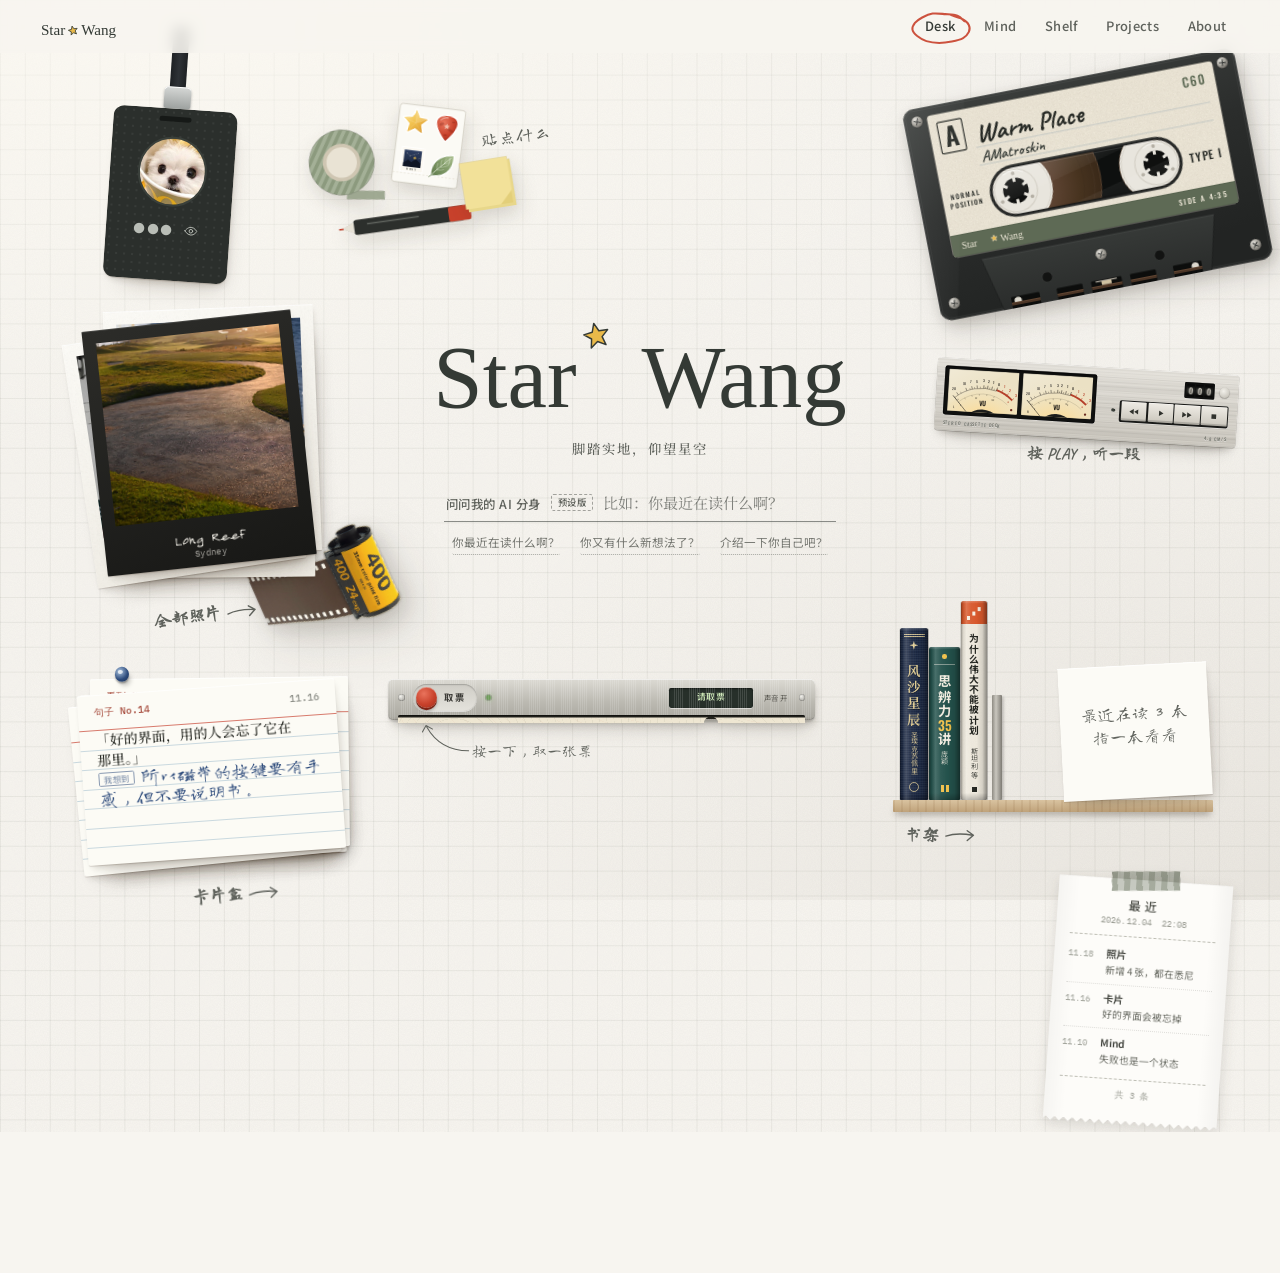
<file: index.html>
<!DOCTYPE html>
<html lang="zh-CN">
<head>
<meta charset="utf-8">
<meta name="viewport" content="width=device-width, initial-scale=1">
<title>Star Wang</title>
<link rel="preconnect" href="https://fonts.googleapis.com">
<link rel="preconnect" href="https://fonts.gstatic.com" crossorigin>
<link href="https://fonts.googleapis.com/css2?family=Caveat:wght@500;700&family=Homemade+Apple&family=IBM+Plex+Mono:wght@400;500;600&family=Long+Cang&family=Noto+Sans+SC:wght@400;500;700&family=Noto+Serif+SC:wght@500;600;700&family=Oswald:wght@400;500;600&display=swap" rel="stylesheet">
<style>
/* VOICE: 一张安静的书桌。先放一盘磁带，再看照片和手边的书
   IDEA: 每个物件只做一件事，并且做得像真的。磁带按真实的走带物理转，电平表按 VU 表的标准指针惯性摆
   PICTURE: 开场只有那盘磁带和它的走带机；照片是一叠洗出来的相纸；书是桌上摞着的三本
   COLOUR and TYPE: 沿用 B 稿的纸面 #F7F5F0、石墨绿 #343A35、苔绿 #5E6A55；只多一种红，印样上圈片用的红蜡笔 #C8412B。
     铝面板、象牙表盘、暖黄背光只属于走带机这一件物件。正文思源黑体，书脊思源宋体，手写龙藏体 + Caveat，仪表数字 Oswald
   LAYOUT: 开场一屏只放磁带和走带机，居中；其余每个模块一屏左右，物件放在留白里 */
:root{
  color-scheme:light dark;
  --desk:light-dark(#F7F5F0,#1C1D1A);
  --gmin:light-dark(rgba(52,58,53,.07),rgba(236,232,223,.05));
  --gmaj:light-dark(rgba(52,58,53,.1),rgba(236,232,223,.08));
  --ink:light-dark(#343A35,#ECE8DF);
  --ink2:light-dark(#5F625C,#B6B2A8);
  --line:light-dark(rgba(52,58,53,.2),rgba(236,232,223,.22));
  --paper:#FDFCF9;--paper2:#F1ECE1;--kraft:#C49D6E;--kraft2:#B98F5E;--sticky:#F2E199;
  --moss:#5E6A55;--terra:#A65B3B;--graphite:#2A2D30;
  --marker:light-dark(#C8412B,#E5715A);
  --sys:#2B4BEE;--sysT:light-dark(#2B4BEE,#8EA1FF);--sysSoft:rgba(43,75,238,.1);
  --eo:cubic-bezier(.23,1,.32,1);--eio:cubic-bezier(.77,0,.175,1);
  --sh:0 1px 1px rgba(48,34,18,.16),0 4px 8px -3px rgba(48,34,18,.18),0 16px 26px -16px rgba(48,34,18,.34);
  --sh-up:0 2px 3px rgba(48,34,18,.12),0 22px 30px -12px rgba(48,34,18,.30),0 46px 64px -30px rgba(48,34,18,.38);
  --noise:none;--grit:none;--brushed:none;--cloth:none;
}
:root[data-theme=light]{color-scheme:light}:root[data-theme=dark]{color-scheme:dark}
*{box-sizing:border-box;min-width:0}
html{scroll-padding-top:64px;scroll-behavior:smooth}
body{margin:0;color:var(--ink);font:16px/1.6 'Noto Sans SC',system-ui,sans-serif;overflow-x:clip;background-color:var(--desk);
  background-image:linear-gradient(var(--gmin) 1px,transparent 1px),linear-gradient(90deg,var(--gmin) 1px,transparent 1px);background-size:28px 28px}
button{font:inherit;color:inherit}
img{display:block;max-width:100%}
.stack img,.rig img,.pile img{-webkit-user-drag:none;user-select:none;-webkit-user-select:none}
:focus-visible{outline:2px solid var(--moss);outline-offset:3px;border-radius:3px}
.skip{position:absolute;left:12px;top:-60px;z-index:99;padding:10px 14px;background:var(--ink);color:var(--desk);border-radius:6px}.skip:focus{top:12px}
.hand{font-family:'Caveat','Long Cang',cursive}.zh{font-family:'Long Cang','Caveat',serif}.mono{font-family:'IBM Plex Mono',ui-monospace,monospace}
.vh{position:absolute!important;width:1px;height:1px;overflow:hidden;clip:rect(0 0 0 0)}

/* menubar：左边签名，右边四个词；当前所在的那一项被红蜡笔圈出来 */
.menubar{position:sticky;top:0;z-index:60;display:flex;align-items:center;justify-content:space-between;gap:16px;height:60px;padding:0 max(calc(var(--vw,1vw) * 3.2),16px);background:color-mix(in srgb,var(--desk) 88%,transparent);backdrop-filter:blur(8px);-webkit-backdrop-filter:blur(8px)}
.sig{font:400 17px/1 'Homemade Apple',cursive;color:var(--ink);text-decoration:none;padding:16px 0 8px;white-space:nowrap}
.nav{display:flex;gap:4px}
.nav a{position:relative;display:inline-flex;align-items:center;height:44px;padding:0 14px;color:var(--ink2);text-decoration:none;font:500 14.5px/1 'Noto Sans SC',sans-serif;letter-spacing:.03em;transition:color 160ms ease}
.nav a[aria-current]{color:var(--ink)}
.nav a:active .tx{scale:.97}
.nav .tx{display:inline-block;transition:scale 120ms var(--eo)}
.nav svg{position:absolute;pointer-events:none;overflow:visible}
.nav .loop{fill:none;stroke:var(--marker);stroke-width:2.3;stroke-linecap:round;stroke-linejoin:round;stroke-dasharray:var(--len);stroke-dashoffset:var(--len);opacity:0;transition:opacity 160ms ease}
.nav a[aria-current] .loop{opacity:.9;stroke-dashoffset:0;transition:stroke-dashoffset 560ms var(--eo),opacity 60ms linear}
.nav .ul{fill:none;stroke:var(--ink2);stroke-width:1.4;stroke-linecap:round;stroke-dasharray:var(--len);stroke-dashoffset:var(--len);transition:stroke-dashoffset 240ms var(--eo)}
@media (hover:hover) and (pointer:fine){.nav a:not([aria-current]):hover{color:var(--ink)}.nav a:not([aria-current]):hover .ul{stroke-dashoffset:0}}

/* selection overlay（保留） */
.sel{position:fixed;left:0;top:0;z-index:58;pointer-events:none;border:1.5px solid var(--sys);opacity:0;transition:opacity 120ms ease}
.sel.show{opacity:1}
.sel i{position:absolute;width:8px;height:8px;background:#fff;border:1.5px solid var(--sys)}
.sel i:nth-child(1){left:-5px;top:-5px}.sel i:nth-child(2){right:-5px;top:-5px}.sel i:nth-child(3){left:-5px;bottom:-5px}.sel i:nth-child(4){right:-5px;bottom:-5px}
.sel b,.sel em{position:absolute;white-space:nowrap;padding:2px 6px;background:var(--sys);color:#fff;font:500 11px/16px 'IBM Plex Mono',monospace;font-style:normal;border-radius:2px}
.sel b{left:-1.5px;top:-24px}.sel em{right:-1.5px;bottom:-24px}

/* page frame */
.sec{max-width:1240px;margin:0 auto;padding:96px max(calc(var(--vw,1vw) * 4),16px) 8px}
.head{display:grid;grid-template-columns:minmax(0,1fr) minmax(0,1.1fr);gap:12px 48px;align-items:end;margin-bottom:26px}
.head h2{margin:0;font:700 26px/1.3 'Noto Sans SC',sans-serif}
.head p{margin:0;color:var(--ink2);font-size:15px;max-width:34em}
.head ul{grid-column:1/-1;margin:4px 0 0;padding:0;list-style:none;display:flex;flex-wrap:wrap;gap:6px 24px;font-size:13.5px;color:var(--ink2)}
.head li::before{content:'· ';color:var(--sysT);font-weight:700}
.mat{position:relative;min-height:var(--h,520px)}
.foot{font:500 12px/1.5 'Noto Sans SC';color:var(--ink2)}
.obj{position:absolute;touch-action:none;user-select:none;-webkit-user-select:none;cursor:grab;transition:scale 180ms var(--eo)}
.obj.lifted{cursor:grabbing;scale:1.03;z-index:40}
.surf{box-shadow:var(--sh);transition:box-shadow 220ms var(--eo)}
.obj.lifted .surf{box-shadow:var(--sh-up)}

/* ── 开场：磁带 + 走带机 ── */
.hero{position:relative;min-height:calc(calc(var(--vh,1vh) * 100) - 60px);display:grid;place-items:center;padding:24px max(calc(var(--vw,1vw) * 4),16px) 72px}
.player{position:relative;width:min(640px,calc(var(--vw,1vw) * 92));display:grid;gap:30px;justify-items:center}
.cassette{position:relative;display:block;width:100%;padding:0;border:0;background:none;cursor:pointer;rotate:-2deg;translate:-14px 0;
  filter:drop-shadow(0 1px 1px rgba(28,22,14,.3)) drop-shadow(0 8px 10px rgba(28,22,14,.16)) drop-shadow(0 24px 26px rgba(28,22,14,.14));
  transition:transform 260ms var(--eo),filter 260ms var(--eo)}
.cassette svg{display:block;width:100%;height:auto}
.cassette:active{transform:scale(.99)}
@media (hover:hover) and (pointer:fine){.cassette:hover{transform:translateY(-4px);filter:drop-shadow(0 1px 1px rgba(28,22,14,.3)) drop-shadow(0 12px 14px rgba(28,22,14,.17)) drop-shadow(0 34px 34px rgba(28,22,14,.15))}}
.cassette:focus-visible{outline-offset:8px;border-radius:12px}

.deck{position:relative;width:100%;display:grid;grid-template-columns:auto minmax(0,1fr);gap:12px 22px;align-items:center;padding:16px 18px 12px;border-radius:7px;color:#45473F;
  background-color:#D6D3CB;
  background-image:linear-gradient(180deg,rgba(255,255,255,.5),rgba(255,255,255,0) 3px,rgba(255,255,255,0) calc(100% - 4px),rgba(0,0,0,.12)),var(--brushed),linear-gradient(180deg,#E3E0D9,#CBC7BE);
  box-shadow:inset 0 0 0 1px rgba(255,255,255,.3),0 1px 1px rgba(28,22,14,.28),0 12px 20px -12px rgba(28,22,14,.38),0 30px 40px -30px rgba(28,22,14,.3)}
.meters{display:flex;gap:7px;padding:7px;border-radius:5px;background:#111211;box-shadow:inset 0 2px 7px rgba(0,0,0,.85),0 1px 0 rgba(255,255,255,.65),0 -1px 0 rgba(0,0,0,.18)}
.vu{display:block;width:150px;height:90px;border-radius:2px}
.ctl{display:grid;gap:12px;justify-items:end}
.ctop{display:flex;align-items:center;gap:10px}
.counter{display:flex;gap:2px;padding:4px;border-radius:3px;background:#111211;box-shadow:inset 0 1px 4px rgba(0,0,0,.85),0 1px 0 rgba(255,255,255,.65)}
.drum{position:relative;width:17px;height:26px;overflow:hidden;border-radius:1px;background:linear-gradient(180deg,#0B0C0B,#2B2C2A 50%,#0B0C0B)}
.drum i{position:absolute;left:0;top:0;width:100%;display:flex;flex-direction:column;font:500 18px/26px 'Oswald',sans-serif;font-style:normal;color:#EEE9DC;text-align:center;will-change:transform}
.drum::after{content:'';position:absolute;inset:0;background:linear-gradient(180deg,rgba(0,0,0,.6),rgba(0,0,0,0) 34%,rgba(0,0,0,0) 66%,rgba(0,0,0,.6))}
.rst{width:22px;height:22px;padding:0;border:0;border-radius:50%;cursor:pointer;background:radial-gradient(circle at 40% 35%,#F2F0EA,#B9B5AB);box-shadow:0 1px 2px rgba(0,0,0,.35),inset 0 -1px 1px rgba(0,0,0,.2)}
.rst:active{scale:.94}
.krow{display:flex;align-items:center;gap:10px}
.led{width:7px;height:7px;border-radius:50%;background:#3C413B;box-shadow:inset 0 1px 1px rgba(0,0,0,.6),0 1px 0 rgba(255,255,255,.5);transition:background 120ms ease,box-shadow 120ms ease}
.led.on{background:#8CE09C;box-shadow:0 0 7px 1px rgba(110,215,130,.75)}
.keys{display:flex;gap:3px;padding:3px;border-radius:4px;background:#191A18;box-shadow:0 1px 0 rgba(255,255,255,.6)}
.key{display:grid;place-items:center;width:54px;height:40px;padding:0;border:0;border-radius:2px;cursor:pointer;color:#30322D;
  background:linear-gradient(180deg,#EEEBE4,#CBC7BD);box-shadow:inset 0 1px 0 rgba(255,255,255,.9),inset 0 -4px 0 rgba(0,0,0,.16);transition:transform 80ms ease,box-shadow 80ms ease,background 80ms ease}
.key svg{width:20px;height:12px;fill:currentColor}
.key:active,.key[aria-pressed=true]{transform:translateY(2px);background:linear-gradient(180deg,#DAD6CD,#C3BFB5);box-shadow:inset 0 2px 3px rgba(0,0,0,.28),inset 0 -1px 0 rgba(0,0,0,.08)}
.key:focus-visible{outline:2px solid var(--moss);outline-offset:2px}
.eng{font:500 9.5px/1 'Oswald',sans-serif;letter-spacing:.2em;text-transform:uppercase;color:#6E7068;text-shadow:0 1px 0 rgba(255,255,255,.55)}
.deckfoot{grid-column:1/-1;display:flex;justify-content:space-between;align-items:center;padding-top:2px}
.note{position:absolute;left:calc(100% + 22px);bottom:28px;width:150px;color:var(--ink2);pointer-events:none;transition:opacity 400ms ease}
.note span{display:block;font:700 27px/1.1 'Caveat','Long Cang',cursive;color:var(--ink);rotate:-4deg;margin:0 0 4px 14px}
.note svg{display:block;width:110px;height:56px;overflow:visible}
.note.gone{opacity:0}

/* ── 照片：一叠洗出来的相纸 ── */
.pile{--pw:min(560px,calc(var(--vw,1vw) * 84));position:relative;height:calc(var(--pw) * 1.02 + 40px);outline:none}
.pile:focus-visible .pp.top{outline:2px solid var(--moss);outline-offset:4px}
.pp{position:absolute;left:50%;top:50%;margin:0;padding:calc(var(--pw) * .036) calc(var(--pw) * .036) 0;background:var(--paper);border-radius:1.5px;color:#2C2F2B;box-shadow:var(--sh);
  user-select:none;-webkit-user-select:none;touch-action:pan-y;cursor:pointer;will-change:transform}
.pp::after{content:'';position:absolute;inset:0;background:var(--noise);background-size:160px;mix-blend-mode:multiply;opacity:.35;pointer-events:none;border-radius:inherit}
.pp.l{width:var(--pw)}.pp.p{width:calc(var(--pw) * .62)}
.pp.top{cursor:grab}.pp.lifted{cursor:grabbing;box-shadow:var(--sh-up)}
.ppi{display:block;overflow:hidden;background:#CFC9BC;box-shadow:inset 0 0 0 1px rgba(0,0,0,.06)}
.pp.l .ppi{aspect-ratio:3/2}.pp.p .ppi{aspect-ratio:2/3}
.ppi img{width:100%;height:100%;object-fit:cover}
.pp figcaption{display:flex;justify-content:space-between;align-items:baseline;gap:12px;height:calc(var(--pw) * .1);padding:0 2px;font:500 clamp(19px,calc(var(--pw) * .046),26px)/1 'Caveat','Long Cang',cursive;color:#2C2F2B;align-items:center}
.pp figcaption small{font:400 10.5px/1 'IBM Plex Mono',monospace;color:#80837D;white-space:nowrap}
.pcount{position:absolute;right:max(0px,calc(50% - var(--pw) * .62));bottom:6px;font:500 22px/1 'Caveat',cursive;color:var(--ink2);rotate:-3deg}

/* ── 在读：桌上摞着的三本书 ── */
.bookdesk{display:flex;justify-content:center;padding:84px 0 36px}
.books{position:relative;display:flex;flex-direction:column;align-items:center;width:min(560px,100%)}
.bk{position:relative;display:flex;align-items:center;gap:14px;width:calc(min(560px,calc(var(--vw,1vw) * 100) - 2 * max(calc(var(--vw,1vw) * 4),16px) - 28px) * var(--wf));height:var(--h);padding:0 18px 0 24px;margin-top:-1px;border-radius:3px 2px 2px 3px;color:var(--fc);outline:none;z-index:var(--z,1);
  --shade:linear-gradient(180deg,rgba(0,0,0,.22),rgba(255,255,255,.2) 14%,rgba(255,255,255,.06) 38%,rgba(0,0,0,0) 58%,rgba(0,0,0,.34));
  background-color:var(--c);
  background-image:var(--shade),var(--cloth);
  box-shadow:inset 0 1px 0 rgba(255,255,255,.18),0 1px 1px rgba(28,22,14,.28),0 6px 8px -6px rgba(28,22,14,.42);
  translate:var(--x,0px) 0;rotate:var(--r,0deg);transition:translate 260ms var(--eo)}
.bk:last-child{box-shadow:inset 0 1px 0 rgba(255,255,255,.18),0 1px 1px rgba(28,22,14,.3),0 10px 14px -8px rgba(28,22,14,.4),0 22px 28px -22px rgba(28,22,14,.4)}
.bk .t{font:600 clamp(15px,calc(var(--h) * .4),21px)/1 'Noto Serif SC',serif;letter-spacing:.34em;white-space:nowrap;text-shadow:0 -1px 0 rgba(0,0,0,.28),0 1px 0 rgba(255,255,255,.12)}
.bk .a{margin-left:auto;font:400 12.5px/1 'Noto Sans SC',sans-serif;letter-spacing:.14em;opacity:.8;white-space:nowrap}
.bk .m{flex:0 0 auto;width:18px;height:18px;opacity:.85}
.bk.rules{background-image:linear-gradient(90deg,transparent 9px,var(--fc) 9px 10px,transparent 10px 13px,var(--fc) 13px 14px,transparent 14px calc(100% - 14px),var(--fc) calc(100% - 14px) calc(100% - 13px),transparent calc(100% - 13px) calc(100% - 10px),var(--fc) calc(100% - 10px) calc(100% - 9px),transparent calc(100% - 9px)),var(--shade),var(--cloth)}
.bk.band::before{content:'';position:absolute;left:32px;top:0;bottom:0;width:9px;background:#A3462F;box-shadow:inset 0 1px 0 rgba(255,255,255,.2)}
.bk.band .t{margin-left:40px}
@media (hover:hover) and (pointer:fine){.bk:hover{translate:calc(var(--x,0px) + 18px) 0}}
.bk:focus-visible{translate:calc(var(--x,0px) + 18px) 0;box-shadow:0 0 0 2px var(--moss),0 6px 8px -6px rgba(28,22,14,.42)}
.rib{position:absolute;left:4px;top:calc(100% - 4px);width:9px;height:84px;background:linear-gradient(90deg,#7A2F23,#9C4232 50%,#7A2F23);clip-path:polygon(0 0,100% 0,100% 100%,50% 86%,0 100%);rotate:-3deg;transform-origin:top;z-index:3;pointer-events:none}
.pencil{position:relative;z-index:4;width:min(320px,62%);height:19px;margin-bottom:-4px;rotate:-3.5deg;translate:-30px 0;filter:drop-shadow(0 3px 2px rgba(28,22,14,.3))}
.pencil svg{display:block;width:100%;height:100%}


/* ── 保留的模块：工牌 / Thoughts to Things / 收集册 ── */
/* ④ badge */
.rig{position:absolute;left:140px;top:-60px;width:220px;height:500px;transform-origin:110px 0;will-change:transform;cursor:grab}
.strap{position:absolute;left:96px;top:0;width:28px;height:170px;background:linear-gradient(90deg,#1E2124,#2E3236 50%,#1E2124);display:flex;justify-content:center;padding-top:40px}
.strap span{writing-mode:vertical-rl;font:600 8px/1 'IBM Plex Mono';letter-spacing:.32em;color:#8E948E}
.clip{position:absolute;left:92px;top:162px;width:36px;height:30px;border-radius:6px 6px 4px 4px;background:linear-gradient(#D6D8D6,#9DA19F);box-shadow:inset 0 1px 0 #FFF,0 2px 3px rgba(0,0,0,.3)}
.card3d{position:absolute;left:0;top:192px;width:220px;height:308px;perspective:1200px}
.card3d .in{position:absolute;inset:0;transform-style:preserve-3d;transition:transform 480ms var(--eio)}
.rig.flip .card3d .in{transform:rotateY(180deg)}
.bf{position:absolute;inset:0;border-radius:14px;backface-visibility:hidden;-webkit-backface-visibility:hidden;overflow:hidden;background-color:#2B2F2C;background-image:radial-gradient(rgba(255,255,255,.06) 1px,transparent 1.2px);background-size:9px 9px;color:#EEEAE0;padding:30px 20px 18px;box-shadow:var(--sh)}
.bf.back{transform:rotateY(180deg)}
.slot{position:absolute;left:86px;top:12px;width:48px;height:8px;border-radius:4px;background:#161917}
.bf h4{margin:6px 0 2px;font:700 25px/1.2 'Noto Sans SC'}
.bf .role{font-size:12.5px;color:#B9BDB6}
.avatar{width:124px;height:124px;margin:18px auto 0;border-radius:50%;overflow:hidden;border:3px solid #3A403B}
.avatar img{width:100%;height:100%;object-fit:cover;filter:grayscale(.15) contrast(1.05)}
.holo{position:absolute;right:16px;bottom:16px;width:44px;height:44px;border-radius:50%;background:conic-gradient(from var(--ha,0deg),#E7B7A6,#C9D8B6,#B9CDE0,#E4D3A8,#E7B7A6);opacity:.85}
.bcode{position:absolute;left:20px;bottom:20px;width:96px;height:26px;background:repeating-linear-gradient(90deg,#EEEAE0 0 2px,transparent 2px 4px,#EEEAE0 4px 5px,transparent 5px 8px,#EEEAE0 8px 11px,transparent 11px 13px);opacity:.7}
.tl{list-style:none;margin:14px 0 0;padding:0;display:grid;gap:12px;font-size:12.5px}
.tl li{display:grid;grid-template-columns:62px 1fr;gap:8px}.tl b{font:600 11px/1.5 'IBM Plex Mono';color:#A9C29B}
/* ⑤ thoughts to things */
.ttt{display:grid;grid-template-columns:minmax(0,250px) minmax(0,1fr);gap:28px;align-items:start}
.qs{display:grid;gap:12px}
.q{position:relative;display:block;width:100%;padding:16px 16px 14px;border:0;border-radius:2px;background:var(--paper);color:#23262A;text-align:left;cursor:pointer;box-shadow:var(--sh);transition:transform 200ms var(--eo),box-shadow 200ms var(--eo)}
.q:nth-child(2){transform:rotate(.8deg)}.q:nth-child(3){transform:rotate(-.6deg)}
.q[aria-pressed=true]{box-shadow:0 0 0 2px var(--sys),var(--sh-up)}
.q b{display:block;font:700 16px/1.45 'Noto Sans SC'}
.q small{display:flex;align-items:center;gap:6px;margin-top:8px;font:500 11px 'IBM Plex Mono';color:#6A6E68}
.grow{display:inline-flex;gap:3px}.grow i{width:9px;height:9px;border-radius:50%;border:1.5px solid var(--sys)}.grow i.f{background:var(--sys)}
.path{position:relative}
.graph{display:block;width:100%;height:96px;overflow:visible}
.graph .ln{fill:none;stroke:var(--sysT);stroke-width:2}
.graph .ln.todo{stroke-dasharray:4 5;opacity:.5}
.graph .dot{fill:var(--desk);stroke:var(--sysT);stroke-width:2;cursor:pointer;transition:r 160ms ease}
.graph .dot.f{fill:var(--sysT)}.graph .dot.hi{r:8}
.graph text{font:500 11px 'IBM Plex Mono';fill:var(--ink2)}
.graph .draw{stroke-dasharray:var(--len);stroke-dashoffset:var(--len);animation:draw 900ms var(--eo) forwards}
@keyframes draw{to{stroke-dashoffset:0}}
.cols{display:grid;grid-template-columns:repeat(4,minmax(0,1fr));gap:18px;margin-top:4px}
.col{display:flex;flex-direction:column;gap:14px;min-height:300px}
.colh{font:600 12px 'IBM Plex Mono';color:var(--sysT);display:flex;justify-content:space-between;border-top:1.5px solid var(--sysT);padding-top:6px}
.colh small{color:var(--ink2);font-weight:500}
.card{position:relative;display:block;width:100%;padding:0;border:0;background:none;text-align:left;cursor:pointer;color:#23262A;transition:transform 200ms var(--eo)}
@media (hover:hover) and (pointer:fine){.card:hover{transform:translateY(-3px)}}
.card.hi .cs{box-shadow:0 0 0 2px var(--sys),var(--sh-up)}
.cs{display:block;background:var(--paper);border-radius:2px;box-shadow:var(--sh);transition:box-shadow 200ms var(--eo)}
.c-spark .cs{padding:8px 16px 14px;background:#FFFDF7;background-image:linear-gradient(transparent 27px,#C9D6E3 27px,#C9D6E3 28px,transparent 28px);background-size:100% 28px;background-position:0 8px;line-height:28px}
.c-spark .kind{display:block;line-height:28px}
.c-spark .qm{display:block;font:700 52px/56px 'Caveat';color:var(--terra)}
.c-spark b{display:block;font:700 15px/28px 'Noto Sans SC'}
.c-note .cs{padding:14px 14px 12px;border-top:3px solid var(--moss)}
.c-note b{display:block;font:700 15px/1.45 'Noto Sans SC';margin:6px 0 4px}
.c-note p{margin:0;font-size:13px;line-height:1.65;color:#4E524D}
.badge{display:inline-flex;align-items:center;gap:5px;font:500 11px 'IBM Plex Mono';color:#566A4B}
.c-exp .cs{background:light-dark(#FFFFFF,#22252A);color:var(--ink);border:1px solid rgba(43,75,238,.4);box-shadow:none}
.c-thing .cover{display:block;aspect-ratio:4/3;overflow:hidden;position:relative}
.c-thing .cover img{width:100%;height:100%;object-fit:cover}
.c-thing .meta{display:block;padding:10px 12px 12px}
.c-thing b{display:block;font:700 15px/1.4 'Noto Sans SC'}
.c-thing small{font:500 11px 'IBM Plex Mono';color:#6A6E68}
.empty{padding:16px;border:1.5px dashed var(--line);border-radius:4px;color:var(--ink2);font-size:13px;text-align:center}
.empty b{display:block;font:700 19px/1.2 'Caveat','Long Cang';color:var(--ink);margin-bottom:4px}
.sim{padding:12px}
.sim h4{margin:0 0 6px;font:600 12.5px 'IBM Plex Mono';color:var(--sysT);display:flex;justify-content:space-between}
.simsvg{display:block;width:100%;height:118px}
.simsvg circle.s{fill:var(--desk);stroke:var(--ink2);stroke-width:1.5;transition:fill 160ms ease,stroke 160ms ease}
.simsvg circle.s.on{fill:var(--sys);stroke:var(--sys)}
.simsvg text{font:500 10px 'Noto Sans SC';fill:var(--ink)}
.simsvg path{fill:none;stroke:var(--ink2);stroke-width:1.2}
.simlog{display:flex;flex-wrap:wrap;gap:3px;min-height:46px;margin:6px 0}
.simlog i{font:normal 500 10px/1 'IBM Plex Mono';padding:3px 4px;border-radius:3px;background:var(--sysSoft);color:var(--sysT)}
.simlog i.bad{background:rgba(173,86,54,.14);color:var(--terra)}
.simres{font:500 11.5px/1.4 'IBM Plex Mono';color:var(--ink2);min-height:16px}
.reader{display:flex;gap:0;margin-top:26px;min-height:0;overflow-x:auto}
.pane{flex:0 0 420px;max-width:calc(var(--vw,1vw) * 92);min-height:360px;padding:24px 26px;background:var(--paper);color:#23262A;border-left:1px solid #E2DACB;box-shadow:var(--sh);animation:pane 220ms var(--eo)}
@keyframes pane{from{opacity:0;transform:translateX(18px)}}
.pane.still{animation:none}
.pane.mini{flex:0 0 46px;padding:16px 0;display:flex;justify-content:center;cursor:pointer;writing-mode:vertical-rl;font:600 13px 'Noto Sans SC';color:#575B56;animation:none;border:0;border-left:1px solid #E2DACB}
.pane h3{margin:4px 0 10px;font:700 21px/1.35 'Noto Sans SC'}
.pane p{margin:0 0 12px;font:400 15px/1.85 'Noto Serif SC',serif;color:#33362F}
.pane .lk{display:flex;flex-wrap:wrap;gap:6px;margin-top:6px}
.pane .lk button{min-height:32px;padding:0 10px;border:1px solid #CFC7B8;border-radius:999px;background:transparent;color:#23262A;cursor:pointer;font-size:12.5px}
.pane .lk button:hover{border-color:var(--sys);color:var(--sys)}
.pane .x{float:right;width:34px;height:34px;border:0;background:none;cursor:pointer;color:#575B56;border-radius:50%}
.kind{font:500 11px 'IBM Plex Mono';color:#7A7E78}
/* ⑥ collection */
.chhead{display:flex;flex-wrap:wrap;align-items:baseline;justify-content:space-between;gap:10px 20px;margin-bottom:16px}
.chhead .chips{display:flex;flex-wrap:wrap;gap:6px}
.fchip{min-height:34px;padding:0 13px;border:1px solid var(--line);border-radius:999px;background:transparent;cursor:pointer;font-size:13px;transition:background 140ms ease,color 140ms ease}
.fchip[aria-pressed=true]{background:var(--ink);color:var(--desk)}
.blocks{display:grid;grid-template-columns:repeat(auto-fill,minmax(196px,1fr));gap:34px 26px}
.blk{display:flex;flex-direction:column;gap:8px;border:0;padding:0;background:none;text-align:left;cursor:pointer;color:var(--ink)}
.blk[hidden]{display:none}
.bx{position:relative;aspect-ratio:1;display:flex;align-items:center;justify-content:center;transition:transform 200ms var(--eo)}
@media (hover:hover) and (pointer:fine){.blk:hover .bx{transform:translateY(-3px)}}
.mount{position:relative;background:var(--paper);padding:10px;box-shadow:var(--sh);max-width:100%;max-height:100%}
.mount img{display:block;max-width:100%;max-height:170px;object-fit:cover}
.corner{position:absolute;width:17px;height:17px;background:#2E2A25;z-index:2}
.corner.a{left:-5px;top:-5px;clip-path:polygon(0 0,100% 0,0 100%)}.corner.b{right:-5px;top:-5px;clip-path:polygon(0 0,100% 0,100% 100%)}
.corner.c{left:-5px;bottom:-5px;clip-path:polygon(0 0,0 100%,100% 100%)}.corner.d{right:-5px;bottom:-5px;clip-path:polygon(100% 0,100% 100%,0 100%)}
.bt{font:500 13px/1.35 'Noto Sans SC'}
.bm{font:500 10.5px 'IBM Plex Mono';color:var(--ink2);display:flex;justify-content:space-between}
.bquote{width:88%;padding:18px 16px;background:#EDE6D6;color:#3A342C;font:500 13.5px/1.7 'IBM Plex Mono';box-shadow:var(--sh)}
.bcolor{width:80%;aspect-ratio:1;display:grid;grid-template-rows:2fr 1fr 1fr;box-shadow:var(--sh)}
.bcolor span{display:flex;align-items:flex-end;padding:6px 8px;font:500 10.5px 'IBM Plex Mono';color:#fff}
.blink{width:86%;padding:14px;background:var(--paper);color:#23262A;box-shadow:var(--sh);border-radius:2px}
.blink .fav{width:30px;height:30px;border-radius:6px;background:var(--sys);color:#fff;display:flex;align-items:center;justify-content:center;font:700 15px 'IBM Plex Mono';margin-bottom:10px}
.bsound{width:86%;padding:14px;background:#23262A;color:#E6E1D6;border-radius:3px;box-shadow:var(--sh)}
.bsound svg{display:block;width:100%;height:56px}
.bui{width:86%;padding:18px;background:light-dark(#FFFFFF,#22252A);border:1px solid rgba(43,75,238,.35);border-radius:10px;display:grid;gap:12px;justify-items:center}
.tog{position:relative;width:54px;height:30px;border-radius:15px;border:0;background:#C9C3B6;cursor:pointer;transition:background 200ms ease}
.tog::after{content:'';position:absolute;left:3px;top:3px;width:24px;height:24px;border-radius:50%;background:#fff;box-shadow:0 1px 3px rgba(0,0,0,.3);transition:transform 220ms var(--eo)}
.tog[aria-checked=true]{background:var(--sys)}.tog[aria-checked=true]::after{transform:translateX(24px)}
.rng{width:100%;accent-color:var(--sys)}
.bempty{width:86%;aspect-ratio:1;border:1.5px dashed var(--line);border-radius:6px;display:flex;flex-direction:column;align-items:center;justify-content:center;gap:4px;color:var(--ink2);font-size:12.5px;text-align:center;padding:10px}
.bempty b{font:700 40px/1 'Caveat';color:var(--sysT)}
.modal{position:fixed;inset:0;z-index:80;display:none;align-items:center;justify-content:center;padding:calc(var(--vw,1vw) * 4);background:rgba(20,22,28,.35)}
.modal.show{display:flex}
.mbox{display:grid;grid-template-columns:minmax(0,1.3fr) minmax(0,1fr);width:min(860px,calc(var(--vw,1vw) * 96));max-height:calc(var(--vh,1vh) * 90);overflow:auto;background:light-dark(#FBF9F4,#24262B);color:var(--ink);border-radius:10px;box-shadow:0 40px 90px -30px rgba(0,0,0,.6);animation:pin 200ms var(--eo)}
.mprev{display:flex;align-items:center;justify-content:center;min-height:360px;padding:30px;background-color:var(--desk);background-image:linear-gradient(var(--gmin) 1px,transparent 1px),linear-gradient(90deg,var(--gmin) 1px,transparent 1px);background-size:24px 24px}
.mprev img{max-height:420px;width:auto;box-shadow:var(--sh)}
.minfo{padding:26px 24px;display:flex;flex-direction:column;gap:10px}
.minfo h3{margin:0;font:700 20px/1.35 'Noto Sans SC'}
.minfo dl{margin:0;display:grid;grid-template-columns:auto 1fr;gap:6px 14px;font-size:13px}
.minfo dt{font:500 11px/1.9 'IBM Plex Mono';color:var(--sysT)}.minfo dd{margin:0}
.btn{display:inline-flex;align-items:center;justify-content:center;min-height:40px;padding:0 14px;border:1px solid var(--ink);border-radius:999px;background:transparent;cursor:pointer;font-size:13px;transition:background 160ms ease,color 160ms ease,scale 140ms var(--eo)}
.btn:active{scale:.97}.btn.sys{border-color:var(--sys);color:var(--sysT)}.btn.sys[aria-pressed=true]{background:var(--sys);color:#fff}
@media (hover:hover) and (pointer:fine){.btn:hover{background:var(--ink);color:var(--desk)}.btn.sys:hover{background:var(--sys);color:#fff}}

@media (max-width:899px){.ttt{grid-template-columns:minmax(0,1fr)}.qs{grid-template-columns:repeat(auto-fit,minmax(200px,1fr))}.cols{grid-template-columns:repeat(2,minmax(0,1fr))}.graph{display:none}.head{grid-template-columns:minmax(0,1fr)}.note{display:none}}
@media (max-width:899px){
  .mat.free{min-height:0!important;display:flex;flex-direction:column;align-items:center;gap:40px;padding:20px 0}
  .mat.free>.rig{position:relative!important;left:auto!important;top:auto!important;right:auto!important;margin:0!important;transform:none!important}
  .rig{margin-top:-40px!important}.mat.badgemat{min-height:440px!important}
  .cols{grid-template-columns:minmax(0,1fr)}.pane{flex-basis:calc(var(--vw,1vw) * 88)}
  .mbox{grid-template-columns:minmax(0,1fr)}
}
@media (max-width:899px){
  .deck{grid-template-columns:minmax(0,1fr);justify-items:stretch}
  .meters{justify-content:center}.vu{width:calc(50% - 4px);height:auto;aspect-ratio:5/3}
  .ctl{grid-auto-flow:column;justify-content:space-between;align-items:center}
  .key{width:clamp(44px,calc(var(--vw,1vw) * 13),54px)}
  .nav a{padding:0 9px}.sig{font-size:15px}
  .hero{min-height:0;padding-top:40px}
  .cassette{translate:0 0;rotate:-1.2deg}
  .ctl{justify-items:center}
}
@media (max-width:899px){.blocks{grid-template-columns:repeat(2,minmax(0,1fr));gap:24px 14px}.bquote{font-size:12px;padding:12px}}
@media (max-width:899px){.ctl{grid-auto-flow:row;justify-items:center}.bk .a{display:none}}
@media (prefers-reduced-motion:reduce){html{scroll-behavior:auto}*,*::before,*::after{animation-duration:1ms!important;animation-iteration-count:1!important;transition-duration:1ms!important}}

/* ── 路由：一次只显示一页 ── */
.page[hidden]{display:none}
::view-transition-old(root),::view-transition-new(root){animation-duration:260ms;animation-timing-function:cubic-bezier(.23,1,.32,1)}
::view-transition-group(*){animation-duration:420ms;animation-timing-function:cubic-bezier(.23,1,.32,1)}

/* ── 首页：一张书桌，正中是你 ── */
.home{position:relative;width:1360px;max-width:100%;margin:0 auto;height:1200px}
.home>*{position:absolute}
.hid{left:50%;top:112px;width:500px;margin-left:-272px;z-index:2}
.hplayer{right:1.6%;top:22px;width:358px;rotate:4deg}
.hplayer .player{zoom:.56}
.hplayer .note{display:none}
.playcap{margin:12px 0 0;rotate:-4deg;text-align:center;font:700 20px/1 'Caveat','Long Cang',cursive;color:var(--ink2)}
.hphotos{left:3%;top:22px;width:340px;rotate:-3deg}
.hphotos .door{position:absolute;left:0;top:296px;rotate:-5deg;white-space:nowrap}
.hphotos .pile{--pw:250px;height:300px}
.hphotos .pcount{right:auto;left:calc(50% + 70px);bottom:-14px;font-size:20px}
.pile .pp figcaption{transition:color 200ms ease}.pile .pp:not(.top) figcaption,.pile .pp:not(.top) figcaption small{color:transparent}
.hcards{left:6.5%;top:468px;width:330px;rotate:2.5deg}
.hcards .door{margin-left:150px;rotate:-3deg}
.hcards .cstack{height:250px}
.hbooks{right:6%;top:596px;width:370px;rotate:-3deg;display:block;text-decoration:none;color:inherit}
.hbooks .books{zoom:.64;width:560px}
.hbooks .bookdesk{padding:0}
.hlog{left:6.5%;top:900px;width:330px;padding:26px 22px 26px;background:#FDFCF7;rotate:1.8deg;font:400 12px/1.5 'IBM Plex Mono',monospace;color:#5F625C;box-shadow:var(--sh);clip-path:polygon(0 0,100% 0,100% calc(100% - 6px),96% 100%,92% calc(100% - 6px),88% 100%,84% calc(100% - 6px),80% 100%,76% calc(100% - 6px),72% 100%,68% calc(100% - 6px),64% 100%,60% calc(100% - 6px),56% 100%,52% calc(100% - 6px),48% 100%,44% calc(100% - 6px),40% 100%,36% calc(100% - 6px),32% 100%,28% calc(100% - 6px),24% 100%,20% calc(100% - 6px),16% 100%,12% calc(100% - 6px),8% 100%,4% calc(100% - 6px),0 100%);filter:drop-shadow(0 6px 8px rgba(48,34,18,.18))}

/* 扉页：「这张桌子属于」 */
.idpage{position:relative;padding:40px 46px 26px;background:#FDFCF7;color:#2E302C;rotate:-2deg;box-shadow:var(--sh)}
.idpage::before{content:'';position:absolute;inset:14px;border:1.5px solid #5E6A55;outline:1px solid #5E6A55;outline-offset:-5px;pointer-events:none;opacity:.8}
.idpage::after{content:'';position:absolute;inset:0;background:var(--noise);background-size:160px;mix-blend-mode:multiply;opacity:.3;pointer-events:none}
.idhead{position:relative;margin:4px 0 18px;font:600 15px/1 'Noto Serif SC',serif;letter-spacing:.42em;color:#5E6A55}
.idform{position:relative;margin:0;display:grid;gap:4px}
.idrow{display:grid;grid-template-columns:52px minmax(0,1fr);align-items:end;gap:10px}
.idrow dt{padding-bottom:6px;font:500 13px/1 'Noto Sans SC',sans-serif;color:#6B6E67;letter-spacing:.1em}
.idrow dd{margin:0;min-height:40px;padding:0 4px 3px;border-bottom:1.5px dotted rgba(46,48,44,.4);font:400 23px/36px 'Caveat','Long Cang',cursive;color:#2C4A7B;white-space:nowrap;overflow:hidden;text-overflow:ellipsis}
.idrow.big dd{min-height:58px;font:400 31px/54px 'Homemade Apple',cursive;color:#23324F;overflow:visible}
.idfoot{position:relative;display:flex;justify-content:space-between;align-items:center;margin-top:12px}
.idfoot .door{margin-top:0;color:#5F625C}
@media (hover:hover) and (pointer:fine){.idfoot .door:hover{color:#2E302C}}
.idseal{display:grid;place-content:center;width:84px;height:84px;margin:-18px 4px -10px 0;border:2.5px solid var(--marker);border-radius:50%;outline:1px solid var(--marker);outline-offset:-8px;color:var(--marker);text-align:center;rotate:-13deg;opacity:.86;-webkit-mask-image:var(--grit);mask-image:var(--grit);-webkit-mask-size:130px;mask-size:130px}
.idseal b{font:400 21px/1 'Long Cang',serif}.idseal small{margin-top:3px;font:400 13px/1 'Long Cang',serif}
.idphoto{position:absolute;right:-40px;top:-22px;width:150px;margin:0;padding:7px 7px 24px;background:#fff;rotate:5deg;box-shadow:0 1px 2px rgba(0,0,0,.16),0 10px 16px -10px rgba(0,0,0,.35);z-index:2}
.idphoto img{width:100%;aspect-ratio:4/5;object-fit:cover;object-position:50% 30%}
.idtape{position:absolute;left:50%;top:-10px;width:74px;height:22px;margin-left:-37px;background:rgba(214,222,196,.8);rotate:-4deg;clip-path:polygon(0 0,100% 6%,98% 30%,100% 55%,97% 80%,100% 100%,0 94%,3% 70%,0 45%,2% 20%);z-index:1}

/* ── DIY 层 ── */
.ink,.diy{position:absolute;inset:0;width:100%;height:100%;overflow:visible;pointer-events:none}
.ink{z-index:29}.diy{z-index:30}
.ink path{fill:none;stroke:var(--pen,#3B403C);stroke-width:2.4;stroke-linecap:round;stroke-linejoin:round;opacity:.9}
.diy>*{position:absolute;pointer-events:auto;cursor:grab;touch-action:none}
.diy>.lifted{cursor:grabbing;z-index:5;scale:1.04}
.diy>.gone{animation:poof 160ms ease-out forwards}
@keyframes poof{to{opacity:0;scale:.8}}
.dtape{height:26px;transform-origin:0 50%;mix-blend-mode:multiply;clip-path:polygon(0 4%,3px 22%,0 42%,3px 60%,0 80%,2px 100%,calc(100% - 2px) 96%,100% 78%,calc(100% - 3px) 58%,100% 38%,calc(100% - 2px) 18%,100% 0)}
.tp0{background:repeating-linear-gradient(90deg,rgba(255,255,255,.14) 0 2px,transparent 2px 7px),rgba(222,203,160,.8)}
.tp1{background-color:rgba(234,168,160,.75);background-image:linear-gradient(rgba(255,255,255,.5) 1px,transparent 1px),linear-gradient(90deg,rgba(255,255,255,.5) 1px,transparent 1px);background-size:8px 8px}
.tp2{background:repeating-linear-gradient(45deg,rgba(150,168,128,.8) 0 6px,rgba(214,222,196,.8) 6px 12px)}
.tp3{background-color:rgba(158,190,214,.78);background-image:radial-gradient(rgba(255,255,255,.8) 1.6px,transparent 2px);background-size:10px 10px}
.dst svg{display:block;width:78px;height:78px;filter:drop-shadow(0 1px 1px rgba(0,0,0,.22)) drop-shadow(0 4px 5px rgba(0,0,0,.14))}
.dstamp{display:grid;place-content:center;width:96px;height:96px;border:3px solid var(--marker);border-radius:50%;outline:1.2px solid var(--marker);outline-offset:-9px;color:var(--marker);text-align:center;opacity:.85;-webkit-mask-image:var(--grit);mask-image:var(--grit);-webkit-mask-size:130px;mask-size:130px}
.dstamp b{font:600 14px/1 'Oswald',sans-serif;letter-spacing:.06em}.dstamp small{margin-top:5px;font:400 18px/1 'Long Cang',serif}
.dstamp.fresh{animation:stampIn 240ms var(--eo)}
@keyframes stampIn{from{scale:1.3;opacity:0}to{scale:1;opacity:.85}}
.dnote{width:176px;min-height:156px;padding:20px 14px 10px;background:var(--nc);box-shadow:0 1px 1px rgba(48,34,18,.14),0 12px 16px -12px rgba(48,34,18,.32);cursor:default!important}
.dgrip{position:absolute;left:0;right:0;top:0;height:18px;cursor:grab}
.dnote textarea{display:block;width:100%;height:122px;padding:0;border:0;background:none;resize:none;outline:none;font:400 20px/1.4 'Caveat','Long Cang',cursive;color:#3B3725}
.dnote textarea::placeholder{color:rgba(59,55,37,.45)}
.dghost{position:fixed;z-index:80;width:78px;height:78px;margin:-39px 0 0 -39px;pointer-events:none;opacity:0}
.dghost.on{opacity:1}
.dghost svg{width:100%;height:100%;filter:drop-shadow(0 10px 10px rgba(0,0,0,.25))}
.home[data-tool=pencil],.home[data-tool=tape],.home[data-tool=stamp],.home[data-tool=note],.home[data-tool=sticker],.home[data-tool=eraser],.home[data-tool=move]{touch-action:none;user-select:none;-webkit-user-select:none}
.home[data-tool=pencil]{cursor:url("data:image/svg+xml,%3Csvg xmlns='http://www.w3.org/2000/svg' width='26' height='26' viewBox='0 0 26 26'%3E%3Cpath d='M3 23l2-6L18 4l4 4L9 21Z' fill='%2355635A' stroke='%23fff' stroke-width='1.2'/%3E%3Cpath d='M3 23l2-6 4 4Z' fill='%23E3C79C'/%3E%3C/svg%3E") 3 23,crosshair}
.home[data-tool=tape],.home[data-tool=stamp],.home[data-tool=note],.home[data-tool=sticker]{cursor:crosshair}
.home[data-tool=eraser]{cursor:url("data:image/svg+xml,%3Csvg xmlns='http://www.w3.org/2000/svg' width='24' height='24' viewBox='0 0 24 24'%3E%3Ccircle cx='12' cy='12' r='9' fill='%23fff' fill-opacity='.6' stroke='%23343A35' stroke-width='1.4'/%3E%3C/svg%3E") 12 12,cell}
.home[data-tool=move] .hobj{cursor:move}
.home[data-tool] .hobj *{cursor:inherit}
.home .hobj.moving{z-index:20}

/* 工具托盘 */
.tray{position:fixed;left:50%;bottom:16px;translate:-50% 0;z-index:55;display:flex;align-items:center;gap:2px;max-width:calc(calc(var(--vw,1vw) * 100) - 16px);overflow-x:auto;padding:6px 10px;border-radius:20px;background:light-dark(#ECE8DF,#2A2B28);
  box-shadow:inset 0 2px 4px rgba(0,0,0,.12),inset 0 -1px 0 rgba(255,255,255,.5),0 1px 1px rgba(28,22,14,.2),0 16px 30px -12px rgba(28,22,14,.38);scrollbar-width:none}
.tray[hidden],.trayhint[hidden]{display:none}
@media (max-width:899px){.trayhint{font-size:17px;bottom:84px}.trayhint.idle{display:none}}
.tool{position:relative;flex:0 0 auto;display:grid;place-items:center;width:52px;height:56px;padding:0;border:0;border-radius:12px;background:none;cursor:pointer}
.tool svg{width:40px;height:40px;filter:drop-shadow(0 2px 2px rgba(28,22,14,.25));transition:translate 200ms var(--eo),filter 200ms var(--eo)}
.tool:active svg{scale:.94}
@media (hover:hover) and (pointer:fine){.tool:hover svg{translate:0 -3px}}
.tool[aria-pressed=true] svg{translate:0 -8px;filter:drop-shadow(0 9px 6px rgba(28,22,14,.22))}
.tool[aria-pressed=true]::after{content:'';position:absolute;bottom:3px;left:50%;width:5px;height:5px;margin-left:-2.5px;border-radius:50%;background:var(--moss)}
.tsep{flex:0 0 1px;align-self:stretch;margin:8px 6px;background:light-dark(rgba(52,58,53,.2),rgba(236,232,223,.22))}
.ttext{flex:0 0 auto;height:48px;padding:0 10px;border:0;border-radius:10px;background:none;font:700 20px/1 'Caveat','Long Cang',cursive;color:light-dark(#5F625C,#C9C5BB);cursor:pointer;white-space:nowrap}
@media (hover:hover) and (pointer:fine){.ttext:hover{color:light-dark(#2E302C,#F1EEE6)}}
.ttext:active{scale:.96}
.trayhint{position:fixed;left:50%;bottom:90px;translate:-50% 0;z-index:55;max-width:calc(calc(var(--vw,1vw) * 100) - 24px);padding:2px 8px;font:700 20px/1.2 'Caveat','Long Cang',cursive;color:var(--ink2);text-align:center;pointer-events:none;background:color-mix(in srgb,var(--desk) 80%,transparent);border-radius:6px}
.sheet{position:fixed;left:50%;bottom:122px;translate:-50% 0;z-index:56;display:grid;grid-template-columns:repeat(4,68px);gap:8px;padding:14px;border-radius:6px;background:#FBFAF6;box-shadow:0 1px 1px rgba(28,22,14,.2),0 18px 30px -14px rgba(28,22,14,.4)}
.sheet[hidden]{display:none}
.sheet button{width:68px;height:68px;padding:5px;border:0;border-radius:10px;background:none;cursor:grab;touch-action:none}
.sheet button svg{width:100%;height:100%;filter:drop-shadow(0 1px 1px rgba(0,0,0,.2))}
.sheet button[aria-pressed=true]{background:rgba(94,106,85,.16)}
.toast{position:fixed;left:50%;bottom:92px;translate:-50% 0;z-index:57;display:flex;align-items:center;gap:14px;padding:10px 12px 10px 16px;border-radius:10px;background:#2B2E2B;color:#EEEAE0;font-size:14px;box-shadow:0 12px 24px -10px rgba(0,0,0,.4)}
.toast[hidden]{display:none}
.toast button{height:32px;padding:0 12px;border:0;border-radius:7px;background:#F2E199;color:#2B2E2B;font-weight:500;cursor:pointer}

/* 桌布 */
body[data-desk=kraft]{--desk:#D9BF98;--ink:#2F2A22;--ink2:#5A4E3E;--gmin:rgba(60,40,20,.06);background-image:var(--noise),linear-gradient(var(--gmin) 1px,transparent 1px),linear-gradient(90deg,var(--gmin) 1px,transparent 1px);background-size:160px,28px 28px,28px 28px}
body[data-desk=cork]{--desk:#C79F74;--ink:#2B231A;--ink2:#4F4131;background-image:radial-gradient(rgba(90,55,25,.35) 1px,transparent 1.6px),radial-gradient(rgba(255,230,190,.25) 1px,transparent 1.4px),var(--noise);background-size:7px 9px,11px 7px,160px;background-position:0 0,3px 4px,0 0}
body[data-desk=mat]{--desk:#3D5A4B;--ink:#EEF0E8;--ink2:#C3CFC5;--line:rgba(238,240,232,.3);--pen:#F1EFE6;background-image:linear-gradient(rgba(238,240,232,.22) 1px,transparent 1px),linear-gradient(90deg,rgba(238,240,232,.22) 1px,transparent 1px),linear-gradient(rgba(238,240,232,.08) 1px,transparent 1px),linear-gradient(90deg,rgba(238,240,232,.08) 1px,transparent 1px);background-size:140px 140px,140px 140px,14px 14px,14px 14px}

.door{display:inline-flex;align-items:center;gap:6px;margin-top:10px;padding:6px 2px;font:700 22px/1 'Caveat','Long Cang',cursive;color:var(--ink2);text-decoration:none;transition:color 160ms ease}
.door svg{width:34px;height:14px;overflow:visible;transition:translate 200ms var(--eo)}
.door svg path{fill:none;stroke:currentColor;stroke-width:1.6;stroke-linecap:round;stroke-linejoin:round}
@media (hover:hover) and (pointer:fine){.door:hover{color:var(--ink)}.door:hover svg{translate:4px 0}}
.hbooks .door,.hbadge .door{margin-top:14px}
.hlog h3{margin:0 0 6px;font:500 12px/1 'IBM Plex Mono',monospace;color:#2E302C}
.hlog ol{list-style:none;margin:0;padding:8px 0 0;border-top:1px dashed rgba(46,48,44,.3)}
.hlog a{display:grid;grid-template-columns:48px 36px minmax(0,1fr);gap:8px;padding:4px 0;color:#5F625C;text-decoration:none}
.hlog code{font:inherit;color:#A3A59E}
.hlog time{color:#2E302C}
.hlog span{white-space:nowrap;overflow:hidden;text-overflow:ellipsis}
@media (hover:hover) and (pointer:fine){.hlog a:hover span{color:#2E302C;text-decoration:underline;text-underline-offset:3px}}

/* 首页的小工牌 */
.lan{display:block;width:18px;height:150px;margin:0 auto;background:linear-gradient(90deg,#1E2124,#2E3236 50%,#1E2124)}
.mclip{display:block;width:30px;height:24px;margin:-2px auto 0;border-radius:5px 5px 3px 3px;background:linear-gradient(#D6D8D6,#9DA19F);box-shadow:inset 0 1px 0 #FFF,0 2px 3px rgba(0,0,0,.3)}
.mcard{position:relative;display:flex;flex-direction:column;align-items:center;width:150px;height:208px;padding:26px 12px 14px;border-radius:12px;background-color:#2B2F2C;background-image:radial-gradient(rgba(255,255,255,.06) 1px,transparent 1.2px);background-size:9px 9px;color:#EEEAE0;box-shadow:var(--sh);view-transition-name:badge}
.mcard i{position:absolute;left:50%;top:9px;width:36px;height:6px;margin-left:-18px;border-radius:3px;background:#161917}
.mcard img{width:78px;height:78px;border-radius:50%;object-fit:cover;border:3px solid #3A403B;margin-top:4px}
.mcard b{margin-top:12px;font:700 16px/1.2 'Noto Sans SC'}
.mcard small{margin-top:4px;font-size:11px;color:#B9BDB6}

/* ── 卡片组件：索引卡 ── */
.icard{position:relative;width:var(--cw,300px);min-height:calc(var(--cw,300px) * .66);padding:0 18px 12px;border-radius:2px;background:#FCFBF5;color:#2E302C;box-shadow:var(--sh);text-align:left}
.icard::before{content:'';position:absolute;left:0;right:0;top:40px;bottom:0;background:repeating-linear-gradient(transparent 0 21px,rgba(140,175,196,.45) 21px 22px);pointer-events:none}
.icard::after{content:'';position:absolute;left:0;right:0;top:39px;height:1.5px;background:#D77A6C;pointer-events:none}
.ic-h{position:relative;height:40px;display:flex;align-items:center;justify-content:space-between;font:500 11px/1 'IBM Plex Mono',monospace;color:#A64B3C}
.ic-h span:last-child{color:#8C8E87}
.ic-q,.ic-n,.ic-s{position:relative;margin:0}
.ic-q{padding-top:1px;font:500 15.5px/22px 'Noto Serif SC',serif;color:#23251F;text-wrap:pretty}
.icard.idea .ic-q{font:400 24px/22px 'Long Cang','Caveat',serif;padding-top:4px;letter-spacing:.02em}
.ic-n{margin-top:0;font:400 20px/22px 'Long Cang','Caveat',serif;color:#2C4A7B}
.ic-n::before{content:'';display:inline-block;width:16px;height:9px;margin-right:6px;vertical-align:1px;background:no-repeat center/contain url("data:image/svg+xml,%3Csvg xmlns='http://www.w3.org/2000/svg' viewBox='0 0 16 9'%3E%3Cpath d='M1 5c4-1 8-1 13-1M10 1l4 3-4 4' fill='none' stroke='%232C4A7B' stroke-width='1.4' stroke-linecap='round' stroke-linejoin='round'/%3E%3C/svg%3E")}
.ic-s{font:400 11px/22px 'IBM Plex Mono',monospace;color:#8C8E87;text-align:right}
.icard.has-img .ic-q{padding-right:78px}
.ic-img{position:absolute;right:-16px;top:-20px;width:104px;padding:5px 5px 16px;background:#fff;rotate:5deg;box-shadow:0 1px 2px rgba(0,0,0,.18),0 6px 10px -6px rgba(0,0,0,.3);z-index:2}
.ic-img img{width:100%;aspect-ratio:1;object-fit:cover}
.ic-clip{position:absolute;left:18px;top:-14px;width:16px;height:44px;z-index:3;rotate:-4deg;overflow:visible}
.cstack{position:relative;outline:none;view-transition-name:cards}
.cstack:focus-visible .sk.top{outline:2px solid var(--moss);outline-offset:4px}
.sk{position:absolute;left:50%;top:50%;margin:0;will-change:transform;user-select:none;-webkit-user-select:none;touch-action:pan-y;cursor:pointer}
.sk.top{cursor:grab}.sk.lifted{cursor:grabbing;box-shadow:var(--sh-up)}
.cbox{display:flex;flex-wrap:wrap;justify-content:center;align-items:flex-start;gap:44px 34px;padding:28px 0 20px;view-transition-name:cards}
.cbox .icard{rotate:var(--r,0deg)}

/* ── 子页面 ── */
.ptitle{max-width:1240px;margin:0 auto;padding:72px max(calc(var(--vw,1vw) * 4),16px) 0}
.ptitle h1{margin:0;font:700 34px/1.25 'Noto Sans SC',sans-serif}
.ptitle p{margin:10px 0 0;max-width:36em;color:var(--ink2);font-size:15.5px}
.books{view-transition-name:books}
.lt{columns:2 320px;column-gap:56px;max-width:960px;margin:0 auto;padding:20px 0 40px}
.lt .pp{position:relative;left:auto;top:auto;width:100%;margin:0 0 48px;break-inside:avoid;transform:rotate(var(--r,0deg));--pw:320px;cursor:zoom-in;transition:transform 220ms var(--eo),box-shadow 220ms var(--eo)}
@media (hover:hover) and (pointer:fine){.lt .pp:hover{transform:rotate(0deg) translateY(-3px);box-shadow:var(--sh-up)}}
.viewer{border:0;padding:16px 16px 0;background:var(--paper);color:#2C2F2B;max-width:min(calc(var(--vw,1vw) * 94),1240px);max-height:calc(var(--vh,1vh) * 94);box-shadow:0 40px 90px -30px rgba(0,0,0,.6)}
.viewer::backdrop{background:rgba(24,26,22,.62)}
.viewer img{max-width:100%;max-height:calc(var(--vh,1vh) * 80);width:auto;margin:0 auto}
.viewer figure{margin:0}
.viewer figcaption{display:flex;justify-content:space-between;gap:16px;align-items:center;min-height:56px;font:500 24px/1 'Caveat','Long Cang',cursive}
.viewer figcaption small{font:400 11px 'IBM Plex Mono';color:#80837D}
.viewer .vx{position:absolute;right:10px;top:10px;width:40px;height:40px;border:0;border-radius:50%;background:rgba(253,252,249,.9);cursor:pointer;font-size:16px}
.about{display:grid;grid-template-columns:minmax(0,1fr) minmax(0,1.1fr);gap:24px 56px;align-items:start}
.about .rig{left:50%;margin-left:-110px;top:-40px}
.card3d{view-transition-name:badge}
.bio{padding-top:40px;max-width:32em}
.bio h1{margin:0 0 16px;font:700 34px/1.25 'Noto Sans SC'}
.bio p{margin:0 0 14px;color:var(--ink2);font-size:16px;line-height:1.8}
.bio dl{display:grid;grid-template-columns:auto 1fr;gap:8px 18px;margin:26px 0 0;padding-top:18px;border-top:1px solid var(--line);font-size:14.5px}
.bio dt{color:var(--ink2)}.bio dd{margin:0}
.bio .hint{margin-top:22px;font:700 20px/1.3 'Caveat','Long Cang',cursive;color:var(--ink2)}

@media (max-width:899px){
  .home{width:auto;height:auto;display:flex;flex-direction:column;align-items:center;gap:56px;padding:28px 16px 72px}
  .home>*{position:relative;left:auto!important;right:auto!important;top:auto!important;translate:none!important}
  .hplayer .player{zoom:1}
  .hphotos,.hcards{width:min(340px,100%);text-align:center}
  .hcards .cstack{margin:0 auto}
  .hphotos .pile{--pw:min(250px,calc(var(--vw,1vw) * 70))}
  .hbooks{width:min(370px,100%);text-align:center}.hlog{order:6;width:min(440px,100%);margin-left:0}
  .hid{width:min(500px,100%);margin-left:0;order:-1}.idpage{padding:34px 26px 22px}.idphoto{width:110px;right:-10px;top:-30px}.idrow dd{font-size:20px}.idrow.big dd{font-size:24px}
  .hplayer{width:auto}.hplayer .player{zoom:1}
  .home{padding-bottom:140px}
  .home>.ink,.home>.diy{position:absolute!important;left:0!important;top:0!important}
  .home{overflow-x:clip}
  .tool{width:46px}.tool svg{width:34px;height:34px}.sheet{grid-template-columns:repeat(4,60px)}.sheet button{width:60px;height:60px}
  .about{grid-template-columns:minmax(0,1fr)}.bio{padding-top:0}
}

/* 图钉 */
.pin{position:absolute;width:16px;height:16px;border-radius:50%;background:radial-gradient(circle at 35% 30%,#F3A08F,#C8412B 58%,#8E2A1B);box-shadow:0 2px 2px rgba(0,0,0,.3),3px 6px 6px -2px rgba(0,0,0,.25);z-index:6;pointer-events:none}
.pin::after{content:'';position:absolute;left:4px;top:3px;width:5px;height:4px;border-radius:50%;background:rgba(255,255,255,.7)}
.pin.g{background:radial-gradient(circle at 35% 30%,#B9C9A7,#5E6A55 58%,#3B4536)}
.pin.b{background:radial-gradient(circle at 35% 30%,#A9C2DE,#2C4A7B 58%,#1B2E4E)}
.hlog .pin{left:50%;top:9px;margin-left:-8px}
.hcards .pin{left:40px;top:-6px}
.hbooks .pin{display:none}
@media (max-width:899px){.home>*{rotate:0deg!important}.hphotos .door{position:static;rotate:none}.hcards .door{margin-left:0}.hlog{width:min(330px,100%)}}
/* 共享：AI 回答里的印 */
.aistamp{display:inline-block;padding:1px 5px;border:1.5px solid var(--marker);border-radius:3px;color:var(--marker);font:600 10.5px/1.2 'Noto Sans SC';letter-spacing:.08em;rotate:-4deg;-webkit-mask-image:var(--grit);mask-image:var(--grit);-webkit-mask-size:90px;mask-size:90px}

/* ── A：扉页「问我」 ── */
.idrow.ask dd{overflow:visible}
.askf{margin:0}
.askin{width:100%;height:36px;padding:0;border:0;background:none;outline:none;font:400 23px/36px 'Caveat','Long Cang',cursive;color:#3B403C}
.askin::placeholder{color:rgba(59,64,60,.42)}
.askin:focus-visible{outline:none}
.idrow.ask:focus-within dd{border-bottom-color:#2C4A7B;border-bottom-style:solid}
.asksug{position:relative;margin:8px 0 0 62px;font:400 13px/1 'Noto Sans SC';color:#8A8C86}
.asksug button{margin:0 2px;padding:3px 6px;border:0;border-radius:4px;background:none;font:700 18px/1 'Caveat','Long Cang',cursive;color:#5F625C;cursor:pointer;text-decoration:underline dotted;text-underline-offset:4px}
@media (hover:hover) and (pointer:fine){.asksug button:hover{color:#2C4A7B}}
.aislot{left:50%;top:668px;width:400px;margin-left:-226px;z-index:3}
.slips{position:relative}
.slip{position:relative;width:360px;padding:30px 22px 16px;background:#FDFCF7;color:#2E302C;box-shadow:var(--sh);rotate:var(--r,-1.2deg);animation:slipIn 360ms var(--eo)}
.slip{z-index:3}.slip+.slip{z-index:2}.slip+.slip{margin-top:-58px;opacity:.9;scale:.97;translate:14px 0;filter:brightness(.98)}
.slip .pin{left:50%;top:9px;margin-left:-8px}
@keyframes slipIn{from{translate:0 -16px;opacity:0}}
.sq{margin:0 0 6px;font:400 13px/1.5 'Noto Sans SC';color:#6B6E67}
.sa{margin:0;min-height:30px;font:400 22px/1.45 'Long Cang','Caveat',serif;color:#2C4A7B}
.sa.thinking{color:#9A9C95}
.sf{display:flex;justify-content:space-between;align-items:center;margin:10px 0 0;font:400 11px/1 'IBM Plex Mono',monospace;color:#8C8E87}


/* ── 构图 v6：名字居中，周围错落 ── */
.home{height:960px}
.home:has(.rx1:not([hidden])),.home:has(.rx3:not([hidden])){height:1220px}
.hname{left:50%;top:300px;width:700px;margin-left:-350px;text-align:center;z-index:5}
.nm{margin:0;font:400 100px/1.2 'Homemade Apple',cursive;color:var(--ink);transform-origin:50% 60%;white-space:nowrap}
.tag{margin:8px 0 0;font:500 15px/1.6 'Noto Serif SC',serif;letter-spacing:.16em;color:var(--ink2)}
.askline{position:relative;display:inline-flex;align-items:baseline;gap:14px;margin:30px auto 0;padding:0 2px 8px}
.askline label{font:700 21px/1 'Caveat','Long Cang',cursive;color:var(--ink2);white-space:nowrap}
.askline .askin{width:280px;height:34px;padding:0;border:0;background:none;outline:none;font:400 23px/34px 'Caveat','Long Cang',cursive;color:var(--ink)}
.askline .askin::placeholder{color:color-mix(in srgb,var(--ink2) 55%,transparent)}
.askul{position:absolute;left:0;right:0;bottom:0;width:100%;height:10px;overflow:visible;pointer-events:none}
.askul path{fill:none;stroke:var(--ink2);stroke-width:1.4;stroke-linecap:round;vector-effect:non-scaling-stroke;transition:stroke 160ms ease}
.askline:focus-within .askul path{stroke:var(--marker);stroke-width:1.8}
.hname .asksug{margin:8px 0 0;text-align:center}
.hname .asksug button{color:var(--ink2)}
.hname .aislot{position:absolute;left:50%;top:calc(100% + 14px);width:392px;margin:0 0 0 -196px;text-align:left}
.hname .rx2{justify-content:center;margin:22px 0 0;padding-top:0;border-top:0}
.hname .rbox{color:var(--ink2)}.hname .rbox .bx{border-color:var(--ink2)}
.hname .rx4{position:static;justify-content:center;gap:14px;margin:24px 0 0}
.hname .rpin em{color:var(--ink2)}
.nm.kicked{animation:kick2 560ms cubic-bezier(.34,1.56,.64,1)}
@keyframes kick2{0%{translate:0 0;rotate:0deg}18%{translate:18px -8px;rotate:3deg}40%{translate:-8px 3px;rotate:-2deg}65%{translate:4px 0;rotate:1deg}100%{translate:0 0;rotate:0deg}}
/* 左上：最近小票 */
.hlog{left:2.2%;top:34px;width:264px;rotate:-5deg}
/* 工牌：从顶边垂下来 */
.hbadge{left:21%;top:-30px;width:140px;rotate:5deg;z-index:3;display:block;text-decoration:none;color:inherit;transform-origin:70px 0;transition:rotate 520ms cubic-bezier(.34,1.56,.64,1)}
.hbadge .lan{height:70px}.hbadge .mcard{width:140px;height:194px}
@media (hover:hover) and (pointer:fine){.hbadge:hover{rotate:-3deg}}
/* 左中：照片 */
.hphotos{left:-1.2%;top:300px;width:340px;rotate:-9deg}
.hphotos .pile{--pw:268px;height:330px}
.hphotos .door{position:absolute;left:128px;top:-40px;rotate:-3deg}
.pcount{display:none}
/* 左下：卡片，压在照片下角 */
.hcards{left:12%;top:612px;width:300px;rotate:7deg;z-index:2}
.hcards .door{margin-left:150px}
/* 右上：磁带，出一点画框 */
.hplayer{right:-1.6%;top:26px;width:380px;rotate:-9deg}
.hplayer .player{zoom:.594}
/* 右中：走带机 */
.hdeck{right:.6%;top:352px;width:340px;rotate:3.5deg}
.hdeck .deck{zoom:.53;width:640px}
.hdeck .playcap{margin:8px 0 0;font-size:18px;rotate:-3deg}
.hdeck .flipb{margin-top:8px}
.hdeck .tscript{left:-10px;top:calc(100% + 6px)}
/* 右下：书 */
.hbooks{right:6%;top:640px;width:340px;rotate:-9deg}
.hbooks .books{zoom:.55}
.home .door{font-size:19px}
.rxzone{left:50%;top:950px;width:620px;margin-left:-310px}
/* 工具托盘默认收起 */
.traytog{position:fixed;right:20px;bottom:20px;z-index:56;display:flex;align-items:center;gap:8px;height:52px;padding:0 16px 0 10px;border:0;border-radius:26px;background:light-dark(#ECE8DF,#2A2B28);color:light-dark(#5F625C,#C9C5BB);font:700 19px/1 'Caveat','Long Cang',cursive;cursor:pointer;box-shadow:inset 0 -1px 0 rgba(0,0,0,.08),0 1px 1px rgba(28,22,14,.2),0 12px 24px -12px rgba(28,22,14,.38)}
.traytog svg{width:34px;height:34px}
.traytog[hidden]{display:none}
.traytog:active{scale:.97}
@media (max-width:899px){.nm{font-size:92px}}
@media (max-width:899px){
  .hname{width:100%;margin-left:0}.nm{font-size:clamp(46px,calc(var(--vw,1vw) * 13),80px);padding:0}
  .askline{flex-wrap:wrap;justify-content:center}.askline .askin{width:min(260px,calc(var(--vw,1vw) * 70))}
  .hname .aislot{position:relative;left:auto;top:auto;margin:20px auto 0;width:min(392px,100%)}
  .hbadge{order:9}.hplayer .player{zoom:1}.hplayer,.hdeck{width:auto}.hdeck .deck{zoom:1;width:min(640px,calc(var(--vw,1vw) * 92))}
  .traytog{right:12px;bottom:12px}
}

/* ══════════ 构图 v7：名字不加特效；照片＝拍立得；访客＝入场券；在读和更新合成一张小票 ══════════ */
.home{height:1120px}
.home:has(.rx1:not([hidden])),.home:has(.rx3:not([hidden])){height:1120px}
.hlog,.rxzone,#rx4marks{display:none!important}
.review{display:none!important}

/* 名字区：只有字，没有纸、胶带、手写体以外的装饰 */
.askline{gap:12px;margin-top:34px;padding-bottom:7px}
.askline label{font:500 14px/1 'Noto Sans SC',sans-serif;letter-spacing:.04em;color:var(--ink2)}
.askline .askin{width:300px;height:30px;font:400 17px/30px 'Noto Serif SC',serif;color:var(--ink)}
.askline .askin::placeholder{color:color-mix(in srgb,var(--ink2) 50%,transparent)}
.askul{height:2px;bottom:0}
.askul path{display:none}
.askline::after{content:'';position:absolute;left:0;right:0;bottom:0;height:1px;background:color-mix(in srgb,var(--ink) 45%,transparent);transition:background 160ms ease,height 160ms ease}
.askline:focus-within::after{background:var(--ink);height:1.5px}
.hname .asksug{margin-top:10px;display:flex;justify-content:center;gap:18px}
.hname .asksug button{font:400 13.5px/1.6 'Noto Sans SC',sans-serif;color:color-mix(in srgb,var(--ink2) 85%,transparent);text-decoration:none;border-bottom:1px dotted color-mix(in srgb,var(--ink2) 50%,transparent)}
.hname .asksug button:hover{color:var(--ink)}
/* 回答：纯文字，标明 AI 代答和出处 */
.hname .aislot{width:440px;margin-left:-220px;top:calc(100% + 22px)}
.ans{opacity:0;translate:0 4px;transition:opacity 240ms var(--eo),translate 240ms var(--eo)}
.ans.in{opacity:1;translate:0 0}
.ans .aq{margin:0;font:500 13px/1.6 'Noto Sans SC',sans-serif;color:var(--ink2)}
.ans .aa{margin:6px 0 0;font:400 16px/1.8 'Noto Serif SC',serif;color:var(--ink);min-height:1.8em}
.ans .aa.thinking{color:var(--ink2)}
.ans .af{margin:8px 0 0;font:400 12px/1.5 'Noto Sans SC',sans-serif;color:color-mix(in srgb,var(--ink2) 80%,transparent)}
.ans .af button{all:unset;cursor:pointer;color:var(--marker);border-bottom:1px solid color-mix(in srgb,var(--marker) 40%,transparent)}
.ans .af button:focus-visible{outline:2px solid var(--marker);outline-offset:2px}

/* 工牌挪到左上 */
.hbadge{left:7%;top:-30px;rotate:4deg}

/* 照片：一摞拍立得；最上面那张是黑框（置顶） */
.hphotos{left:1.6%;top:288px;width:330px;rotate:-5deg;z-index:3}
.hphotos .pile{--pw:236px;height:318px}
.hphotos .door{left:96px;top:328px}
.hphotos .pp,.hphotos .pp.p{width:var(--pw);padding:calc(var(--pw) * .062) calc(var(--pw) * .062) calc(var(--pw) * .235);background:linear-gradient(165deg,#FCFBF7,#EFECE4);border-radius:1px}
.hphotos .pp .ppi,.hphotos .pp.p .ppi{aspect-ratio:1;background:#24302F;box-shadow:inset 0 0 0 1px rgba(0,0,0,.28)}
.hphotos .pp .ppi img{transition:filter 4.6s cubic-bezier(.25,.6,.3,1),opacity 4.6s cubic-bezier(.25,.6,.3,1)}
.hphotos .pp.raw .ppi img{filter:brightness(.28) contrast(.45) saturate(.1) sepia(.7) hue-rotate(120deg);opacity:.18;transition:none}
.hphotos .pp figcaption{position:absolute;left:0;right:0;bottom:calc(var(--pw) * .058);height:auto;justify-content:center;padding:0;font:400 calc(var(--pw) * .088)/1 'Long Cang','Caveat',cursive;color:#2F3D7A}
.hphotos .pp figcaption small{display:none}
.hphotos .pp.blk{background:linear-gradient(165deg,#2C2C29,#181816)}
.hphotos .pp.blk::after{opacity:.12}
.hphotos .pile .pp.blk.top figcaption{color:#F1EEE6}
/* 照片堆底下露出一卷胶卷 */
.hfilm{position:absolute;left:1.2%;top:236px;width:150px;rotate:16deg;z-index:2;pointer-events:none;filter:drop-shadow(0 1px 1px rgba(40,34,20,.3)) drop-shadow(3px 10px 10px rgba(40,34,20,.22))}
.hfilm img{width:100%}

/* 右下：一张小票，写「在读」和「最近改了什么」。字小、颜色浅，放在角落 */
.hrcpt{right:1.6%;top:930px;width:196px;rotate:4deg;z-index:2;filter:drop-shadow(0 1px .6px rgba(40,34,20,.2)) drop-shadow(0 8px 10px rgba(40,34,20,.12))}
.hrcpt .rp{position:relative;background:#FDFCF9;padding:22px 16px 28px;font:400 11px/1.7 'IBM Plex Mono',monospace;color:#6A6C64;
  -webkit-mask:conic-gradient(from -45deg at bottom,#0000,#000 1deg 89deg,#0000 90deg) 50%/10px 100%;mask:conic-gradient(from -45deg at bottom,#0000,#000 1deg 89deg,#0000 90deg) 50%/10px 100%}
.hrcpt .rp::before{content:'';position:absolute;inset:0;background:linear-gradient(90deg,rgba(0,0,0,.03),transparent 12%,transparent 88%,rgba(0,0,0,.035));pointer-events:none}
.hrcpt h4{margin:0;text-align:center;font:500 13px/1.4 'Noto Sans SC',sans-serif;letter-spacing:.3em;color:#4C4E47}
.hrcpt .c{margin:0;text-align:center;font-size:10px;color:#9A9C93}
.hrcpt hr{border:0;border-top:1px dashed #BDBDB3;margin:8px 0}
.hrcpt .ln{display:grid;grid-template-columns:38px 1fr;gap:4px;align-items:baseline}
.hrcpt .ln>span:first-child{color:#A2A49B}
.hrcpt a{color:inherit;text-decoration:none}
.hrcpt a:hover{color:var(--ink);text-decoration:underline;text-decoration-color:color-mix(in srgb,var(--ink) 30%,transparent)}
.hrcpt .ln.new{background:linear-gradient(transparent 55%,rgba(242,214,120,.6) 55%);color:#3E403A}
.hrcpt .ln.lit{background:linear-gradient(transparent 55%,rgba(200,65,43,.16) 55%);color:#3E403A;transition:background 300ms}
.rtape{position:absolute;left:50%;top:-10px;width:78px;height:22px;margin-left:-39px;rotate:-4deg;z-index:2;background:repeating-linear-gradient(90deg,rgba(94,106,85,.55) 0 7px,rgba(94,106,85,.34) 7px 14px);mix-blend-mode:multiply;clip-path:polygon(0 0,100% 0,98.6% 22%,100% 46%,98.4% 70%,100% 100%,0 100%,1.4% 76%,0 50%,1.6% 26%)}


/* ── 联动 1：问 AI 时，别的东西退后，被引用的那件浮起来、被红笔圈一下 ── */
.home>.hobj,.home>.hfilm{transition:opacity 420ms var(--eo),filter 420ms var(--eo),translate 420ms var(--eo)}
.home.focus>.hobj:not(.hname):not(.cited),.home.focus>.hfilm{opacity:.26;filter:saturate(.35)}
.home.focus>.hrcpt:not(.cited){filter:saturate(.35) drop-shadow(0 1px .6px rgba(40,34,20,.2))}
.home>.cited{z-index:30;translate:0 -6px}
.citering{position:absolute;left:0;top:0;width:100%;height:100%;overflow:visible;pointer-events:none;z-index:31}
.citering path{fill:none;stroke:var(--marker);stroke-width:2.6;stroke-linecap:round;opacity:.85;stroke-dasharray:var(--len,2000);stroke-dashoffset:var(--len,2000);transition:stroke-dashoffset 700ms cubic-bezier(.3,.7,.2,1),opacity 300ms}
.citering.on path{stroke-dashoffset:0}
.citering.off path{opacity:0}
.citecard{position:absolute;left:calc(50% + 236px);top:600px;z-index:32;rotate:3deg;opacity:0;translate:24px 0;transition:opacity 300ms var(--eo),translate 420ms var(--eo)}
.citecard.in{opacity:1;translate:0 0}
.citecard .icard{--cw:270px}
.citecard .cc-h{position:absolute;left:0;top:-26px;font:400 12px/1 'Noto Sans SC',sans-serif;color:var(--ink2);white-space:nowrap}
.citecard .cc-x{all:unset;position:absolute;right:-8px;top:-28px;cursor:pointer;font:400 12px/1 'Noto Sans SC',sans-serif;color:var(--ink2);padding:4px}

/* ── 联动 2：放磁带时，画板的光变暖一点，像开了台灯 ── */
.home::after{content:'';position:absolute;inset:-60px;pointer-events:none;z-index:40;background:radial-gradient(55% 48% at 82% 22%,rgba(255,190,110,.2),rgba(255,170,90,.07) 55%,transparent 78%);mix-blend-mode:multiply;opacity:0;transition:opacity 1.6s ease}
body.playing .home::after{opacity:1}

@media (prefers-reduced-motion:reduce){
  .home>.hobj,.home>.hfilm,.citecard,.ans{transition:opacity 200ms linear}
  .home>.cited{translate:none}
  .hphotos .pp .ppi img{transition:none!important}
}
@media (max-width:899px){
  .hfilm{display:none}
  .hname{order:-2}.hphotos{order:1}.hplayer{order:2}.hdeck{order:3}.hticket{order:4}.hrcpt{order:5}.hbadge{order:9}
  .hrcpt{width:min(240px,calc(var(--vw,1vw) * 80))}
  .hname .aislot{width:min(440px,100%);margin-left:0}
  .citecard{position:fixed;left:50%;top:auto;bottom:16px;translate:-50% 20px;rotate:0deg}
  .citecard.in{translate:-50% 0}
  .home::after{display:none}
}

/* ══════════ v7 第二轮：卡片回来、书竖起来、文具角、入场券专属动效、悬停 ══════════ */
/* 卡片：名字左下，离提问入口近 */
.hcards{left:3.6%;top:690px;width:300px;rotate:-2.5deg;z-index:3}
.hcards .cstack{height:236px}
.hcards .pin{left:46px;top:-4px}
.hcards .door{margin-left:120px;margin-top:6px}

/* 书：竖着放的一小段书架 + 一张靠在书立旁的说明卡 */
.hbooks{right:2.6%;top:612px;width:360px;rotate:0deg;z-index:3}
.shelf{position:relative;height:250px}
.spines{position:absolute;left:8px;bottom:22px;display:flex;align-items:flex-end;gap:2px}
.sp{all:unset;position:relative;box-sizing:border-box;width:var(--w);height:var(--h);background:var(--c);color:var(--fc);cursor:pointer;border-radius:2px 2px 1px 1px;
  display:flex;flex-direction:column;align-items:center;justify-content:space-between;padding:14px 0 10px;
  box-shadow:inset 3px 0 4px -2px rgba(255,255,255,.28),inset -4px 0 5px -2px rgba(0,0,0,.35),1px 0 0 rgba(0,0,0,.18);
  transition:translate 260ms cubic-bezier(.2,.8,.2,1),box-shadow 260ms cubic-bezier(.2,.8,.2,1)}
.sp::after{content:'';position:absolute;inset:0;background:var(--noise);background-size:120px;opacity:.16;mix-blend-mode:multiply;border-radius:inherit;pointer-events:none}
.sp .st{writing-mode:vertical-rl;font:600 var(--sf,14px)/1 'Noto Serif SC',serif;letter-spacing:.1em;white-space:nowrap;max-height:calc(var(--h) - 52px);overflow:hidden}
.sp .sa{writing-mode:vertical-rl;font:400 9.5px/1 'Noto Sans SC',sans-serif;letter-spacing:.08em;opacity:.8;white-space:nowrap}
.sp.band::before{content:'';position:absolute;left:0;right:0;top:8px;height:6px;background:#C8412B}
.sp.rule::before{content:'';position:absolute;left:5px;right:5px;bottom:34px;height:1px;background:currentColor;opacity:.6;box-shadow:0 4px 0 currentColor}
.sp.lines::before{content:'';position:absolute;left:0;right:0;top:6px;height:2px;background:currentColor;opacity:.55;box-shadow:0 5px 0 currentColor,0 calc(var(--h) - 22px) 0 currentColor}
.sp.star::before{content:'';position:absolute;left:4px;right:4px;top:6px;height:1px;background:#E6D6A6;opacity:.7;box-shadow:0 3px 0 #E6D6A6}
.sp.cloth::after{opacity:.38;background-size:60px}
.sp:focus-visible{outline:2px solid var(--moss);outline-offset:2px}
.sp.on{translate:0 -16px;box-shadow:inset 3px 0 4px -2px rgba(255,255,255,.28),inset -4px 0 5px -2px rgba(0,0,0,.35),0 10px 12px -6px rgba(0,0,0,.35)}
.bookend{width:12px;height:118px;margin-left:3px;background:linear-gradient(90deg,#8E8B83,#C9C6BE 40%,#7E7B74);border-radius:1px;box-shadow:2px 2px 3px rgba(0,0,0,.2);position:relative}
.bookend::after{content:'';position:absolute;left:0;bottom:-4px;width:46px;height:4px;background:#8E8B83}
.ledge{position:absolute;left:0;right:0;bottom:8px;height:14px;background:linear-gradient(#D9C3A0,#BFA27A);border-radius:1px;box-shadow:0 6px 8px -3px rgba(40,30,15,.35)}
.ledge::after{content:'';position:absolute;inset:0;background:repeating-linear-gradient(90deg,rgba(120,80,40,.1) 0 2px,transparent 2px 9px);border-radius:inherit}
.binfo{position:absolute;right:0;bottom:24px;width:168px;min-height:150px;padding:12px 13px 14px;background:#FCFBF6;rotate:-3deg;transform-origin:50% 100%;
  box-shadow:0 1px 1px rgba(40,34,20,.16),0 8px 12px -6px rgba(40,34,20,.3);transition:rotate 260ms cubic-bezier(.2,.8,.2,1)}
.binfo p{margin:0}
.binfo .bi-hint{font:400 19px/1.35 'Long Cang','Caveat',cursive;color:var(--ink2);padding-top:30px;text-align:center}
.binfo .bi-t{font:600 15px/1.35 'Noto Serif SC',serif;color:var(--ink)}
.binfo .bi-en{margin-top:3px;font:italic 400 11.5px/1.35 'Noto Serif SC',serif;color:var(--ink2)}
.binfo .bi-a{margin-top:5px;font:400 10.5px/1.4 'Noto Sans SC',sans-serif;color:color-mix(in srgb,var(--ink2) 80%,transparent)}
.binfo .bi-i{margin-top:7px;font:400 11.5px/1.65 'Noto Sans SC',sans-serif;color:var(--ink)}
.binfo.show{rotate:-1deg}
.hbooks .door{position:absolute;left:12px;top:252px;margin:0}
/* Shelf 页 */
.shelfwrap{position:relative;width:240px;height:240px;margin:0 auto}
.shelfwrap .spines{left:20px}
.booklist{list-style:none;margin:28px auto 0;padding:0;max-width:640px;display:grid;gap:22px}
.booklist li{padding-bottom:18px;border-bottom:1px solid var(--line,rgba(0,0,0,.1))}
.booklist .bi-t{font:600 18px/1.4 'Noto Serif SC',serif;margin:0}
.booklist .bi-en{font:italic 400 13px/1.4 'Noto Serif SC',serif;color:var(--ink2);margin:2px 0 0}
.booklist .bi-a{font-size:12.5px;color:var(--ink2);margin:4px 0 0}
.booklist .bi-i{font-size:14.5px;line-height:1.75;margin:8px 0 0}

/* 文具角（DIY）：看得见的工具，拿哪个就是哪个 */
.hdiy{left:22%;top:58px;width:250px;height:160px;z-index:3}
.hdiy .dt{all:unset;position:absolute;cursor:pointer;transition:translate 220ms cubic-bezier(.2,.8,.2,1),rotate 220ms cubic-bezier(.2,.8,.2,1),filter 220ms;filter:drop-shadow(0 1px .6px rgba(40,34,20,.28)) drop-shadow(1px 6px 6px rgba(40,34,20,.18))}
.hdiy .dt svg{display:block;width:100%;height:auto}
.hdiy .roll{left:0;top:18px;width:96px;rotate:-6deg}
.hdiy .sheet{left:104px;top:0;width:78px;rotate:7deg}
.hdiy .pad{left:178px;top:58px;width:64px;rotate:-9deg}
.hdiy .pen{left:40px;top:118px;width:168px;rotate:-8deg}
.hdiy .dt:focus-visible{outline:2px solid var(--moss);outline-offset:3px;border-radius:4px}
.hdiy .dlabel{position:absolute;left:198px;top:20px;font:400 20px/1 'Long Cang','Caveat',cursive;color:var(--ink2);rotate:-6deg;white-space:nowrap}

/* 照片堆位置微调 */
.hphotos{left:1.4%;top:280px}
.hfilm{left:18.4%;top:548px;width:150px;rotate:-24deg;z-index:2}

/* 编号滚轮 */
.odo{display:inline-flex;overflow:hidden;height:1em;line-height:1;vertical-align:-.12em}
.odo i{display:block;font-style:normal;transition:translate 700ms cubic-bezier(.3,1.25,.5,1)}
.odo span{display:block;height:1em;overflow:hidden}
/* 磁带下面的 Spotify 链接 */
.playcap .spot{display:block;margin-top:6px;font:400 12px/1.4 'Noto Sans SC',sans-serif;color:color-mix(in srgb,var(--ink2) 85%,transparent);text-decoration:none;border-bottom:1px dotted currentColor;width:max-content;rotate:0deg}
.playcap .spot:hover{color:var(--ink)}

/* ══ 悬停：只做“拿起来”这一个动作。有鼠标的设备才有 ══ */
@media (hover:hover) and (pointer:fine){
  .hphotos .pp.top,.hcards .icard.top{transition:translate 200ms cubic-bezier(.2,.8,.2,1),box-shadow 200ms cubic-bezier(.2,.8,.2,1)}
  .hphotos .pile:hover .pp.top,.hcards .cstack:hover .icard.top{translate:0 -4px;box-shadow:0 1px 1px rgba(40,34,20,.14),0 18px 26px -12px rgba(40,34,20,.45)}
  .hplayer .player,.hdeck .deck{transition:translate 220ms cubic-bezier(.2,.8,.2,1)}
  .hplayer:hover .player{translate:0 -3px}
  .hdiy .dt:hover{translate:0 -4px;rotate:calc(var(--rr,0deg));filter:drop-shadow(0 1px .6px rgba(40,34,20,.28)) drop-shadow(2px 12px 10px rgba(40,34,20,.22))}
  .hdiy .roll:hover{rotate:-12deg}.hdiy .sheet:hover{rotate:3deg}.hdiy .pad:hover{rotate:-4deg}.hdiy .pen:hover{rotate:-12deg}
  .hrcpt a:hover{text-decoration:underline}
}
@media (prefers-reduced-motion:reduce){
  .sp,.binfo,.hdiy .dt,.odo i{transition:none!important}
}
@media (max-width:899px){
  .hdiy{order:6;position:relative;width:250px;height:160px}
  .hcards{order:3;width:min(300px,100%)}
  .hbooks{order:5;width:min(360px,100%)}
  .hticket{order:4;left:auto!important}
}

@media (min-width:900px){.traytog:not([aria-expanded="true"]){display:none}}
@media (max-width:899px){.home,.home:has(.rx1:not([hidden])),.home:has(.rx3:not([hidden])){height:auto}}

/* ══════════ v7.1 打磨：统一光源、纸纹、高光、按压、装修中 ══════════ */
/* 光从左上来：所有影子朝右下，越厚影子越长越虚 */
:root{
  --sh:0 1px 1px rgba(48,34,18,.16),2px 5px 8px -3px rgba(48,34,18,.17),7px 16px 26px -16px rgba(48,34,18,.30);
  --sh-up:0 2px 3px rgba(48,34,18,.12),7px 22px 30px -12px rgba(48,34,18,.27),16px 46px 64px -30px rgba(48,34,18,.32);
  --dsh-flat:drop-shadow(0 1px .6px rgba(40,34,20,.24)) drop-shadow(2px 6px 7px rgba(40,34,20,.13));
  --dsh-card:drop-shadow(0 1px .6px rgba(40,34,20,.25)) drop-shadow(3px 9px 11px rgba(40,34,20,.16));
  --dsh-thick:drop-shadow(0 1px 1px rgba(28,22,14,.3)) drop-shadow(4px 10px 12px rgba(28,22,14,.17)) drop-shadow(10px 26px 28px rgba(28,22,14,.13));
  --grain:url("data:image/svg+xml,%3Csvg xmlns='http://www.w3.org/2000/svg' width='220' height='220'%3E%3Cfilter id='g'%3E%3CfeTurbulence type='fractalNoise' baseFrequency='.9' numOctaves='3' stitchTiles='stitch'/%3E%3CfeColorMatrix values='0 0 0 0 .32 0 0 0 0 .27 0 0 0 0 .2 0 0 0 .07 0'/%3E%3C/filter%3E%3Crect width='220' height='220' filter='url(%23g)'/%3E%3C/svg%3E");
}
/* 画板：一张有纹理的纸，左上偏亮，右下偏暗（光固定在屏幕上，不随滚动走） */
body:not([data-desk]),body[data-desk=grid]{
  background-image:radial-gradient(110% 80% at 12% 0%,rgba(255,252,244,.6),rgba(255,252,244,0) 62%),radial-gradient(120% 110% at 100% 100%,rgba(70,52,28,.07),rgba(70,52,28,0) 60%),var(--grain),linear-gradient(var(--gmin) 1px,transparent 1px),linear-gradient(90deg,var(--gmin) 1px,transparent 1px);
  background-size:auto,auto,220px 220px,28px 28px,28px 28px;
  background-attachment:fixed,fixed,scroll,scroll,scroll}
.cassette{filter:var(--dsh-thick)}
@media (hover:hover) and (pointer:fine){.cassette:hover{filter:drop-shadow(0 1px 1px rgba(28,22,14,.28)) drop-shadow(6px 14px 16px rgba(28,22,14,.17)) drop-shadow(14px 34px 34px rgba(28,22,14,.14))}}
.hrcpt{filter:var(--dsh-flat)}
.hfilm{filter:var(--dsh-thick)}
.hdiy .dt{filter:var(--dsh-card)}
.binfo{box-shadow:var(--sh)}
/* 纸的厚度：上沿一道亮边 */
.hphotos .pp,.icard,.binfo{box-shadow:inset 0 1px 0 rgba(255,255,255,.75),var(--sh)}
.hphotos .pp.blk{box-shadow:inset 0 1px 0 rgba(255,255,255,.12),var(--sh)}

/* 会反光的材质：跟着鼠标走的一点高光 */
.gl{position:absolute;inset:0;z-index:3;pointer-events:none;border-radius:inherit;opacity:var(--go,0);transition:opacity 380ms ease;
  background:radial-gradient(circle at var(--gx,30%) var(--gy,20%),rgba(255,255,255,.36),rgba(255,255,255,.12) 22%,rgba(255,255,255,0) 52%);mix-blend-mode:screen}
.ppi{position:relative}
.hbadge .mcard{overflow:hidden}

/* 挂着的东西：小票只有上面贴着胶带，下半截会被“风”带起来 */
.hrcpt .rp{transform-origin:50% 0}

/* 按下：压下去一点。和悬停“拿起来”是一套 */
.sp:active{translate:0 1px!important;transition-duration:60ms}
.hdiy .dt:active{scale:.97}
.door:active{translate:1px 1px}
@media (hover:hover) and (pointer:fine){.hbadge:hover{rotate:4deg}}

/* AI 入口：用之前就告诉人“装修中” */
.askline .wip{align-self:center;font:500 10.5px/1 'Noto Sans SC',sans-serif;color:var(--ink2);padding:3px 6px;border:1px dashed color-mix(in srgb,var(--ink2) 55%,transparent);border-radius:3px;letter-spacing:.06em;white-space:nowrap}
.askline .askin{width:260px}

/* 数字等宽，变化时不跳 */
.hrcpt .ln>span:first-child{font-variant-numeric:tabular-nums}

/* 首页不显示设计稿式的选中框：这里只说纸和物件的语言 */
body:has(#home:hover) #sel{display:none!important}
/* ══════════════════════════════════════════════════════════════════════
   v8 · 可用性与一致性优化
   只调整排版、对比度、焦点反馈与移动端触控尺寸；
   不改动文案、配色、物件造型与任何交互逻辑。
   ══════════════════════════════════════════════════════════════════════ */

/* ① 提问入口：提示文字提亮；获得焦点时改用全站的红蜡笔色划一道 */
.askline .askin::placeholder{color:color-mix(in srgb,var(--ink2) 78%,transparent)}
.askline::after{background:color-mix(in srgb,var(--ink) 55%,transparent);height:1.5px}
.askline:focus-within label{color:var(--ink)}
.askline:focus-within::after{background:var(--marker);height:2px}
.hname .asksug button{font-size:13px;padding:2px 0 3px;border-radius:2px;transition:color 160ms ease,border-color 160ms ease}
.hname .asksug button:focus-visible{outline:2px solid var(--marker);outline-offset:3px}

/* ② 区块标题：标题与说明顶端对齐，说明不再悬在标题右侧半空 */
.head{align-items:start;gap:8px 48px}
.head h2{line-height:1.2}

/* ⑤ 移动端：提问区改竖排居中，与标题同轴；提示语不再挤成一行 */
@media (max-width:899px){
  .askline{flex-direction:column;align-items:center;gap:6px;width:min(340px,calc(var(--vw,1vw) * 88));margin-top:26px}
  .askline label{font-size:13px;letter-spacing:.06em}
  .askline .askin{width:100%;height:38px;line-height:38px;font-size:16px;text-align:center}
  .hname .asksug{flex-wrap:wrap;gap:10px 16px;margin-top:4px}
  .hname .asksug button{font-size:12.5px}
}

/* ⑥ 移动端：工牌前置到照片之后，About 入口在前两屏内出现 */
@media (max-width:899px){
  .hbadge{order:2;scale:.88;transform-origin:50% 0;margin-bottom:-34px}
}

/* ⑧ 移动端：底部留白给固定工具钮让位；小屏物件不越出安全宽度 */
@media (max-width:899px){
  .home{padding-bottom:176px}
  .traytog{bottom:16px}
  .hphotos{width:min(330px,100%)}
  .hcards{width:min(300px,100%)}
}

/* ══════════════════════════════════════════════════════════════
   v9：Star Wang · 名字、工牌、点得到的入口、返回、入场券仪式、贴完之后
   ══════════════════════════════════════════════════════════════ */

/* ── 名字：Star★Wang，星星是手画的，和「仰望星空」呼应 ── */
.nmstar{display:inline-block;width:.36em;height:.36em;margin:0 .1em 0 .04em;vertical-align:.62em;rotate:-12deg}
.nmstar svg,.sigstar svg{display:block;width:100%;height:100%;overflow:visible}
.nmstar path,.sigstar path{fill:#E9B949;stroke:var(--ink);stroke-width:1.1;stroke-linejoin:round}
.sig{display:inline-flex;align-items:baseline;white-space:nowrap}
.sigstar{display:inline-block;width:.78em;height:.78em;margin:0 .14em;vertical-align:.32em;rotate:-12deg;align-self:flex-start;translate:0 .12em}
.sigstar path{stroke-width:1.6}

/* ── 工牌（首页）：整张点进 About；小眼睛单独点，显示真名 ── */
.hbadge{display:block}
.hbadge .bdlink{position:absolute;inset:0;z-index:2;border-radius:12px}
.hbadge .bdlink:focus-visible{outline:2px solid var(--marker);outline-offset:4px}
.hbadge .mcard{position:relative;z-index:3;pointer-events:none}
.hbadge .rnrow,.hbadge .eye{pointer-events:auto}
.hbadge .lan,.hbadge .mclip{position:relative;z-index:1}
.hbadge .mcard b{margin-top:10px}
.rnrow{display:inline-flex;align-items:center;gap:6px;margin-top:6px;font:500 12px/1 'Noto Sans SC',sans-serif;color:#B9BDB6;position:relative;z-index:3}
.rn{min-width:3.4em;text-align:center;letter-spacing:.12em}
.rn.on{letter-spacing:.06em;color:#EEEAE0}
.eye{all:unset;box-sizing:border-box;display:grid;place-items:center;width:26px;height:26px;border-radius:50%;cursor:pointer;color:inherit;transition:background 160ms ease,color 160ms ease}
.eye svg{width:16px;height:16px;fill:none;stroke:currentColor;stroke-width:1.6;stroke-linecap:round;stroke-linejoin:round}
.eye .ec{display:none}.eye[aria-pressed=true] .eo{display:none}.eye[aria-pressed=true] .ec{display:block}
.eye:focus-visible{outline:2px solid var(--marker);outline-offset:1px}
@media (hover:hover) and (pointer:fine){.eye:hover{background:rgba(255,255,255,.12);color:#fff}}
.contact .rnrow{margin:0;color:var(--ink);font-size:inherit}
.contact .rn{text-align:left;min-width:3.6em}
.contact .rn.on{color:var(--ink)}
@media (hover:hover) and (pointer:fine){.contact .eye:hover{background:color-mix(in srgb,var(--ink) 8%,transparent);color:var(--ink)}}

/* ── 入口：字、箭头、胶卷都点得到 ── */
.door{position:relative}
.door::after{content:'';position:absolute;inset:-10px -12px}
a.hfilm{display:block;pointer-events:auto;cursor:pointer;text-decoration:none}
a.hfilm img{transition:transform 220ms cubic-bezier(.2,.8,.2,1)}
a.hfilm:focus-visible{outline:2px solid var(--marker);outline-offset:4px;border-radius:50%}
@media (hover:hover) and (pointer:fine){a.hfilm:hover img{transform:translate(2px,-5px) rotate(-3deg)}}
.hbooks .ledge,.hbooks .bookend{cursor:pointer}
.binfo{cursor:pointer}
.hrcpt a.ln{color:inherit;text-decoration:none;border-radius:2px;margin:0 -4px;padding:0 4px}
@media (hover:hover) and (pointer:fine){.hrcpt a.ln:hover{background:color-mix(in srgb,var(--ink) 6%,transparent);color:var(--ink)}}
.hrcpt a.ln:focus-visible{outline:2px solid var(--marker);outline-offset:1px}
.hdiy .dlabel{all:unset;position:absolute;left:198px;top:20px;font:400 20px/1 'Long Cang','Caveat',cursive;color:var(--ink2);rotate:-6deg;white-space:nowrap;cursor:pointer;padding:4px 2px}
.hdiy .dlabel:focus-visible{outline:2px solid var(--marker);outline-offset:2px}
.hdiy .dlabel.ready{color:var(--marker)}
@media (hover:hover) and (pointer:fine){.hdiy .dlabel:hover{color:var(--ink)}.hdiy .dlabel.ready:hover{color:var(--marker);text-decoration:underline;text-underline-offset:4px}}

/* ── 子页面：左上角回到画板 ── */
.goback{display:flex;align-items:center;gap:8px;width:max-content;max-width:1240px;margin:28px auto 0;padding:8px 2px;font:700 21px/1 'Caveat','Long Cang',cursive;color:var(--ink2);text-decoration:none;position:relative}
.page>.goback{margin-left:max(calc((100% - 1240px) / 2 + max(calc(var(--vw,1vw) * 4),16px)),max(calc(var(--vw,1vw) * 4),16px))}
.goback svg{width:30px;height:14px;overflow:visible;transition:translate 200ms var(--eo)}
.goback svg path{fill:none;stroke:currentColor;stroke-width:1.6;stroke-linecap:round;stroke-linejoin:round}
.goback::after{content:'';position:absolute;inset:-6px -10px}
.goback:focus-visible{outline:2px solid var(--marker);outline-offset:3px;border-radius:3px}
@media (hover:hover) and (pointer:fine){.goback:hover{color:var(--ink)}.goback:hover svg{translate:-4px 0}}
.page>.goback+.ptitle{padding-top:20px}
.page>.goback+.sec{padding-top:36px}

/* ── 照片：地点 ── */
.hphotos .pp figcaption{flex-direction:column;gap:3px;bottom:calc(var(--pw) * .038)}
.hphotos .pp figcaption .loc{font:400 calc(var(--pw) * .042)/1 'IBM Plex Mono',monospace;letter-spacing:.04em;opacity:.62}
.lt .pp figcaption .loc,.hcards .loc{display:none}
.lt .pp figcaption small{display:block}
.viewer figcaption small{display:block;margin-top:4px;font:400 12px/1.5 'IBM Plex Mono',monospace;color:var(--ink2)}
.vnav{all:unset;position:absolute;top:calc(50% - 40px);width:44px;height:64px;display:grid;place-items:center;font:300 40px/1 'Noto Sans SC',sans-serif;color:#F2EFE7;background:rgba(30,30,26,.32);cursor:pointer;border-radius:3px}
.vnav.vp{left:24px}.vnav.vn{right:24px}
.vnav:focus-visible{outline:2px solid #fff;outline-offset:2px}
@media (hover:hover) and (pointer:fine){.vnav:hover{background:rgba(30,30,26,.55)}}
.lt .pp.lit{animation:litup 1.6s ease-out}
@keyframes litup{0%,40%{box-shadow:0 0 0 3px color-mix(in srgb,var(--marker) 60%,transparent),var(--sh)}100%{box-shadow:0 0 0 0 transparent,var(--sh)}}
.booklist li{scroll-margin-top:96px;border-radius:2px;outline:none}
.booklist li.lit{animation:booklit 1.8s ease-out}
@keyframes booklit{0%,40%{background:color-mix(in srgb,#E9B949 26%,transparent)}100%{background:transparent}}

/* ══ 入场券：取票机 → 按一下 → 出票 → 打孔、签名 → 撕下存根 ══ */
.hticket{left:28%;top:676px;width:572px;z-index:4}
.pm{position:relative;height:58px;margin:0 -14px;border-radius:7px;background:linear-gradient(#DCDAD3,#BCBAB2 55%,#A9A79F);
  box-shadow:inset 0 1px 0 rgba(255,255,255,.75),inset 0 -1px 0 rgba(0,0,0,.2),0 2px 2px rgba(0,0,0,.12),3px 8px 12px -4px rgba(40,34,20,.28);
  display:flex;align-items:center;gap:12px;padding:0 14px 6px}
.pm::before{content:'';position:absolute;inset:0;border-radius:inherit;background:repeating-linear-gradient(90deg,rgba(255,255,255,.13) 0 1px,transparent 1px 3px);pointer-events:none}
.pm-screw{flex:none;width:9px;height:9px;border-radius:50%;background:radial-gradient(circle at 35% 35%,#F2F1EC,#8F8D86);box-shadow:inset 0 0 0 1px rgba(0,0,0,.2)}
.pm-btn{all:unset;position:relative;z-index:1;display:flex;align-items:center;gap:9px;height:38px;padding:0 14px 0 4px;border-radius:20px;cursor:pointer;
  background:linear-gradient(#CFCDC6,#E4E2DC);box-shadow:inset 0 1px 2px rgba(0,0,0,.28),0 1px 0 rgba(255,255,255,.7)}
.pm-btn .cap{width:30px;height:30px;border-radius:50%;background:radial-gradient(circle at 38% 32%,#E9735C,#C8412B 55%,#9E2E1C);
  box-shadow:0 3px 0 #7E2416,0 4px 5px rgba(0,0,0,.35),inset 0 1px 1px rgba(255,255,255,.4);transition:translate 90ms ease,box-shadow 90ms ease}
.pm-btn .lb{font:700 13px/1 'Noto Sans SC',sans-serif;letter-spacing:.3em;color:#3C3B37}
.pm-btn:active .cap,.pm-btn.down .cap{translate:0 3px;box-shadow:0 0 0 #7E2416,0 1px 2px rgba(0,0,0,.35),inset 0 1px 1px rgba(255,255,255,.3)}
.pm-btn:focus-visible{outline:2px solid var(--marker);outline-offset:3px}
.pm-btn:disabled{cursor:default}
.pm-btn:disabled .cap{background:radial-gradient(circle at 38% 32%,#B9B4AA,#8F8A80 60%,#77736B);box-shadow:0 1px 0 #5E5A53,0 1px 2px rgba(0,0,0,.25);translate:0 2px}
.pm-btn:disabled .lb{color:#77756E}
@media (hover:hover) and (pointer:fine){.pm-btn:not(:disabled):hover .cap{filter:brightness(1.06)}}
.pm-led{flex:none;width:8px;height:8px;border-radius:50%;background:#6E9B5A;box-shadow:0 0 0 1.5px rgba(0,0,0,.18),0 0 7px rgba(132,190,104,.8)}
.hticket[data-st=idle] .pm-led{animation:ledidle 2.4s ease-in-out infinite}
@keyframes ledidle{50%{opacity:.35}}
.hticket[data-st=printing] .pm-led{background:#E3A23B;box-shadow:0 0 0 1.5px rgba(0,0,0,.18),0 0 8px rgba(240,170,60,.9);animation:ledblink .22s steps(2) infinite}
@keyframes ledblink{50%{opacity:.25}}
.hticket[data-st=issued] .pm-led,.hticket[data-st=torn] .pm-led{background:#8E8A80;box-shadow:0 0 0 1.5px rgba(0,0,0,.18)}
.pm-win{margin-left:auto;min-width:118px;height:28px;padding:0 10px;border-radius:3px;background:#27302A;color:#C9E3B3;display:grid;place-items:center;
  font:500 12.5px/1 'IBM Plex Mono','Noto Sans SC',monospace;letter-spacing:.06em;box-shadow:inset 0 1px 3px rgba(0,0,0,.6),0 1px 0 rgba(255,255,255,.6);font-variant-numeric:tabular-nums;white-space:nowrap}
.pm-snd{all:unset;flex:none;cursor:pointer;font:400 10.5px/1 'Noto Sans SC',sans-serif;color:#55544E;padding:6px 4px;border-radius:3px}
.pm-snd[aria-pressed=false]{color:#8E8C85}
.pm-snd:focus-visible{outline:2px solid var(--marker)}
.pm-slit{position:absolute;left:14px;right:14px;bottom:2px;height:5px;border-radius:3px;background:#24241F;box-shadow:inset 0 1px 2px rgba(0,0,0,.7),0 1px 0 rgba(255,255,255,.35)}
.pfeed{position:relative;margin-top:-4px}
.hticket[data-st=idle] .pfeed,.hticket[data-st=printing] .pfeed{clip-path:inset(0 -300px -600px -300px)}
.hticket[data-st=idle] .pass{translate:0 calc(-100% + 9px)}
.hticket[data-st=idle] .pfeed{height:10px}
.sky.draw .st,.sky.draw .me{animation:twinkle 520ms var(--d,0ms) both}
@keyframes twinkle{0%{opacity:0;scale:.2}60%{opacity:1;scale:1.5}100%{opacity:1;scale:1}}
.sky .st,.sky .me{transform-box:fill-box;transform-origin:center}
.hticket[data-st=printing] .sky .st,.hticket[data-st=printing] .sky .me{opacity:0}
.hticket[data-st=printing] .sky .ln{stroke-dashoffset:400}
.sky.draw .ln{animation:drawln 1100ms 600ms cubic-bezier(.4,.1,.3,1) both}
@keyframes drawln{from{stroke-dashoffset:var(--l,200)}to{stroke-dashoffset:0}}
.tearbtn{position:absolute!important;width:1px;height:1px;overflow:hidden;clip:rect(0 0 0 0);white-space:nowrap}
.tearbtn:focus-visible{position:absolute!important;width:auto;height:auto;clip:auto;left:440px;top:292px;padding:6px 10px;background:#fff;border:1px solid var(--ink);border-radius:3px;font:500 13px/1 'Noto Sans SC',sans-serif;z-index:6}

.pass{position:relative;display:flex;align-items:stretch;-webkit-user-select:none;user-select:none;filter:var(--dsh-card)}
.ps-main,.ps-stub{position:relative;height:212px;background-color:#EFE7D3;color:#2B3A2E;
  background-image:repeating-radial-gradient(circle at var(--gx,18%) var(--gy,120%),rgba(94,106,85,0) 0 9px,rgba(94,106,85,.075) 9px 10px),repeating-radial-gradient(circle at var(--hx,90%) var(--hy,-30%),rgba(200,65,43,0) 0 13px,rgba(200,65,43,.035) 13px 14px)}
.ps-main::after,.ps-stub::after{content:'';position:absolute;inset:0;background:var(--noise);background-size:160px;opacity:.1;mix-blend-mode:multiply;pointer-events:none}
.ps-main{width:440px;-webkit-mask:var(--mk) 0 0/100% 100% no-repeat;mask:var(--mk) 0 0/100% 100% no-repeat}
.ps-stub{width:132px;-webkit-mask:var(--mks) 0 0/100% 100% no-repeat;mask:var(--mks) 0 0/100% 100% no-repeat;
  transform-origin:0 100%;transition:transform .5s cubic-bezier(.3,1.4,.5,1);touch-action:none}
.ps-stub::before{content:'';position:absolute;left:0;top:12px;bottom:12px;width:6px;background:radial-gradient(circle 1.7px,rgba(60,66,58,.5) 96%,transparent) -2px 0/5px 8px repeat-y;pointer-events:none}
.ps-band{height:34px;background:var(--moss);color:#EFE9D8;display:flex;align-items:center;justify-content:space-between;padding:0 22px;font:500 13px/1 'Oswald',sans-serif;letter-spacing:.22em}
.ps-band b{font:500 12.5px/1 'Noto Sans SC',sans-serif;letter-spacing:.08em}
.ps-no{position:absolute;right:24px;top:50px;font:600 17px/1 'IBM Plex Mono',monospace;color:var(--marker);letter-spacing:.04em;font-variant-numeric:tabular-nums}
.ps-body{padding:13px 0 0 22px;position:relative;z-index:1}
.ps-title{margin:0;font:700 23px/1.4 'Noto Serif SC',serif;white-space:nowrap}
.ps-title .h{font:400 24px/1 'Homemade Apple',cursive;margin-right:6px;position:relative;top:-2px}
.ps-title .h i{display:inline-block;width:.42em;height:.42em;margin:0 .08em;vertical-align:.55em;rotate:-12deg}
.ps-title .h i svg{display:block;width:100%;height:100%}
.ps-title .h i path{fill:#E9B949;stroke:#2B3A2E;stroke-width:1.2;stroke-linejoin:round}
.ps-sub{margin:6px 0 0;font:400 13px/1.5 'Noto Sans SC',sans-serif;color:#4A5A4D}
.punches{display:flex;gap:18px;margin-top:10px}
.pch{all:unset;position:relative;display:flex;align-items:center;gap:7px;min-height:32px;cursor:pointer;font:500 13px/1 'Noto Sans SC',sans-serif;color:#2B3A2E}
.pch .tg{flex:none;width:22px;height:22px;border-radius:50%;border:1.3px dashed rgba(43,58,46,.55);box-sizing:border-box;transition:border-color 160ms}
.pch .ct{font:500 11px/1 'IBM Plex Mono',monospace;color:#6B786C;font-variant-numeric:tabular-nums}
.pch .ct:empty{display:none}
.pch.done .tg{border:1px solid rgba(43,58,46,.18)}
.pch:focus-visible{outline:2px solid var(--moss);outline-offset:3px;border-radius:3px}
.pch:active .tg{scale:.9}
@media (hover:hover) and (pointer:fine){.pch:not(.done):not(:disabled):hover .tg{border-color:#2B3A2E;border-style:solid}}
.pch .stampmark{position:absolute;left:-14px;top:-9px;width:50px;height:50px;opacity:0;pointer-events:none;rotate:-14deg}
.pch.done .stampmark{opacity:.88}
.pch.done.fresh .stampmark{animation:stampDown 260ms cubic-bezier(.2,1.5,.4,1)}
@keyframes stampDown{0%{opacity:0;scale:1.7;filter:blur(1px)}60%{opacity:.95;scale:.96}100%{opacity:.88;scale:1}}
.pch:disabled{cursor:default}
.hticket[data-st=torn] .pch:not(.done){opacity:.42}
.hticket[data-st=torn] .pch:not(.done) .tg{border-color:transparent}
.ps-row{position:absolute;left:22px;right:24px;bottom:14px;display:flex;gap:22px;font:400 11px/1.3 'IBM Plex Mono','Noto Sans SC',monospace;color:#4A5A4D}
.ps-row b{display:block;font:500 13px/1.3 'IBM Plex Mono',monospace;color:#2B3A2E;font-variant-numeric:tabular-nums}
.ps-check{position:absolute;right:30px;bottom:44px;z-index:2;display:grid;place-items:center;padding:7px 12px 6px;border:2.4px solid var(--marker);border-radius:4px;outline:1px solid var(--marker);outline-offset:2px;
  color:var(--marker);font:700 17px/1 'Noto Serif SC',serif;letter-spacing:.24em;rotate:-11deg;opacity:0;pointer-events:none;-webkit-mask-image:var(--grit);mask-image:var(--grit);-webkit-mask-size:120px;mask-size:120px}
.ps-check small{display:block;margin-top:4px;font:500 9.5px/1 'IBM Plex Mono',monospace;letter-spacing:.08em}
.hticket[data-st=torn] .ps-check{opacity:.86}
.ps-check.fresh{animation:checkIn 300ms cubic-bezier(.2,1.5,.4,1)}
@keyframes checkIn{0%{opacity:0;scale:1.8;filter:blur(1.5px)}60%{opacity:.95;scale:.95}100%{opacity:.86;scale:1}}
/* 存根 */
.sv-h{position:absolute;left:16px;right:12px;top:14px;display:flex;justify-content:space-between;align-items:baseline;font:400 10.5px/1 'Noto Sans SC',sans-serif;color:#4A5A4D}
.sv-h b{font:600 12.5px/1 'IBM Plex Mono',monospace;color:var(--marker);letter-spacing:.02em;font-variant-numeric:tabular-nums}
.sky{position:absolute;left:16px;right:12px;top:34px;height:62px;border-radius:3px;background:radial-gradient(120% 90% at 30% 0%,#33456B,#1D2741 70%);box-shadow:inset 0 0 0 1px rgba(0,0,0,.25)}
.sky svg{display:block;width:100%;height:100%}
.sky .ln{fill:none;stroke:#E8DDBD;stroke-opacity:.45;stroke-width:.8;stroke-dasharray:var(--l,200);stroke-dashoffset:0}
.sky .st{fill:#F4ECD2}
.sky .me{fill:#E9B949}
.sign{position:absolute;left:16px;right:12px;top:102px;display:block}
.sign>span{display:block;font:400 9.5px/1 'Noto Sans SC',sans-serif;color:#6B786C;letter-spacing:.1em}
.sign input,.sign output{all:unset;box-sizing:border-box;display:block;width:100%;height:26px;border-bottom:1px dashed rgba(43,58,46,.5);font:400 19px/26px 'Long Cang','Caveat',cursive;color:#1F2E6A;white-space:nowrap;overflow:hidden;text-overflow:ellipsis}
.sign input::placeholder{color:rgba(43,58,46,.38);font-size:15px}
.sign input:focus{border-bottom:1.5px solid #1F2E6A}
.sign output{border-bottom-style:solid;border-bottom-color:rgba(43,58,46,.25)}
.sv-code{position:absolute;left:16px;right:12px;top:140px;font:500 9.5px/1 'IBM Plex Mono',monospace;letter-spacing:.12em;color:#4A5A4D;white-space:nowrap}
.sv-bar{position:absolute;left:16px;right:12px;bottom:14px;height:34px}
.sv-bar svg{display:block;width:100%;height:100%}
.pass.tearing .ps-stub{transition:none}
.hticket[data-st=torn] .ps-stub{transform:translate(28px,112px) rotate(12deg);cursor:pointer}
.hticket[data-st=torn] .ps-stub:focus-visible{outline:2px solid var(--marker);outline-offset:3px}
.hticket[data-st=issued] .ps-stub{cursor:grab}
.pass.tearing .ps-stub{cursor:grabbing}
@media (hover:hover) and (pointer:fine){
  .hticket[data-st=issued] .ps-stub:hover{transform:rotate(1.2deg)}
  .hticket[data-st=torn] .ps-stub:hover{transform:translate(28px,106px) rotate(10deg)}
}
.chad{position:absolute;width:22px;height:22px;background:#EFE7D3;z-index:8;pointer-events:none;filter:drop-shadow(0 1px 1px rgba(0,0,0,.3))}
.ticket-jolt{animation:jolt 200ms cubic-bezier(.3,1.6,.5,1)}
@keyframes jolt{0%{translate:0 0}35%{translate:0 2px}100%{translate:0 0}}
.ticket-thud{animation:thud 260ms cubic-bezier(.3,1.6,.5,1)}
@keyframes thud{0%{scale:1}30%{scale:.985;translate:0 3px}100%{scale:1;translate:0 0}}
/* 手写的提示：只在需要的那一步出现 */
.pguide{position:absolute;margin:0;display:flex;align-items:flex-end;gap:2px;font:400 21px/1.15 'Long Cang','Caveat',cursive;color:var(--ink2);pointer-events:none;opacity:0;translate:0 4px;transition:opacity 360ms ease,translate 360ms ease;white-space:nowrap}
.pguide svg{flex:none;overflow:visible}
.pguide path{fill:none;stroke:currentColor;stroke-width:1.7;stroke-linecap:round;stroke-linejoin:round}
.pguide.g0{left:26px;top:56px}.pguide.g0 svg{width:76px;height:52px;margin-bottom:6px}.pguide.g0 span{padding-bottom:2px}
.pguide.g1{left:262px;top:286px;align-items:flex-start}.pguide.g1 svg{width:104px;height:62px;margin:-46px 0 0 6px}
.hticket[data-st=idle] .pguide.g0{opacity:1;translate:0 0;transition-delay:500ms}
.hticket[data-st=issued].guide .pguide.g1{opacity:1;translate:0 0}
.pnote{position:absolute;left:24px;top:282px;margin:0;font:400 22px/1.25 'Long Cang','Caveat',cursive;color:var(--marker);opacity:0;translate:0 6px;transition:opacity .4s .35s,translate .4s .35s;pointer-events:none;white-space:nowrap}
.hticket[data-st=torn] .pnote{opacity:1;translate:0 0}
/* 存根带走 */
.keep{border:0;padding:20px 20px 16px;background:#FBFAF6;box-shadow:0 30px 70px -20px rgba(0,0,0,.5);text-align:center;color:var(--ink)}
.keep::backdrop{background:rgba(30,30,26,.42)}
.keep img{width:240px;height:auto;margin:0 auto;box-shadow:0 1px 2px rgba(0,0,0,.2),3px 10px 18px -8px rgba(0,0,0,.3)}
.keep p{margin:12px 0 0;font-size:13px;color:var(--ink2)}
.keep .row{display:flex;gap:12px;justify-content:center;margin-top:12px}
.keep button,.after button.ago,.after button.aback{font:500 13.5px/1 'Noto Sans SC',sans-serif;padding:10px 16px;border-radius:4px;border:1px solid rgba(0,0,0,.16);background:#fff;color:var(--ink);cursor:pointer}
.keep .save,.after .ago{background:var(--ink);color:#F7F5F0;border-color:var(--ink)}
.keep button:focus-visible,.after button:focus-visible{outline:2px solid var(--marker);outline-offset:2px}

/* ── 贴好了，然后呢？ ── */
.tdone{background:var(--ink)!important;color:#F7F5F0!important;border-radius:16px;padding:0 14px!important}
.after{width:min(460px,calc(var(--vw,1vw) * 92));border:0;padding:26px 26px 22px;background:#FBFAF6;color:var(--ink);box-shadow:0 30px 70px -20px rgba(0,0,0,.5);border-radius:3px}
.after::backdrop{background:rgba(30,30,26,.38)}
.after h3{margin:0 0 16px;font:700 20px/1.35 'Noto Serif SC',serif}
.ax{all:unset;position:absolute;right:12px;top:10px;width:32px;height:32px;display:grid;place-items:center;cursor:pointer;color:var(--ink2);border-radius:50%}
.ax:focus-visible{outline:2px solid var(--marker)}
.aopts{display:grid;gap:10px}
.aopts button{all:unset;box-sizing:border-box;display:block;width:100%;padding:13px 16px 14px;background:#fff;border:1px solid rgba(43,46,42,.14);border-radius:3px;cursor:pointer;box-shadow:0 1px 0 rgba(43,46,42,.04);transition:border-color 160ms,translate 160ms}
.aopts b{display:block;font:600 15.5px/1.4 'Noto Sans SC',sans-serif}
.aopts span{display:block;margin-top:3px;font:400 13px/1.55 'Noto Sans SC',sans-serif;color:var(--ink2)}
.aopts button:focus-visible{outline:2px solid var(--marker);outline-offset:2px}
@media (hover:hover) and (pointer:fine){.aopts button:hover{border-color:var(--ink);translate:0 -1px}.ax:hover{background:rgba(0,0,0,.05)}}
.akind{display:flex;flex-wrap:wrap;gap:8px;margin-bottom:14px}
.akind label{position:relative;cursor:pointer}
.akind input{position:absolute;opacity:0;inset:0;margin:0;cursor:pointer}
.akind span{display:block;padding:7px 13px;border:1px solid rgba(43,46,42,.2);border-radius:16px;font:500 13px/1 'Noto Sans SC',sans-serif;color:var(--ink2);background:#fff}
.akind input:checked+span{background:var(--ink);border-color:var(--ink);color:#F7F5F0}
.akind input:focus-visible+span{outline:2px solid var(--marker);outline-offset:2px}
.afield{display:block;margin-top:12px}
.afield>span{display:block;margin-bottom:6px;font:500 12.5px/1 'Noto Sans SC',sans-serif;color:var(--ink2)}
.afield textarea,.afield input{box-sizing:border-box;width:100%;padding:10px 12px;border:1px solid rgba(43,46,42,.2);border-radius:3px;background:#fff;font:400 15px/1.6 'Noto Sans SC',sans-serif;color:var(--ink);resize:vertical}
.afield textarea:focus,.afield input:focus{outline:2px solid color-mix(in srgb,var(--ink) 70%,transparent);outline-offset:0;border-color:transparent}
.anote{margin:12px 0 0;font:400 12.5px/1.6 'Noto Sans SC',sans-serif;color:var(--ink2)}
.anote:empty{display:none}
.arow{display:flex;justify-content:flex-end;gap:10px;margin-top:18px}
.adone p{margin:0;font:400 14.5px/1.7 'Noto Sans SC',sans-serif;color:var(--ink2)}
.adone p a{color:var(--ink)}

/* ── About ── */
.about .motto{margin:10px 0 0;font:500 16px/1.7 'Noto Serif SC',serif;letter-spacing:.12em;color:var(--ink2)}
.about dl.contact{display:grid;grid-template-columns:max-content 1fr;gap:12px 20px;align-items:center;margin-top:28px}
.about dl.contact dt{font:500 13px/1.4 'Noto Sans SC',sans-serif;color:var(--ink2)}
.about dl.contact dd{margin:0;font:400 15px/1.5 'Noto Sans SC',sans-serif}
.about dl.contact a{color:var(--ink);text-decoration:underline;text-decoration-color:color-mix(in srgb,var(--ink) 30%,transparent);text-underline-offset:3px}
.bf.back{display:flex;flex-direction:column;align-items:center}
.bsky{width:150px;height:auto;margin-top:34px}
.bmotto{margin:10px 0 0;font:500 13px/1.7 'Noto Serif SC',serif;letter-spacing:.3em;color:#EEE8D8;text-align:center}
.bmail{position:absolute;left:0;right:0;bottom:18px;margin:0;text-align:center;font-size:10.5px;color:#9CA19B}

/* ── 信箱（只有 Star 看得到） ── */
.ibwrap{max-width:1240px;margin:0 auto;padding:28px max(calc(var(--vw,1vw) * 4),16px) 80px}
.ibstats{display:flex;flex-wrap:wrap;gap:12px 28px;margin-bottom:28px;font:400 13px/1.5 'Noto Sans SC',sans-serif;color:var(--ink2)}
.ibstats b{display:block;font:600 22px/1.2 'IBM Plex Mono',monospace;color:var(--ink);font-variant-numeric:tabular-nums}
.iblist{display:grid;grid-template-columns:repeat(auto-fill,minmax(300px,1fr));gap:22px}
.ibl{background:#FDFCF8;padding:16px 16px 14px;box-shadow:var(--sh);border-radius:2px;display:flex;flex-direction:column;gap:8px}
.ibl header{display:flex;justify-content:space-between;align-items:baseline;gap:8px;font:400 12px/1.4 'IBM Plex Mono','Noto Sans SC',monospace;color:var(--ink2)}
.ibl header b{font:600 12.5px/1 'Noto Sans SC',sans-serif;color:var(--marker);letter-spacing:.06em}
.ibl p{margin:0;font:400 15px/1.7 'Noto Serif SC',serif;white-space:pre-wrap;word-break:break-word}
.ibl .sg{font:400 13px/1.5 'Noto Sans SC',sans-serif;color:var(--ink2)}
.ibl img{width:100%;height:auto;border:1px solid rgba(0,0,0,.08);background:#F3F0E8}
.ibl .del{all:unset;align-self:flex-end;cursor:pointer;font:400 12px/1 'Noto Sans SC',sans-serif;color:var(--ink2);padding:6px 4px}
.ibl .del:focus-visible{outline:2px solid var(--marker)}
.nav a.own .nbadge{position:absolute;right:-2px;top:6px;min-width:16px;height:16px;padding:0 4px;box-sizing:border-box;border-radius:8px;background:var(--marker);color:#fff;font:600 10px/16px 'IBM Plex Mono',monospace;text-align:center}
.nav a.own .nbadge:empty{display:none}
.nav a.own{position:relative}
.nav a[hidden]{display:none!important}
html{overflow-x:clip}
.pnote:empty{display:none}
.home::after{inset:-60px 0}

/* ── 手机：同一套规则，按 390 宽排好再整体缩放 ── */
@media (max-width:899px){
  .nav{gap:0}
  .nav a{padding:0 6px}
  .nav a .tx{font-size:13.5px;letter-spacing:0}
  .menubar{padding:0 10px 0 14px;gap:6px}
  .sig{font-size:14px}
  .hbadge .bdlink{inset:0}
  .hticket{width:100%;max-width:400px}
  .pm{margin:0 -6px;gap:8px;padding:0 10px 6px;height:54px}
  .pm-btn{height:36px;padding-right:12px}
  .pm-btn .cap{width:28px;height:28px}
  .pm-win{min-width:0;padding:0 8px;font-size:11.5px}
  .pm-snd{display:none}
  .pass{width:100%}
  .ps-main{width:calc(100% - 98px);height:auto;min-height:236px;padding-bottom:58px;box-sizing:border-box}
  .ps-stub{width:98px;height:auto}
  .ps-band{height:30px;padding:0 12px;letter-spacing:.12em;font-size:11.5px}
  .ps-band b{font-size:11px}
  .ps-no{position:static;padding:8px 12px 0 0;text-align:right;font-size:13.5px}
  .ps-body{padding:2px 8px 0 12px}
  .ps-title{font-size:17px;white-space:normal;line-height:1.35}
  .ps-title .h{font-size:18px}
  .ps-sub{font-size:12.5px}
  .punches{flex-wrap:wrap;gap:4px 14px;margin-top:6px}
  .pch{min-height:40px;font-size:12.5px}
  .ps-row{left:12px;right:8px;bottom:10px;gap:12px;font-size:10px}
  .ps-row b{font-size:11.5px}
  .ps-row span:nth-child(3){display:none}
  .ps-check{right:12px;bottom:56px;font-size:15px;padding:6px 9px 5px}
  .sv-h{left:12px;right:8px;top:12px;font-size:9.5px}
  .sv-h b{font-size:11px}
  .sky{left:12px;right:8px;top:30px;height:52px}
  .sign{left:12px;right:8px;top:90px}
  .sign input,.sign output{font-size:17px}
  .sign input::placeholder{font-size:13px}
  .sv-code{left:12px;right:6px;top:128px;font-size:8px;letter-spacing:.06em}
  .sv-bar{left:12px;right:8px;bottom:12px;height:40px}
  .hticket[data-st=torn] .ps-stub{transform:translate(-26px,92px) rotate(7deg)}
  .pguide{position:relative;left:auto!important;top:auto!important;justify-content:center;margin:14px auto 0;font-size:19px;white-space:normal;text-align:center}
  .hticket[data-st=idle] .pguide.g1,.hticket[data-st=printing] .pguide,.hticket[data-st=issued] .pguide.g0,.hticket[data-st=torn] .pguide{display:none}
  .hticket[data-st=issued]:not(.guide) .pguide.g1{display:none}
  .pguide.g1 svg{width:64px;height:40px;margin:-30px 0 0 4px}
  .pnote{position:static;margin:96px 0 0;text-align:center;white-space:normal}
  .hdiy .dlabel{left:186px}
  a.hfilm{display:none}
  .hticket:not([data-st=torn]) .pnote{display:none}
  .nav a{padding:0 7px}
  .nav a .tx{font-size:13px}
  .sig{font-size:12.5px}
  .menubar{padding:0 6px 0 12px}
  .vnav.vp{left:6px}.vnav.vn{right:6px}
  .iblist{grid-template-columns:minmax(0,1fr)}
  .page>.goback{margin-left:16px}
}

/* 导航下划线：不用虚线偏移（缩放下会露出一截），改成淡入 */
.nav .ul{stroke-dasharray:none;stroke-dashoffset:0;opacity:0;transition:opacity 200ms ease}
@media (hover:hover) and (pointer:fine){.nav a:not([aria-current]):hover .ul{opacity:1}}
/* 设计稿式的选中框只在评审时有用，正式页面里都不显示 */
#sel{display:none!important}

/* ══════════ v9.1 ══════════ */
/* 工牌：只留头像和藏起来的名字 */
.hbadge .mcard .rnrow{margin-top:14px;font-size:13px}
.hbadge .mcard img{margin-top:6px}
.bf .avatar{margin-top:40px;width:136px;height:136px}
.bname{display:flex;justify-content:center;margin-top:18px}
.bname .rnrow{font-size:15px;color:#C9CCC5}
.bname .rn.on{color:#F1EEE6}
.strap span{display:none}

/* 入场券：整体小一号，放在卡片和书架之间，不压东西 */
/* zoom 会把 px 偏移一起缩小，百分比不会：所以 top 要除回去，left 保持百分比 */
@media (min-width:900px){.hticket{left:30%;top:calc(704px / .8);zoom:.8}}
.hticket.still *{transition:none!important;animation:none!important}
/* 撕下以后：先盖「已入场」，然后主票退回机器里，只留存根 */
.hticket[data-st=torn] .pfeed{clip-path:inset(0 -300px -600px -300px)}
.hticket[data-st=torn] .ps-main{translate:0 calc(-100% - 8px);transition:translate 720ms cubic-bezier(.55,0,.25,1) 1000ms}
.hticket[data-st=torn] .ps-stub{transform:translate(-6px,20px) rotate(6deg)}
@media (hover:hover) and (pointer:fine){.hticket[data-st=torn] .ps-stub:hover{transform:translate(-6px,14px) rotate(4deg)}}
.pnote{left:20px;top:74px;font-size:20px}
@media (max-width:899px){
  .hticket[data-st=torn] .ps-stub{transform:translate(-4px,14px) rotate(5deg)}
  .pnote{margin:16px 0 0}
}
/* 手写签名：鼠标移上去是一支钢笔 */
.sign{position:absolute}
.sign canvas{display:block;width:100%;height:28px;border-bottom:1px dashed rgba(43,58,46,.5);touch-action:none;
  cursor:url("data:image/svg+xml,%3Csvg xmlns='http://www.w3.org/2000/svg' width='32' height='32' viewBox='0 0 32 32'%3E%3Cg fill='none' stroke='%231F2E6A' stroke-width='1.5' stroke-linejoin='round' stroke-linecap='round'%3E%3Cpath d='M3 29l2.4-7.6L22.6 4.2a2.6 2.6 0 0 1 3.7 0l1.5 1.5a2.6 2.6 0 0 1 0 3.7L10.6 26.6z' fill='%23F6F1E4'/%3E%3Cpath d='M5.4 21.4l5.2 5.2M19.4 7.4l5.2 5.2'/%3E%3Cpath d='M3 29l2.2-.8' stroke-width='2.2'/%3E%3C/g%3E%3C/svg%3E") 3 29,crosshair}
.hticket[data-st=issued] .sign canvas:hover{border-bottom-color:#1F2E6A}
.hticket:not([data-st=issued]) .sign canvas{cursor:inherit;pointer-events:none;border-bottom-style:solid;border-bottom-color:rgba(43,58,46,.25)}
.sign .rs{all:unset;position:absolute;right:0;top:-3px;font:400 9.5px/1 'Noto Sans SC',sans-serif;color:#6B786C;cursor:pointer;padding:2px 3px;border-radius:2px}
.sign .rs:focus-visible{outline:2px solid var(--moss)}
@media (hover:hover) and (pointer:fine){.sign .rs:hover{color:#1F2E6A;text-decoration:underline}}
@media (max-width:899px){.sign canvas{height:30px}}

/* 联动：字和它指向的东西一起动 */
.door svg{transition:translate 220ms cubic-bezier(.2,.8,.2,1)}
.door.lk{color:var(--ink)}
.door.lk svg{translate:5px 0}
a.hfilm.lk img{transform:translate(2px,-6px) rotate(-3deg)}
#cstack{transition:translate 260ms cubic-bezier(.2,.8,.2,1),filter 260ms}
#cstack.lk{translate:0 -5px;filter:drop-shadow(0 8px 8px rgba(40,30,15,.12))}
#homeBooks .sp{transition:translate 260ms cubic-bezier(.2,.8,.2,1) calc(var(--k,0) * 35ms),box-shadow 260ms}
#homeBooks.lk .sp:not(.on){translate:0 -5px}

/* 书脊：按原书的材质和气质 */
.spines .sp{padding:0;justify-content:flex-start;overflow:hidden;border-radius:3px 3px 1px 1px;background-color:var(--c);color:var(--fc);
  box-shadow:1px 0 0 rgba(0,0,0,.28),-1px 0 0 rgba(0,0,0,.12)}
.spines .sp::before{content:'';position:absolute;inset:0;z-index:3;pointer-events:none;border-radius:inherit;
  background:linear-gradient(90deg,rgba(0,0,0,.36) 0,rgba(0,0,0,.08) 8%,rgba(255,255,255,.17) 21%,rgba(255,255,255,.05) 38%,rgba(0,0,0,0) 60%,rgba(0,0,0,.1) 82%,rgba(0,0,0,.42) 100%),
   linear-gradient(rgba(255,255,255,.24),rgba(255,255,255,0) 3px,rgba(0,0,0,0) calc(100% - 8px),rgba(0,0,0,.24))}
.spines .sp::after{z-index:2}
.spines .sp .st{position:relative;z-index:1;margin-top:10px;max-height:calc(var(--h) - 70px)}
.spines .sp .sa{position:relative;z-index:1;margin-top:auto;margin-bottom:8px;font-size:8px;color:inherit;letter-spacing:.04em;line-height:1.05}
.spines .sp .sp-top,.spines .sp .sp-mk{position:relative;z-index:1;display:block;flex:none}
.spines .sp.on{box-shadow:1px 0 0 rgba(0,0,0,.28),0 12px 14px -6px rgba(0,0,0,.35)}
.up{text-combine-upright:all;-webkit-text-combine:horizontal;font-family:'Oswald',sans-serif;font-weight:600}
/* 风沙星辰：深蓝布面，烫金书名，一颗小星 */
.sk-night{--c:#1E2B46;--fc:#E5D29C}
.sk-night::after{background:repeating-linear-gradient(0deg,rgba(255,255,255,.045) 0 1px,transparent 1px 2px),repeating-linear-gradient(90deg,rgba(0,0,0,.08) 0 1px,transparent 1px 2px)!important;opacity:1!important;mix-blend-mode:normal!important}
.sk-night .sp-top{width:100%;height:30px;background:linear-gradient(var(--fc),var(--fc)) 4px 7px/calc(100% - 8px) 1px no-repeat,linear-gradient(var(--fc),var(--fc)) 4px 10px/calc(100% - 8px) 1px no-repeat}
.sk-night .sp-top::after{content:'';position:absolute;left:50%;top:15px;width:10px;height:10px;margin-left:-5px;background:var(--fc);clip-path:polygon(50% 0,61% 39%,100% 50%,61% 61%,50% 100%,39% 61%,0 50%,39% 39%)}
.sk-night .st{font:600 var(--sf)/1 'Noto Serif SC',serif;letter-spacing:.24em;color:#E4CF92;text-shadow:0 -.5px 0 rgba(255,246,214,.45),0 1px 0 rgba(0,0,0,.45)}
.sk-night .sa{opacity:.85;font-size:7.5px}
.sk-night .sp-mk{width:11px;height:11px;margin:0 auto 9px;border:1px solid var(--fc);border-radius:50%;opacity:.8}
/* 为什么伟大不能被计划：米白哑光纸，橘色色块上几块“垫脚石” */
.sk-stone{--c:#EEE9DD;--fc:#22241F}
.sk-stone .sp-top{width:100%;height:26px;background:#D9592C}
.sk-stone .sp-top::after{content:'';position:absolute;left:6px;top:17px;width:4px;height:4px;background:#F7EFE2;box-shadow:6px -5px 0 #F7EFE2,12px -10px 0 #F7EFE2}
.sk-stone .st{font:700 var(--sf)/1.05 'Noto Sans SC',sans-serif;letter-spacing:.02em}
.sk-stone .sa{color:#6A6B64;letter-spacing:0}
.sk-stone .sp-mk{width:6px;height:6px;margin:0 auto 9px;background:#22241F}
/* 思辨力35讲：深青哑光，35 横排成一个字的位置 */
.sk-debate{--c:#24524C;--fc:#F3EEE2}
.sk-debate .sp-top{height:20px;margin:0 5px;width:calc(100% - 10px);border-bottom:1px solid rgba(243,238,226,.45)}
.sk-debate .sp-top::after{content:'';position:absolute;left:50%;top:8px;width:5px;height:5px;margin-left:-2.5px;border-radius:50%;background:#F0C14B}
.sk-debate .st{font:700 var(--sf)/1 'Noto Sans SC',sans-serif;letter-spacing:.12em}
.sk-debate .st .up{color:#F0C14B;letter-spacing:0}
.sk-debate .sp-mk{width:9px;height:8px;margin:0 auto 9px;background:linear-gradient(90deg,#F0C14B 0 3px,transparent 3px 6px,#F0C14B 6px)}
/* 腾讯传：白色亮面，一道蓝，书名大而重 */
.sk-tencent{--c:#F4F2ED;--fc:#17191C}
.sk-tencent::after{background:linear-gradient(90deg,transparent 26%,rgba(255,255,255,.75) 33%,transparent 42%)!important;opacity:1!important;mix-blend-mode:normal!important}
.sk-tencent .sp-top{width:100%;height:18px;background:linear-gradient(#1D5CC0,#1D5CC0) 0 7px/100% 5px no-repeat}
.sk-tencent .st{font:800 var(--sf)/1 'Noto Serif SC',serif;letter-spacing:.14em;display:flex;align-items:center}
.sk-tencent .st .yr{display:block;margin-right:3px;font:500 7.5px/1 'IBM Plex Mono',monospace;letter-spacing:.06em;color:#1D5CC0}
.sk-tencent .sa{color:#4A4D52}
.sk-tencent .sp-mk{width:7px;height:7px;margin:0 auto 9px;border-radius:50%;background:#1D5CC0}
/* 你好小朋友：砖红布面，书名贴在一张纸标签上 */
.sk-photo{--c:#A2483A;--fc:#F6EBD8}
.sk-photo::after{background:repeating-linear-gradient(0deg,rgba(255,255,255,.06) 0 1px,transparent 1px 2px),repeating-linear-gradient(90deg,rgba(0,0,0,.1) 0 1px,transparent 1px 2px)!important;opacity:1!important;mix-blend-mode:normal!important}
.sk-photo .sp-top{width:100%;height:16px}
.sk-photo .st{margin-top:6px;padding:8px 2px;background:#F2EAD8;color:#3A2A22;font:600 var(--sf)/1 'Noto Serif SC',serif;letter-spacing:.18em;box-shadow:0 0 0 1px rgba(0,0,0,.12),0 1px 1px rgba(0,0,0,.15)}
.sk-photo .sa{letter-spacing:.1em}
.sk-photo .sp-mk{height:4px}

/* Mind：Thoughts to Things 先对外隐藏 */
html:not(.dev) .own-only{display:none!important}
html.dev #mindSoon{display:none}
.soon{max-width:1240px;margin:0 auto;padding:40px max(calc(var(--vw,1vw) * 4),16px) 80px}
.soon h2{margin:0;font:700 26px/1.3 'Noto Serif SC',serif;color:var(--ink)}
.soon p{margin:14px 0 0;padding:22px 24px;border:1.5px dashed rgba(43,46,42,.28);border-radius:3px;font:400 22px/1.4 'Long Cang','Caveat',cursive;color:var(--ink2);max-width:520px}

/* ══ Projects：像一面贴满卡片的墙 ══ */
.pjbar{display:flex;gap:8px;flex-wrap:wrap;max-width:1240px;margin:22px auto 0;padding:0 max(calc(var(--vw,1vw) * 4),16px);box-sizing:border-box}
.pjf{all:unset;cursor:pointer;padding:8px 14px;border-radius:16px;border:1px solid rgba(43,46,42,.2);background:#FBFAF6;font:500 13px/1 'Noto Sans SC',sans-serif;color:var(--ink2)}
.pjf b{font:600 11px/1 'IBM Plex Mono',monospace;margin-left:3px;opacity:.7}
.pjf.on{background:var(--ink);border-color:var(--ink);color:#F7F5F0}
.pjf:focus-visible{outline:2px solid var(--marker);outline-offset:2px}
@media (hover:hover) and (pointer:fine){.pjf:not(.on):hover{border-color:var(--ink);color:var(--ink)}}
.pjboard{max-width:1240px;margin:0 auto;padding:30px max(calc(var(--vw,1vw) * 4),16px) 100px;box-sizing:border-box;display:grid;gap:34px}
.pj-papers{display:grid;grid-template-columns:repeat(3,minmax(0,1fr));gap:30px;align-items:start}
.pj-papers[hidden]{display:none}
.pj{position:relative;background:#FDFCF8;color:var(--ink);box-shadow:var(--sh);border-radius:2px;transition:translate 240ms cubic-bezier(.2,.8,.2,1),box-shadow 240ms}
.pj[hidden]{display:none}
@media (hover:hover) and (pointer:fine){.pj:hover{translate:0 -3px;box-shadow:var(--sh-up)}}
.pj-paper{padding:20px 20px 16px;rotate:var(--r);background-image:linear-gradient(transparent 33px,rgba(200,65,43,.55) 33px 34px,transparent 34px),repeating-linear-gradient(transparent 0 25px,rgba(80,110,150,.12) 25px 26px);background-position:0 0,0 46px;background-repeat:no-repeat,repeat-y}
.pj-paper::before{content:'';position:absolute;left:50%;bottom:9px;width:12px;height:12px;margin-left:-6px;border-radius:50%;background:var(--paper,#EFEBE2);box-shadow:inset 0 1px 2px rgba(0,0,0,.25)}
.pj-h{display:flex;justify-content:space-between;align-items:baseline;gap:8px;font:400 11.5px/1 'IBM Plex Mono','Noto Sans SC',monospace;color:var(--ink2);height:14px}
.pj-v{font:600 12px/1 'IBM Plex Mono',monospace;color:var(--marker);letter-spacing:.04em}
.pj-t{margin:22px 0 0;font:600 17px/1.4 'Noto Serif SC',Georgia,serif;letter-spacing:-.005em}
.pj-t small{display:block;margin-top:4px;font:500 14px/1.4 'Noto Sans SC',sans-serif;color:var(--ink2)}
.pj-zh{margin:10px 0 0;font:400 14px/1.75 'Noto Sans SC',sans-serif;color:#3E423D}
.pj-au{margin:12px 0 0;font:400 12.5px/1.6 'Noto Sans SC',sans-serif;color:var(--ink2)}
.pj-au .me{color:var(--ink);font-weight:600;background:linear-gradient(transparent 62%,rgba(233,185,73,.45) 62%)}
.pj-au small{display:block;font-size:11px;opacity:.8}
.pj-kw{list-style:none;margin:14px 0 0;padding:0;display:flex;flex-wrap:wrap;gap:6px}
.pj-kw li{padding:4px 8px 3px;border:1px solid rgba(43,58,46,.35);border-radius:2px;font:500 10.5px/1.3 'IBM Plex Mono','Noto Sans SC',monospace;color:#3D4A3F;letter-spacing:.02em;rotate:-.6deg}
.pj-kw li:nth-child(even){rotate:.7deg}
.pj-ab{margin-top:14px;border-top:1px dashed rgba(43,46,42,.22);padding-top:10px}
.pj-ab summary{cursor:pointer;list-style:none;display:inline-flex;align-items:center;gap:6px;font:500 13px/1 'Noto Sans SC',sans-serif;color:var(--ink);padding:4px 0}
.pj-ab summary::-webkit-details-marker{display:none}
.pj-ab summary::after{content:'';width:7px;height:7px;border-right:1.4px solid currentColor;border-bottom:1.4px solid currentColor;rotate:45deg;translate:0 -2px;transition:rotate 200ms}
.pj-ab[open] summary::after{rotate:225deg;translate:0 2px}
.pj-ab summary:focus-visible{outline:2px solid var(--marker);outline-offset:2px}
.pj-ab p{margin:8px 0 0;font:400 13.5px/1.7 Georgia,'Noto Serif SC',serif;color:#3E423D;hyphens:manual}
.pj-ln{display:flex;flex-wrap:wrap;gap:14px;margin-top:14px;padding-bottom:12px}
.pj-ln a{font:500 13px/1 'Noto Sans SC',sans-serif;color:var(--ink);text-decoration:underline;text-decoration-color:color-mix(in srgb,var(--ink) 30%,transparent);text-underline-offset:4px;padding:4px 0}
.pj-ln a:focus-visible{outline:2px solid var(--marker);outline-offset:2px}
@media (hover:hover) and (pointer:fine){.pj-ln a:hover{text-decoration-color:var(--marker)}}
.pj-build{padding:30px 34px 22px;background-color:#FDFCF8;background-image:linear-gradient(rgba(80,110,150,.07) 1px,transparent 1px),linear-gradient(90deg,rgba(80,110,150,.07) 1px,transparent 1px);background-size:20px 20px;rotate:-.3deg}
.pj-tape{position:absolute;left:50%;top:-12px;width:110px;height:26px;margin-left:-55px;background:rgba(222,203,160,.78);rotate:-2deg;box-shadow:0 1px 1px rgba(0,0,0,.08)}
.pj-build .pj-t{font:700 30px/1.2 'Noto Serif SC',serif;margin-top:16px}
.pj-lede{margin:8px 0 0;font:400 19px/1.5 'Long Cang','Caveat',cursive;color:var(--marker)}
.pj-build h4{margin:26px 0 8px;font:700 14px/1.4 'Noto Sans SC',sans-serif;color:var(--ink)}
.pj-build p{margin:0;font:400 14.5px/1.8 'Noto Sans SC',sans-serif;color:#3E423D;max-width:62ch}
.pj-two{display:grid;grid-template-columns:1fr 1fr;gap:10px 40px}
.pj-list{margin:0;padding:0 0 0 1.1em;font:400 14px/1.75 'Noto Sans SC',sans-serif;color:#3E423D}
.pj-list li::marker{color:var(--moss)}
.pj-list.next li::marker{content:'→ ';color:var(--marker)}
.pj-flow{list-style:none;margin:4px 0 0;padding:0;display:grid;grid-template-columns:repeat(8,minmax(0,1fr));gap:0;counter-reset:st}
.pj-flow li{position:relative;padding:10px 10px 12px 0;counter-increment:st;outline:none}
.pj-flow li::before{content:counter(st);display:grid;place-items:center;width:24px;height:24px;border-radius:50%;border:1.4px solid var(--ink);background:#FDFCF8;font:600 11px/1 'IBM Plex Mono',monospace;position:relative;z-index:1;transition:background 180ms,color 180ms}
.pj-flow li::after{content:'';position:absolute;left:26px;right:2px;top:22px;border-top:1.4px dashed rgba(43,46,42,.4)}
.pj-flow li:last-child::after{display:none}
.pj-flow b{display:block;margin-top:10px;font:600 13.5px/1.3 'Noto Sans SC',sans-serif}
.pj-flow span{display:block;margin-top:4px;font:400 12px/1.5 'Noto Sans SC',sans-serif;color:var(--ink2)}
.pj-flow li:hover::before,.pj-flow li:focus-visible::before{background:var(--ink);color:#FDFCF8}
.pj-flow li:focus-visible b{text-decoration:underline;text-underline-offset:3px}
.pj-build .pj-kw{margin-top:24px}
@media (max-width:899px){
  .pj-papers{grid-template-columns:minmax(0,1fr);gap:24px}
  .pj-paper{rotate:0deg}
  .pj-build{padding:26px 18px 18px;rotate:0deg}
  .pj-build .pj-t{font-size:25px}
  .pj-two{grid-template-columns:minmax(0,1fr)}
  .pj-flow{grid-template-columns:minmax(0,1fr);gap:0}
  .pj-flow li{display:grid;grid-template-columns:24px 1fr;column-gap:12px;padding:6px 0 10px}
  .pj-flow li::before{grid-row:1/3}
  .pj-flow li::after{left:12px;right:auto;top:30px;bottom:-6px;border-top:0;border-left:1.4px dashed rgba(43,46,42,.4)}
  .pj-flow b{margin-top:3px}
  .pjboard{padding-top:22px}
}
.sign .rs[hidden]{display:none}
.sv-code{top:147px}
.sv-bar{height:30px}
@media (max-width:899px){.sv-code{top:136px}.sv-bar{height:36px}}

/* ══════════ v9.2 ══════════ */
/* 贴纸：白边模切、三层阴影，像真的贴在纸上 */
.dst svg{width:82px;height:82px;filter:drop-shadow(0 .5px .4px rgba(0,0,0,.3)) drop-shadow(0 2px 3px rgba(40,30,15,.16)) drop-shadow(0 9px 10px rgba(40,30,15,.08))}
.sheet{grid-template-columns:repeat(5,64px)}
.sheet button{width:64px;height:64px}
@media (max-width:899px){.sheet{grid-template-columns:repeat(5,58px)}.sheet button{width:58px;height:58px}}
/* 印章：橡皮章的油墨，正片叠底在纸上 */
.dstamp{width:116px;height:116px;border:0!important;outline:0!important;border-radius:50%;color:#B5311D;opacity:.9;mix-blend-mode:multiply;-webkit-mask:none!important;mask:none!important;display:block}
.dstamp svg{display:block;width:100%;height:100%;overflow:visible}
.dstamp.fresh{animation:stampIn9 260ms cubic-bezier(.2,1.4,.4,1)}
@keyframes stampIn9{0%{scale:1.35;opacity:0;filter:blur(1px)}60%{opacity:.95;scale:.97}100%{scale:1;opacity:.9}}
/* 胶带：和纸的透光、纤维和一点光泽 */
.dtape{filter:drop-shadow(0 .6px .4px rgba(0,0,0,.14))}
.dtape::before{content:'';position:absolute;inset:0;background:linear-gradient(rgba(255,255,255,.4),rgba(255,255,255,0) 38%,rgba(0,0,0,0) 72%,rgba(0,0,0,.08)),var(--noise);background-size:auto,140px;opacity:.6;pointer-events:none}
.tp0{background:repeating-linear-gradient(90deg,rgba(255,255,255,.13) 0 1px,transparent 1px 5px),rgba(214,191,146,.8)}
.tp1{background-color:rgba(236,172,163,.74);background-image:linear-gradient(rgba(255,255,255,.45) 1px,transparent 1px),linear-gradient(90deg,rgba(255,255,255,.45) 1px,transparent 1px);background-size:7px 7px}
.tp2{background:repeating-linear-gradient(135deg,rgba(146,166,124,.82) 0 5px,rgba(222,229,207,.82) 5px 8px)}
.tp3{background-color:rgba(156,190,216,.78);background-image:radial-gradient(rgba(255,255,255,.85) 1.5px,transparent 1.9px);background-size:9px 9px}
/* 便签：顶端背胶一条、纸纹、右下角微微翘起 */
.dnote{background:linear-gradient(rgba(0,0,0,.045) 0 17px,rgba(0,0,0,0) 17px),linear-gradient(170deg,rgba(255,255,255,.25),rgba(255,255,255,0) 40%),var(--nc);
  box-shadow:0 1px 1px rgba(48,34,18,.14),0 14px 14px -12px rgba(48,34,18,.34)}
.dnote::before{content:'';position:absolute;inset:0;background:var(--noise);background-size:150px;opacity:.12;mix-blend-mode:multiply;pointer-events:none}
.dcurl{position:absolute;right:0;bottom:0;width:60px;height:46px;pointer-events:none;background:radial-gradient(120% 120% at 100% 100%,rgba(48,34,18,.1),rgba(48,34,18,0) 62%)}
.dnote::after{content:'';position:absolute;right:2px;bottom:-1px;width:30px;height:30px;background:transparent;box-shadow:6px 6px 8px -4px rgba(48,34,18,.25);border-radius:0 0 8px 0;pointer-events:none}
/* 最近：只读 */
.hrcpt .ln{cursor:default}
/* ── 开发端 / 展示端 ── */
.devbar,.devbtn{display:none!important}
html.dev .devbar{display:flex!important}
html.dev .devbtn{display:inline-flex!important}
.devbtn{all:unset;box-sizing:border-box;align-items:center;gap:4px;padding:6px 11px;border-radius:14px;border:1px dashed #2F6B8F;background:rgba(232,242,248,.92);color:#1F4E6B;font:500 12px/1 'Noto Sans SC',sans-serif;cursor:pointer;white-space:nowrap}
.devbtn:focus-visible{outline:2px solid #2F6B8F;outline-offset:2px}
@media (hover:hover) and (pointer:fine){.devbtn:hover{background:#2F6B8F;color:#fff;border-style:solid}}
.devbar{gap:8px;flex-wrap:wrap}
.mindbar{max-width:1240px;margin:14px auto 0;padding:0 max(calc(var(--vw,1vw) * 4),16px);box-sizing:border-box}
.icard .devbar{position:absolute;right:10px;bottom:-14px;z-index:3}
.icard .devbtn{padding:4px 9px;font-size:11px;background:#fff}
.hrcpt .rcedit{margin:10px auto 2px;font-size:11px;padding:4px 9px}
html.dev .hrcpt .rcedit{display:flex!important;width:max-content}
.tkreset{position:absolute;left:24px;top:-34px;font-size:11px!important}
.devsw{display:flex;margin-left:14px;border:1px solid rgba(43,46,42,.2);border-radius:14px;overflow:hidden;background:#FBFAF6;flex:none}
.devsw button{all:unset;padding:5px 10px;font:500 11.5px/1 'Noto Sans SC',sans-serif;color:var(--ink2);cursor:pointer}
.devsw button[aria-pressed=true]{background:var(--ink);color:#F7F5F0}
.devsw button[data-v=dev][aria-pressed=true]{background:#2F6B8F}
.devsw button:focus-visible{outline:2px solid var(--marker);outline-offset:-2px}
html.dev body::after{content:'开发端 · 只有你看得到';position:fixed;left:12px;bottom:12px;z-index:90;padding:5px 10px;border-radius:12px;background:#2F6B8F;color:#fff;font:500 11px/1 'Noto Sans SC',sans-serif;pointer-events:none;opacity:.9}
.ed .edf{display:grid;gap:2px;max-height:min(calc(var(--vh,1vh) * 64),calc(var(--vh,1vh) * 64));overflow:auto;padding-right:4px}
.ed select,.ed input[type=color]{box-sizing:border-box;width:100%;padding:9px 10px;border:1px solid rgba(43,46,42,.2);border-radius:3px;background:#fff;font:400 14px/1.4 'Noto Sans SC',sans-serif;color:var(--ink)}
.ed input[type=color]{height:40px;padding:4px}
.ed input[type=file]{font:400 13px/1.4 'Noto Sans SC',sans-serif}
.ed .afield small{display:block;margin-top:4px;font:400 11.5px/1.5 'Noto Sans SC',sans-serif;color:var(--ink2)}
.edimg{display:flex;align-items:center;gap:10px;margin-top:8px;font:400 12.5px/1 'Noto Sans SC',sans-serif;color:var(--ink2)}
.edimg img{width:48px;height:auto;box-shadow:0 1px 3px rgba(0,0,0,.2)}
.empty{font:400 20px/1.4 'Long Cang','Caveat',cursive;color:var(--ink2);margin:24px 0}
@media (max-width:899px){.devsw{margin-left:6px}.devsw button{padding:5px 7px;font-size:10.5px}}

/* ── 卡片：字段写明白 ── */
.ic-l{display:inline-block;margin-right:7px;padding:2px 5px 1px;border:1px solid currentColor;border-radius:2px;font:500 9.5px/1.2 'Noto Sans SC',sans-serif;letter-spacing:.06em;opacity:.55;vertical-align:.25em;font-style:normal}
.icard .ic-s{display:flex;align-items:baseline;justify-content:flex-end;gap:2px}
.icard .ic-s .ic-l{margin-right:5px}

/* ── 书架页：正常的书籍展示 ── */
.shbar{display:flex;justify-content:space-between;align-items:center;gap:12px;flex-wrap:wrap;max-width:1240px;margin:22px auto 0;padding:0 max(calc(var(--vw,1vw) * 4),16px);box-sizing:border-box}
.shbar .pjbar{margin:0;padding:0}
.shelfbody{width:100%;max-width:1240px;margin:0 auto;padding:8px max(calc(var(--vw,1vw) * 4),16px) 90px;box-sizing:border-box}
.shcat{margin-top:34px}
.shcat-h{display:flex;align-items:baseline;gap:10px;margin:0 0 20px;padding-bottom:8px;border-bottom:1px solid rgba(38,41,37,.16);font:600 15px/1.3 'Noto Serif SC',serif;letter-spacing:.08em;color:var(--ink)}
.shcat-h span{font:400 12px/1 'Caveat',cursive;font-size:17px;color:var(--ink2);letter-spacing:0}
.shgrid{display:grid;grid-template-columns:repeat(auto-fill,minmax(300px,1fr));gap:36px 34px;align-items:start}
.bco{position:relative;outline:none;border-radius:3px;padding:4px}
.bco-in{display:grid;grid-template-columns:118px 1fr;gap:18px;color:inherit;text-decoration:none;border-radius:3px}
a.bco-in:focus-visible{outline:2px solid var(--marker);outline-offset:6px}
.bco.drop .bco-cv{outline:2px dashed var(--marker);outline-offset:3px}
.bco.lit{animation:booklit 1.8s ease-out}
.bco-cv{position:relative;aspect-ratio:2/3;border-radius:2px 4px 4px 2px;overflow:hidden;box-shadow:0 1px 1px rgba(0,0,0,.18),3px 10px 16px -6px rgba(40,30,15,.35);transition:translate 240ms cubic-bezier(.2,.8,.2,1),box-shadow 240ms}
.bco-cv::after{content:'';position:absolute;inset:0;background:linear-gradient(90deg,rgba(0,0,0,.22) 0,rgba(255,255,255,.14) 4%,rgba(0,0,0,.05) 7%,rgba(0,0,0,0) 12%),linear-gradient(rgba(255,255,255,.08),rgba(0,0,0,.06));pointer-events:none}
.bco-cv img{display:block;width:100%;height:100%;object-fit:cover}
@media (hover:hover) and (pointer:fine){a.bco-in:hover h3{text-decoration:underline;text-decoration-color:color-mix(in srgb,var(--ink) 30%,transparent);text-underline-offset:4px}.bco:hover .bco-cv{translate:0 -4px;box-shadow:0 1px 1px rgba(0,0,0,.18),5px 16px 20px -8px rgba(40,30,15,.38)}}
.cv{position:absolute;inset:0;display:flex;flex-direction:column;padding:14px 12px 12px 16px;background-color:var(--c);color:var(--fc);box-sizing:border-box}
.cv::before{content:'';position:absolute;inset:0;background:var(--noise);background-size:140px;opacity:.12;mix-blend-mode:multiply;pointer-events:none}
.cv-top{display:block;height:6px;margin-bottom:14px}
.cv-t{font:700 16px/1.3 'Noto Serif SC',serif;letter-spacing:.04em}
.cv-en{margin-top:6px;font:400 8.5px/1.35 'IBM Plex Mono',monospace;opacity:.75}
.cv-a{margin-top:auto;font:500 9.5px/1.3 'Noto Sans SC',sans-serif;opacity:.85}
.cv.sk-night .cv-t{color:#E4CF92}.cv.sk-night .cv-top{background:linear-gradient(#E4CF92,#E4CF92) 0 0/100% 1px no-repeat,linear-gradient(#E4CF92,#E4CF92) 0 4px/100% 1px no-repeat}
.cv.sk-stone .cv-top{height:22px;margin:-14px -12px 14px -16px;background:#D9592C}
.cv.sk-stone .cv-t{font-family:'Noto Sans SC',sans-serif}
.cv.sk-debate .cv-top{width:20px;height:6px;background:#F0C14B}
.cv.sk-tencent .cv-top{height:5px;margin:0 -12px 14px -16px;background:#1D5CC0}.cv.sk-tencent .cv-t{font-size:22px;font-weight:800}
.cv.sk-photo .cv-t{align-self:flex-start;padding:6px 8px;background:#F2EAD8;color:#3A2A22;box-shadow:0 0 0 1px rgba(0,0,0,.12)}
.bco-m{min-width:0}
.bco-st{display:inline-block;padding:3px 7px 2px;border-radius:2px;font:500 10.5px/1.2 'Noto Sans SC',sans-serif;letter-spacing:.06em;border:1px solid currentColor}
.st-reading{color:var(--marker)}.st-read{color:var(--moss)}.st-want{color:#2F6B8F}
.bco h3{margin:10px 0 0;font:700 17px/1.35 'Noto Serif SC',serif;color:var(--ink)}
.bco-en{margin:4px 0 0;font:400 12px/1.4 Georgia,'Noto Serif SC',serif;font-style:italic;color:var(--ink2)}
.bco-a{margin:6px 0 0;font:400 12.5px/1.5 'Noto Sans SC',sans-serif;color:var(--ink2)}
.bco-i{margin:10px 0 0;font:400 13.5px/1.7 'Noto Sans SC',sans-serif;color:#3E423D}
.bco-sub{margin:3px 0 0;font:400 13px/1.45 'Noto Serif SC',serif;color:#4A4E48}
.bco-q{margin:12px 0 0;padding-left:10px;border-left:2px solid rgba(38,41,37,.18);font:400 13.5px/1.7 'Noto Serif SC',serif;color:#3E423D}
.bco-q q{quotes:'“' '”'}
.bco-src{display:block;margin-top:3px;font:400 11px/1.4 'Noto Sans SC',sans-serif;color:var(--ink2)}
.bco-src a,.bco-note a,.bco-ref a{color:inherit;text-decoration:underline;text-decoration-color:rgba(38,41,37,.3);text-underline-offset:2px;white-space:nowrap}
.bco-src a:hover,.bco-note a:hover,.bco-ref a:hover{color:var(--marker);text-decoration-color:currentColor}
.bco-note{margin:12px 0 0;font:400 12.5px/1.65 'Noto Sans SC',sans-serif;color:var(--ink2)}
.bco-ref{display:flex;gap:12px;margin:10px 0 0;font:400 11.5px/1.4 'Noto Sans SC',sans-serif;color:var(--ink2)}
.cv-sub{margin-top:5px;font:400 9px/1.4 'Noto Sans SC',sans-serif;opacity:.8}
.bi-src{margin:4px 0 0;font:400 10.5px/1.4 'Noto Sans SC',sans-serif;color:var(--ink2)}
.bco-my{margin:10px 0 0;font:400 18px/1.35 'Long Cang','Caveat',cursive;color:#1F2E6A}
.bco-my .ic-l{font-family:'Noto Sans SC',sans-serif;color:var(--ink2)}
.bco .devbar{grid-column:1/-1}
@media (max-width:899px){.shgrid{grid-template-columns:minmax(0,1fr);gap:30px}.shcat{margin-top:26px}.bco{grid-template-columns:104px 1fr;gap:14px}}
.icard .ic-n::before{content:none}

/* ── AI 分身：预设回答 ── */
.ans .aa a{color:var(--marker);text-decoration:underline;text-decoration-color:color-mix(in srgb,var(--marker) 40%,transparent);text-underline-offset:3px}
.ans .aa a:hover{text-decoration-color:currentColor}
.askdev{margin-top:6px}
.edtip{margin:-4px 0 12px;font:400 12px/1.6 'Noto Sans SC',sans-serif;color:var(--ink2)}

/* 存根：撕下来停一下，然后收进口袋（淡出），弹出存根卡；之后从便条上「再看一眼」 */
.hticket.gone .ps-stub{transform:translate(30px,150px) rotate(18deg)!important;opacity:0;pointer-events:none;visibility:hidden;transition:transform 650ms cubic-bezier(.55,0,.8,.3),opacity 420ms linear 180ms,visibility 0s 650ms}
.pnagain{all:unset;pointer-events:auto;cursor:pointer;margin-left:6px;font:inherit;color:var(--marker);border-bottom:1.5px solid color-mix(in srgb,var(--marker) 45%,transparent)}
.pnagain:hover{border-bottom-color:currentColor}
.pnagain:focus-visible{outline:2px solid var(--marker);outline-offset:3px;border-radius:2px}
.hname .aislot{z-index:2}
.home .hname:has(.ans){z-index:40}
/* 回答：直接写在方格纸上 */
.ans{position:relative;padding:0;background:none;box-shadow:none;rotate:none}
.ans .aa{margin:0;font:400 15px/1.7 'Noto Serif SC',serif;color:#2B2E2A;text-align:left;overflow-wrap:break-word}
.ans .aa.inked{animation:inkIn 420ms var(--eo) both}
@keyframes inkIn{from{opacity:0;filter:blur(1.5px)}to{opacity:1;filter:none}}
.ans .af{display:inline-block;margin:0 0 0 8px;padding:0 5px;border:1px solid rgba(38,41,37,.18);border-radius:2px;font:400 10.5px/1.6 'Noto Sans SC',sans-serif;color:var(--ink2);vertical-align:2px}
.anav{display:inline-flex;align-items:center;gap:2px;margin-left:8px;vertical-align:0;font:400 12px/1 'IBM Plex Mono',monospace;color:var(--ink2)}
.anav button,.ans .ax{all:unset;cursor:pointer;display:inline-grid;place-items:center;width:22px;height:22px;border-radius:50%;font:400 16px/1 'Noto Sans SC',sans-serif;color:var(--ink)}
.anav button[disabled]{opacity:.25;cursor:default}
.ans .ax{margin-left:4px;font-size:15px;color:var(--ink2);vertical-align:-1px}
.anav button:not([disabled]):hover,.ans .ax:hover{background:rgba(38,41,37,.07)}
.anav button:focus-visible,.ans .ax:focus-visible{outline:2px solid var(--marker);outline-offset:1px}
.hname .asksug button.asked{color:var(--ink);border-bottom:1px solid var(--marker)}
@media (prefers-reduced-motion:reduce){.ans .aa.inked{animation:none}}
@media (max-width:899px){.ans .aa{font-size:14.5px}}
.cv.sk-photo .cv-t{white-space:nowrap;font-size:13.5px}

/* ── Publications：紧凑的论文列表，摘要点开再看 ── */
.pubs[hidden],.pjs[hidden]{display:none}
.pub-h{display:flex;align-items:baseline;gap:10px;margin:0 0 6px;padding-bottom:8px;border-bottom:1px solid rgba(38,41,37,.16);font:600 15px/1.3 'Noto Serif SC',serif;letter-spacing:.06em;color:var(--ink)}
.pub-h span{font:400 17px/1 'Caveat',cursive;color:var(--ink2);letter-spacing:0}
.pjs .pub-h{margin-bottom:22px}
.publ{list-style:none;margin:0;padding:0}
.pub{display:grid;grid-template-columns:64px minmax(0,1fr);gap:18px;padding:20px 0;border-bottom:1px dashed rgba(38,41,37,.16)}
.pub-y{font:500 13px/1.6 'IBM Plex Mono',monospace;color:var(--ink2);padding-top:2px}
.pub-m{max-width:860px}
.pub-t{margin:0;font:600 17px/1.45 Georgia,'Noto Serif SC',serif;color:var(--ink)}
.pub-t a{color:inherit;text-decoration:none;background:linear-gradient(currentColor,currentColor) 0 100%/0 1px no-repeat;transition:background-size 240ms var(--eo)}
.pub-t a:hover{background-size:100% 1px}
.pub-t a:focus-visible{outline:2px solid var(--marker);outline-offset:2px}
.pub-au{margin:6px 0 0;font:400 13px/1.6 'Noto Sans SC',sans-serif;color:var(--ink2)}
.pub-au .me{color:var(--ink);font-weight:600;background:linear-gradient(transparent 62%,rgba(233,185,73,.45) 62%)}
.pub-v{display:flex;flex-wrap:wrap;align-items:baseline;gap:6px 14px;margin:8px 0 0;font:400 12.5px/1.4 'Noto Sans SC',sans-serif;color:var(--ink2)}
.pub-venue{font:600 12px/1 'IBM Plex Mono',monospace;color:var(--marker);letter-spacing:.02em}
.pub-v a{color:var(--ink);text-decoration:underline;text-decoration-color:color-mix(in srgb,var(--ink) 30%,transparent);text-underline-offset:3px}
.pub-v a:hover{text-decoration-color:var(--marker)}
.pub-v a:focus-visible{outline:2px solid var(--marker);outline-offset:2px}
.pub-ab{margin-top:8px;border-top:0;padding-top:0}
.pub-ab summary{font-size:12.5px;color:var(--ink2)}
.pub-ab .pub-zh{font:400 14px/1.75 'Noto Sans SC',sans-serif;color:#3E423D}
.pub-note{margin:10px 0 0;font:400 12px/1.5 'Noto Sans SC',sans-serif;color:var(--ink2)}
@media (max-width:899px){.pub{grid-template-columns:minmax(0,1fr);gap:4px;padding:16px 0}.pub-t{font-size:16px}}

/* ── 文章专栏：列表 ── */
.pjtop{margin-top:22px}
.posts{margin-top:46px}
.posts[hidden]{display:none}
.posts .pub-h{margin-bottom:18px}
.pol{list-style:none;margin:0;padding:0;display:grid;grid-template-columns:repeat(auto-fill,minmax(420px,1fr));gap:22px 28px}
.po{position:relative}
.po-a{display:flex;flex-direction:column;gap:14px;height:100%;box-sizing:border-box;padding:22px 26px 18px;background:#FDFCF8;color:var(--ink);text-decoration:none;border-radius:2px;box-shadow:0 1px 1px rgba(0,0,0,.07),0 12px 22px -14px rgba(40,30,15,.35);rotate:-.25deg;transition:translate 220ms var(--eo),box-shadow 220ms var(--eo)}
.po:nth-child(even) .po-a{rotate:.3deg}
.po-a:focus-visible{outline:2px solid var(--marker);outline-offset:4px}
@media (hover:hover) and (pointer:fine){.po-a:hover{translate:0 -3px;box-shadow:0 1px 1px rgba(0,0,0,.07),0 18px 26px -14px rgba(40,30,15,.4)}.po-a:hover .po-go{color:var(--marker)}}
.po-main{display:flex;flex-direction:column;gap:6px}
.po-tag{align-self:flex-start;padding:3px 7px 2px;border:1px solid currentColor;border-radius:2px;font:500 11px/1.2 'IBM Plex Mono','Noto Sans SC',monospace;letter-spacing:.03em;color:#4A5A4D}
.po-t{margin-top:4px;font:700 19px/1.4 'Noto Serif SC',serif}
.po-s{font:400 14px/1.7 'Noto Sans SC',sans-serif;color:#3E423D}
.po-meta{display:flex;flex-wrap:wrap;gap:4px 14px;margin-top:4px;font:400 12px/1.5 'IBM Plex Mono','Noto Sans SC',monospace;color:var(--ink2)}
.po-go{margin-top:auto;align-self:flex-end;font:400 20px/1 'Caveat','Long Cang',cursive;color:var(--ink2);transition:color 200ms}
.po .devbar{margin-top:8px}

/* ── 文章页：一张摊开的稿纸 ── */
.pv-prog{position:fixed;left:0;right:0;top:0;height:3px;background:var(--marker);transform-origin:0 50%;transform:scaleX(0);z-index:70;pointer-events:none}
.pv-wrap{display:grid;grid-template-columns:190px minmax(0,760px);justify-content:center;gap:44px;max-width:1240px;margin:0 auto;padding:26px max(calc(var(--vw,1vw) * 4),16px) 110px;box-sizing:border-box}
.pv-toc{position:sticky;top:96px;align-self:start;padding-top:96px}
.pv-toc-h{margin:0 0 10px;font:500 12px/1 'Noto Sans SC',sans-serif;letter-spacing:.12em;color:var(--ink2)}
.pv-toc ol,.pv-tocm ol{list-style:none;margin:0;padding:0;display:grid;gap:2px}
.pv-toc button,.pv-tocm button{all:unset;box-sizing:border-box;display:block;width:100%;padding:6px 0 6px 12px;border-left:2px solid rgba(38,41,37,.12);cursor:pointer;font:400 13px/1.5 'Noto Sans SC',sans-serif;color:var(--ink2);transition:color 160ms,border-color 160ms}
.pv-toc button:hover,.pv-tocm button:hover{color:var(--ink)}
.pv-toc button.on{color:var(--ink);border-left-color:var(--marker)}
.pv-toc button:focus-visible,.pv-tocm button:focus-visible{outline:2px solid var(--marker);outline-offset:2px}
.pv-tocm{display:none}
.pv{position:relative;padding:58px 68px 40px;background:#FDFCF8;border-radius:2px;box-shadow:0 1px 1px rgba(0,0,0,.08),0 24px 40px -24px rgba(40,30,15,.4)}
.pv::before{content:'';position:absolute;left:50%;top:-12px;width:118px;height:26px;margin-left:-59px;background:rgba(214,203,170,.62);rotate:-1.6deg;box-shadow:0 1px 1px rgba(0,0,0,.05)}
.pv-h{padding-bottom:26px;border-bottom:1px dashed rgba(38,41,37,.2)}
.pv-k{display:flex;align-items:center;gap:12px;margin:0;font:500 12px/1.2 'IBM Plex Mono','Noto Sans SC',monospace;color:#4A5A4D}
.pv-stamp{padding:4px 8px 3px;border:1.5px solid var(--marker);border-radius:3px;color:var(--marker);font:600 12px/1 'Noto Sans SC',sans-serif;letter-spacing:.14em;rotate:-3deg}
.pv h1{margin:18px 0 0;font:700 34px/1.3 'Noto Serif SC',serif;color:var(--ink);letter-spacing:.01em}
.pv-sum{margin:12px 0 0;font:400 17px/1.75 'Noto Serif SC',serif;color:#4A4E48}
.pv-meta{display:flex;flex-wrap:wrap;gap:4px 16px;margin:16px 0 0;font:400 12px/1.5 'IBM Plex Mono','Noto Sans SC',monospace;color:var(--ink2)}
.pv-body{padding-top:10px;font:400 16.5px/1.95 'Noto Serif SC',serif;color:#2E322D;overflow-wrap:break-word}
.pv-body>*{max-width:38em}
.pv-body h2{display:table;margin:2.1em 0 .75em;font:700 21px/1.4 'Noto Serif SC',serif;color:var(--ink);background:linear-gradient(transparent 64%,rgba(233,185,73,.42) 64%);scroll-margin-top:90px}
.pv-body h3{margin:1.7em 0 .5em;font:700 17px/1.5 'Noto Serif SC',serif;color:var(--ink);scroll-margin-top:90px}
.pv-body p{margin:0 0 1.05em}
.pv-body ul,.pv-body ol{margin:0 0 1.2em;padding:0;list-style:none}
.pv-body li{position:relative;padding-left:1.5em;margin:.35em 0}
.pv-body ul>li::before{content:'';position:absolute;left:.35em;top:.95em;width:.55em;height:1.5px;background:var(--ink2)}
.pv-body ol{counter-reset:pv}
.pv-body ol>li{counter-increment:pv;padding-left:2.1em}
.pv-body ol>li::before{content:counter(pv);position:absolute;left:0;top:.3em;width:1.45em;height:1.45em;border:1px solid rgba(200,65,43,.55);border-radius:50%;display:grid;place-items:center;font:500 11.5px/1 'IBM Plex Mono',monospace;color:var(--marker)}
.pv-body strong{font-weight:700;color:var(--ink)}
.pv-body a{color:var(--ink);text-decoration:underline;text-decoration-color:color-mix(in srgb,var(--marker) 55%,transparent);text-underline-offset:3px}
.pv-body a:hover{color:var(--marker)}
.pv-body blockquote{margin:0 0 1.2em;padding:2px 0 2px 18px;border-left:3px solid color-mix(in srgb,var(--marker) 45%,transparent);color:#4A4E48}
.pv-body blockquote p{margin:.3em 0}
.pv-body code{padding:1px 5px;border-radius:3px;background:rgba(43,46,42,.07);font:400 .88em/1 'IBM Plex Mono',monospace}
.pv-body pre{max-width:none;margin:0 0 1.3em;padding:14px 16px;border-radius:3px;background:#F2EEE3;overflow:auto;font:400 13px/1.65 'IBM Plex Mono',monospace}
.pv-body pre code{padding:0;background:none;font:inherit}
.pv-body hr{max-width:none;margin:2em 0;border:0;border-top:1px dashed rgba(38,41,37,.25)}
.pv-body figure{max-width:none;margin:1.6em 0}
.pv-body figure img{display:block;max-width:100%;height:auto;margin:0 auto;padding:8px;background:#fff;box-shadow:0 1px 2px rgba(0,0,0,.12),0 10px 20px -12px rgba(40,30,15,.4);rotate:-.4deg}
.pv-body figcaption{margin-top:10px;text-align:center;font:400 18px/1.3 'Long Cang','Caveat',cursive;color:var(--ink2)}
.pv-f{margin-top:34px;padding-top:20px;border-top:1px dashed rgba(38,41,37,.2)}
.pv-ln{display:flex;flex-wrap:wrap;gap:16px}
.pv-ln a{font:500 13.5px/1 'Noto Sans SC',sans-serif;color:var(--ink);text-decoration:underline;text-decoration-color:color-mix(in srgb,var(--ink) 30%,transparent);text-underline-offset:4px;padding:4px 0}
.pv-ln a:hover{text-decoration-color:var(--marker)}
.pv-rel{margin-top:22px}
.pv-rel h2{margin:0 0 8px;font:500 12px/1 'Noto Sans SC',sans-serif;letter-spacing:.12em;color:var(--ink2)}
.pv-rel ul{list-style:none;margin:0;padding:0;display:grid;gap:6px}
.pv-rel li{display:flex;gap:12px;align-items:baseline;font:400 14px/1.5 'Noto Serif SC',serif}
.pv-rel li a{color:var(--ink)}
.pv-rel li span{font:400 11.5px/1 'IBM Plex Mono',monospace;color:var(--ink2)}
.pv-f .devbar{margin-top:18px}
.pv-none{grid-column:1/-1;padding:80px 0;text-align:center;font:400 15px/1.8 'Noto Sans SC',sans-serif;color:var(--ink2)}
.pv-none a{color:var(--marker)}
@media (prefers-reduced-motion:reduce){.po-a,.pv-toc button{transition:none}}
@media (max-width:899px){
  .pol{grid-template-columns:minmax(0,1fr);gap:18px}
  .po-a{padding:20px 20px 16px;rotate:0deg}.po:nth-child(even) .po-a{rotate:0deg}
  .pv-wrap{grid-template-columns:minmax(0,1fr);gap:0;padding-top:18px}
  .pv-wrap>.pv-toc,.pv-wrap>span:first-child{display:none}
  .pv{padding:36px 20px 28px}
  .pv h1{font-size:25px}
  .pv-sum{font-size:15.5px}
  .pv-body{font-size:16px;line-height:1.9}
  .pv-tocm{display:block;margin:18px 0 0;padding:10px 14px;border:1px solid rgba(38,41,37,.14);border-radius:3px;background:rgba(255,255,255,.5)}
  .pv-tocm summary{cursor:pointer;font:500 13px/1.6 'Noto Sans SC',sans-serif;color:var(--ink)}
  .pv-tocm ol{margin-top:6px}
}
/* 打印：只留文章本身 */
@media print{
  body{zoom:1!important;background:#fff!important}
  body *{visibility:hidden}
  .page[data-page=post],.page[data-page=post] .pv,.page[data-page=post] .pv *{visibility:visible}
  .page[data-page=post] .pv{position:absolute;left:0;top:0;width:100%;padding:0;box-shadow:none;background:#fff}
  .pv::before,.pv .devbar,.pv-tocm{display:none!important}
  .pv-body>*{max-width:none}
  .pv-body a::after{content:' (' attr(href) ')';font-size:.8em;color:#666}
}

/* 正在被拖 / 正在翻的那一摞，临时放到最上层，免得钻到取票机下面 */
.home .hobj.busy{z-index:30!important}

/* 开发端：正文插图、确认框 */
.edins{display:flex;align-items:center;flex-wrap:wrap;gap:6px 12px;margin:0 0 6px}
.edins-l{font:500 12.5px/1.4 'Noto Sans SC',sans-serif;color:var(--ink2);margin-right:2px}
.afield-img>span{position:absolute;width:1px;height:1px;overflow:hidden;clip:rect(0 0 0 0);white-space:nowrap}
.edins-t{font:400 12px/1.5 'Noto Sans SC',sans-serif;color:var(--ink2)}
.ed textarea.drop{outline:2px dashed var(--marker);outline-offset:2px}
.after.ed.wide{width:min(760px,calc(calc(var(--vw,1vw) * 100) - 32px))}
.after.askok{width:min(380px,calc(calc(var(--vw,1vw) * 100) - 32px))}
.askok-m{margin:4px 0 18px;font:400 15px/1.7 'Noto Sans SC',sans-serif;color:var(--ink)}

/* 贴好了之后的三个去处：各有各的样子，「寄给我」做成一个航空信封 */
.aopts button{display:grid;grid-template-columns:52px minmax(0,1fr);align-items:center;gap:14px}
.ao-i{width:48px;height:36px;fill:none;stroke:var(--ink);stroke-width:1.6;stroke-linecap:round;stroke-linejoin:round}
.ao-tx{display:block}
.aopts .ao-tx>span{margin-top:3px}
.aopts .ao-send{position:relative;padding:14px 15px 15px;background:#FDFBF4;border:5px solid transparent;border-image:repeating-linear-gradient(-45deg,#C8412B 0 9px,#FDFBF4 9px 15px,#2F5D8C 15px 24px,#FDFBF4 24px 30px) 5;box-shadow:0 1px 2px rgba(43,46,42,.12),0 8px 18px -10px rgba(40,30,15,.35)}
.aopts .ao-send b{color:var(--marker)}
.ao-send .ao-i{stroke:var(--marker)}.ao-send .ao-i .st{fill:rgba(200,65,43,.18)}
.ao-save .ao-i .ph{fill:rgba(43,46,42,.08)}
.ao-keep .ao-i circle{fill:#C8412B;stroke:#8E2C1D}.ao-keep .ao-i path{stroke-width:2}
@media (hover:hover) and (pointer:fine){.aopts .ao-send:hover{translate:0 -2px;box-shadow:0 1px 2px rgba(43,46,42,.12),0 12px 22px -10px rgba(40,30,15,.4)}}

.devtip{margin-right:12px;font:400 12px/1.5 'Noto Sans SC',sans-serif;color:var(--ink2)}
@media (max-width:899px){.devtip{display:none}}


/* 封面图：用书本来的比例（你好小朋友是方的）；后来传的图按图片自己的比例 */
.bco-cv.has-img{background:#E9E5DA}
.bco-cv.has-img:not([style]){aspect-ratio:auto}
.bco-cv.has-img:not([style]) img{height:auto}
.hname .aislot,.hname .aislot .ans{pointer-events:auto}

/* 存成一张图的那一瞬间：动画全停在最终状态，开发端按钮不画进去 */
html.snap *,html.snap *::before,html.snap *::after{animation:none!important;transition:none!important}

/* 「最近」小票：去掉黄色荧光笔，分类单独一行，访客那行用小票的红色副墨 */
.hrcpt .rp{padding:20px 16px 26px}
.hrcpt h4{letter-spacing:.32em;font-size:13.5px}
.hrcpt .c{font:400 10px/1.6 'IBM Plex Mono',monospace;color:#9A9C93;letter-spacing:.02em}
.hrcpt hr{margin:9px 0}
.hrcpt .ln{grid-template-columns:36px 1fr;gap:6px;padding:3px 0;background:none!important}
.hrcpt .ln+.ln{border-top:1px dotted rgba(110,112,100,.22);padding-top:6px;margin-top:3px}
.hrcpt .rd{font:400 10.5px/1.75 'IBM Plex Mono',monospace;color:#A2A49B;font-variant-numeric:tabular-nums}
.hrcpt .rt{display:flex;flex-direction:column;min-width:0}
.hrcpt .rt b{font:600 11.5px/1.65 'Noto Sans SC',sans-serif;color:#3E403A}
.hrcpt .rt span{font:400 11px/1.6 'Noto Sans SC',sans-serif;color:#6A6C64;overflow-wrap:anywhere}
.hrcpt .ln.lit .rd{color:var(--marker)}
.hrcpt .ln.lit .rt b{color:var(--ink)}
.hrcpt .rv{margin:0;text-align:center;font:500 11px/1.6 'Noto Sans SC',sans-serif;color:#B5311D;letter-spacing:.04em}
.hrcpt .rv.new{animation:rvIn 900ms var(--eo) both}
@keyframes rvIn{from{opacity:0;letter-spacing:.3em}to{opacity:1;letter-spacing:.04em}}
@media (prefers-reduced-motion:reduce){.hrcpt .rv.new{animation:none}}

/* 签名笔 */
.sign .spen{position:absolute;left:0;top:0;width:56px;height:52px;pointer-events:none;z-index:3;transform-origin:10px 48px;
  transform:translate(calc(var(--x,0px) - 10px),calc(var(--y,0px) - 48px)) rotate(var(--r,16deg));transition:transform 280ms var(--eo),opacity 200ms;
  filter:drop-shadow(1px 3px 2px rgba(20,24,40,.28))}
.sign .spen.live{transition:opacity 200ms;filter:drop-shadow(3px 7px 4px rgba(20,24,40,.25))}
.sign .spen svg{display:block;transition:translate 90ms}
.sign .spen.down svg{translate:-1px 1.5px}
.hticket:not([data-st=issued]) .sign .spen,.sign .spen.away:not(.live){opacity:0}
@media (hover:hover) and (pointer:fine){.hticket[data-st=issued] .sign canvas{cursor:none}}
@media (prefers-reduced-motion:reduce){.sign .spen{transition:opacity 200ms}}
</style>
</head>
<body>
<script>(function(){var d=document.documentElement,w=d.clientWidth,h=innerHeight,m=innerWidth<900,s=m?Math.min(1.5,Math.max(.8,w/390)):Math.min(2,Math.max(.6,w/1440));document.body.style.zoom=s;d.style.setProperty('--vw',w/s/100+'px');d.style.setProperty('--vh',h/s/100+'px');d.classList.toggle('mob',m)})()</script>
<svg width="0" height="0" style="position:absolute" aria-hidden="true" focusable="false"><filter id="inkRough" x="-8%" y="-8%" width="116%" height="116%"><feTurbulence type="fractalNoise" baseFrequency=".85" numOctaves="2" seed="7" result="n"/><feDisplacementMap in="SourceGraphic" in2="n" scale="2.4" xChannelSelector="R" yChannelSelector="G" result="d"/><feTurbulence type="fractalNoise" baseFrequency="2.2" numOctaves="1" seed="2" result="g"/><feColorMatrix in="g" type="matrix" values="0 0 0 0 0  0 0 0 0 0  0 0 0 0 0  0 0 0 -2.2 1.75" result="m"/><feComposite in="d" in2="m" operator="in"/></filter></svg>
<a class="skip" href="#main">跳到内容</a>
<header class="menubar">
  <a class="sig" href="#/" aria-label="Star Wang，回到画板">Star<i class="sigstar" aria-hidden="true"><svg viewBox="0 0 24 24"><path d="M12.3 2.4l2.6 6.2 6.6.5-5.1 4.3 1.6 6.5-5.7-3.6-5.6 3.7 1.6-6.5-5.1-4.2 6.6-.6z"/></svg></i>Wang</a>
  <nav class="nav" aria-label="主导航">
    <a href="#/" data-nav="desk"><span class="tx">Desk</span></a>
    <a href="#/mind" data-nav="mind"><span class="tx">Mind</span></a>
    <a href="#/shelf" data-nav="shelf"><span class="tx">Shelf</span></a>
    <a href="#/projects" data-nav="projects"><span class="tx">Projects</span></a>
    <a href="#/about" data-nav="about"><span class="tx">About</span></a>
    <a href="#/inbox" data-nav="inbox" class="own" hidden><span class="tx">信箱</span><b class="nbadge" id="nbadge"></b></a>
  </nav>
</header>
<div class="sel" id="sel" aria-hidden="true"><i></i><i></i><i></i><i></i><b id="selname"></b><em id="seldim"></em></div>

<main id="main" tabindex="-1">
<!-- Desk：首页 -->
<section class="page" data-page="desk" aria-label="画板">
  <div class="home" id="home">
    <div class="hname hobj" data-id="name" data-name="名字">
      <h1 class="nm">Star<span class="nmstar" aria-hidden="true"><svg viewBox="0 0 24 24"><path d="M12.3 2.4l2.6 6.2 6.6.5-5.1 4.3 1.6 6.5-5.7-3.6-5.6 3.7 1.6-6.5-5.1-4.2 6.6-.6z"/></svg></span> Wang</h1>
      <p class="tag">脚踏实地，仰望星空</p>
      <form class="askf askline" autocomplete="off">
        <label for="askin">问问我的 AI 分身</label><span class="wip">预设版</span>
        <input class="askin" id="askin" maxlength="60" placeholder="比如：你最近在读什么啊？">
        <svg class="askul" viewBox="0 0 300 10" preserveAspectRatio="none" aria-hidden="true"><path d="M2 6C60 3 120 8 180 5s90-2 116 1"/></svg>
      </form>
      <p class="asksug"><button type="button" data-q="你最近在读什么啊？">你最近在读什么啊？</button><button type="button" data-q="你又有什么新想法了？">你又有什么新想法了？</button><button type="button" data-q="介绍一下你自己吧？">介绍一下你自己吧？</button></p>
      <div class="devbar askdev"><button type="button" class="devbtn" data-dev="qa-edit">编辑预设回答</button></div>
      <div class="aislot">
      <div class="slips" id="slips" aria-live="polite"></div>
      </div>

    </div>

    <div class="hbadge hobj" data-id="badge" data-name="工牌">
      <a class="bdlink" href="#/about" aria-label="工牌，去 About 页"></a><span class="lan"></span><span class="mclip"></span>
      <span class="mcard"><i></i><img src="photos/avatar.jpg" alt=""><span class="rnrow"><span class="rn" aria-live="polite">●●●</span><button type="button" class="eye" aria-pressed="false" aria-label="显示真名"><svg class="eo" viewBox="0 0 24 24"><path d="M2 12s3.6-6.5 10-6.5S22 12 22 12s-3.6 6.5-10 6.5S2 12 2 12Z"/><circle cx="12" cy="12" r="3"/></svg><svg class="ec" viewBox="0 0 24 24"><path d="M2 12s3.6-6.5 10-6.5S22 12 22 12s-3.6 6.5-10 6.5S2 12 2 12Z"/><circle cx="12" cy="12" r="3"/><path d="M4 20 20 4"/></svg></button></span></span>
    </div>

    <div class="hplayer hobj" data-id="tape" data-name="磁带">
      <div class="player">
        <button class="cassette" id="cassette" aria-label="磁带：点一下播放"></button>
        <div class="note" id="note" aria-hidden="true"><span>按 PLAY</span><svg viewBox="0 0 110 56"><path d="M96 4C84 26 58 40 16 44" fill="none" stroke="currentColor" stroke-width="1.8" stroke-linecap="round"/><path d="M26 35l-11 9 13 4" fill="none" stroke="currentColor" stroke-width="1.8" stroke-linecap="round" stroke-linejoin="round"/></svg></div>
      </div>

    </div>

    <div class="hdeck hobj" data-id="deck" data-name="走带机">
        <div class="deck" id="deck">
        <div class="meters" aria-hidden="true"><svg class="vu" id="vuL" viewBox="0 0 300 180"></svg><svg class="vu" id="vuR" viewBox="0 0 300 180"></svg></div>
        <div class="ctl">
          <div class="ctop">
            <div class="counter" id="counter" role="img" aria-label="计数器 000"><span class="drum"><i></i></span><span class="drum"><i></i></span><span class="drum"><i></i></span></div>
            <button class="rst" id="rst" aria-label="计数器归零"></button>
          </div>
          <div class="krow">
            <span class="led" id="led" aria-hidden="true"></span>
            <div class="keys" role="group" aria-label="走带键">
              <button class="key" id="kRew" aria-pressed="false" aria-label="倒带"><svg viewBox="0 0 20 12"><path d="M9.5 0v12L0 6zM20 0v12L10.5 6z"/></svg></button>
              <button class="key" id="kPlay" aria-pressed="false" aria-label="播放"><svg viewBox="0 0 20 12"><path d="M6 0v12l9.5-6z"/></svg></button>
              <button class="key" id="kFf" aria-pressed="false" aria-label="快进"><svg viewBox="0 0 20 12"><path d="M0 0v12l9.5-6zM10.5 0v12L20 6z"/></svg></button>
              <button class="key" id="kStop" aria-label="停止"><svg viewBox="0 0 20 12"><rect x="5" y="1" width="10" height="10"/></svg></button>
            </div>
          </div>
        </div>
        <div class="deckfoot"><span class="eng">Stereo cassette deck</span><span class="eng">4.8 cm/s</span></div>
      </div>
      <p class="playcap">按 PLAY，听一段</p>
    </div>

    <div class="hphotos hobj" data-id="photos" data-name="照片">
      <div class="pile" id="pile" tabindex="0" role="group" aria-label="一叠照片，按回车看下一张"></div>
      <a class="door" href="#/photos">全部照片<svg viewBox="0 0 34 14" aria-hidden="true"><path d="M1 8c9-3 19-3 30-1M25 2l7 5-7 6"/></svg></a>
    </div>

    <div class="hcards hobj" data-id="cards" data-name="卡片">
      <span class="pin b" aria-hidden="true"></span>
      <div class="cstack" id="cstack" tabindex="0" role="group" aria-label="最近的卡片，按回车翻到下一张"></div>
      <a class="door" href="#/mind">卡片盒<svg viewBox="0 0 34 14" aria-hidden="true"><path d="M1 8c9-3 19-3 30-1M25 2l7 5-7 6"/></svg></a>
    </div>

    <div class="hbooks hobj" data-id="books" data-name="在读">
      <div class="shelf" id="homeBooks"></div>
      <a class="door" href="#/shelf">书架<svg viewBox="0 0 34 14" aria-hidden="true"><path d="M1 8c9-3 19-3 30-1M25 2l7 5-7 6"/></svg></a>
    </div>

    <div class="hdiy hobj" data-id="diy" data-name="文具" role="group" aria-label="文具：拿一样，在画板上贴点什么">
      <button type="button" class="dt roll" data-pick="tape" aria-label="拿胶带"><svg viewBox="0 0 120 120" aria-hidden="true"><defs><pattern id="rollst" width="10" height="10" patternUnits="userSpaceOnUse" patternTransform="rotate(30)"><rect width="10" height="10" fill="#8C9A7E"/><rect width="5" height="10" fill="#A4B097"/></pattern></defs><path d="M60 98 L112 104 L111 116 L58 110Z" fill="#9AA68D" opacity=".85"/><circle cx="56" cy="58" r="46" fill="url(#rollst)"/><circle cx="56" cy="58" r="46" fill="none" stroke="rgba(0,0,0,.14)"/><circle cx="56" cy="58" r="24" fill="#E9E3D4"/><circle cx="56" cy="58" r="24" fill="none" stroke="#CFC6B2" stroke-width="5"/></svg></button>
      <button type="button" class="dt sheet" data-pick="sticker" aria-label="拿贴纸"><svg viewBox="0 0 110 130" aria-hidden="true"><rect x="3" y="3" width="104" height="124" rx="4" fill="#FBFAF5" stroke="#DCD7CA"/><path d="M30 20l6 12 13 2-9 9 2 13-12-6-12 6 2-13-9-9 13-2z" fill="#E9B949" stroke="#fff" stroke-width="3" stroke-linejoin="round"/><path d="M70 22c14-4 24 4 22 16-10 6-22 2-22-16z" fill="#7E9A6A" stroke="#fff" stroke-width="3"/><path d="M28 74c10-6 22-2 20 10s-20 22-24 18-6-22 4-28z" fill="#C8412B" stroke="#fff" stroke-width="3"/><circle cx="78" cy="90" r="15" fill="#2F4A8A" stroke="#fff" stroke-width="3"/><text x="78" y="95" text-anchor="middle" font-family="Caveat" font-size="15" font-weight="700" fill="#fff">hi</text></svg></button>
      <button type="button" class="dt pen" data-pick="pencil" aria-label="拿记号笔"><svg viewBox="0 0 200 26" aria-hidden="true"><rect x="22" y="3" width="150" height="20" rx="4" fill="#2C2F2C"/><rect x="150" y="3" width="30" height="20" rx="3" fill="#C8412B"/><path d="M22 6 L6 13 L22 20Z" fill="#E7E2D6"/><path d="M8 12h-6v2h6z" fill="#C8412B"/><rect x="40" y="9" width="70" height="2" fill="#5E625C"/></svg></button>
      <button type="button" class="dt pad" data-pick="note" aria-label="拿便签"><svg viewBox="0 0 90 90" aria-hidden="true"><rect x="8" y="10" width="76" height="74" fill="#E8D78A"/><rect x="4" y="5" width="76" height="74" fill="#F2E199"/><path d="M80 59v20H60z" fill="#E3CF7A"/></svg></button>
      <button type="button" class="dlabel" id="dlabel">贴点什么</button>
    </div>


    <a class="hfilm" href="#/photos" data-go="photos" aria-label="胶卷：看全部照片"><img src="real/film.png" alt=""></a>

    <div class="hrcpt hobj" data-id="recent" data-name="最近"><i class="rtape" aria-hidden="true"></i><div class="rp" id="rcpt"></div></div>

    <div class="hticket hobj" data-id="ticket" data-name="入场券" data-st="idle">
      <div class="pm">
        <span class="pm-screw" aria-hidden="true"></span>
        <button type="button" class="pm-btn" id="pmbtn" aria-describedby="pmwin"><span class="cap"></span><span class="lb">取票</span></button>
        <span class="pm-led" aria-hidden="true"></span>
        <span class="pm-win" id="pmwin">请取票</span>
        <span class="pm-slit" aria-hidden="true"></span>
        <button type="button" class="pm-snd" id="tksnd" aria-pressed="true">声音 开</button>
        <span class="pm-screw" aria-hidden="true"></span>
      </div>
      <div class="pfeed"><div class="pass" id="pass"></div></div>
      <p class="pguide g0" aria-hidden="true"><svg viewBox="0 0 90 60"><path d="M86 52C62 52 34 44 16 12M9 21 15 10l11 6"/></svg><span>按一下，取一张票</span></p>
      <p class="pguide g1" aria-hidden="true"><span>签个名，再按住存根<br>往右下拉，撕下来带走</span><svg viewBox="0 0 120 70"><path d="M4 56C40 62 86 52 110 14M98 18l12-6 1 13"/></svg></p>
      <p class="pnote" id="pnote" aria-live="polite"></p>
      <button type="button" class="tearbtn" id="tearbtn" hidden>撕下存根</button>
    </div>



    <svg class="ink" id="ink" aria-hidden="true"></svg>
    <div class="diy" id="diy"></div>
  </div>
</section>

<!-- Desk / 照片 -->
<section class="page" data-page="photos" aria-labelledby="pt-photos" hidden>
  <a class="goback" href="#/"><svg viewBox="0 0 34 14" aria-hidden="true"><path d="M33 7c-9-3-19-3-30 1M9 1.5 2 7.6l7.4 5"/></svg>回到画板</a>
  <div class="ptitle"><h1 id="pt-photos">照片</h1></div>
  <div class="sec" style="padding-top:28px"><div class="lt" id="lt"></div></div>
</section>

<!-- Mind -->
<section class="page" data-page="mind" aria-labelledby="pt-mind" hidden>
  <a class="goback" href="#/"><svg viewBox="0 0 34 14" aria-hidden="true"><path d="M33 7c-9-3-19-3-30 1M9 1.5 2 7.6l7.4 5"/></svg>回到画板</a>
  <div class="ptitle"><h1 id="pt-mind">卡片盒</h1><p>看到一句话、一个画面，或者冒出一个想法，就记一张卡。卡上先写原话或看到的东西，「我想到」是我当时的理解，「出处」记在哪儿遇见的。</p></div>
  <div class="devbar mindbar"><button type="button" class="devbtn" data-dev="card-add">＋ 新卡片</button></div>
  <div class="sec" style="padding-top:20px"><div class="cbox" id="cbox"></div></div>
<section class="sec soon" id="mindSoon" aria-labelledby="h5soon"><h2 id="h5soon">Thoughts to Things</h2><p>稍后会对外开放哦……</p></section>
<section class="sec own-only" id="mind" aria-labelledby="h5x">
  <div class="head">
    <h2 id="h5x">Thoughts to Things</h2>
    <p>一个问题，怎样从好奇心变成思考、实验，最后成为作品。左边选问题；上面的版本线是它的生长记录；点任一张卡，会在下方一页页展开，相关的继续往右翻。</p>
    <ul><li>按问题组织，不按时间</li><li>实验可以直接玩（第一个问题里那台小机器）</li><li>每件作品有自己的封面</li><li>空着的阶段就让它空着</li></ul>
  </div>
  <div class="ttt">
    <div class="qs" id="qs" role="group" aria-label="问题"></div>
    <div class="path">
      <svg class="graph" id="graph" aria-hidden="true"></svg>
      <div class="cols" id="cols"></div>
    </div>
  </div>
  <div class="reader" id="reader" aria-live="polite"></div>
</section>
</section>

<!-- Shelf -->
<section class="page" data-page="shelf" aria-labelledby="pt-shelf" hidden>
  <a class="goback" href="#/"><svg viewBox="0 0 34 14" aria-hidden="true"><path d="M33 7c-9-3-19-3-30 1M9 1.5 2 7.6l7.4 5"/></svg>回到画板</a>
  <div class="ptitle"><h1 id="pt-shelf">书架</h1><p>在读的、读过的、想读的。</p></div>
  <div class="shbar"><div class="pjbar shf" role="group" aria-label="筛选" id="shf"></div><div class="devbar"><span class="devtip">换封面：把图拖到那本书的封面上，或者复制图片后指着那本书按 Ctrl/⌘+V</span><button type="button" class="devbtn" data-dev="book-add">＋ 加一本书</button></div></div>
  <div class="shelfbody" id="shelfBooks"></div>
<section class="sec own-only" id="found" aria-labelledby="h6x">
  <div class="head">
    <h2 id="h6x">收集册</h2>
    <p>像 Are.na 一样的频道：照片细节、句子、颜色、链接、声音，还有「活的组件」——好用的开关和滑杆本身就能放进来。点任一块看详情、把它连到别的频道。</p>
  </div>
  <div class="chhead">
    <div class="mono" style="font-size:12px;color:var(--ink2)">收集册 / <span id="bcount"></span> 块 · 最后更新 <span id="bupd"></span></div>
    <div class="chips" role="group" aria-label="频道" id="chips"></div>
  </div>
  <div class="blocks" id="blocks"></div>
</section>
</section>

<!-- About -->
<section class="page" data-page="about" aria-labelledby="pt-about" hidden>
  <a class="goback" href="#/"><svg viewBox="0 0 34 14" aria-hidden="true"><path d="M33 7c-9-3-19-3-30 1M9 1.5 2 7.6l7.4 5"/></svg>回到画板</a>
  <div class="sec about">
    <div class="mat free badgemat" style="--h:480px">
      <div class="rig" id="rig" role="button" tabindex="0" aria-label="工牌：拖动会晃，点击翻面" data-sel="badge · 54×86mm">
        <div class="strap"></div><div class="clip"></div>
        <div class="card3d"><div class="in">
          <div class="bf"><span class="slot"></span><div class="avatar"><img src="photos/avatar.jpg" alt="头像：纸杯里探出头的一只白色小狗"></div><div class="bname"><span class="rnrow"><span class="rn" aria-live="polite">●●●</span><button type="button" class="eye" aria-pressed="false" aria-label="显示真名"><svg class="eo" viewBox="0 0 24 24"><path d="M2 12s3.6-6.5 10-6.5S22 12 22 12s-3.6 6.5-10 6.5S2 12 2 12Z"/><circle cx="12" cy="12" r="3"/></svg><svg class="ec" viewBox="0 0 24 24"><path d="M2 12s3.6-6.5 10-6.5S22 12 22 12s-3.6 6.5-10 6.5S2 12 2 12Z"/><circle cx="12" cy="12" r="3"/><path d="M4 20 20 4"/></svg></button></span></div><span class="bcode"></span><span class="holo" id="holo"></span></div>
          <div class="bf back"><span class="slot"></span></div>
        </div></div>
      </div>
    </div>
    <div class="bio">
      <h1 id="pt-about">你好，我是 Wang</h1>
      <dl class="contact"><dt>姓名</dt><dd><span class="rnrow"><span class="rn" aria-live="polite">●●●</span><button type="button" class="eye" aria-pressed="false" aria-label="显示真名"><svg class="eo" viewBox="0 0 24 24"><path d="M2 12s3.6-6.5 10-6.5S22 12 22 12s-3.6 6.5-10 6.5S2 12 2 12Z"/><circle cx="12" cy="12" r="3"/></svg><svg class="ec" viewBox="0 0 24 24"><path d="M2 12s3.6-6.5 10-6.5S22 12 22 12s-3.6 6.5-10 6.5S2 12 2 12Z"/><circle cx="12" cy="12" r="3"/><path d="M4 20 20 4"/></svg></button></span></dd><dt>邮箱</dt><dd><a href="mailto:w_wangyi163@163.com">w_wangyi163@163.com</a></dd><dt>Google Scholar</dt><dd><a href="https://scholar.google.com/citations?user=dpUx9HgAAAAJ&amp;hl=zh-CN" target="_blank" rel="noopener">学术主页 ↗</a></dd></dl>
      <p class="hint">试着拽一拽工牌~</p>
    </div>
  </div>
</section>

<!-- Projects -->
<section class="page" data-page="projects" aria-labelledby="pt-proj" hidden>
  <a class="goback" href="#/"><svg viewBox="0 0 34 14" aria-hidden="true"><path d="M33 7c-9-3-19-3-30 1M9 1.5 2 7.6l7.4 5"/></svg>回到画板</a>
  <div class="ptitle"><h1 id="pt-proj">Projects</h1><p>发过的论文，和做事情时写下的文章。</p></div>
  <div class="shbar pjtop"><div class="pjbar" role="group" aria-label="筛选" id="pjf"></div><div class="devbar"><button type="button" class="devbtn" data-dev="post-add">＋ 写一篇</button></div></div>
  <div class="pjboard" id="pjboard"></div>
</section>

<!-- 文章：#/p/<id> -->
<section class="page" data-page="post" aria-labelledby="pt-post" hidden>
  <div class="pv-prog" aria-hidden="true"></div>
  <a class="goback" href="#/projects"><svg viewBox="0 0 34 14" aria-hidden="true"><path d="M33 7c-9-3-19-3-30 1M9 1.5 2 7.6l7.4 5"/></svg>回到 Projects</a>
  <div class="pv-wrap" id="postv"></div>
</section>

<!-- 信箱：只有 Star 自己看得到 -->
<section class="page" data-page="inbox" aria-labelledby="pt-inbox" hidden>
  <a class="goback" href="#/"><svg viewBox="0 0 34 14" aria-hidden="true"><path d="M33 7c-9-3-19-3-30 1M9 1.5 2 7.6l7.4 5"/></svg>回到画板</a>
  <div class="ptitle"><h1 id="pt-inbox">信箱</h1><p id="ibsum">正在取信……</p></div>
  <div class="ibwrap"><div class="ibstats" id="ibstats"></div><div class="iblist" id="iblist"></div></div>
</section>
</main>

<div class="trayhint" id="trayhint" aria-live="polite"></div>
<div class="sheet" id="sheet" role="group" aria-label="贴纸" hidden></div>
<div class="toast" id="toast" role="status" hidden><span id="toastt"></span><button id="toastb">撤销</button></div>
<button class="traytog" id="traytog" aria-expanded="false" aria-controls="tray"><svg viewBox="0 0 40 40" aria-hidden="true"><path d="M11 6l3 12M20 3v15M28 7l-3 11" stroke="#55635A" stroke-width="3" stroke-linecap="round"/><path d="M28 7l-1 4" stroke="#C8412B" stroke-width="3" stroke-linecap="round"/><path d="M20 3v3" stroke="#2E2F2D" stroke-width="3" stroke-linecap="round"/><path d="M8 17h24l-2.5 18h-19Z" fill="#C49D6E"/><path d="M8 17h24" stroke="#A47E52" stroke-width="2"/></svg><span>工具</span></button>
<div class="tray" id="tray" role="toolbar" hidden aria-label="DIY 工具">
  <button class="tool" data-tool="pencil" aria-pressed="false" aria-label="铅笔" title="铅笔"><svg viewBox="0 0 40 40"><g transform="rotate(-45 20 20)"><rect x="9" y="16" width="20" height="8" fill="#55635A"/><rect x="9" y="16" width="20" height="2.6" fill="#6E7D73"/><path d="M29 16l6 4-6 4Z" fill="#E3C79C"/><path d="M33 18.7l2 1.3-2 1.3Z" fill="#2E2F2D"/><rect x="5" y="16" width="4" height="8" fill="#B9B3A6"/><rect x="1.5" y="16.3" width="4" height="7.4" rx="1.6" fill="#D39383"/></g></svg></button>
  <button class="tool" data-tool="tape" aria-pressed="false" aria-label="胶带" title="胶带"><svg viewBox="0 0 40 40"><path d="M5 16v7c0 5 6 9 14 9s14-4 14-9v-7Z" fill="#CF8E86"/><path d="M5 19c0 5 6 9 14 9s14-4 14-9" fill="none" stroke="#fff" stroke-opacity=".35" stroke-width="1"/><ellipse cx="19" cy="16" rx="14" ry="9" fill="#E7A9A1"/><ellipse cx="19" cy="16" rx="8" ry="5" fill="#F4EFE4" stroke="#D9CBB4" stroke-width="1.4"/><path d="M27 30.5l10 2.5-1 4.5-10-2.5Z" fill="#E7A9A1"/><path d="M24 31.5c1.5-.3 2.6-.6 3.6-1" stroke="#CF8E86" stroke-width="1.2"/></svg></button>
  <button class="tool" data-tool="sticker" aria-pressed="false" aria-label="贴纸" title="贴纸"><svg viewBox="0 0 40 40"><rect x="5" y="5" width="30" height="30" rx="3" fill="#FBFAF5" stroke="#D7D2C6"/><path d="M20 9l3.1 6.6 7.2.9-5.3 5 1.4 7.1L20 25.1l-6.4 3.5 1.4-7.1-5.3-5 7.2-.9Z" fill="#F2C94C" stroke="#fff" stroke-width="1.6" stroke-linejoin="round"/><path d="M35 27v5a3 3 0 0 1-3 3h-5Z" fill="#E4DFD3"/></svg></button>
  <button class="tool" data-tool="note" aria-pressed="false" aria-label="便签" title="便签"><svg viewBox="0 0 40 40"><path d="M6 7h28v20l-7 7H6Z" fill="#F2E199"/><path d="M34 27h-7v7Z" fill="#D8C470"/><path d="M11 15h17M11 20h13" stroke="#B9A659" stroke-width="1.6" stroke-linecap="round"/></svg></button>
  <button class="tool" data-tool="stamp" aria-pressed="false" aria-label="印章" title="印章"><svg viewBox="0 0 40 40"><rect x="15" y="3" width="10" height="14" rx="5" fill="#9B6B43"/><rect x="10" y="17" width="20" height="6" rx="1.5" fill="#B88456"/><rect x="8" y="23" width="24" height="7" rx="1" fill="#2F3330"/><rect x="8" y="30" width="24" height="3" fill="#C8412B"/></svg></button>
  <button class="tool" data-tool="eraser" aria-pressed="false" aria-label="橡皮" title="橡皮"><svg viewBox="0 0 40 40"><g transform="rotate(-20 20 20)"><rect x="6" y="13" width="28" height="14" rx="2.5" fill="#D98A86"/><rect x="20" y="13" width="14" height="14" rx="2.5" fill="#6E8FB5"/><rect x="20" y="13" width="3" height="14" fill="#6E8FB5"/></g></svg></button>
  <span class="tsep" aria-hidden="true"></span>
  <button class="ttext" id="deskbtn" title="换一张画纸">画纸</button>
  <button class="ttext" id="tidybtn">收拾</button>
  <button class="ttext tdone" id="donebtn" hidden>贴好了</button>
</div>

<dialog class="viewer" id="viewer" aria-label="照片"><figure><img id="vimg" alt=""><figcaption id="vcap"></figcaption></figure><button class="vx" id="vx" aria-label="关闭">✕</button><button class="vnav vp" id="vprev" aria-label="上一张">‹</button><button class="vnav vn" id="vnext" aria-label="下一张">›</button></dialog>
<dialog class="after" id="after" aria-labelledby="afh">
  <button type="button" class="ax" id="ax" aria-label="关闭">✕</button>
  <div class="apane" data-p="pick">
    <h3 id="afh">贴好了，然后呢？</h3>
    <div class="aopts">
      <button type="button" data-a="send" class="ao-send"><svg class="ao-i" viewBox="0 0 48 36" aria-hidden="true"><rect x="2" y="4" width="44" height="28" rx="2"/><path d="M3 6l21 15L45 6"/><rect class="st" x="34" y="8" width="8" height="9" rx="1"/></svg><span class="ao-tx"><b>寄给我</b><span>写一句建议、一个想法，或者打个招呼，连同你贴的这些一起寄过来。只有我能看到。</span></span></button>
      <button type="button" data-a="save" class="ao-save"><svg class="ao-i" viewBox="0 0 48 36" aria-hidden="true"><rect x="9" y="2" width="30" height="32" rx="1.5"/><rect class="ph" x="13" y="6" width="22" height="19"/><path d="M14 23l6-7 5 5 3-3 6 5"/></svg><span class="ao-tx"><b>存成一张图</b><span>把你这一版画板画成一张图，下载下来自己留着。</span></span></button>
      <button type="button" data-a="keep" class="ao-keep"><svg class="ao-i" viewBox="0 0 48 36" aria-hidden="true"><circle cx="24" cy="11" r="7"/><path d="M24 18v15"/></svg><span class="ao-tx"><b>就留在这儿</b><span>只存在这台设备的浏览器里：下次用它打开还在原处，别人看不到，也不会寄给我。</span></span></button>
    </div>
  </div>
  <form class="apane asend" data-p="send" hidden>
    <h3>寄给我</h3>
    <div class="akind" role="radiogroup" aria-label="这是一封什么信">
      <label><input type="radio" name="ak" value="建议" checked><span>一条建议</span></label>
      <label><input type="radio" name="ak" value="想法"><span>一个想法</span></label>
      <label><input type="radio" name="ak" value="招呼"><span>打个招呼</span></label>
    </div>
    <label class="afield"><span>想说的话</span><textarea name="at" maxlength="600" rows="5" placeholder="写什么都行，也可以空着"></textarea></label>
    <label class="afield"><span>署名（可不填）</span><input name="as" maxlength="30" placeholder="名字、昵称或联系方式"></label>
    <p class="anote" id="anote"></p>
    <div class="arow"><button type="button" class="aback" data-a="pick">返回</button><button type="submit" class="ago">寄出</button></div>
  </form>
  <div class="apane adone" data-p="done" hidden>
    <h3 id="adoneh">寄出了</h3>
    <p id="adonep"></p>
    <div class="arow"><button type="button" class="ago" data-a="close">好</button></div>
  </div>
</dialog>

<div class="modal" id="modal" role="dialog" aria-modal="true" aria-labelledby="mtitle"><div class="mbox"><div class="mprev" id="mprev"></div><div class="minfo"><span class="kind" id="mkind"></span><h3 id="mtitle"></h3><dl id="mdl"></dl><div style="display:flex;gap:8px;flex-wrap:wrap;margin-top:auto"><button class="btn sys" id="mconn" aria-pressed="false">连到「我的收藏」</button><button class="btn" id="mclose">关闭</button></div></div></div></div>

<script>
const $=(s,r=document)=>r.querySelector(s),$$=(s,r=document)=>[...r.querySelectorAll(s)];
const RM=matchMedia('(prefers-reduced-motion: reduce)');
const clamp=(v,a,b)=>Math.max(a,Math.min(b,v));
const safe=(name,fn)=>{try{fn()}catch(e){console.error(name,e)}};
const go=id=>document.getElementById(id).scrollIntoView({behavior:RM.matches?'auto':'smooth'});
safe('noise',()=>{const c=document.createElement('canvas');c.width=c.height=160;const g=c.getContext('2d');let d=g.createImageData(160,160);
 for(let i=0;i<d.data.length;i+=4){const v=120+Math.random()*135;d.data[i]=v;d.data[i+1]=v*.96;d.data[i+2]=v*.9;d.data[i+3]=Math.random()<.5?34:12}
 g.putImageData(d,0,0);document.documentElement.style.setProperty('--noise',`url(${c.toDataURL()})`);
 d=g.createImageData(160,160);for(let i=0;i<d.data.length;i+=4){const r=Math.random();d.data[i+3]=r<.12?40:r<.3?170:255}
 g.putImageData(d,0,0);document.documentElement.style.setProperty('--grit',`url(${c.toDataURL()})`)});

/* springs + drag */
function spring(st,keys,targets,{k=420,c=34,onFrame,onDone}={}){
 if(st._raf)cancelAnimationFrame(st._raf);
 if(RM.matches){keys.forEach(key=>{st[key]=targets[key];st['v'+key]=0});onFrame&&onFrame();onDone&&onDone();return}
 let last=performance.now();
 const step=t=>{const dt=Math.min(.032,(t-last)/1000);last=t;let busy=false;
  keys.forEach(key=>{const a=-k*(st[key]-targets[key])-c*(st['v'+key]||0);st['v'+key]=(st['v'+key]||0)+a*dt;st[key]+=st['v'+key]*dt;if(Math.abs(st[key]-targets[key])>.05||Math.abs(st['v'+key])>.5)busy=true});
  onFrame&&onFrame();if(busy)st._raf=requestAnimationFrame(step);else{keys.forEach(key=>{st[key]=targets[key];st['v'+key]=0});onFrame&&onFrame();st._raf=null;onDone&&onDone()}};
 st._raf=requestAnimationFrame(step)}
let Z=10;const SEL={el:null,drag:null};
function draggable(el,{onTap,handle}={}){
 el._drag=true;const base=parseFloat(el.dataset.r||0);const st={x:0,y:0,r:base};
 const apply=()=>{el.style.transform=`translate(${st.x}px,${st.y}px) rotate(${st.r}deg)`};apply();el._st=st;
 const box=el.parentElement;let d=null;
 const lim=()=>({minX:-el.offsetLeft+30,maxX:box.clientWidth-el.offsetLeft-el.offsetWidth-30,minY:-el.offsetTop+10,maxY:box.clientHeight-el.offsetTop-el.offsetHeight+30});
 const fix=L=>({minX:Math.min(L.minX,L.maxX),maxX:Math.max(L.minX,L.maxX),minY:Math.min(L.minY,L.maxY),maxY:Math.max(L.minY,L.maxY)});
 const rub=(v,a,b)=>v<a?a-(a-v)*.25:v>b?b+(v-b)*.25:v;
 el.addEventListener('pointerdown',e=>{if(d||e.button!==0||matchMedia('(max-width:760px)').matches)return;if(e.target.closest('[data-nodrag],input,a,label'))return;if(handle&&!e.target.closest(handle))return;
  d={id:e.pointerId,sx:e.clientX,sy:e.clientY,ox:st.x,oy:st.y,moved:false,lx:e.clientX,ly:e.clientY,lt:performance.now(),vx:0,vy:0}});
 el.addEventListener('pointermove',e=>{if(!d||e.pointerId!==d.id)return;const dx=e.clientX-d.sx,dy=e.clientY-d.sy;
  if(!d.moved){if(Math.hypot(dx,dy)<5)return;d.moved=true;el.setPointerCapture(e.pointerId);el.classList.add('lifted');el.style.zIndex=++Z;SEL.drag=el;if(st._raf)cancelAnimationFrame(st._raf)}
  const now=performance.now(),dt=Math.max(8,now-d.lt);d.vx=.7*((e.clientX-d.lx)/dt)+.3*d.vx;d.vy=.7*((e.clientY-d.ly)/dt)+.3*d.vy;d.lx=e.clientX;d.ly=e.clientY;d.lt=now;
  const L=fix(lim());st.x=rub(d.ox+dx,L.minX,L.maxX);st.y=rub(d.oy+dy,L.minY,L.maxY);st.r=base+clamp(d.vx*5,-5,5);apply()});
 const end=e=>{if(!d||e.pointerId!==d.id)return;const w=d;d=null;if(!w.moved){onTap&&onTap(e);return}el.classList.remove('lifted');SEL.drag=null;
  const L=fix(lim());st.vx=w.vx*1000;st.vy=w.vy*1000;spring(st,['x','y','r'],{x:clamp(st.x+w.vx*110,L.minX,L.maxX),y:clamp(st.y+w.vy*110,L.minY,L.maxY),r:base},{k:260,c:26,onFrame:apply})};
 el.addEventListener('pointerup',end);el.addEventListener('pointercancel',end);
 el.addEventListener('keydown',e=>{if(e.target!==el)return;const m={ArrowLeft:[-10,0],ArrowRight:[10,0],ArrowUp:[0,-10],ArrowDown:[0,10]}[e.key];
  if(m){e.preventDefault();const L=fix(lim());st.x=clamp(st.x+m[0],L.minX,L.maxX);st.y=clamp(st.y+m[1],L.minY,L.maxY);apply();return}
  if((e.key==='Enter'||e.key===' ')&&onTap){e.preventDefault();onTap(e)}});
 return st}
document.addEventListener('dragstart',e=>{if(e.target.closest&&e.target.closest('.obj,.stack,.rig'))e.preventDefault()});
/* selection overlay */
safe('sel',()=>{const sel=$('#sel'),nm=$('#selname'),dm=$('#seldim');const fine=matchMedia('(hover:hover) and (pointer:fine)');let raf=null;
 function loop(){const el=SEL.drag||SEL.el;if(!el){sel.classList.remove('show');raf=null;return}
  const r=el.getBoundingClientRect();sel.style.transform=`translate(${r.left-4}px,${r.top-4}px)`;sel.style.width=r.width+8+'px';sel.style.height=r.height+8+'px';
  nm.textContent=el.dataset.sel;const st=el._st;dm.textContent=st&&SEL.drag===el?`x ${Math.round(st.x)}  y ${Math.round(st.y)}  ${st.r.toFixed(1)}°`:`${Math.round(r.width)} × ${Math.round(r.height)}`;
  sel.classList.add('show');raf=requestAnimationFrame(loop)}
 document.addEventListener('pointerover',e=>{if(!fine.matches)return;const el=e.target.closest('[data-sel]');if(el!==SEL.el){SEL.el=el;if(!raf)raf=requestAnimationFrame(loop)}});
 document.addEventListener('pointerleave',()=>{SEL.el=null});
});
/* textures：拉丝铝、布面 */
safe('tex',()=>{const c=document.createElement('canvas');c.width=512;c.height=96;const g=c.getContext('2d');
 for(let y=0;y<96;y++){const v=Math.random();g.fillStyle=`rgba(${v>.5?255:0},${v>.5?255:0},${v>.5?255:0},${.025+Math.random()*.05})`;g.fillRect(0,y,512,1)}
 for(let k=0;k<70;k++){const y=Math.random()*96,x=Math.random()*512,w=60+Math.random()*260;g.fillStyle=`rgba(255,255,255,${.04+Math.random()*.08})`;g.fillRect(x,y,w,.6);g.fillRect(x-512,y,w,.6)}
 document.documentElement.style.setProperty('--brushed',`url(${c.toDataURL()})`);
 const d=document.createElement('canvas');d.width=d.height=48;const h=d.getContext('2d');
 for(let y=0;y<48;y+=2){h.fillStyle=`rgba(0,0,0,${.05+Math.random()*.05})`;h.fillRect(0,y,48,1)}
 for(let x=0;x<48;x+=2){h.fillStyle=`rgba(255,255,255,${.03+Math.random()*.04})`;h.fillRect(x,0,1,48)}
 for(let i=0;i<120;i++){h.fillStyle=`rgba(0,0,0,${Math.random()*.08})`;h.fillRect(Math.random()*48,Math.random()*48,1.5,1)}
 document.documentElement.style.setProperty('--cloth',`url(${d.toDataURL()})`)});

/* 导航：红蜡笔圈 */
function catmull(p){let d=`M${p[0][0].toFixed(1)} ${p[0][1].toFixed(1)}`;for(let i=0;i<p.length-1;i++){const p0=p[i-1]||p[i],p1=p[i],p2=p[i+1],p3=p[i+2]||p2;
 const c1=[p1[0]+(p2[0]-p0[0])/6,p1[1]+(p2[1]-p0[1])/6],c2=[p2[0]-(p3[0]-p1[0])/6,p2[1]-(p3[1]-p1[1])/6];
 d+=`C${c1[0].toFixed(1)} ${c1[1].toFixed(1)} ${c2[0].toFixed(1)} ${c2[1].toFixed(1)} ${p2[0].toFixed(1)} ${p2[1].toFixed(1)}`}return d}
function navMarks(){$$('.nav a').forEach((a,k)=>{a.querySelectorAll('svg').forEach(s=>s.remove());const tx=a.querySelector('.tx');
 const tw=tx.offsetWidth,th=tx.offsetHeight,ox=tx.offsetLeft,oy=tx.offsetTop;let s=(k+3)*7919;const rnd=()=>{s=(s*9301+49297)%233280;return s/233280};
 const mb=document.documentElement.classList.contains('mob'),rx=tw/2+(mb?7:13),ry=th/2+(mb?6:8),cx=tw/2,cy=th/2;const pts=[];const st=-.55+rnd()*.25,turns=1.12,n=15;
 for(let i=0;i<=n;i++){const t=st-turns*2*Math.PI*i/n;const j=1+(rnd()-.5)*.09,grow=1+.07*i/n;pts.push([cx+Math.cos(t)*rx*j*grow,cy+Math.sin(t)*ry*j*grow+(i/n)*2.5])}
 const pad=24,W=tw+pad*2,H=th+pad*2;const svg=document.createElementNS('http://www.w3.org/2000/svg','svg');
 svg.setAttribute('viewBox',`${-pad} ${-pad} ${W} ${H}`);svg.setAttribute('width',W);svg.setAttribute('height',H);svg.setAttribute('aria-hidden','true');svg.style.left=ox-pad+'px';svg.style.top=oy-pad+'px';
 const wob=[0,th+5,tw*.35,th+7.5,tw*.7,th+5.5,tw,th+7];
 svg.innerHTML=`<path class="ul" d="M${wob[0]} ${wob[1]}C${wob[2]} ${wob[3]} ${wob[4]} ${wob[5]} ${wob[6]} ${wob[7]}"/><path class="loop" d="${catmull(pts)}"/>`;a.appendChild(svg);
 svg.querySelectorAll('path').forEach(p=>p.style.setProperty('--len',Math.ceil(p.getTotalLength())+1))})}
safe('nav',()=>{navMarks();document.fonts&&document.fonts.ready.then(navMarks)});

/* ── 磁带：几何单位 0.1mm，盒子 100.4 × 63.8mm ── */
const HUB={L:[289.5,296],R:[714.5,296]};
const RH=110,RX=255,A2=RX*RX-RH*RH,THK=.18,VT=476;      // 轴心半径 11mm，满带 25.5mm，带厚 18µm，带速 47.6mm/s
const TSIDE=Math.PI*A2/THK/VT;                          // 一面的时长（秒）
const radii=p=>({L:Math.sqrt(RX*RX-p*A2),R:Math.sqrt(RH*RH+p*A2)});
function hubSVG(id,c){return `<g id="${id}" transform="translate(${c[0]} ${c[1]})">
 <circle r="110" fill="#E8E5DD"/><circle r="104" fill="none" stroke="#CFCBC1" stroke-width="2"/><circle r="64" fill="none" stroke="#D6D2C8" stroke-width="4"/>
 <circle r="38" fill="#0F100F"/>${[0,60,120,180,240,300].map(a=>`<rect x="-4.5" y="-40" width="9" height="14" rx="1.5" fill="#E8E5DD" transform="rotate(${a})"/>`).join('')}
 ${[30,150,270].map(a=>`<circle cx="${(52*Math.cos(a*Math.PI/180)).toFixed(1)}" cy="${(52*Math.sin(a*Math.PI/180)).toFixed(1)}" r="5.5" fill="#B4AFA4"/>`).join('')}
 <path d="M-30 -52A60 60 0 0 1 30 -52" fill="none" stroke="#fff" stroke-opacity=".55" stroke-width="3" stroke-linecap="round"/></g>`}
function packSVG(id,c){return `<g id="${id}"><circle cx="${c[0]}" cy="${c[1]}" r="200" fill="url(#packG)"/><circle cx="${c[0]}" cy="${c[1]}" r="180" fill="none" stroke="#fff" stroke-opacity=".045" stroke-width="2"/><circle cx="${c[0]}" cy="${c[1]}" r="150" fill="none" stroke="#000" stroke-opacity=".12" stroke-width="1.5"/><circle cx="${c[0]}" cy="${c[1]}" r="200" fill="none" stroke="#6E513B" stroke-width="2"/></g>`}
function cassetteSVG(side='A'){const B=side==='B';
 const WIN='M289.5 226H714.5A70 70 0 0 1 714.5 366H289.5A70 70 0 0 1 289.5 226Z';
 const HOLE='M289.5 218H714.5A78 78 0 0 1 714.5 374H289.5A78 78 0 0 1 289.5 218Z';
 const LBL='M82 28H922A12 12 0 0 1 934 40V446A12 12 0 0 1 922 458H82A12 12 0 0 1 70 446V40A12 12 0 0 1 82 28Z';
 const screw=(x,y)=>`<g transform="translate(${x} ${y})"><circle r="17" fill="url(#screwG)"/><circle r="17" fill="none" stroke="#000" stroke-opacity=".45" stroke-width="1.5"/><path d="M-9 0H9M0 -9V9" stroke="#3B3D3B" stroke-width="3.2" stroke-linecap="round" transform="rotate(${(x*7+y)%60})"/></g>`;
 return `<svg viewBox="0 0 1004 638" role="img" aria-hidden="true">
 <defs>
  <linearGradient id="shellG" x1="0" y1="0" x2=".25" y2="1"><stop offset="0" stop-color="#3D403E"/><stop offset=".5" stop-color="#2B2D2C"/><stop offset="1" stop-color="#222423"/></linearGradient>
  <linearGradient id="trapG" x1="0" y1="0" x2="0" y2="1"><stop offset="0" stop-color="#363937"/><stop offset="1" stop-color="#2A2C2B"/></linearGradient>
  <radialGradient id="packG" cx=".5" cy=".5" r=".5"><stop offset=".42" stop-color="#5E4433"/><stop offset=".75" stop-color="#47331F"/><stop offset="1" stop-color="#3A2919"/></radialGradient>
  <radialGradient id="screwG" cx=".35" cy=".3" r=".8"><stop offset="0" stop-color="#E4E2DC"/><stop offset=".5" stop-color="#A9A69E"/><stop offset="1" stop-color="#5E5C57"/></radialGradient>
  <linearGradient id="glassG" x1="0" y1="0" x2="1" y2="1"><stop offset="0" stop-color="#fff" stop-opacity=".16"/><stop offset=".38" stop-color="#fff" stop-opacity=".04"/><stop offset=".39" stop-color="#fff" stop-opacity="0"/><stop offset=".7" stop-color="#fff" stop-opacity="0"/><stop offset=".71" stop-color="#fff" stop-opacity=".05"/><stop offset="1" stop-color="#fff" stop-opacity=".02"/></linearGradient>
  <linearGradient id="glossG" x1="0" y1="0" x2="1" y2=".4"><stop offset="0" stop-color="#fff" stop-opacity=".09"/><stop offset=".45" stop-color="#fff" stop-opacity=".02"/><stop offset=".46" stop-color="#fff" stop-opacity="0"/></linearGradient>
  <clipPath id="winC"><path d="${WIN}"/></clipPath>
  <clipPath id="lblC"><path d="${LBL}"/></clipPath>
  <clipPath id="openC"><rect x="214" y="604" width="86" height="40" rx="4"/><rect x="352" y="604" width="78" height="40" rx="4"/><rect x="456" y="604" width="92" height="40" rx="4"/><rect x="574" y="604" width="78" height="40" rx="4"/><rect x="704" y="604" width="86" height="40" rx="4"/></clipPath>
  <filter id="grainF" x="0" y="0" width="100%" height="100%"><feTurbulence type="fractalNoise" baseFrequency=".9" numOctaves="2" seed="4"/><feColorMatrix values="0 0 0 0 .32  0 0 0 0 .27  0 0 0 0 .2  0 0 0 .22 0"/><feComposite in2="SourceGraphic" operator="in"/></filter>
 </defs>
 <rect width="1004" height="638" rx="34" fill="url(#shellG)"/>
 <rect x="1.5" y="1.5" width="1001" height="635" rx="33" fill="none" stroke="#fff" stroke-opacity=".13" stroke-width="3"/><rect x="7" y="7" width="990" height="624" rx="28" fill="none" stroke="#fff" stroke-opacity=".07" stroke-width="2"/>
 <path d="M150 478H854L816 638H188Z" fill="url(#trapG)"/>
 <path d="M150 478.5H854" stroke="#fff" stroke-opacity=".1" stroke-width="2"/>
 <path d="M150 478L188 638M854 478L816 638" stroke="#000" stroke-opacity=".35" stroke-width="2"/>
 <g clip-path="url(#openC)"><rect x="200" y="600" width="604" height="40" fill="#0C0D0C"/>
  <circle cx="234" cy="618" r="11" fill="#DCD8CE"/><circle cx="770" cy="618" r="11" fill="#DCD8CE"/>
  <rect x="200" y="621" width="604" height="9" fill="#4B3526"/><rect x="200" y="621" width="604" height="2" fill="#6A4C37"/>
  <rect x="470" y="606" width="64" height="4" fill="#A19C91"/><rect x="487" y="609" width="30" height="11" rx="1" fill="#CFC1A2"/></g>
 <circle cx="332" cy="566" r="15" fill="#121312"/><circle cx="672" cy="566" r="15" fill="#121312"/>
 <circle cx="332" cy="566" r="15" fill="none" stroke="#fff" stroke-opacity=".08" stroke-width="2"/><circle cx="672" cy="566" r="15" fill="none" stroke="#fff" stroke-opacity=".08" stroke-width="2"/>
 ${screw(502,530)}${screw(40,40)}${screw(964,40)}${screw(46,590)}${screw(958,590)}
 <g clip-path="url(#winC)"><rect x="200" y="210" width="604" height="170" fill="#0E100F"/>
  ${packSVG('packL',HUB.L)}${packSVG('packR',HUB.R)}${hubSVG('hubL',HUB.L)}${hubSVG('hubR',HUB.R)}</g>
 <path d="${LBL}${HOLE}" fill="#F1EBDC" fill-rule="evenodd"/>
 <path d="${LBL}${HOLE}" fill="#fff" fill-rule="evenodd" filter="url(#grainF)"/>
 <g clip-path="url(#lblC)"><rect x="70" y="392" width="864" height="70" fill="#5E6A55"/><rect x="70" y="392" width="864" height="2" fill="#000" fill-opacity=".12"/></g>
 <path d="${LBL}${HOLE}" fill="none" stroke="#000" stroke-opacity=".28" stroke-width="1.5" fill-rule="evenodd"/>
 <rect x="96" y="54" width="74" height="94" rx="5" fill="none" stroke="#2B2E2A" stroke-width="3.4"/>
 <text x="133" y="131" text-anchor="middle" font-family="Oswald, sans-serif" font-weight="600" font-size="76" fill="#2B2E2A">${B?'B':'A'}</text>
 <line x1="198" y1="148" x2="906" y2="148" stroke="#93A6AF" stroke-opacity=".6" stroke-width="2"/>
 <line x1="198" y1="202" x2="906" y2="202" stroke="#93A6AF" stroke-opacity=".6" stroke-width="2"/>
 <text x="204" y="134" font-family="${B?'Long Cang, cursive':'Caveat, cursive'}" font-weight="${B?400:700}" font-size="${B?74:78}" fill="#262925">${B?'问我':'Warm Place'}</text>
 <text x="208" y="192" font-family="Caveat, cursive" font-weight="700" font-size="46" fill="#3D423D">${B?'':'AMatroskin'}</text>
 <text x="906" y="92" text-anchor="end" font-family="Oswald, sans-serif" font-weight="500" font-size="38" letter-spacing="3" fill="#5E6A55">C60</text>
 <text x="141" y="288" text-anchor="middle" font-family="Oswald, sans-serif" font-weight="500" font-size="20" letter-spacing="3" fill="#2B2E2A">NORMAL</text>
 <text x="141" y="314" text-anchor="middle" font-family="Oswald, sans-serif" font-weight="500" font-size="20" letter-spacing="3" fill="#2B2E2A">POSITION</text>
 <text x="863" y="314" text-anchor="middle" font-family="Oswald, sans-serif" font-weight="500" font-size="34" letter-spacing="2" fill="#2B2E2A">TYPE I</text>
 <text x="100" y="438" font-family="Homemade Apple, cursive" font-size="29" fill="#EEE8D8">Star</text><path transform="translate(186 410) scale(1.05)" d="M12.3 2.4l2.6 6.2 6.6.5-5.1 4.3 1.6 6.5-5.7-3.6-5.6 3.7 1.6-6.5-5.1-4.2 6.6-.6z" fill="#E9B949" stroke="#EEE8D8" stroke-width="1.2" stroke-linejoin="round"/><text x="218" y="438" font-family="Homemade Apple, cursive" font-size="29" fill="#EEE8D8">Wang</text>
 <text x="906" y="434" text-anchor="end" font-family="Oswald, sans-serif" font-weight="500" font-size="22" letter-spacing="4" fill="#EEE8D8">${B?'SIDE B   ASK ME':'SIDE A   4:35'}</text>
 <path d="${WIN}" fill="url(#glassG)"/>
 <path d="${WIN}" fill="none" stroke="#000" stroke-opacity=".55" stroke-width="3"/>
 <path d="M290 229.5H714" stroke="#fff" stroke-opacity=".18" stroke-width="2"/>
 <path d="M34 0H360L120 638H34A34 34 0 0 1 0 604V34A34 34 0 0 1 34 0Z" fill="url(#glossG)" pointer-events="none"/>
</svg>`}

/* ── VU 表：刻度按 VU 标准（电压线性，0 VU = 100%），−3 正好在中间 ── */
const VUT=42,VUC=[150,255],VUR=180;
const vuAng=v=>-VUT+2*VUT*v/1.413;
const pol=(a,r)=>[VUC[0]+r*Math.sin(a*Math.PI/180),VUC[1]-r*Math.cos(a*Math.PI/180)];
function meterSVG(ch){
 const dB=[[-20,'20'],[-10,'10'],[-7,'7'],[-5,'5'],[-3,'3'],[-2,'2'],[-1,'1'],[0,'0'],[1,'1'],[2,'2'],[3,'3']];
 const minor=[-15,-8,-6,-4,-2.5,-1.5,-.5,.5,1.5,2.5];
 const V=d=>Math.pow(10,d/20);
 const arc=(a0,a1,r)=>{const p0=pol(a0,r),p1=pol(a1,r);return `M${p0[0].toFixed(1)} ${p0[1].toFixed(1)}A${r} ${r} 0 0 1 ${p1[0].toFixed(1)} ${p1[1].toFixed(1)}`};
 const tick=(a,r0,r1,col,w)=>{const p=pol(a,r0),q=pol(a,r1);return `<line x1="${p[0].toFixed(1)}" y1="${p[1].toFixed(1)}" x2="${q[0].toFixed(1)}" y2="${q[1].toFixed(1)}" stroke="${col}" stroke-width="${w}"/>`};
 const a0=vuAng(V(0));
 return `<defs>
  <radialGradient id="lamp${ch}" cx=".5" cy="1.1" r=".95"><stop offset="0" stop-color="#FFD98C" stop-opacity=".95"/><stop offset=".55" stop-color="#F6E3B4" stop-opacity=".5"/><stop offset="1" stop-color="#EFE6CC" stop-opacity="0"/></radialGradient>
  <linearGradient id="gl${ch}" x1="0" y1="0" x2="1" y2="1"><stop offset="0" stop-color="#fff" stop-opacity=".3"/><stop offset=".42" stop-color="#fff" stop-opacity=".06"/><stop offset=".43" stop-color="#fff" stop-opacity="0"/></linearGradient>
  <filter id="nb${ch}" x="-50%" y="-10%" width="200%" height="120%"><feGaussianBlur stdDeviation="2.2"/></filter>
 </defs>
 <rect width="300" height="180" fill="#EBE1C4"/><rect width="300" height="180" fill="url(#lamp${ch})" class="lamp"/>
 <path d="${arc(-VUT,a0,VUR)}" fill="none" stroke="#2A2620" stroke-width="1.6"/>
 <path d="${arc(a0,VUT,VUR+4)}" fill="none" stroke="#B5402A" stroke-width="8"/>
 ${dB.map(([d])=>tick(vuAng(V(d)),VUR,VUR+(d>=0?16:13),d>0?'#B5402A':'#2A2620',2.2)).join('')}
 ${minor.map(d=>tick(vuAng(V(d)),VUR,VUR+7,d>0?'#B5402A':'#2A2620',1.4)).join('')}
 ${dB.map(([d,l])=>{const p=pol(vuAng(V(d)),VUR+30);return `<text x="${p[0].toFixed(1)}" y="${(p[1]+5).toFixed(1)}" text-anchor="middle" font-family="Oswald, sans-serif" font-weight="500" font-size="15" fill="${d>0?'#B5402A':'#2A2620'}">${l}</text>`}).join('')}
 ${(()=>{const p=pol(-VUT+3,VUR-12),q=pol(VUT-3,VUR-12);return `<text x="${p[0].toFixed(1)}" y="${(p[1]+12).toFixed(1)}" text-anchor="middle" font-family="Oswald, sans-serif" font-size="20" fill="#2A2620">−</text><text x="${q[0].toFixed(1)}" y="${(q[1]+12).toFixed(1)}" text-anchor="middle" font-family="Oswald, sans-serif" font-size="20" fill="#B5402A">+</text>`})()}
 <path d="${arc(-VUT,VUT,VUR-24)}" fill="none" stroke="#2A2620" stroke-opacity=".55" stroke-width="1"/>
 ${[0,.2,.4,.6,.8,1].map(v=>tick(vuAng(v),VUR-24,VUR-31,'#2A2620',1)).join('')}
 ${[[0,'0'],[.5,'50'],[1,'100']].map(([v,l])=>{const p=pol(vuAng(v),VUR-42);return `<text x="${p[0].toFixed(1)}" y="${(p[1]+3).toFixed(1)}" text-anchor="middle" font-family="Oswald, sans-serif" font-size="9.5" fill="#2A2620" fill-opacity=".7">${l}</text>`}).join('')}
 <text x="150" y="150" text-anchor="middle" font-family="Oswald, sans-serif" font-weight="600" font-size="28" letter-spacing="1" fill="#2A2620">VU</text>
 <text x="26" y="168" font-family="Oswald, sans-serif" font-weight="500" font-size="13" fill="#2A2620" fill-opacity=".75">${ch}</text>
 <circle id="pk${ch}" cx="272" cy="160" r="5" fill="#6B2E22"/>
 <g id="ns${ch}" transform="translate(4 7) rotate(${-VUT-3} ${VUC[0]} ${VUC[1]})" opacity=".22" filter="url(#nb${ch})"><line x1="150" y1="255" x2="150" y2="66" stroke="#2A2620" stroke-width="2.4"/></g>
 <g id="nd${ch}" transform="rotate(${-VUT-3} ${VUC[0]} ${VUC[1]})"><line x1="150" y1="255" x2="150" y2="64" stroke="#181713" stroke-width="2"/><line x1="150" y1="92" x2="150" y2="64" stroke="#181713" stroke-width="1.2"/></g>
 <circle cx="150" cy="255" r="90" fill="#1C1D1B"/><path d="M78 201A90 90 0 0 1 222 201" fill="none" stroke="#fff" stroke-opacity=".12" stroke-width="2"/>
 <rect width="300" height="180" fill="url(#gl${ch})"/>
 <rect x="1" y="1" width="298" height="178" fill="none" stroke="#000" stroke-opacity=".35" stroke-width="2"/>`}

/* ── 声音：用 Karplus–Strong 拨弦合成一段 8 小节的指弹，过一遍「磁带」：抖晃、饱和、高频滚降、底噪 ── */
const AU={ctx:null,ready:false,src:null,stereo:null,ref:.1,an:[],buf:null};
function renderGuitar(sr){
 const bpm=72,e=60/bpm/2,bar=8*e;
 const BARS=[{b:[43,50],u:[59,62,66]},{b:[40,47],u:[55,59,62]},{b:[48,43],u:[55,59,64]},{b:[50,45],u:[54,57,62]},
             {b:[43,50],u:[59,62,67]},{b:[40,47],u:[55,59,64]},{b:[48,43],u:[55,60,64]},{b:[50,45],u:[54,57,64]}];
 const total=BARS.length*bar,N=Math.round(total*sr);const L=new Float32Array(N),R=new Float32Array(N);
 let seed=11;const rnd=()=>{seed=(seed*16807)%2147483647;return seed/2147483647};
 const notes=[];
 BARS.forEach((b,bi)=>{const t0=bi*bar;
  for(let q=0;q<4;q++)notes.push({t:t0+q*2*e,m:b.b[q%2],v:q===0?.95:.72,pan:-.22,len:2*e*2.2});
  [[1,1],[3,0],[5,2],[7,1]].forEach(([ei,ui])=>notes.push({t:t0+ei*e,m:b.u[ui],v:.5+rnd()*.12,pan:ui===2?.28:ui===1?.12:-.02,len:3.2}));
  notes.push({t:t0,m:b.u[2]+(bi%4===3?2:0),v:.62,pan:.3,len:3.4});
  if(bi%2===1)notes.push({t:t0+6.5*e,m:b.u[2]+5,v:.36,pan:.34,len:2.4})});
 notes.forEach(n=>{const f=440*Math.pow(2,(n.m-69)/12);const d=sr/f-.5,Ni=Math.floor(d),fr=d-Ni,C=(1-fr)/(1+fr);
  const line=new Float32Array(Ni);let pr=0;const bright=.28+.42*n.v;for(let i=0;i<Ni;i++){pr+=((rnd()*2-1)-pr)*bright;line[i]=pr}
  let mean=0;for(let i=0;i<Ni;i++)mean+=line[i];mean/=Ni;for(let i=0;i<Ni;i++)line[i]-=mean;
  const dec=n.m<52?.9968:n.m<62?.9962:.9955;const st=Math.round((n.t+(rnd()-.5)*.014)*sr);const len=Math.round(n.len*sr);const fade=Math.round(.06*sr);
  const gl=Math.cos((n.pan+1)*Math.PI/4)*n.v,gr=Math.sin((n.pan+1)*Math.PI/4)*n.v;let idx=0,x1=0,y1=0;
  for(let i=0;i<len;i++){const o=line[idx];const avg=.5*(o+line[(idx+1)%Ni])*dec;const ap=C*avg+x1-C*y1;x1=avg;y1=ap;line[idx]=ap;idx=(idx+1)%Ni;
   const env=(i<48?i/48:1)*(i>len-fade?(len-i)/fade:1);const k=(st+i)%N;L[k]+=o*gl*env;R[k]+=o*gr*env}});
 let pk=0,ss=0;for(let i=0;i<N;i++){pk=Math.max(pk,Math.abs(L[i]),Math.abs(R[i]));ss+=L[i]*L[i]+R[i]*R[i]}
 const g=.62/pk;for(let i=0;i<N;i++){L[i]*=g;R[i]*=g}
 return {L,R,N,rms:Math.sqrt(ss/(2*N))*g}}
function auInit(){if(AU.ctx)return AU.ctx;const AC=window.AudioContext||window.webkitAudioContext;if(!AC)return null;
 try{const ctx=new AC();AU.ctx=ctx;const sr=ctx.sampleRate;
  const g=AU.pre||renderGuitar(44100);const buf=ctx.createBuffer(2,g.N,44100);buf.copyToChannel(g.L,0);buf.copyToChannel(g.R,1);AU.buf=buf;
  const nz=ctx.createBuffer(1,sr*2,sr);const nd=nz.getChannelData(0);let b0=0,b1=0,b2=0;for(let i=0;i<nd.length;i++){const w=Math.random()*2-1;b0=.997*b0+w*.03;b1=.985*b1+w*.03;b2=.95*b2+w*.05;nd[i]=(b0+b1+b2+w*.1)*.6}AU.noise=nz;
  const bf=(t,f,q,gn)=>{const n=ctx.createBiquadFilter();n.type=t;n.frequency.value=f;if(q!=null)n.Q.value=q;if(gn!=null)n.gain.value=gn;return n};
  const input=ctx.createGain();const hp=bf('highpass',70,.7),body=bf('peaking',190,1.1,3),pres=bf('peaking',2600,.9,-2),lp=bf('lowpass',6800,.6);
  const sh=ctx.createWaveShaper();const cv=new Float32Array(1024);for(let i=0;i<1024;i++){const x=i/511.5-1;cv[i]=Math.tanh(1.5*x)/Math.tanh(1.5)}sh.curve=cv;
  const mg=ctx.createGain();mg.gain.value=0;AU.mg=mg;
  const bus=ctx.createGain();const master=ctx.createGain();master.gain.value=.5;AU.master=master;
  input.connect(hp).connect(body).connect(pres).connect(lp).connect(sh).connect(mg).connect(bus);
  const conv=ctx.createConvolver();const ir=ctx.createBuffer(2,Math.round(sr*.9),sr);for(let c=0;c<2;c++){const d=ir.getChannelData(c);for(let i=0;i<d.length;i++)d[i]=(Math.random()*2-1)*Math.pow(1-i/d.length,3.2)}conv.buffer=ir;
  const wet=ctx.createGain();wet.gain.value=.1;mg.connect(conv).connect(wet).connect(bus);
  const hz=ctx.createBufferSource();hz.buffer=nz;hz.loop=true;const hzf=bf('highpass',2600,.7);const hg=ctx.createGain();hg.gain.value=0;AU.hg=hg;hz.connect(hzf).connect(hg).connect(bus);hz.start();
  const mt=ctx.createBufferSource();mt.buffer=nz;mt.loop=true;const mtf=bf('bandpass',420,1.6);const mtg=ctx.createGain();mtg.gain.value=0;AU.mtg=mtg;mt.connect(mtf).connect(mtg).connect(bus);mt.start();
  bus.connect(master).connect(ctx.destination);
  const sp=ctx.createChannelSplitter(2);bus.connect(sp);AU.an=[0,1].map(c=>{const a=ctx.createAnalyser();a.fftSize=2048;sp.connect(a,c);return a});AU.td=new Float32Array(2048);
  const wow=ctx.createOscillator();wow.frequency.value=.55;const wg=ctx.createGain();wg.gain.value=.0032;wow.connect(wg);wow.start();
  const flu=ctx.createOscillator();flu.frequency.value=6.8;const fg=ctx.createGain();fg.gain.value=.0011;flu.connect(fg);flu.start();AU.mods=[wg,fg];
  AU.input=input;AU.ref=g.rms/.3;AU.ready=true;auFile(ctx,input);return ctx}catch(err){console.error('audio',err);AU.ctx=null;return null}}
/* A 面：Warm Place — AMatroskin。歌放在磁带开头（留 3 秒导带），磁带位置就是播放位置：
   播放时以音频时钟为准推动磁带，快进、倒带后再播，从磁带所在的位置接着放；放完自动停，再按 PLAY 会先倒回开头。 */
const A_SIDE_SRC='audio/warm-place.mp3',A_LEN=275.6,P0=3*VT*THK/(Math.PI*A2),A_RMS=.257;
const songAt=()=>(TP.p-P0)*TSIDE;
function auFile(ctx,input){if(!A_SIDE_SRC)return;try{const el=new Audio();el.preload='auto';el.src=A_SIDE_SRC;
  /* 整首取回来换成本地地址：这样不管服务器支不支持分段请求，都能随意跳到磁带所在的位置 */
  fetch(A_SIDE_SRC).then(r=>r.ok?r.blob():null).then(b=>{if(!b)return;const u=URL.createObjectURL(b);const swap=()=>{const t=el.currentTime;el.src=u;try{el.currentTime=t}catch(e){}};if(el.paused)swap();else el.addEventListener('pause',swap,{once:true})}).catch(()=>{});
  const ms=ctx.createMediaElementSource(el);ms.connect(input);AU.el=el;AU.file=true;AU.ref=A_RMS/.3;
  el.addEventListener('ended',()=>{if(TP.mode==='play'){TP.p=P0+A_LEN/TSIDE;clunk(false);tapeSet('stop')}});
  el.addEventListener('error',()=>{AU.file=false;AU.el=null;AU.ref=(AU.pre||{rms:.2}).rms/.3})}catch(e){AU.file=false}}
function auStart(){if(!AU.ready)return;const ctx=AU.ctx;ctx.resume();const now=ctx.currentTime;
 if(AU.file&&AU.el){if(TP.p<P0)TP.p=P0;const el=AU.el;clearTimeout(AU.pz);el.currentTime=clamp(songAt(),0,A_LEN-.05);const pr=el.play();pr&&pr.catch(()=>{});AU.src='el';
  AU.mg.gain.cancelScheduledValues(now);AU.mg.gain.setValueAtTime(AU.mg.gain.value,now);AU.mg.gain.linearRampToValueAtTime(1,now+.12);
  AU.hg.gain.cancelScheduledValues(now);AU.hg.gain.setTargetAtTime(.012,now,.05);return}
 const s=ctx.createBufferSource();s.buffer=AU.buf;s.loop=true;s.playbackRate.setValueAtTime(.5,now);s.playbackRate.linearRampToValueAtTime(1,now+.16);
 AU.mods.forEach(m=>m.connect(s.playbackRate));s.connect(AU.input);s.start(now+.02,(TP.p*TSIDE)%AU.buf.duration);AU.src=s;
 AU.mg.gain.cancelScheduledValues(now);AU.mg.gain.setValueAtTime(AU.mg.gain.value,now);AU.mg.gain.linearRampToValueAtTime(1,now+.1);
 AU.hg.gain.cancelScheduledValues(now);AU.hg.gain.setTargetAtTime(.012,now,.05)}
function auHalt(){if(!AU.ready||!AU.src)return;const ctx=AU.ctx,now=ctx.currentTime,s=AU.src;AU.src=null;
 AU.mg.gain.cancelScheduledValues(now);AU.mg.gain.setValueAtTime(AU.mg.gain.value,now);AU.mg.gain.linearRampToValueAtTime(0,now+.12);AU.hg.gain.setTargetAtTime(0,now,.04);
 if(s==='el'){const el=AU.el;AU.pz=setTimeout(()=>{if(AU.src!=='el')el&&el.pause()},140);return}
 s.playbackRate.cancelScheduledValues(now);s.playbackRate.setValueAtTime(s.playbackRate.value,now);s.playbackRate.linearRampToValueAtTime(.3,now+.18);
 s.stop(now+.26);setTimeout(()=>{try{AU.mods.forEach(m=>m.disconnect(s.playbackRate))}catch(e){}},400)}
function auMotor(on){if(!AU.ready)return;AU.mtg.gain.setTargetAtTime(on?.05:0,AU.ctx.currentTime,on?.12:.05)}
function clunk(strong){if(!AU.ready)return;const ctx=AU.ctx,now=ctx.currentTime;
 const n=ctx.createBufferSource();n.buffer=AU.noise;const bp=ctx.createBiquadFilter();bp.type='bandpass';bp.frequency.value=2200;bp.Q.value=1.1;
 const g=ctx.createGain();g.gain.setValueAtTime(.0001,now);g.gain.exponentialRampToValueAtTime(strong?.5:.32,now+.002);g.gain.exponentialRampToValueAtTime(.0001,now+.045);
 n.connect(bp).connect(g).connect(AU.master);n.start(now,Math.random());n.stop(now+.07);
 const o=ctx.createOscillator();o.frequency.setValueAtTime(150,now);o.frequency.exponentialRampToValueAtTime(55,now+.07);
 const og=ctx.createGain();og.gain.setValueAtTime(.0001,now);og.gain.exponentialRampToValueAtTime(strong?.55:.35,now+.004);og.gain.exponentialRampToValueAtTime(.0001,now+.09);
 o.connect(og).connect(AU.master);o.start(now);o.stop(now+.12)}

/* ── 走带 ── */
const TP={p:3*476*.18/(Math.PI*(255*255-110*110)),mode:'stop',vel:0,rot:{L:0,R:0},n0:0,last:0,raf:null,M:{L:{x:0,v:0,pk:0},R:{x:0,v:0,pk:0}},sim:0};
function tapeSet(mode){const was=TP.mode;if(mode===was&&mode!=='stop')mode='stop';
 if(mode==='play'&&AU.file&&songAt()>=A_LEN-.4){TP.auto=true;mode='rew'}
 if(mode==='play'&&TP.p>=1)mode='stop';if(mode==='ff'&&TP.p>=1)mode='stop';if(mode==='rew'&&TP.p<=0)mode='stop';
 TP.mode=mode;
 if(was==='play'&&mode!=='play')auHalt();if(mode==='play'&&was!=='play'&&!TP.voice)auStart();
 auMotor(mode==='ff'||mode==='rew');
 $('#kPlay').setAttribute('aria-pressed',mode==='play');$('#kFf').setAttribute('aria-pressed',mode==='ff');$('#kRew').setAttribute('aria-pressed',mode==='rew');
 $('#led').classList.toggle('on',mode==='play');$('#cassette').setAttribute('aria-label',mode==='play'?'磁带：正在播放，点一下停止':'磁带：点一下播放');
 if(mode==='play')$('#note').classList.add('gone');
 if(!TP.raf){TP.last=performance.now();TP.raf=requestAnimationFrame(tapeTick)}}
function press(mode){auInit();clunk(mode!=='stop');tapeSet(mode)}
function rmsOf(a){a.getFloatTimeDomainData(AU.td);let s=0;for(let i=0;i<AU.td.length;i++)s+=AU.td[i]*AU.td[i];return Math.sqrt(s/AU.td.length)}
function tapeTick(t){const dt=Math.min(.05,(t-TP.last)/1000);TP.last=t;
 const target=TP.mode==='play'?VT:TP.mode==='ff'?VT*24:TP.mode==='rew'?-VT*(TP.auto?64:24):0;
 const tau=TP.mode==='play'?.06:TP.mode==='stop'?.07:.35;TP.vel+=(target-TP.vel)*(1-Math.exp(-dt/tau));
 if(Math.abs(TP.vel)<.5&&target===0)TP.vel=0;
 TP.p=clamp(TP.p+TP.vel*dt*THK/(Math.PI*A2),0,1);
 /* 播放时以音频为准：磁带走到哪，就是歌放到哪 */
 if(TP.mode==='play'&&AU.file&&AU.el&&AU.src==='el'&&!AU.el.paused)TP.p=P0+AU.el.currentTime/TSIDE;
 if(TP.auto&&TP.mode==='rew'&&TP.p<=P0){TP.auto=false;TP.p=P0;TP.vel=0;tapeSet('play')}
 if(TP.auto&&TP.mode!=='rew')TP.auto=false;
 const r=radii(TP.p);TP.rot.L-=TP.vel/r.L*dt*180/Math.PI;TP.rot.R-=TP.vel/r.R*dt*180/Math.PI;
 if((TP.p>=1&&TP.vel>0)||(TP.p<=0&&TP.vel<0)){TP.vel=0;if(TP.mode!=='stop'){clunk(false);tapeSet('stop')}}
 /* 电平：有声音就读真实 RMS，没有就用一条模拟包络 */
 let tL=0,tR=0;if(TP.mode==='play'&&TP.vel>VT*.5){if(AU.ready&&AU.src&&!TP.voice){tL=rmsOf(AU.an[0])/AU.ref;tR=rmsOf(AU.an[1])/AU.ref}else{TP.sim+=dt;const b=.5+.28*Math.sin(TP.sim*5.2)*Math.sin(TP.sim*1.3)+Math.random()*.18;tL=b;tR=b*(.9+Math.random()*.15)}}
 const wn=15,z=.78;let busy=TP.vel!==0;
 [['L',tL],['R',tR]].forEach(([c,tg])=>{const m=TP.M[c];const a=wn*wn*(Math.min(tg,1.6)-m.x)-2*z*wn*m.v;m.v+=a*dt;m.x+=m.v*dt;if(m.x<-.03){m.x=-.03;m.v=0}if(m.x>1.5){m.x=1.5;m.v=0}
  if(tg>1.12)m.pk=t;if(Math.abs(m.v)>.002||m.x>.002)busy=true});
 tapeDraw(t);if(busy||TP.mode!=='stop')TP.raf=requestAnimationFrame(tapeTick);else TP.raf=null}
function tapeDraw(t){const r=radii(TP.p);
 [['L',r.L],['R',r.R]].forEach(([c,rr])=>{const g=document.getElementById('pack'+c);if(g)g.querySelectorAll('circle').forEach((ci,k)=>ci.setAttribute('r',(rr*[1,.92,.8,1][k]).toFixed(1)));
  const h=document.getElementById('hub'+c);h&&h.setAttribute('transform',`translate(${HUB[c][0]} ${HUB[c][1]}) rotate(${TP.rot[c].toFixed(2)})`);
  const m=TP.M[c];const a=clamp(vuAng(m.x),-VUT-3,VUT+4);document.getElementById('nd'+c).setAttribute('transform',`rotate(${a.toFixed(2)} ${VUC[0]} ${VUC[1]})`);
  document.getElementById('ns'+c).setAttribute('transform',`translate(4 7) rotate(${a.toFixed(2)} ${VUC[0]} ${VUC[1]})`);
  document.getElementById('pk'+c).setAttribute('fill',t&&t-m.pk<140?'#FF5A3C':'#6B2E22')});
 const n=((r.R-RH)/THK-TP.n0+1000)%1000;const ds=$$('#counter .drum i');
 const u0=n%10,u=Math.floor(u0)+clamp((u0%1-.78)/.22,0,1),c=u>9?u-9:0,tn=Math.floor(n/10)%10,hn=Math.floor(n/100)%10;
 ds[2].style.transform=`translateY(${(-u*26).toFixed(1)}px)`;ds[1].style.transform=`translateY(${(-(tn+c)*26).toFixed(1)}px)`;ds[0].style.transform=`translateY(${(-(hn+(tn===9?c:0))*26).toFixed(1)}px)`;
 $('#counter').setAttribute('aria-label','计数器 '+String(Math.floor(n)).padStart(3,'0'))}
safe('tape',()=>{const pre=()=>{if(!AU.pre&&!AU.ctx)AU.pre=renderGuitar(44100)};(window.requestIdleCallback||(f=>setTimeout(f,1200)))(pre,{timeout:4000});
 $('#cassette').innerHTML=cassetteSVG();$('#vuL').innerHTML=meterSVG('L');$('#vuR').innerHTML=meterSVG('R');
 $$('#counter .drum i').forEach(d=>d.innerHTML=[0,1,2,3,4,5,6,7,8,9,0].map(x=>`<b style="font-weight:500;height:26px">${x}</b>`).join(''));
 $('#kPlay').onclick=()=>press('play');$('#kFf').onclick=()=>press('ff');$('#kRew').onclick=()=>press('rew');$('#kStop').onclick=()=>press('stop');
 $('#cassette').onclick=()=>press(TP.mode==='play'?'stop':'play');
 $('#rst').onclick=()=>{TP.n0=(radii(TP.p).R-RH)/THK;tapeDraw(0)};
 TP.n0=(radii(TP.p).R-RH)/THK;tapeDraw(0)});


/* ④ badge */
safe('badge',()=>{const rig=$('#rig');const P={a:0};let d=null;const ap=()=>{rig.style.transform=`rotate(${P.a}deg)`};
 rig.addEventListener('pointerdown',e=>{if(e.button!==0||matchMedia('(max-width:760px)').matches)return;const pr=rig.parentElement.getBoundingClientRect();const px=pr.left+rig.offsetLeft+110,py=pr.top+rig.offsetTop;
  d={id:e.pointerId,px,py,ang0:Math.atan2(e.clientX-px,e.clientY-py),a0:P.a,moved:false,sx:e.clientX,sy:e.clientY,la:P.a,lt:performance.now(),w:0}});
 rig.addEventListener('pointermove',e=>{if(!d||e.pointerId!==d.id)return;if(!d.moved){if(Math.hypot(e.clientX-d.sx,e.clientY-d.sy)<5)return;d.moved=true;rig.setPointerCapture(e.pointerId);SEL.drag=rig;if(P._raf)cancelAnimationFrame(P._raf)}
  const a=clamp(d.a0-(Math.atan2(e.clientX-d.px,e.clientY-d.py)-d.ang0)*180/Math.PI,-55,55);const now=performance.now();d.w=(a-d.la)/Math.max(8,now-d.lt)*1000;d.la=a;d.lt=now;P.a=a;ap()});
 const end=e=>{if(!d||e.pointerId!==d.id)return;const w=d;d=null;SEL.drag=null;if(!w.moved){rig.classList.toggle('flip');return}P.va=w.w;spring(P,['a'],{a:0},{k:46,c:2.6,onFrame:ap})};
 rig.addEventListener('pointerup',end);rig.addEventListener('pointercancel',end);
 rig.addEventListener('keydown',e=>{if(e.key==='Enter'||e.key===' '){e.preventDefault();rig.classList.toggle('flip')}});
 const h=$('#holo');let ha=0;if(!RM.matches)(function l(){ha=(ha+.4)%360;h.style.setProperty('--ha',ha+'deg');requestAnimationFrame(l)})()});
/* ⑤ thoughts to things */
const STAGES=['好奇','思考','实验','作品'];
const QS=[
 {id:'q1',title:'Agent 为什么需要状态机？',grown:4},
 {id:'q2',title:'游戏机制能教产品什么？',grown:2},
 {id:'q3',title:'照片里的秩序与辽阔从哪来？',grown:3}];
const IT={
 s1:{q:'q1',st:0,type:'spark',title:'Agent 为什么需要状态机？',from:'起点：做 [Agent 项目] 时，模型总在「执行」里打转',date:'2026.03',body:['做 [Agent 项目] 时发现：模型很会回答问题，却不太会决定「下一步该做什么」。同一个任务，它有时跳过检查，有时在执行里反复打转。','于是冒出这个问题：是不是应该把流程从模型手里拿出来？'],links:['n1','n2']},
 n1:{q:'q1',st:1,type:'note',grow:'常青',title:'把「下一步能做什么」收窄',ex:'模型擅长在给定选项里挑，不擅长自己设计流程。',body:['模型擅长在给定的几个选项里挑一个，不擅长自己设计流程。状态机做的事情很朴素：在每个状态下，只列出合法的下一步。','这样，自由度留给「怎么做」，而「做什么」由结构决定。'],links:['n2','e1']},
 n2:{q:'q1',st:1,type:'note',grow:'发芽',title:'失败也是一个状态',ex:'检查不通过时，回到一个明确的状态，而不是从头再来。',body:['检查不通过时，Agent 不该从头再来，而是回到一个明确的状态，比如「重新计划」。','把失败写成一条边，它就能被观察、被统计、被改进。'],links:['e1','t1']},
 e1:{q:'q1',st:2,type:'exp',title:'实验：跑 12 步',body:['同一个随机的「模型」，一边自由决定下一步，一边被状态机约束。点「跑一次」多试几轮，看哪边更常在 12 步内完成。'],links:['t1','n1']},
 t1:{q:'q1',st:3,type:'thing',title:'[Agent 项目]',sub:'Demo · 状态机 + RAG',cover:'agent',body:['这里是作品页：问题 → 决策 → 结果，附一个能点开的 Demo。','它从上面那条问题长出来，所以页面底部会反过来链接到那些笔记和实验。'],links:['n1','t2']},
 t2:{q:'q1',st:3,type:'thing',title:'[论文标题]',sub:'论文 · [会议] 20XX',cover:'paper',body:['论文也是一种「作品」。两句摘要，加上你在其中的贡献，附 PDF / DOI。'],links:['n2']},
 s2:{q:'q2',st:0,type:'spark',title:'游戏机制能教产品什么？',from:'起点：[玩某个游戏时的一个瞬间]',date:'2026.05',body:['[那个瞬间是什么，为什么让你想到产品]'],links:['n3']},
 n3:{q:'q2',st:1,type:'note',grow:'种子',title:'[一个还没想清楚的判断]',ex:'种子阶段：先把问题本身写下来。',body:['种子阶段的笔记允许不完整。先把问题写下来，等它慢慢长。'],links:['s2']},
 s3:{q:'q3',st:0,type:'spark',title:'照片里的秩序与辽阔从哪来？',from:'起点：翻看自己拍的照片',date:'2026.07',body:['翻看自己拍的照片，发现总被两种东西吸引：规整的线条，和开阔的地方。'],links:['n4','t3']},
 n4:{q:'q3',st:1,type:'note',grow:'发芽',title:'弯路比直路好看',ex:'[关于构图里曲线的一点观察]',body:['[一点关于构图的观察，配一张照片]'],links:['t3']},
 t3:{q:'q3',st:3,type:'thing',title:'[一组照片]',sub:'摄影集 · 4 张',cover:'photo',body:['作品不一定是代码。一组照片也可以是这个问题长出来的东西。'],links:['n4']}
};
let CURQ='q1';const READ=[];
const COVER={agent:`<svg viewBox="0 0 200 150" style="width:100%;height:100%;display:block;background:#1F2A6B"><g stroke="#8EA1FF" stroke-width="1" opacity=".35">${Array.from({length:11},(_,i)=>`<line x1="${i*20}" y1="0" x2="${i*20}" y2="150"/>`).join('')}${Array.from({length:8},(_,i)=>`<line x1="0" y1="${i*20}" x2="200" y2="${i*20}"/>`).join('')}</g><g fill="none" stroke="#fff" stroke-width="2"><circle cx="50" cy="60" r="16"/><circle cx="100" cy="60" r="16"/><circle cx="150" cy="60" r="16"/><circle cx="100" cy="112" r="16" fill="#fff"/><path d="M66 60h18M116 60h18M150 76c0 26-20 36-34 36M84 112c-18 0-34-14-34-36"/></g><text x="12" y="140" fill="#fff" font-family="IBM Plex Mono" font-size="10">state machine</text></svg>`,
 paper:`<div style="width:100%;height:100%;background:#E8DFCB;padding:16px;display:flex;flex-direction:column;justify-content:space-between;color:#2B2722"><span style="font:500 10px 'IBM Plex Mono'">PROCEEDINGS · 20XX</span><span style="font:700 26px/1.1 'Noto Serif SC'">[论文<br>标题]</span><span style="height:5px;background:#2B2722;width:40%"></span></div>`,
 photo:`<img src="photos/DSC_2660_s.jpg" alt="">`};
safe('ttt',()=>{
 $('#qs').innerHTML=QS.map(q=>`<button class="q" data-q="${q.id}" aria-pressed="${q.id===CURQ}"><b>${q.title}</b><small><span class="grow">${[0,1,2,3].map(i=>`<i class="${i<q.grown?'f':''}"></i>`).join('')}</span>${STAGES[q.grown-1]}阶段</small></button>`).join('');
 $('#qs').addEventListener('click',e=>{const b=e.target.closest('.q');if(!b)return;CURQ=b.dataset.q;$$('.q').forEach(x=>x.setAttribute('aria-pressed',x===b));READ.length=0;renderReader();renderPath()});
 $('#cols').addEventListener('click',e=>{if(e.target.closest('.sim'))return;const c=e.target.closest('.card');if(c){READ.length=0;openRead(c.dataset.id)}});
 $('#cols').addEventListener('pointerover',e=>{const c=e.target.closest('.card');hi(c?c.dataset.id:null)});
 $('#cols').addEventListener('pointerleave',()=>hi(null));
 renderPath()});
function hi(id){$$('.card').forEach(c=>c.classList.toggle('hi',c.dataset.id===id));$$('#graph .dot').forEach(d=>d.classList.toggle('hi',d.dataset.id===id))}
function cardHTML(id){const it=IT[id];
 if(it.type==='spark')return `<button class="card c-spark" data-id="${id}"><span class="cs"><span class="qm">?</span><b>${it.title}</b><span class="kind">${it.from}</span><span class="kind">${it.date}</span></span></button>`;
 if(it.type==='note')return `<button class="card c-note" data-id="${id}"><span class="cs"><span class="badge">${growIcon(it.grow)}${it.grow}</span><b>${it.title}</b><p>${it.ex}</p></span></button>`;
 if(it.type==='exp')return `<div class="card c-exp" data-id="${id}" role="button" tabindex="0"><span class="cs sim" id="sim"></span></div>`;
 return `<button class="card c-thing" data-id="${id}"><span class="cs"><span class="cover">${COVER[it.cover]}</span><span class="meta"><b>${it.title}</b><small>${it.sub}</small></span></span></button>`}
function growIcon(g){return g==='种子'?'<svg width="13" height="13" viewBox="0 0 24 24" fill="none" stroke="currentColor" stroke-width="2" stroke-linecap="round"><path d="M12 20v-6M12 14c0-3 2-5 5-5 0 3-2 5-5 5zM6 20h12"/></svg>':g==='发芽'?'<svg width="13" height="13" viewBox="0 0 24 24" fill="none" stroke="currentColor" stroke-width="2" stroke-linecap="round"><path d="M12 21V10M12 13c0-3 2.4-5.4 6-5.4 0 3.6-2.4 5.4-6 5.4zM12 10c0-2.6-2-4.6-5-4.6 0 2.8 2 4.6 5 4.6z"/></svg>':'<svg width="13" height="13" viewBox="0 0 24 24" fill="none" stroke="currentColor" stroke-width="2" stroke-linejoin="round"><path d="M12 3l5 7h-3l4 6h-4l3 4H7l3-4H6l4-6H7z"/></svg>'}
function renderPath(){const ids=Object.keys(IT).filter(k=>IT[k].q===CURQ);
 $('#cols').innerHTML=STAGES.map((s,si)=>{const inS=ids.filter(k=>IT[k].st===si);return `<div class="col"><div class="colh"><span>${si+1} · ${s}</span><small>${inS.length||'—'}</small></div>${inS.length?inS.map(cardHTML).join(''):`<div class="empty"><b>还没长出来</b>${si===2?'[一个可以玩的小实验]':si===3?'等它长成作品':'—'}</div>`}</div>`}).join('');
 if($('#sim'))sim();
 requestAnimationFrame(()=>drawGraph(ids))}
function drawGraph(ids,anim=true){const g=$('#graph');const W=g.clientWidth;if(!W)return;const cw=W/4;const y0=40,y1=74;
 const pos={};const byS=[0,1,2,3].map(s=>ids.filter(k=>IT[k].st===s));
 byS.forEach((arr,s)=>arr.forEach((k,i)=>{pos[k]={x:s*cw+24+i*34,y:IT[k].type==='exp'?y1:y0}}));
 let main='',branch='',todo='';const pts=ids.filter(k=>IT[k].type!=='exp').sort((a,b)=>pos[a].x-pos[b].x);
 pts.forEach((k,i)=>{const p=pos[k];main+=(i?'L':'M')+p.x+' '+p.y});
 const lastS=Math.max(...ids.map(k=>IT[k].st));const endX=pts.length?pos[pts[pts.length-1]].x:24;if(lastS<3)todo=`M${endX} ${y0}L${3*cw+24} ${y0}`;
 ids.filter(k=>IT[k].type==='exp').forEach(k=>{const p=pos[k];const prev=pts.filter(q=>pos[q].x<p.x).pop();const next=pts.find(q=>pos[q].x>p.x);
  if(prev)branch+=`M${pos[prev].x} ${y0}C${pos[prev].x+30} ${y0} ${p.x-30} ${y1} ${p.x} ${y1}`;if(next)branch+=`M${p.x} ${y1}C${p.x+30} ${y1} ${pos[next].x-30} ${y0} ${pos[next].x} ${y0}`});
 g.innerHTML=`${STAGES.map((s,i)=>`<text x="${i*cw+24}" y="14">${['curiosity','notes','experiments','things'][i]}</text>`).join('')}
  <path class="ln todo" d="${todo}"/><path class="ln${anim?' draw':''}" id="gmain" d="${main}"/><path class="ln${anim?' draw':''}" d="${branch}"/>
  ${ids.map(k=>`<circle class="dot${IT[k].type==='thing'?' f':''}" data-id="${k}" cx="${pos[k].x}" cy="${pos[k].y}" r="6"><title>${IT[k].title}</title></circle>`).join('')}`;
 $$('#graph .draw').forEach(p=>{const L=p.getTotalLength?Math.ceil(p.getTotalLength()):800;p.style.setProperty('--len',L||1)});
 $$('#graph .dot').forEach(d=>{d.addEventListener('pointerenter',()=>hi(d.dataset.id));d.addEventListener('click',()=>{READ.length=0;openRead(d.dataset.id)})})}
function openRead(id,from){const at=from==null?READ.length:READ.indexOf(from)+1;READ.splice(at);if(!READ.includes(id))READ.push(id);renderReader();if(window.innerWidth<1100||READ.length>1){const r=$('#reader');r.scrollTo({left:r.scrollWidth,behavior:RM.matches?'auto':'smooth'})}}
function renderReader(still){const r=$('#reader');const n=READ.length;
 r.innerHTML=READ.map((id,i)=>{const it=IT[id];const back=Object.keys(IT).filter(k=>IT[k].links.includes(id));
  if(n>2&&i<n-2&&window.innerWidth>760)return `<div class="pane mini" data-i="${i}" role="button" tabindex="0">${it.title}</div>`;
  return `<article class="pane${still||i<n-1?' still':''}" data-id="${id}"><button class="x" data-close="${i}" aria-label="关闭这一页">✕</button><span class="kind">${STAGES[it.st]} · ${{spark:'问题',note:'笔记',exp:'实验',thing:'作品'}[it.type]}${it.grow?' · '+it.grow:''}</span><h3>${it.title}</h3>${it.body.map(p=>`<p>${p}</p>`).join('')}
   <span class="kind">链接到</span><div class="lk">${it.links.map(l=>`<button data-open="${l}" data-from="${id}">${IT[l].title}</button>`).join('')}</div>
   ${back.length?`<span class="kind" style="display:block;margin-top:12px">被这些提到</span><div class="lk">${back.map(l=>`<button data-open="${l}" data-from="${id}">${IT[l].title}</button>`).join('')}</div>`:''}</article>`}).join('')}
safe('reader',()=>{$('#reader').addEventListener('click',e=>{const o=e.target.closest('[data-open]');if(o){openRead(o.dataset.open,o.dataset.from);return}
 const x=e.target.closest('[data-close]');if(x){READ.splice(+x.dataset.close);renderReader();return}
 const m=e.target.closest('.pane.mini');if(m){READ.splice(+m.dataset.i+1);renderReader()}})});
function sim(){const box=$('#sim');const S=[['计划',30,30],['执行',110,30],['检查',190,30],['完成',190,92]];
 box.innerHTML=`<h4><span>实验：跑 12 步</span><span id="simmode">状态机</span></h4>
  <svg class="simsvg" viewBox="0 0 230 118" aria-label="状态图"><path d="M48 30h44M128 30h44M190 48v26M174 40C140 80 70 80 40 46"/><path d="M174 40C140 80 70 80 40 46" stroke-dasharray="3 4"/>
   ${S.map((s,i)=>`<circle class="s" data-s="${i}" cx="${s[1]}" cy="${s[2]}" r="17"/><text x="${s[1]}" y="${s[2]+4}" text-anchor="middle">${s[0]}</text>`).join('')}
   <text x="96" y="84" font-size="9">失败 → 重新计划</text></svg>
  <div class="seg" role="group" aria-label="模式" style="margin:4px 0"><button aria-pressed="true" data-mode="fsm">状态机</button><button aria-pressed="false" data-mode="free">自由决定</button></div>
  <div class="simlog" id="simlog"></div><div class="simres" id="simres">点「跑一次」</div>
  <div style="display:flex;gap:6px;margin-top:6px"><button class="btn sys" id="simrun" style="min-height:34px">跑一次</button><button class="btn" id="simten" style="min-height:34px">跑 20 次</button></div>`;
 let mode='fsm';let stats={ok:0,n:0};
 $$('.seg button',box).forEach(b=>b.onclick=e=>{e.stopPropagation();mode=b.dataset.mode;$$('.seg button',box).forEach(x=>x.setAttribute('aria-pressed',x===b));$('#simmode').textContent=b.textContent;stats={ok:0,n:0};$('#simres').textContent='点「跑一次」';$('#simlog').innerHTML=''});
 const once=()=>{let s=0,log=[],done=false,reps=0;for(let k=0;k<12&&!done;k++){let nx;
   if(mode==='fsm'){nx=s===0?1:s===1?2:(Math.random()<.35?0:3)}else{const r=Math.random();nx=r<.45?1:r<.62?0:r<.82?2:3;if(s===1&&nx===1)reps++;if(nx===3&&!log.includes('检查'))nx=1}
   log.push(S[nx][0]);if(nx===3&&(mode==='fsm'||log.includes('检查')))done=true;s=nx}
  return{log,done,reps}};
 const show=(r)=>{$('#simlog').innerHTML=r.log.map(l=>`<i class="${l==='执行'&&mode==='free'&&r.reps>1?'bad':''}">${l}</i>`).join('');
  stats.n++;if(r.done)stats.ok++;$('#simres').textContent=`${r.done?'✓ 12 步内完成':'✗ 没完成'} · 累计 ${stats.ok}/${stats.n}${mode==='free'&&r.reps?' · 连续执行 '+r.reps+' 次':''}`;
  if(RM.matches)return;let i=0;const cs=$$('circle.s',box);const tick=()=>{cs.forEach(c=>c.classList.remove('on'));if(i>=r.log.length)return;cs[S.findIndex(s=>s[0]===r.log[i])].classList.add('on');i++;setTimeout(tick,150)};tick()};
 $('#simrun').onclick=e=>{e.stopPropagation();show(once())};
 $('#simten').onclick=e=>{e.stopPropagation();let last;for(let i=0;i<19;i++){const r=once();stats.n++;if(r.done)stats.ok++;last=r}show(once())};
 box.addEventListener('click',e=>{if(!e.target.closest('button'))openRead('e1')})}
/* ⑥ collection */
const CH=['形状与秩序','声音','界面','句子'];
const BL=[
 {k:'image',t:'傍晚的弧线',c:['形状与秩序'],src:'photos/blk_path.jpg',from:'DSC_2660 局部',d:'2026.11'},
 {k:'quote',t:'[一句收藏的句子]',c:['句子'],q:'「[一句收藏的句子，打字机字体，像从旧报纸上剪下来]」',from:'[出处]',d:'2026.11'},
 {k:'color',t:'苔绿与赤陶',c:['形状与秩序'],from:'从照片里取色',d:'2026.11'},
 {k:'image',t:'旗子的斜线',c:['形状与秩序'],src:'photos/blk_flags.jpg',from:'DSC_2005 局部',d:'2026.11'},
 {k:'ui',t:'一个手感好的开关',c:['界面'],from:'活的组件，可以按',d:'2026.11'},
 {k:'sound',t:'[一段录音]',c:['声音'],from:'[在哪录的] · 0:42',d:'2026.10'},
 {k:'image',t:'等风的人',c:['形状与秩序','句子'],src:'photos/blk_bench.jpg',from:'DSC_2175 局部',d:'2026.10'},
 {k:'link',t:'[一个好网站]',c:['界面'],url:'[网址]',from:'[为什么收藏]',d:'2026.10'},
 {k:'slider',t:'一根顺手的滑杆',c:['界面'],from:'活的组件，可以拖',d:'2026.09'},
 {k:'image',t:'水面',c:['声音','形状与秩序'],src:'photos/blk_water.jpg',from:'DSC_2175 局部',d:'2026.09'},
 {k:'quote',t:'[读到的一段话]',c:['句子'],q:'「[读到的一段话]」',from:'[书名]，p.[页码]',d:'2026.09'},
 {k:'empty',t:'留给下一个',c:[],from:'',d:''}
];
const corners='<i class="corner a"></i><i class="corner b"></i><i class="corner c"></i><i class="corner d"></i>';
function blockInner(b){
 if(b.k==='image')return `<div class="mount">${corners}<img src="${b.src}" alt="${b.t}" loading="lazy"></div>`;
 if(b.k==='quote')return `<div class="bquote" style="rotate:${b.t.length%2?-1.5:1}deg">${b.q}</div>`;
 if(b.k==='color')return `<div class="bcolor"><span style="background:#566A4B">#566A4B</span><span style="background:#AD5636">#AD5636</span><span style="background:#C49D6E">#C49D6E</span></div>`;
 if(b.k==='link')return `<div class="blink"><div class="fav">N</div><b style="font:700 14px/1.4 'Noto Sans SC'">${b.t}</b><div class="kind">${b.url}</div></div>`;
 if(b.k==='sound')return `<div class="bsound"><div class="kind" style="color:#9CA19B">0:42</div><svg viewBox="0 0 120 56" preserveAspectRatio="none">${Array.from({length:40},(_,i)=>{const h=6+Math.abs(Math.sin(i*1.7)*Math.cos(i*.4))*44;return `<rect x="${i*3}" y="${28-h/2}" width="1.8" height="${h}" fill="#8EA1FF"/>`}).join('')}</svg></div>`;
 if(b.k==='ui')return `<div class="bui" data-nodrag><button class="tog" role="switch" aria-checked="true" aria-label="示例开关"></button><span class="kind">220ms · ease-out</span></div>`;
 if(b.k==='slider')return `<div class="bui"><input class="rng" type="range" min="0" max="100" value="62" aria-label="示例滑杆"><span class="kind" id="rngv">62</span></div>`;
 return `<div class="bempty"><b>+</b>粘贴链接或拖入图片<br>留给下一个</div>`}
let FCH='全部';
safe('found',()=>{const wrap=$('#blocks');
 wrap.innerHTML=BL.map((b,i)=>`<div class="blk" data-i="${i}" role="button" tabindex="0" aria-label="${b.t}"><div class="bx">${blockInner(b)}</div><div class="bt">${b.t}</div><div class="bm"><span>${b.c.join(' / ')||'—'}</span><span>${b.d}</span></div></div>`).join('');
 $('#bcount').textContent=BL.length-1;$('#bupd').textContent='2026.11';
 $('#chips').innerHTML=['全部',...CH].map(c=>`<button class="fchip" aria-pressed="${c===FCH}" data-c="${c}">${c}</button>`).join('');
 $('#chips').addEventListener('click',e=>{const b=e.target.closest('.fchip');if(!b)return;FCH=b.dataset.c;$$('.fchip',$('#chips')).forEach(x=>x.setAttribute('aria-pressed',x===b));$$('.blk',wrap).forEach(el=>{const bl=BL[+el.dataset.i];el.hidden=!(FCH==='全部'||bl.c.includes(FCH)||bl.k==='empty')})});
 wrap.addEventListener('click',e=>{if(e.target.closest('.tog')){const t=e.target.closest('.tog');t.setAttribute('aria-checked',t.getAttribute('aria-checked')!=='true');e.stopPropagation();return}
  if(e.target.closest('.rng'))return;const el=e.target.closest('.blk');if(el)openBlock(+el.dataset.i)});
 wrap.addEventListener('input',e=>{if(e.target.classList.contains('rng'))$('#rngv').textContent=e.target.value});
 wrap.addEventListener('keydown',e=>{const el=e.target.closest('.blk');if(el&&e.target===el&&(e.key==='Enter'||e.key===' ')){e.preventDefault();openBlock(+el.dataset.i)}});
 $('#mclose').onclick=closeBlock;$('#modal').addEventListener('click',e=>{if(e.target.id==='modal')closeBlock()});$('#modal').addEventListener('keydown',e=>{if(e.key==='Escape')closeBlock()});
 $('#mconn').onclick=()=>{const b=$('#mconn');const on=b.getAttribute('aria-pressed')!=='true';b.setAttribute('aria-pressed',on);b.textContent=on?'已连到「我的收藏」':'连到「我的收藏」'}});
let lastF=null;
function openBlock(i){const b=BL[i];lastF=document.activeElement;$('#mkind').textContent={image:'图片块',quote:'文字块',color:'颜色块',link:'链接块',sound:'声音块',ui:'组件块',slider:'组件块',empty:'空块'}[b.k];$('#mtitle').textContent=b.t;
 $('#mprev').innerHTML=b.k==='image'?`<img src="${b.src}" alt="${b.t}">`:`<div style="width:min(300px,80%)">${blockInner(b)}</div>`;
 $('#mdl').innerHTML=`<dt>来源</dt><dd>${b.from||'—'}</dd><dt>收进于</dt><dd>${b.d||'—'}</dd><dt>连接</dt><dd>${b.c.length?b.c.map(c=>'「'+c+'」').join(' '):'还没有连到任何频道'}</dd>`;
 $('#mconn').setAttribute('aria-pressed','false');$('#mconn').textContent='连到「我的收藏」';$('#modal').classList.add('show');$('#mclose').focus()}
function closeBlock(){$('#modal').classList.remove('show');lastF&&lastF.focus()}
window.addEventListener('resize',()=>{clearTimeout(window._rt);window._rt=setTimeout(()=>{safe('graph',()=>drawGraph(Object.keys(IT).filter(k=>IT[k].q===CURQ),false));renderReader(true)},150)});

/* ── 一摞纸：照片和卡片共用。拖开最上面一张，或点一下，它会滑到最底下 ── */
function paperStack(root,els,slots,onChange){
 const ORD=els.map((_,i)=>i),ST=els.map(()=>({x:0,y:0,r:0}));
 const ap=i=>{const s=ST[i];els[i].style.transform=`translate(calc(-50% + ${s.x.toFixed(1)}px),calc(-50% + ${s.y.toFixed(1)}px)) rotate(${s.r.toFixed(2)}deg)`};
 const z=()=>{ORD.forEach((i,pos)=>{els[i].style.zIndex=ORD.length-pos;els[i].classList.toggle('top',pos===0)});onChange&&onChange(ORD[0])};
 const settle=(i,k=210,c=23)=>spring(ST[i],['x','y','r'],slots[ORD.indexOf(i)%slots.length],{k,c,onFrame:()=>ap(i)});
 ORD.forEach((i,pos)=>{Object.assign(ST[i],slots[pos%slots.length]);ap(i)});z();
 /* 翻到下一张：不再往右甩出去（会压到旁边的取票机 / 问答区），改成原地抬起一点、往左上一偏，再塞到最底下 */
 const host=root.closest('.hobj');let bt=0;const busy=ms=>{if(!host)return;host.classList.add('busy');clearTimeout(bt);bt=setTimeout(()=>host.classList.remove('busy'),ms)};
 const tuck=(i,o,after)=>{const s=ST[i];busy(900);spring(s,['x','y','r'],{x:s.x+o.x,y:s.y+o.y,r:s.r+o.r},{k:260,c:24,onFrame:()=>ap(i)});setTimeout(after,RM.matches?0:150)};
 const lift=i=>{const W=els[i].offsetWidth;return {x:-W*.08,y:-W*.12,r:-5}};
 const toBack=()=>{ORD.push(ORD.shift());z();ORD.forEach(j=>settle(j))};
 const next=dropped=>{if(dropped===true){busy(900);toBack();return}tuck(ORD[0],lift(ORD[0]),toBack)};
 const prev=()=>{const i=ORD[ORD.length-1];tuck(i,lift(i),()=>{ORD.unshift(ORD.pop());z();ORD.forEach(j=>settle(j))})};
 let d=null;
 root.addEventListener('pointerdown',e=>{if(e.target.closest('textarea,input,button,form'))return;const el=e.target.closest('.sk');if(!el||e.button!==0||d)return;const i=els.indexOf(el);if(ORD[0]!==i)return;
  const sc=el.getBoundingClientRect().width/Math.max(1,el.offsetWidth)||1;
  d={i,id:e.pointerId,sx:e.clientX,sy:e.clientY,ox:ST[i].x,oy:ST[i].y,moved:false,lx:e.clientX,ly:e.clientY,lt:performance.now(),vx:0,vy:0,sc}});
 root.addEventListener('pointermove',e=>{if(!d||e.pointerId!==d.id)return;const dx=(e.clientX-d.sx)/d.sc,dy=(e.clientY-d.sy)/d.sc;
  if(!d.moved){if(Math.hypot(dx,dy)<5)return;d.moved=true;root.setPointerCapture(e.pointerId);els[d.i].classList.add('lifted');host&&host.classList.add('busy');clearTimeout(bt);els[d.i]._st=ST[d.i];SEL.drag=els[d.i];if(ST[d.i]._raf)cancelAnimationFrame(ST[d.i]._raf)}
  const now=performance.now(),dt=Math.max(8,now-d.lt);d.vx=.7*((e.clientX-d.lx)/d.sc/dt)+.3*d.vx;d.vy=.7*((e.clientY-d.ly)/d.sc/dt)+.3*d.vy;d.lx=e.clientX;d.ly=e.clientY;d.lt=now;
  const s=ST[d.i];s.x=d.ox+dx;s.y=d.oy+dy;s.r=slots[0].r+clamp(dx*.025+d.vx*2.5,-10,10);ap(d.i)});
 const end=e=>{if(!d||e.pointerId!==d.id)return;const w=d;d=null;if(!w.moved){next();return}
  els[w.i].classList.remove('lifted');SEL.drag=null;const s=ST[w.i];const dist=Math.hypot(s.x-slots[0].x,s.y-slots[0].y),sp=Math.hypot(w.vx,w.vy);
  s.vx=w.vx*1000;s.vy=w.vy*1000;
  busy(900);if(dist>90||sp>.65)next(true);else settle(w.i,320,26)};
 root.addEventListener('pointerup',end);root.addEventListener('pointercancel',end);
 root.addEventListener('keydown',e=>{if(e.target.closest('textarea,input,button'))return;if(e.key==='Enter'||e.key===' '||e.key==='ArrowRight'){e.preventDefault();next()}else if(e.key==='ArrowLeft'){e.preventDefault();prev()}});
 return {next,prev}}

/* ── 照片 ── */
const PH=[
 {file:'DSC_2660',o:'l',cap:'Long Reef',loc:'Sydney',ex:'33mm  f/2  1/1600s'},
 {file:'DSC_2175',o:'p',cap:'Royal Botanic Garden',loc:'Sydney',ex:'250mm  f/6.3  1/800s'},
 {file:'DSC_2005',o:'l',cap:'Newtown',loc:'Sydney',ex:'150mm  f/5.6  1/2000s'},
 {file:'DSC_2224',o:'p',cap:'Town Hall',loc:'Sydney',ex:''}];
const phMeta=p=>[p.loc,p.ex].filter(Boolean).join('　');
const printHTML=(p,i,cls='')=>`<figure class="pp ${p.o} ${cls}" data-i="${i}" data-sel="print · ${p.file}.jpg"><span class="ppi"><img src="photos/${p.file}.jpg" alt="${p.cap}" draggable="false" loading="lazy"></span><figcaption>${p.cap}<span class="loc">${p.loc}</span>${phMeta(p)?`<small>${phMeta(p)}</small>`:''}</figcaption></figure>`;
safe('pile',()=>{const pile=$('#pile');
 pile.innerHTML=PH.map((p,i)=>printHTML(p,i,'sk')).join('')+'<span class="pcount" id="pcount" aria-live="polite"></span>';
 window.PILE=paperStack(pile,$$('.pp',pile),[{x:0,y:0,r:-1.2},{x:16,y:-12,r:2.8},{x:-18,y:8,r:-3.6},{x:10,y:14,r:4.4}],top=>{window.PILE_TOP=top;$('#pcount').textContent=`${top+1} / ${PH.length}`;document.dispatchEvent(new CustomEvent('piletop',{detail:top}))})});
safe('album',()=>{const lt=$('#lt');lt.innerHTML=PH.map((p,i)=>printHTML(p,i)).join('');
 $$('.pp',lt).forEach((f,k)=>{f.style.setProperty('--r',[-1.4,1.1,-.6,1.6][k%4]+'deg');f.tabIndex=0;f.setAttribute('role','button');f.setAttribute('aria-label','放大看：'+PH[k].cap+'，'+PH[k].loc)});
 const v=$('#viewer');let cur=0;const open=i=>{cur=(i+PH.length)%PH.length;const p=PH[cur];$('#vimg').src=`photos/${p.file}.jpg`;$('#vimg').alt='照片：'+p.cap+'，'+p.loc;$('#vcap').innerHTML=`${p.cap}<small>${phMeta(p)}　${cur+1} / ${PH.length}</small>`;if(!v.open)v.showModal()};
 window.PHOPEN=open;$('#vprev').onclick=()=>open(cur-1);$('#vnext').onclick=()=>open(cur+1);
 v.addEventListener('keydown',e=>{if(e.key==='ArrowLeft'){e.preventDefault();open(cur-1)}if(e.key==='ArrowRight'){e.preventDefault();open(cur+1)}});
 lt.addEventListener('click',e=>{const f=e.target.closest('.pp');if(f)open(+f.dataset.i)});
 lt.addEventListener('keydown',e=>{const f=e.target.closest('.pp');if(f&&(e.key==='Enter'||e.key===' ')){e.preventDefault();open(+f.dataset.i)}});
 $('#vx').onclick=()=>v.close();v.addEventListener('click',e=>{if(e.target===v)v.close()})});

/* ── 卡片：句子 / 想法 / 看到 ── */
const CARDS=[
 {k:'句子',no:14,d:'11.16',q:'「好的界面，用的人会忘了它在那里。」',n:'所以磁带的按键要有手感，但不要说明书。',s:''},
 {k:'看到',no:13,d:'11.12',q:'旗子的斜线，比旗子本身好看。',n:'对角线会让一张静止的照片动起来。',s:'Bank Hotel，路过'},
 {k:'想法',no:12,d:'11.08',q:'把网站的「最近」做成 git log。',n:'读的人一眼就知道你最近在长什么。',s:''},
 {k:'句子',no:11,d:'11.03',q:'「慢一点，问题自己会变清楚。」',n:'状态机也是这个意思：先把下一步收窄。',s:''},
 {k:'看到',no:10,d:'10.29',q:'球道的弯，是给人走的，不是给球走的。',n:'好的路径设计，先考虑走的人。',s:'傍晚，球场'}];
const CLIP=`<svg class="ic-clip" viewBox="0 0 16 44" aria-hidden="true"><path d="M5 30V8a3.5 3.5 0 0 1 7 0v26a5.5 5.5 0 0 1-11 0V12" fill="none" stroke="#9C9A93" stroke-width="1.6" stroke-linecap="round"/><path d="M5 30V8a3.5 3.5 0 0 1 7 0" fill="none" stroke="#E4E2DC" stroke-width=".6" stroke-linecap="round"/></svg>`;
function icardHTML(c,cls=''){const t={'句子':'quote','想法':'idea','看到':'seen'}[c.k];
 return `<article class="icard ${t}${c.img?' has-img':''} ${cls}" data-sel="card · No.${c.no}" aria-label="${c.k}卡：${c.q.replace(/[「」]/g,'')}">
  ${c.img?`<span class="ic-img">${CLIP}<img src="${c.img}" alt="" draggable="false"></span>`:''}
  <div class="ic-h"><span>${c.k}  No.${c.no}</span><span>${c.d}</span></div>
  <p class="ic-q">${c.q}</p>${c.n?`<p class="ic-n"><span class="ic-l">我想到</span>${c.n}</p>`:''}${c.s?`<p class="ic-s"><span class="ic-l">出处</span>${c.s}</p>`:''}</article>`}
function buildStack(){const old=$('#cstack');const st=old.cloneNode(false);old.replaceWith(st);st.innerHTML=CARDS.map(c=>icardHTML(c,'sk')).join('');$$('.icard',st).forEach(c=>c.style.setProperty('--cw','290px'));
 paperStack(st,$$('.icard',st),[{x:0,y:0,r:-1.6},{x:10,y:-10,r:1.8},{x:-8,y:8,r:-3.2},{x:2,y:2,r:-.6},{x:2,y:2,r:-.6},{x:2,y:2,r:-.6}])}
safe('cards',()=>{buildStack();
 $('#cbox').innerHTML=CARDS.map((c,i)=>icardHTML(c)).join('');$$('#cbox .icard').forEach((c,i)=>{c.style.setProperty('--r',[-1.2,1.4,-.4,.9,-1.6][i%5]+'deg');c.style.setProperty('--cw','300px')})});

/* ── 在读的书：首页和 Shelf 用同一份 ── */
/* 书：书目信息来自我整理的书单；简介只摘原文一句，完整的点来源看 */
const BCAT=[['story','人与故事'],['think','思考与创造'],['civ','文明与历史'],['build','创业者与企业'],['life','艺术与日常'],['game','游戏设计与虚拟世界']];
const DB_='https://book.douban.com/subject/';
const BOOKS=[
 {id:'b1',img:'covers/b1.jpg',ar:'480/656',cat:'story',st:'reading',t:'风沙星辰',en:'Terre des hommes',a:'圣埃克苏佩里 著，梅思繁 译',pub:'四川文艺出版社',y:'2023.6',isbn:'9787541166648',
  q:'描绘了微风、沙漠和星辰的温柔诗意',src:DB_+'36425991/',sk:'night',w:31,h:194,sa:'圣埃克苏佩里',sf:15},
 {id:'b6',img:'covers/b6.jpg',ar:'480/791',cat:'story',st:'read',t:'咸的玩笑',a:'刘震云',pub:'人民文学出版社',y:'2026.1',isbn:'9787020197620',
  q:'在嬉笑怒骂间照见普通人的日常',src:DB_+'37833272/',sk:'plain',c:'#C9B27C',fc:'#2F2618',w:36,h:200,sa:'刘震云',sf:16},
 {id:'b7',img:'covers/b7.jpg',ar:'480/720',cat:'story',st:'read',t:'比山更高',sub:'自由攀登者的悲情与荣耀',a:'宋明蔚',pub:'上海文艺出版社',y:'2024.6',isbn:'9787532190034',
  q:'中国自由攀登者用攀登书写各自的命运',src:DB_+'36838903/',sk:'plain',c:'#3F5A6B',fc:'#EEF1EC',w:42,h:214,sa:'宋明蔚',sf:16},
 {id:'b3',img:'covers/b3.jpg',ar:'480/749',cat:'think',st:'reading',t:'思辨力35讲',th:'思辨力<b class="up">35</b>讲',sub:'像辩手一样思考',a:'庞颖',pub:'云南人民出版社',y:'2024.5',isbn:'9787222228139',
  q:'识破逻辑陷阱，迅速提升分析、表达问题的实用指南',src:DB_+'36892666/',sk:'debate',w:34,h:172,sa:'庞颖',sf:15},
 {id:'b8',img:'covers/b8.jpg',ar:'480/703',cat:'think',st:'read',t:'控制论与科学方法论',a:'金观涛、华国凡',pub:'广东人民出版社',y:'2025.3（新版，初版 1983）',isbn:'9787218183282',
  q:'以控制论为核心，融合系统论、信息论等多学科知识',src:DB_+'37235927/',sk:'plain',c:'#2F3A33',fc:'#E9E4D4',w:30,h:188,sa:'金观涛 等',sf:12},
 {id:'b2',img:'covers/b2.jpg',ar:'480/700',cat:'think',st:'reading',t:'为什么伟大不能被计划',sub:'对创意、创新和创造的自由探索',en:'Why Greatness Cannot Be Planned: The Myth of the Objective',a:'肯尼斯·斯坦利、乔尔·雷曼 著，彭相珍 译',pub:'中译出版社',y:'2023.4',isbn:'9787500173625',
  q:'打破了人类世界……依靠目标和计划成事的文化基因',src:DB_+'36357804/',sk:'stone',w:29,h:224,sa:'斯坦利 等',sf:11},
 {id:'b9',img:'covers/b9.jpg',ar:'480/748',cat:'civ',st:'read',t:'帆与锚',sub:'澳大利亚简史',en:'A Shorter History of Australia',a:'杰弗里·布莱内 著，鲁伊 译',pub:'广西师范大学出版社',y:'2021.5',isbn:'9787559837127',
  q:'库克船长发现澳大利亚海岸以来两百多年的澳大利亚史',src:DB_+'35447143/',sk:'plain',c:'#B4562F',fc:'#F6EEE2',w:38,h:204,sa:'布莱内',sf:17},
 {id:'b10',img:'covers/b10.jpg',ar:'424/652',cat:'civ',st:'read',t:'最早的帝国',sub:'二里岗文明冲击波',a:'许宏',pub:'大象出版社',y:'2023.7',isbn:'9787571117450',
  q:'揭示了数百年间中原王朝文明的兴替流变',src:DB_+'36224071/',sk:'plain',c:'#7A4E2A',fc:'#EFE4CF',w:33,h:198,sa:'许宏',sf:15},
 {id:'b4',img:'covers/b4.jpg',ar:'361/557',cat:'build',st:'read',t:'腾讯传',th:'腾讯传<small class="yr">1998–2016</small>',sub:'1998—2016：中国互联网公司进化论',a:'吴晓波',pub:'浙江大学出版社',y:'2017.1',isbn:'9787308164207',
  q:'全景式地记录了腾讯崛起的经历',src:DB_+'26929955/',sk:'tencent',w:40,h:196,sa:'吴晓波 著',sf:19},
 {id:'b11',img:'covers/b11.jpg',ar:'480/693',cat:'build',st:'read',t:'创京东',sub:'刘强东亲述创业之路',a:'李志刚',pub:'中信出版社',y:'2015.5',isbn:'9787508651880',
  q:'1998年，刘强东创业，在中关村经销光磁产品。',src:DB_+'26400900/',sk:'plain',c:'#A8322B',fc:'#F6EDE4',w:32,h:200,sa:'李志刚',sf:16},
 {id:'b5',img:'covers/b5.jpg',ar:'480/462',cat:'life',st:'read',t:'你好小朋友',a:'秋山亮二 摄',pub:'青艸堂（复刻版，原版 1983）',y:'2019.6',isbn:'9784909787019',
  q:'日本摄影师镜头下的80年代中国童年',src:DB_+'33455762/',ref:'https://ndlsearch.ndl.go.jp/books/R100000002-I029740253',refn:'馆藏书目',sk:'photo',w:26,h:206,sa:'秋山亮二',sf:13},
 {id:'b12',img:'covers/b12.jpg',ar:'480/659',cat:'life',st:'read',t:'给明天的一句话',sub:'「about关于」系列第 7 册',a:'小红书 编著，24小时工作室 出品',pub:'中信出版社',y:'2025.5',isbn:'9787521775365',
  q:'一句话给「明天」做注脚，直面人生必答题。',src:DB_+'37378905/',sk:'plain',c:'#E7E1D3',fc:'#2B2D2B',w:28,h:190,sa:'about关于',sf:13},
 {id:'b15',img:'covers/b15.jpg',ar:'480/652',cat:'game',st:'read',t:'用户体验',sub:'筑梦之路·上善若水',a:'网易互动娱乐事业群',pub:'清华大学出版社',y:'2020.12',isbn:'9787302569213',
  q:'聚焦在体验设计和用户研究两个维度',src:DB_+'35275953/',sk:'plain',c:'#1E3A4C',fc:'#F2E6C8',w:38,h:214,sa:'网易游戏学院',sf:14}];
/* 书脊：按原书的材质和气质做（布面、哑光纸、亮面、贴标签），不照搬封面图案和出版社标识 */
function spinesHTML(live,list=BOOKS){
 return `<div class="spines">${list.map((b,k)=>{const i=BOOKS.indexOf(b);return `<button type="button" class="sp sk-${b.sk||'plain'}" data-i="${i}" style="--w:${b.w||30}px;--h:${b.h||190}px;--sf:${b.sf||14}px;--k:${k}${(b.sk||'plain')==='plain'?`;--c:${b.c||'#5E6A55'};--fc:${b.fc||'#F4EFE4'}`:''}" aria-label="${b.t}，${b.a}"><i class="sp-top" aria-hidden="true"></i><span class="st">${b.th||b.t}</span><span class="sa">${b.sa}</span><i class="sp-mk" aria-hidden="true"></i></button>`}).join('')}<span class="bookend" aria-hidden="true"></span></div><div class="ledge" aria-hidden="true"></div>`}
function binfoHTML(b){const y=(b.y||'').split(/[.（]/)[0];return `<p class="bi-t">${b.t}</p>${b.en?`<p class="bi-en">${b.en}</p>`:''}<p class="bi-a">${[b.a,y].filter(Boolean).join('，')}</p>${b.q?`<p class="bi-i">“${b.q}”</p>`:''}`}
/* 书：首页“最近在读”和 Shelf 页都在 v9 里渲染 */

/* ── 最近：像 git log 一样的更新记录 ── */
const LOG=[['11.18','照片：新增 4 张，都在悉尼','#/photos'],['11.16','卡片：好的界面会被忘掉','#/mind'],['11.10','Mind：失败也是一个状态','#/mind']];

/* ── 路由：#/、#/photos、#/mind、#/shelf、#/about ── */
const PAGES={'':'desk',photos:'photos',mind:'mind',shelf:'shelf',projects:'projects',about:'about',inbox:'inbox'};
const NAVOF={desk:'desk',photos:'desk',mind:'mind',shelf:'shelf',projects:'projects',post:'projects',about:'about',inbox:'inbox'};
let CURPG=null;
function setNav(key){$$('.nav a').forEach(a=>{a.dataset.nav===key?a.setAttribute('aria-current','page'):a.removeAttribute('aria-current')})}
function route(first){const h=location.hash;if(h&&!h.startsWith('#/'))return;const key=h.replace(/^#\/?/,'');const pg=/^p\/[\w-]+$/.test(key)?'post':(PAGES[key]||'desk');if(pg===CURPG)return;
 const swap=()=>{$$('.page').forEach(p=>p.hidden=p.dataset.page!==pg);CURPG=pg;window.scrollTo({top:0,behavior:'instant'});setNav(NAVOF[pg]);
  if(pg==='mind')safe('mindshow',()=>{renderPath();renderReader(true)});
  const onDesk=pg==='desk';$('#tray').hidden=!onDesk||!TRAYOPEN;$('#traytog').hidden=!onDesk;$('#trayhint').hidden=!onDesk||!TRAYOPEN;if(!onDesk){if(DIY.tool)setTool(null);$('#sheet').hidden=true;$('#toast').hidden=true}
  document.title=({desk:'Star Wang',photos:'照片 — Star Wang',mind:'Mind — Star Wang',shelf:'Shelf — Star Wang',projects:'Projects — Star Wang',post:'Projects — Star Wang',about:'About — Star Wang',inbox:'信箱 — Star Wang'})[pg];
  document.dispatchEvent(new CustomEvent('pagechange',{detail:pg}))};
 if(!first&&document.startViewTransition&&!RM.matches)document.startViewTransition(swap);else swap()}


/* ── DIY：挪东西 / 铅笔 / 胶带 / 贴纸 / 便签 / 印章 / 橡皮 / 桌布 / 收拾。只存在这位访客自己的浏览器里 ── */
const W8='stroke="#fff" stroke-width="7" stroke-linejoin="round" paint-order="stroke"';
/* 贴纸：模切的乙烯贴纸——白边、细节、一点高光 */
const STK=[
 {k:'star',svg:`<svg viewBox="0 0 80 80"><defs><linearGradient id="sgStar" x1="0" y1="0" x2="1" y2="1"><stop offset="0" stop-color="#FCE79A"/><stop offset=".5" stop-color="#F2C14E"/><stop offset="1" stop-color="#D38D24"/></linearGradient></defs><path d="M40 7l9.6 20.2 22.1 2.8-16.3 15.2 4.2 21.9L40 56.4 20.4 67.1l4.2-21.9L8.3 30l22.1-2.8Z" fill="url(#sgStar)" ${W8}/><path d="M40 9v33M70 30.5 40 42M58.6 65.5 40 42M21.4 65.5 40 42M10 30.5 40 42" stroke="#fff" stroke-opacity=".3" stroke-width="1"/><path d="M40 9 49.6 27.2 70 30.5 40 42Z" fill="#fff" fill-opacity=".16"/><path d="M33.5 21.5l3.5-7.5" stroke="#fff" stroke-opacity=".85" stroke-width="2.6" stroke-linecap="round"/><circle cx="58" cy="17" r="1.6" fill="#fff"/></svg>`},
 {k:'pick',svg:`<svg viewBox="0 0 80 80"><defs><radialGradient id="sgPick" cx=".34" cy=".28" r=".95"><stop offset="0" stop-color="#E9775E"/><stop offset=".55" stop-color="#C8412B"/><stop offset="1" stop-color="#8A2618"/></radialGradient><clipPath id="cpPick"><path d="M40 73C29 62 13 41 13 26 13 13 26 7 40 7s27 6 27 19c0 15-16 36-27 47Z"/></clipPath></defs><path d="M40 73C29 62 13 41 13 26 13 13 26 7 40 7s27 6 27 19c0 15-16 36-27 47Z" fill="url(#sgPick)" ${W8}/><g clip-path="url(#cpPick)" fill="#6E1C10" fill-opacity=".28"><ellipse cx="26" cy="30" rx="7" ry="4" transform="rotate(-30 26 30)"/><ellipse cx="50" cy="44" rx="9" ry="3.5" transform="rotate(20 50 44)"/><ellipse cx="38" cy="58" rx="5" ry="2.6"/><ellipse cx="56" cy="22" rx="4" ry="2.4"/></g><path d="M40 27l2.4 5 5.5.7-4 3.8 1 5.4-4.9-2.7-4.9 2.7 1-5.4-4-3.8 5.5-.7Z" fill="#F7DCCB" fill-opacity=".75"/><path d="M22 20c4-7 12-9 19-8" fill="none" stroke="#fff" stroke-opacity=".6" stroke-width="2.6" stroke-linecap="round"/></svg>`},
 {k:'tape',svg:`<svg viewBox="0 0 80 80"><defs><linearGradient id="sgCas" x1="0" y1="0" x2="0" y2="1"><stop offset="0" stop-color="#3A3D3B"/><stop offset="1" stop-color="#232523"/></linearGradient></defs><rect x="7" y="17" width="66" height="46" rx="5" fill="url(#sgCas)" ${W8}/><rect x="12" y="21" width="56" height="27" rx="2" fill="#F1EBDC"/><rect x="12" y="21" width="56" height="5" fill="#C8412B"/><path d="M16 30.5h26M16 33.5h18" stroke="#B9B2A2" stroke-width=".9"/><rect x="25" y="36" width="30" height="10" rx="5" fill="#2A2C2A"/><circle cx="31" cy="41" r="3.6" fill="#EFEAE0"/><circle cx="49" cy="41" r="3.6" fill="#EFEAE0"/><path d="M31 38.6v4.8M28.6 41h4.8M49 38.6v4.8M46.6 41h4.8" stroke="#2A2C2A" stroke-width="1.1"/><rect x="12" y="44" width="56" height="4" fill="#5E6A55"/><path d="M21 63l4-9h30l4 9" fill="#2E302E"/><circle cx="11" cy="21" r="1.3" fill="#8D918B"/><circle cx="69" cy="21" r="1.3" fill="#8D918B"/><circle cx="11" cy="59" r="1.3" fill="#8D918B"/><circle cx="69" cy="59" r="1.3" fill="#8D918B"/><text x="62" y="31" text-anchor="end" font-family="Caveat, cursive" font-weight="700" font-size="7" fill="#262925">side A</text></svg>`},
 {k:'camera',svg:`<svg viewBox="0 0 80 80"><defs><linearGradient id="sgCam" x1="0" y1="0" x2="0" y2="1"><stop offset="0" stop-color="#E6E3DC"/><stop offset="1" stop-color="#B9B5AC"/></linearGradient><pattern id="ptLeather" width="3" height="3" patternUnits="userSpaceOnUse"><rect width="3" height="3" fill="#2B2D2B"/><circle cx="1.5" cy="1.5" r=".7" fill="#3A3C39"/></pattern></defs><path d="M9 25h18l3-5h20l3 5h18v38H9Z" fill="url(#sgCam)" ${W8}/><rect x="9" y="33" width="62" height="24" fill="url(#ptLeather)"/><rect x="13" y="27" width="11" height="5" rx="1" fill="#2E3B44"/><rect x="56" y="27" width="10" height="4" rx="1" fill="#7E8B92"/><rect x="31" y="19" width="7" height="3" rx="1" fill="#8E8A82"/><circle cx="40" cy="45" r="15" fill="#D9D5CC"/><circle cx="40" cy="45" r="12" fill="#1C1E1D"/><circle cx="40" cy="45" r="8" fill="#2E3A42"/><circle cx="40" cy="45" r="4.4" fill="#141617"/><circle cx="36.5" cy="41.5" r="2.4" fill="#fff" fill-opacity=".7"/><circle cx="43" cy="48" r="1" fill="#9FB7C4" fill-opacity=".8"/><circle cx="64" cy="22.5" r="2.2" fill="#C8412B"/></svg>`},
 {k:'leaf',svg:`<svg viewBox="0 0 80 80"><defs><linearGradient id="sgLeaf" x1="0" y1="1" x2="1" y2="0"><stop offset="0" stop-color="#5F7A4C"/><stop offset=".6" stop-color="#86A06D"/><stop offset="1" stop-color="#A9BE8D"/></linearGradient></defs><path d="M14 67C11 36 30 13 67 11c3 35-18 58-53 56Z" fill="url(#sgLeaf)" ${W8}/><path d="M15 65C29 49 44 34 61 17" fill="none" stroke="#E4ECD8" stroke-width="2" stroke-linecap="round"/><path d="M28 52c-1-6-1-12 0-17M37 43c-1-6-1-12 1-18M46 34c0-5 1-10 3-14M28 52c6 0 11-1 17-3M37 43c6 0 12-2 17-5M46 34c5-1 9-3 12-6" fill="none" stroke="#E4ECD8" stroke-opacity=".8" stroke-width="1.2" stroke-linecap="round"/><path d="M14 67l-5 5" stroke="#5F7A4C" stroke-width="2.4" stroke-linecap="round"/><path d="M58 17c2 6 1 13-2 19" fill="none" stroke="#fff" stroke-opacity=".35" stroke-width="2.4" stroke-linecap="round"/></svg>`},
 {k:'coffee',svg:`<svg viewBox="0 0 80 80"><defs><linearGradient id="sgCup" x1="0" y1="0" x2="1" y2="0"><stop offset="0" stop-color="#DCD5C6"/><stop offset=".35" stop-color="#FBF8F2"/><stop offset="1" stop-color="#D8D0BF"/></linearGradient></defs><ellipse cx="38" cy="64" rx="28" ry="6" fill="#F1ECE2" ${W8}/><path d="M15 33h44v13a18 18 0 0 1-18 18h-8a18 18 0 0 1-18-18ZM59 37h5a7.5 7.5 0 0 1 0 15h-6" fill="url(#sgCup)" ${W8}/><ellipse cx="37" cy="33" rx="22" ry="5" fill="#7A5236"/><path d="M37 36.2c-3.2-2.4-6-2.2-6-.4 0 1.6 3 2.6 6 4 3-1.4 6-2.4 6-4 0-1.8-2.8-2-6 .4Z" fill="#F2E7D6"/><path d="M27 10c-4 5 4 8 0 14M37 7c-4 6 4 9 0 16M47 10c-4 5 4 8 0 14" fill="none" stroke="#B5AFA4" stroke-width="2.2" stroke-linecap="round"/></svg>`},
 {k:'heart',svg:`<svg viewBox="0 0 80 80"><defs><radialGradient id="sgHeart" cx=".35" cy=".3" r=".9"><stop offset="0" stop-color="#F49A8F"/><stop offset=".55" stop-color="#E36F6A"/><stop offset="1" stop-color="#B94743"/></radialGradient></defs><path d="M40 68C22 54 10 42 10 28a14 14 0 0 1 30-6 14 14 0 0 1 30 6c0 14-12 26-30 40Z" fill="url(#sgHeart)" ${W8}/><path d="M18 27a8 8 0 0 1 9-8" fill="none" stroke="#fff" stroke-opacity=".75" stroke-width="3" stroke-linecap="round"/><circle cx="17.5" cy="34" r="1.8" fill="#fff" fill-opacity=".75"/><path d="M60 20l1 3 3 1-3 1-1 3-1-3-3-1 3-1Z" fill="#fff"/></svg>`},
 {k:'night',svg:`<svg viewBox="0 0 80 80"><defs><linearGradient id="sgNight" x1="0" y1="0" x2="0" y2="1"><stop offset="0" stop-color="#2D3E62"/><stop offset="1" stop-color="#1A2338"/></linearGradient></defs><path d="M12 10h56v60H12Z" fill="#FBF8F0" ${W8}/><path d="M12 10h56v60H12Z" fill="none" stroke="#FBF8F0" stroke-width="5" stroke-dasharray="2.2 3.2"/><rect x="17" y="15" width="46" height="44" fill="url(#sgNight)"/><path d="M17 50l12-9 9 6 11-10 14 11v11H17Z" fill="#0F1524"/><g fill="#F4ECD2"><circle cx="24" cy="23" r=".9"/><circle cx="33" cy="30" r="1.1"/><circle cx="55" cy="21" r=".8"/><circle cx="43" cy="26" r=".7"/><circle cx="58" cy="35" r="1"/></g><path d="M24 23 33 30 43 26 55 21" fill="none" stroke="#F4ECD2" stroke-opacity=".5" stroke-width=".6"/><path d="M46 30l1.3 2.8 3 .4-2.2 2.1.6 3-2.7-1.5-2.7 1.5.6-3-2.2-2.1 3-.4Z" fill="#E9B949"/><text x="40" y="66" text-anchor="middle" font-family="Noto Serif SC, serif" font-weight="600" font-size="5.6" letter-spacing="1.2" fill="#2B2D2B">仰望星空</text></svg>`},
 {k:'nice',svg:`<svg viewBox="0 0 80 80"><defs><pattern id="ptDot" width="3" height="3" patternUnits="userSpaceOnUse"><circle cx="1.5" cy="1.5" r=".6" fill="#343A35" fill-opacity=".35"/></pattern></defs><path d="M10 14h60v40H38l-14 12v-12H10Z" fill="#FDFCF7" ${W8} stroke-opacity="1"/><path d="M14 18h60v40H42l-14 12v-12H14Z" fill="url(#ptDot)" opacity=".6" transform="translate(-1 1)"/><path d="M10 14h60v40H38l-14 12v-12H10Z" fill="#FDFCF7"/><path d="M10 14h60v40H38l-14 12v-12H10Z" fill="none" stroke="#343A35" stroke-width="2.2" stroke-linejoin="round"/><text x="40" y="42" text-anchor="middle" font-family="Long Cang, cursive" font-size="22" fill="#C8412B" transform="rotate(-4 40 36)">好看！</text><path d="M58 22l1.6 3.4M64 26l-3.2 1.4" stroke="#C8412B" stroke-width="1.6" stroke-linecap="round"/></svg>`}];
/* 印章：一枚橡皮章——双圈、环形字、日期和“来过”，油墨有轻有重、边缘不齐 */
const STAMPSVG=d=>`<svg viewBox="0 0 120 120" aria-hidden="true"><defs><path id="stArc" d="M60 60m-42 0a42 42 0 1 1 84 0a42 42 0 1 1-84 0"/></defs><g filter="url(#inkRough)"><circle cx="60" cy="60" r="54" fill="none" stroke="currentColor" stroke-width="3.4"/><circle cx="60" cy="60" r="31.5" fill="none" stroke="currentColor" stroke-width="1.3"/><text font-family="Oswald, sans-serif" font-weight="500" font-size="10" fill="currentColor"><textPath href="#stArc" textLength="258" lengthAdjust="spacing">STAR WANG · 的画板 · VISITED · ${d.replace(/\./g,' ')} · </textPath></text><path d="M60 35.5l1.6 3.3 3.6.5-2.6 2.5.6 3.6-3.2-1.7-3.2 1.7.6-3.6-2.6-2.5 3.6-.5Z" fill="currentColor"/><text x="60" y="61" text-anchor="middle" font-family="Oswald, sans-serif" font-weight="600" font-size="10.5" letter-spacing=".3" fill="currentColor">${d}</text><text x="60" y="80" text-anchor="middle" font-family="Long Cang, cursive" font-size="17" fill="currentColor">来过</text></g></svg>`;
const DIY={tool:null,items:[],strokes:[],pos:{},desk:'grid',armed:null};
const DKEY='desk-diy-v7',NOTEC=['#F2E199','#F3C6C0','#CFE3C8','#C9DCEB'],DESKS=[['grid','方格纸'],['kraft','牛皮纸'],['cork','软木板'],['mat','切割垫']];
const HINT={'':'随便贴、随便画。贴完了点「贴好了」，可以寄给我，也可以存成图',move:'挪东西：按住画板上任何一样，拖到你喜欢的地方',pencil:'铅笔：在画板上随便画',tape:'胶带：按住拖一下，撕一段贴上',sticker:'贴纸：拖一张到画板上，或者选好再点一下',note:'便签：点一下画板，写点什么',stamp:'印章：点哪儿盖哪儿',eraser:'橡皮：点掉贴上去的东西，或者擦掉铅笔线'};
let tapeN=0,noteN=0;
const uid=()=>Math.random().toString(36).slice(2,9);
const rnd=(a,b)=>a+Math.random()*(b-a);
function dsave(){try{localStorage.setItem(DKEY,JSON.stringify({items:DIY.items,strokes:DIY.strokes,pos:DIY.pos,desk:DIY.desk}))}catch(e){}}
const DEFAULT_ITEMS=[];
let TRAYOPEN=false;
function dload(){let s=null;try{s=JSON.parse(localStorage.getItem(DKEY)||'null')}catch(e){}if(s){DIY.items=s.items||[];DIY.strokes=s.strokes||[];DIY.pos={};DIY.desk=DESKS.some(d=>d[0]===s.desk)?s.desk:'grid'}else DIY.items=innerWidth<900?[]:DEFAULT_ITEMS.map(i=>({...i}))}
function hxy(e){const h=$('#home'),r=h.getBoundingClientRect(),z=r.width/h.offsetWidth||1;return [(e.clientX-r.left)/z,(e.clientY-r.top)/z]}
function spath(p){if(p.length<2)return '';let d=`M${p[0][0]} ${p[0][1]}`;for(let i=1;i<p.length-1;i++){d+=`Q${p[i][0]} ${p[i][1]} ${((p[i][0]+p[i+1][0])/2).toFixed(1)} ${((p[i][1]+p[i+1][1])/2).toFixed(1)}`}const l=p[p.length-1];return d+`L${l[0]} ${l[1]}`}
function tapeCSS(it){return `left:${it.x}px;top:${it.y}px;width:${it.len}px;transform:translateY(-50%) rotate(${it.a}deg)`}
function itemEl(it){const el=document.createElement('div');el.dataset.id=it.id;
 if(it.t==='tape'){el.className='dtape tp'+it.p;el.style.cssText=tapeCSS(it);el.dataset.sel='胶带'}
 else if(it.t==='st'){el.className='dst';el.innerHTML=(STK.find(s=>s.k===it.k)||STK[0]).svg;el.style.cssText=`left:${it.x}px;top:${it.y}px;transform:translate(-50%,-50%) rotate(${it.r}deg)`;el.dataset.sel='贴纸'}
 else if(it.t==='stamp'){el.className='dstamp';el.innerHTML=STAMPSVG(it.d);el.style.setProperty('--ink',(it.ink||.86));el.style.cssText=`left:${it.x}px;top:${it.y}px;transform:translate(-50%,-50%) rotate(${it.r}deg)`;el.dataset.sel='印章'}
 else if(it.t==='note'){el.className='dnote';el.style.cssText=`left:${it.x}px;top:${it.y}px;--nc:${it.c};transform:rotate(${it.r}deg)`;el.dataset.sel='便签';
  el.innerHTML='<span class="dgrip" aria-hidden="true"></span><span class="dcurl" aria-hidden="true"></span><textarea aria-label="便签" maxlength="140" placeholder="写点什么"></textarea>';const ta=el.querySelector('textarea');ta.value=it.text||'';ta.addEventListener('input',()=>{it.text=ta.value;dsave()})}
 return el}
function drender(){const L=$('#diy');L.innerHTML='';DIY.items.forEach(it=>L.appendChild(itemEl(it)));
 $('#ink').innerHTML=DIY.strokes.map(s=>`<path d="${spath(s.p)}" data-id="${s.id}"/>`).join('');
 $$('#home .hobj').forEach(o=>{const p=DIY.pos[o.dataset.id];o.style.transform=p?`translate(${p[0]}px,${p[1]}px)`:''});
 document.body.dataset.desk=DIY.desk;$('#deskbtn').textContent='画纸：'+(DESKS.find(d=>d[0]===DIY.desk)||DESKS[0])[1]}
function setTool(t){if(DIY.tool===t)t=null;DIY.tool=t;const home=$('#home');
 $$('#tray [data-tool]').forEach(b=>b.setAttribute('aria-pressed',b.dataset.tool===t));
 if(t)home.dataset.tool=t;else delete home.dataset.tool;
 $('#sheet').hidden=t!=='sticker';if(t!=='sticker'){DIY.armed=null;$$('#sheet button').forEach(b=>b.setAttribute('aria-pressed','false'))}
 $('#trayhint').textContent=HINT[t||'']+(t?'。按 Esc 收起':'');$('#trayhint').classList.toggle('idle',!t);
 $$('#home .hobj').forEach(o=>{if(t==='move')o.dataset.sel='挪动：'+o.dataset.name;else delete o.dataset.sel})}
function addItem(it,fresh){DIY.items.push(it);const el=itemEl(it);if(fresh)el.classList.add('fresh');$('#diy').appendChild(el);dsave();return el}
function addSticker(k,x,y){addItem({t:'st',id:uid(),x:Math.round(x),y:Math.round(y),r:+rnd(-14,14).toFixed(1),k},true)}
function dragItem(el,e){const it=DIY.items.find(i=>i.id===el.dataset.id);if(!it)return;const [x0,y0]=hxy(e),ox=it.x,oy=it.y;let moved=false;
 el.setPointerCapture(e.pointerId);
 const mv=ev=>{const [x,y]=hxy(ev);if(!moved&&Math.hypot(x-x0,y-y0)<3)return;if(!moved){moved=true;el.classList.add('lifted')}it.x=Math.round(ox+x-x0);it.y=Math.round(oy+y-y0);
  if(it.t==='tape')el.style.cssText=tapeCSS(it);else{el.style.left=it.x+'px';el.style.top=it.y+'px'}};
 const up=()=>{el.removeEventListener('pointermove',mv);el.removeEventListener('pointerup',up);el.removeEventListener('pointercancel',up);el.classList.remove('lifted');if(moved){DIY.items.push(DIY.items.splice(DIY.items.indexOf(it),1)[0]);el.parentNode.appendChild(el);dsave()}};
 el.addEventListener('pointermove',mv);el.addEventListener('pointerup',up);el.addEventListener('pointercancel',up)}
function dragObj(o,e){const id=o.dataset.id,p=DIY.pos[id]||[0,0],[x0,y0]=hxy(e),st={x:p[0],y:p[1],r:0};o._st=st;SEL.drag=o;o.classList.add('moving');o.setPointerCapture(e.pointerId);
 const mv=ev=>{const [x,y]=hxy(ev);st.x=p[0]+x-x0;st.y=p[1]+y-y0;o.style.transform=`translate(${st.x}px,${st.y}px)`};
 const up=()=>{o.removeEventListener('pointermove',mv);o.removeEventListener('pointerup',up);o.removeEventListener('pointercancel',up);o.classList.remove('moving');SEL.drag=null;DIY.pos[id]=[Math.round(st.x),Math.round(st.y)];dsave()};
 o.addEventListener('pointermove',mv);o.addEventListener('pointerup',up);o.addEventListener('pointercancel',up)}
function eraseAt(e){const t=document.elementFromPoint(e.clientX,e.clientY);const di=t&&t.closest('#diy>*');
 if(di){DIY.items=DIY.items.filter(i=>i.id!==di.dataset.id);di.classList.add('gone');setTimeout(()=>di.remove(),170);dsave();return}
 const [x,y]=hxy(e);const n=DIY.strokes.length;DIY.strokes=DIY.strokes.filter(s=>{const hit=s.p.some(q=>Math.hypot(q[0]-x,q[1]-y)<11);if(hit){const pe=$(`#ink path[data-id="${s.id}"]`);pe&&pe.remove()}return !hit});if(DIY.strokes.length!==n)dsave()}
let toastT=null;
function toast(msg,undo){$('#toastt').textContent=msg;$('#toast').hidden=false;$('#toastb').onclick=()=>{undo();$('#toast').hidden=true};clearTimeout(toastT);toastT=setTimeout(()=>$('#toast').hidden=true,6000)}
safe('diy',()=>{dload();const home=$('#home');drender();setTool(null);
 $('#traytog').onclick=()=>{TRAYOPEN=!TRAYOPEN;$('#tray').hidden=!TRAYOPEN;$('#trayhint').hidden=!TRAYOPEN;$('#traytog').setAttribute('aria-expanded',TRAYOPEN);$('#traytog span').textContent=TRAYOPEN?'收起':'工具';if(!TRAYOPEN){setTool(null);$('#sheet').hidden=true}};
 $('#sheet').innerHTML=STK.map(s=>`<button data-k="${s.k}" aria-pressed="false" aria-label="贴纸">${s.svg}</button>`).join('');
 $('#tray').addEventListener('click',e=>{const b=e.target.closest('[data-tool]');if(b)setTool(b.dataset.tool)});
 $('#deskbtn').onclick=()=>{const i=DESKS.findIndex(d=>d[0]===DIY.desk);DIY.desk=DESKS[(i+1)%DESKS.length][0];dsave();drender()};
 $('#tidybtn').onclick=()=>{const snap=JSON.stringify({items:DIY.items,strokes:DIY.strokes,pos:DIY.pos});if(snap==='{"items":[],"strokes":[],"pos":{}}'){toast('画板本来就是干净的',()=>{});return}
  DIY.items=[];DIY.strokes=[];DIY.pos={};dsave();drender();setTool(null);
  toast('画板收拾好了',()=>{Object.assign(DIY,JSON.parse(snap));dsave();drender()})};
 addEventListener('keydown',e=>{if(e.key==='Escape'&&DIY.tool&&CURPG==='desk'&&!e.target.closest('textarea'))setTool(null)});
 /* 贴纸：从贴纸页拖出来，或者点选后再点桌面 */
 $('#sheet').addEventListener('pointerdown',e=>{const b=e.target.closest('[data-k]');if(!b)return;e.preventDefault();const k=b.dataset.k;
  DIY.armed=k;$$('#sheet button').forEach(x=>x.setAttribute('aria-pressed',x===b));$('#trayhint').textContent='选好了，点一下画板贴上去；也可以直接拖过去';
  const g=document.createElement('div');g.className='dghost';g.innerHTML=b.innerHTML;document.body.appendChild(g);const sx=e.clientX,sy=e.clientY;let moved=false;
  const mv=ev=>{g.style.left=ev.clientX+'px';g.style.top=ev.clientY+'px';if(!moved&&Math.hypot(ev.clientX-sx,ev.clientY-sy)>6){moved=true;g.classList.add('on')}};
  const up=ev=>{removeEventListener('pointermove',mv);removeEventListener('pointerup',up);g.remove();if(!moved)return;const t=document.elementFromPoint(ev.clientX,ev.clientY);if(t&&t.closest('#home')){const [x,y]=hxy(ev);addSticker(k,x,y)}};
  mv(e);addEventListener('pointermove',mv);addEventListener('pointerup',up)});
 /* 桌面上的手势 */
 let act=null;
 home.addEventListener('pointerdown',e=>{if(e.button!==0)return;const tool=DIY.tool;const di=e.target.closest('#diy>*');
  if(tool==='eraser'){e.preventDefault();e.stopPropagation();act={k:'erase'};home.setPointerCapture(e.pointerId);eraseAt(e);return}
  if(di&&(!tool||tool==='move')){if(e.target.tagName==='TEXTAREA')return;e.stopPropagation();e.preventDefault();dragItem(di,e);return}
  if(!tool)return;
  if(di&&di.classList.contains('dnote')&&e.target.tagName==='TEXTAREA')return;
  e.preventDefault();e.stopPropagation();const [x,y]=hxy(e);
  if(tool==='move'){const o=e.target.closest('.hobj');if(o)dragObj(o,e);return}
  if(tool==='pencil'){const el=document.createElementNS('http://www.w3.org/2000/svg','path');$('#ink').appendChild(el);act={k:'pen',p:[[+x.toFixed(1),+y.toFixed(1)]],el};home.setPointerCapture(e.pointerId);return}
  if(tool==='tape'){const it={t:'tape',id:uid(),x:Math.round(x),y:Math.round(y),len:1,a:0,p:tapeN%4};const el=itemEl(it);$('#diy').appendChild(el);act={k:'tape',it,el};home.setPointerCapture(e.pointerId);return}
  if(tool==='stamp'){const d=new Date();addItem({t:'stamp',id:uid(),x:Math.round(x),y:Math.round(y),r:+rnd(-16,16).toFixed(1),d:`${d.getFullYear()}.${String(d.getMonth()+1).padStart(2,'0')}.${String(d.getDate()).padStart(2,'0')}`},true);return}
  if(tool==='note'){const it={t:'note',id:uid(),x:Math.round(x-88),y:Math.round(y-20),r:+rnd(-3,3).toFixed(1),c:NOTEC[noteN++%4],text:''};const el=addItem(it,true);setTool(null);el.querySelector('textarea').focus({preventScroll:true});requestAnimationFrame(()=>el.querySelector('textarea').focus({preventScroll:true}));return}
  if(tool==='sticker'&&DIY.armed){addSticker(DIY.armed,x,y)}},true);
 home.addEventListener('pointermove',e=>{if(!act)return;
  if(act.k==='erase'){eraseAt(e);return}
  const [x,y]=hxy(e);
  if(act.k==='pen'){const l=act.p[act.p.length-1];if(Math.hypot(x-l[0],y-l[1])>1.6){act.p.push([+x.toFixed(1),+y.toFixed(1)]);act.el.setAttribute('d',spath(act.p))}}
  else if(act.k==='tape'){const it=act.it,dx=x-it.x,dy=y-it.y;it.len=Math.round(Math.hypot(dx,dy));it.a=+(Math.atan2(dy,dx)*180/Math.PI).toFixed(1);act.el.style.cssText=tapeCSS(it)}});
 const fin=()=>{if(!act)return;const a=act;act=null;
  if(a.k==='pen'){if(a.p.length>2){const s={id:uid(),p:a.p};a.el.dataset.id=s.id;DIY.strokes.push(s);dsave()}else a.el.remove()}
  else if(a.k==='tape'){if(a.it.len>24){DIY.items.push(a.it);tapeN++;dsave()}else a.el.remove()}};
 home.addEventListener('pointerup',fin);home.addEventListener('pointercancel',fin);
 home.addEventListener('click',e=>{if(DIY.tool){e.preventDefault();e.stopPropagation()}},true)});
safe('router',()=>{addEventListener('hashchange',()=>route(false));route(true)});

/* ══════════ v7：定义文档落地 ══════════ */
const RM7=matchMedia('(prefers-reduced-motion: reduce)');
const SHOT7=/[?&]shot\b/.test(location.search);
const pad2=n=>String(n).padStart(2,'0');
const todayStr=()=>{const d=new Date();return `${d.getFullYear()}.${pad2(d.getMonth()+1)}.${pad2(d.getDate())}`};

let SON=true;
try{SON=localStorage.getItem('tk-snd')!=='0'}catch(e){}

/* ── 照片：最上面一张黑框；第一次看到时显影，换到新的一张也显影一次 ── */
safe('v7pile',()=>{const pps=$$('#pile .pp');if(!pps.length)return;pps[0].classList.add('blk');
 const seen=new Set();let on=false;
 const dev=p=>{if(SHOT7||RM7.matches||!p||seen.has(p))return;seen.add(p);p.classList.add('raw');requestAnimationFrame(()=>requestAnimationFrame(()=>p.classList.remove('raw')))};
 const io=new IntersectionObserver(es=>es.forEach(e=>{if(e.isIntersecting){on=true;dev($('#pile .pp.top'));io.disconnect()}}),{threshold:.4});io.observe($('#pile'));
 document.addEventListener('piletop',()=>{if(on)setTimeout(()=>dev($('#pile .pp.top')),200)})});

/* ── 文具角：拿哪个就是哪个工具 ── */
safe('v7diy',()=>{
 const pick=b=>{if(!TRAYOPEN)$('#traytog').click();const t=b.dataset.pick;if(DIY.tool!==t)setTool(t)};
 document.addEventListener('pointerdown',e=>{if(e.target.closest('.hdiy .dt'))e.stopPropagation()},true);
 document.addEventListener('click',e=>{const b=e.target.closest('.hdiy .dt');if(!b)return;e.stopPropagation();e.preventDefault();pick(b)},true)});

/* ── 一点声音：出票的咔哒、撕纸、打孔、盖章。可以关 ── */
let SCTX=null;
function snd(kind){if(!SON||RM7.matches)return;try{SCTX=SCTX||new (window.AudioContext||window.webkitAudioContext)();const c=SCTX;if(c.state==='suspended')c.resume();if(c.state!=='running')return;const t=c.currentTime;
 const noise=(dur,f,q,vol,t0=t)=>{const n=c.createBuffer(1,Math.ceil(c.sampleRate*dur),c.sampleRate),d=n.getChannelData(0);for(let i=0;i<d.length;i++){const k=i/d.length;d[i]=(Math.random()*2-1)*(kind==='tear'?(.4+.6*Math.random()>.7?1:.35)*(1-k):1)*Math.pow(1-k,kind==='tear'?.6:3)}
  const s=c.createBufferSource();s.buffer=n;const b=c.createBiquadFilter();b.type='bandpass';b.frequency.value=f;b.Q.value=q;const g=c.createGain();g.gain.value=vol;s.connect(b).connect(g).connect(c.destination);s.start(t0)};
 const tone=(f0,f1,dur,vol,type='sine')=>{const o=c.createOscillator(),g=c.createGain();o.type=type;o.frequency.setValueAtTime(f0,t);o.frequency.exponentialRampToValueAtTime(f1,t+dur);g.gain.setValueAtTime(.0001,t);g.gain.exponentialRampToValueAtTime(vol,t+.004);g.gain.exponentialRampToValueAtTime(.0001,t+dur);o.connect(g).connect(c.destination);o.start(t);o.stop(t+dur+.02)};
 if(kind==='feed'){tone(700,500,.035,.04,'square');noise(.05,3200,1.2,.25)}
 if(kind==='tick'){tone(1900,1700,.03,.03,'square')}
 if(kind==='tear'){noise(.32,2600,.9,.9);noise(.18,5200,1.4,.35,t+.05)}
 if(kind==='punch'){tone(1400,900,.02,.05,'square');tone(180,90,.08,.25)}
 if(kind==='stamp'){tone(130,55,.16,.4);noise(.06,900,1,.35)}
}catch(e){}}

const odoHTML=n=>`<span class="odo" aria-label="${String(n).padStart(4,'0')}">${String(n).padStart(4,'0').split('').map(d=>`<span><i style="translate:0 -${d}em">0<br>1<br>2<br>3<br>4<br>5<br>6<br>7<br>8<br>9</i></span>`).join('')}</span>`;
function setOdo(root,n){$$('.odo',root).forEach(o=>{const ds=String(n).padStart(4,'0');$$('i',o).forEach((i,k)=>i.style.translate=`0 -${ds[k]}em`);o.setAttribute('aria-label',ds)})}
function jag7(w,h,side,seed){let a=seed;const R=()=>{a|=0;a=a+0x6D2B79F5|0;let t=Math.imul(a^a>>>15,1|a);t=t+Math.imul(t^t>>>7,61|t)^t;return((t^t>>>14)>>>0)/4294967296};const pts=[],n=Math.round(h/4);
 if(side==='r'){pts.push([0,0]);for(let i=0;i<=n;i++)pts.push([w-3-R()*4,h*i/n]);pts.push([0,h])}else{for(let i=0;i<=n;i++)pts.push([R()*4+1,h*i/n]);pts.push([w,h]);pts.push([w,0])}
 const d='M'+pts.map(p=>p[0].toFixed(1)+' '+p[1].toFixed(1)).join('L')+'Z';
 return `url("data:image/svg+xml,${encodeURIComponent(`<svg xmlns='http://www.w3.org/2000/svg' width='${w}' height='${h}'><path d='${d}'/></svg>`)}")`}

/* 撕下时，纸把旁边几件东西扯得轻轻一晃 */
function ripple(ox,oy){if(RM7.matches)return;$$('.home>.hobj,.home>.hfilm').forEach(el=>{if(el.classList.contains('hticket')||el.classList.contains('hname'))return;
 const r=el.getBoundingClientRect(),cx=r.left+r.width/2,cy=r.top+r.height/2,dx=cx-ox,dy=cy-oy,d=Math.hypot(dx,dy)||1,f=Math.max(0,1-d/760);if(f<=.05)return;
 const a=3*f,ux=dx/d,uy=dy/d,base=parseFloat(getComputedStyle(el).rotate)||0,ra=.9*f*(ux>0?1:-1);
 el.animate([{translate:'0 0',rotate:base+'deg'},{translate:`${ux*a}px ${uy*a}px`,rotate:(base+ra)+'deg'},{translate:`${-ux*a*.45}px ${-uy*a*.45}px`,rotate:(base-ra*.5)+'deg'},{translate:`${ux*a*.15}px ${uy*a*.15}px`,rotate:(base+ra*.2)+'deg'},{translate:'0 0',rotate:base+'deg'}],{duration:600,delay:d*.3,easing:'ease-out'})})}

/* ── 磁带：鼠标放上去，卷轴轻轻转一下 ── */
safe('v7reel',()=>{const c=$('#cassette');if(!c)return;let busy=false;
 c.addEventListener('pointerenter',e=>{if(e.pointerType!=='mouse'||busy||TP.mode!=='stop'||RM7.matches)return;busy=true;const a0={L:TP.rot.L,R:TP.rot.R},t0=performance.now();
  const f=t=>{const k=Math.min(1,(t-t0)/650),e2=1-Math.pow(1-k,3);TP.rot.L=a0.L-30*e2;TP.rot.R=a0.R-30*e2;tapeDraw(0);if(k<1)requestAnimationFrame(f);else busy=false};requestAnimationFrame(f)})});

/* ── 放磁带：画板的光变暖一点 ── */
const _tapeSet7=tapeSet;
tapeSet=function(m){_tapeSet7(m);document.body.classList.toggle('playing',TP.mode==='play'&&!TP.voice)};

/* ══════════ v7.1 手感：视差、高光、风 ══════════
   画板不动；放在上面的东西按厚度轻微错开，反光的材质跟着鼠标有一点高光，
   挂着的工牌和只贴了上沿的小票会被鼠标带过的风吹动。触屏和“减少动态效果”下不启用。 */
safe('v7feel',()=>{const home=$('#home');if(!home||SHOT7||RM7.matches||!matchMedia('(hover:hover) and (pointer:fine)').matches)return;
 const L=[['.hbadge',2.2],['.hdiy',3],['.hplayer',4],['.hdeck',3.2],['.hphotos',1.6],['.hfilm',3.4],['.hcards',1.3],['.hticket',1.4],['.hbooks',2.8],['.hrcpt',1]]
  .map(([s,d])=>({el:$(s,home),d,x:0,y:0})).filter(o=>o.el);
 $$('#pile .ppi').forEach(p=>{const g=document.createElement('i');g.className='gl';p.appendChild(g)});
 const mk=(host,br)=>{if(!host)return null;const g=document.createElement('i');g.className='gl';if(br)g.style.borderRadius=br;host.appendChild(g);return g};
 const gBadge=mk($('.hbadge .mcard')),gCas=mk($('#cassette'),'3% / 5%');
 const B={el:$('.hbadge',home),th:0,w:0,base:parseFloat(getComputedStyle($('.hbadge',home)).rotate)||4};
 const R={el:$('.hrcpt .rp',home),th:0,w:0};
 let mx=0,my=0,cx=-1e4,cy=-1e4,vx=0,vy=0,lx=0,ly=0,lt=0,inside=false,lastMove=0,raf=0,prev=0;
 const near=(el,pad)=>{const r=el.getBoundingClientRect();return cx>r.left-pad&&cx<r.right+pad&&cy>r.top-pad&&cy<r.bottom+pad};
 const gloss=(g)=>{if(!g)return;const r=g.parentElement.getBoundingClientRect();const gx=(cx-r.left)/r.width*100,gy=(cy-r.top)/r.height*100;
  const d=Math.hypot(cx-(r.left+r.width/2),cy-(r.top+r.height/2))/Math.max(r.width,r.height);
  g.style.setProperty('--gx',gx.toFixed(1)+'%');g.style.setProperty('--gy',gy.toFixed(1)+'%');g.style.setProperty('--go',inside?Math.max(0,Math.min(1,1.35-d)).toFixed(2):'0')};
 const tick=t=>{const dt=Math.min(.05,(t-(prev||t))/1000)||.016;prev=t;let busy=false;
  L.forEach(o=>{const tx=inside?-mx*o.d:0,ty=inside?-my*o.d*.6:0;o.x+=(tx-o.x)*.1;o.y+=(ty-o.y)*.1;if(Math.abs(tx-o.x)>.02||Math.abs(ty-o.y)>.02)busy=true;o.el.style.translate=`${o.x.toFixed(2)}px ${o.y.toFixed(2)}px`});
  if(B.el){const a=-70*B.th-3.2*B.w;B.w+=a*dt;B.th=Math.max(-8,Math.min(8,B.th+B.w*dt));if(Math.abs(B.th)>.02||Math.abs(B.w)>.05){busy=true;B.el.style.transition='none';B.el.style.rotate=(B.base+B.th).toFixed(2)+'deg'}else if(B.el.style.rotate){B.th=B.w=0;B.el.style.rotate='';B.el.style.transition=''}}
  if(R.el){const a=-95*R.th-7*R.w;R.w+=a*dt;R.th=Math.max(0,Math.min(14,R.th+R.w*dt));if(R.th===0&&R.w<0)R.w=0;if(R.th>.02||Math.abs(R.w)>.05){busy=true;R.el.style.transform=`perspective(520px) rotateX(${R.th.toFixed(2)}deg)`}else if(R.el.style.transform){R.th=R.w=0;R.el.style.transform=''}}
  gloss($('#pile .pp.top .gl'));gloss(gBadge);gloss(gCas);
  if(busy||t-lastMove<900)raf=requestAnimationFrame(tick);else{raf=0;prev=0}};
 const go=()=>{if(!raf)raf=requestAnimationFrame(tick)};
 home.addEventListener('pointermove',e=>{if(e.pointerType!=='mouse')return;const now=performance.now(),dt=Math.max(8,now-lt);
  vx=.6*((e.clientX-lx)/dt)+.4*vx;vy=.6*((e.clientY-ly)/dt)+.4*vy;lx=cx=e.clientX;ly=cy=e.clientY;lt=lastMove=now;inside=true;
  mx=(cx/innerWidth-.5)*2;my=(cy/innerHeight-.5)*2;
  if(B.el&&near(B.el,10)){B.w+=Math.max(-3,Math.min(3,vx))*30}
  if(R.el&&near(R.el,50)){const sp=Math.hypot(vx,vy);if(sp>.35)R.w+=sp*26}
  $$('#pile .pp:not(.top) .gl').forEach(g=>g.style.setProperty('--go','0'));go()});
 home.addEventListener('pointerleave',()=>{inside=false;lastMove=performance.now();go()});
 addEventListener('blur',()=>{inside=false;go()})});
/* ══════════ v9：等比缩放 · 后端 · Star Wang · 入口 · 入场券仪式 · 贴完之后 ══════════ */
const STARP='M12.3 2.4l2.6 6.2 6.6.5-5.1 4.3 1.6 6.5-5.7-3.6-5.6 3.7 1.6-6.5-5.1-4.2 6.6-.6z';
const STARSVG=`<svg viewBox="0 0 24 24"><path d="${STARP}"/></svg>`;
const debounce=(f,ms=120)=>{let t;return(...a)=>{clearTimeout(t);t=setTimeout(()=>f(...a),ms)}};
const esc=s=>String(s??'').replace(/[&<>"']/g,c=>({'&':'&amp;','<':'&lt;','>':'&gt;','"':'&quot;',"'":'&#39;'}[c]));
const sleep=ms=>new Promise(r=>setTimeout(r,ms));
function hash32(s){let h=2166136261;for(const c of String(s)){h^=c.codePointAt(0);h=Math.imul(h,16777619)}return h>>>0}
function rng(seed){let a=seed>>>0;return()=>{a|=0;a=a+0x6D2B79F5|0;let t=Math.imul(a^a>>>15,1|a);t=t+Math.imul(t^t>>>7,61|t)^t;return((t^t>>>14)>>>0)/4294967296}}
const lsGet=(k,d=null)=>{try{const v=localStorage.getItem(k);return v==null?d:JSON.parse(v)}catch(e){return d}};
const lsSet=(k,v)=>{try{localStorage.setItem(k,JSON.stringify(v))}catch(e){}};

/* ── 整页等比：桌面按 1440 宽排版，手机按 390 宽排版，再整体缩放到窗口宽。
      拉窗口、浏览器放大缩小，看到的都是同一张画板按比例变大变小 ── */
const FIT={s:1,m:false};
function fit(){const d=document.documentElement,w=d.clientWidth,h=innerHeight,m=innerWidth<900;
 const s=m?clamp(w/390,.8,1.5):clamp(w/1440,.6,2);
 document.body.style.zoom=s;d.style.setProperty('--vw',w/s/100+'px');d.style.setProperty('--vh',h/s/100+'px');d.classList.toggle('mob',m);
 const ch=Math.abs(s-FIT.s)>1e-4||m!==FIT.m;FIT.s=s;FIT.m=m;if(ch)document.dispatchEvent(new CustomEvent('fitchange',{detail:{s,m}}))}
safe('fit',()=>{fit();let raf=0;addEventListener('resize',()=>{if(!raf)raf=requestAnimationFrame(()=>{raf=0;fit()})});
 const nm=debounce(()=>safe('navmarks',navMarks),160);document.addEventListener('fitchange',nm);addEventListener('resize',nm)});

/* ── 后端：页面自带的数据库。没登录、只读、或者在本地打开时，全部退回到这台设备上 ── */
const DB={db:null,user:null,uid:null,owner:false,ro:false,ready:false};
const withTO=(p,ms=10000)=>Promise.race([p,sleep(ms).then(()=>{throw {code:'timeout'}})]);
const dbReady=(async()=>{try{const use=window.claude&&window.claude.use;if(typeof use!=='function')return DB;
  const [u,d]=await Promise.all([window.claude.use('user').catch(()=>null),window.claude.use('db').catch(()=>null)]);DB.user=u;DB.db=d;
  if(u){try{DB.uid=await u.id()}catch(e){}try{DB.owner=!!(await u.isOwner())}catch(e){}}
 }catch(e){}finally{DB.ready=true}return DB})();
const canWrite=()=>!!(DB.db&&DB.uid&&!DB.ro);
const WQ={};
function dbSet(path,data){if(!canWrite())return Promise.reject({code:'offline'});
 const p=(WQ[path]||Promise.resolve()).then(()=>withTO(DB.db.doc(path).set(data))).catch(e=>{if(e&&(e.code==='invalid_argument'||e.code==='revoked'||e.code==='not_granted'))DB.ro=true;throw e});
 WQ[path]=p.catch(()=>{});return p}

/* ── 真名：默认藏起来，点小眼睛才显示 ── */
const RNC=[29579,26161,32724];
safe('eye',()=>{let on=false;const set=v=>{on=v;$$('.rn').forEach(r=>{r.textContent=on?String.fromCharCode(...RNC):'●●●';r.classList.toggle('on',on)});
  $$('.eye').forEach(b=>{b.setAttribute('aria-pressed',on);b.setAttribute('aria-label',on?'藏起真名':'显示真名')})};
 document.addEventListener('pointerdown',e=>{if(e.target.closest('.eye'))e.stopPropagation()},true);
 document.addEventListener('click',e=>{const b=e.target.closest('.eye');if(!b)return;e.preventDefault();e.stopPropagation();set(!on)},true);set(false)});

/* ── 我的 AI 分身：先用预设回答。关键词对上哪条就答哪条；{…} 会换成书架、卡片里的最新内容 ── */
const EMAIL='w_wangyi163@163.com';
const QA=[
 {id:'idea',l:'新想法',kw:'想法,新想,在想,念头,点子,灵感,idea',a:'最近记下的一个念头（{ideaDate}）：{idea}\n{ideaNote}\n其他的都在[卡片盒](#/mind)里。'},
 {id:'proj',l:'项目 / 论文',kw:'项目,论文,研究,在做什么,作品,project,paper,colwork,drwkv',a:'发过的论文有 {papers}，做的是低光照图像增强，和无人机图像里的小目标检测。\n在做的东西叫 Colwork，一个帮会后协作落地的 AI Agent。\n细节都在[Projects](#/projects)。'},
 {id:'music',l:'音乐',kw:'歌,音乐,磁带,听什么,music',a:'磁带里现在是 Warm Place — AMatroskin。按 PLAY 就能听，快进、倒带也都能用。'},
 {id:'mail',l:'联系方式',kw:'联系,邮箱,邮件,email,找你,写信',a:'写信到 {email}。也可以在画板上贴完、点「贴好了」，寄给我。'},
 {id:'read',l:'在读什么',kw:'读,书,在看,reading,book',a:'在读{reading}。\n书架上读完的还有 {doneN} 本，比如{done}。\n整面书架在[这里](#/shelf)。'},
 {id:'me',l:'介绍自己',kw:'介绍,你是谁,自己,关于你,about,who',a:'我是 Wang，这块画板上也叫 Star Wang。\n这里摊着我拍的照片、随手记的卡片、在读的书，还有论文和在做的东西。\n想聊点什么，写信到 {email}。'},
 {id:'else',l:'没对上的时候',kw:'',a:'这个我还没准备好答案。\n现在能聊：在读什么、新想法、我是谁、在做的项目。想直接问我本人，写信到 {email}。'}];
const bkl=L=>L.map(b=>`《${b.t}》`).join('');
function qaVars(){const R=BOOKS.filter(b=>b.st==='reading'),D=BOOKS.filter(b=>b.st==='read');const id=CARDS.find(c=>c.k==='想法')||CARDS[0]||{};
 const P=typeof PAPERS!=='undefined'?PAPERS.map(p=>p.t.split(':')[0]).join('、'):'';
 return {reading:R.length?bkl(R):'（这阵子没在读）',done:bkl(D.slice(0,3)),doneN:String(D.length),idea:id.q||'（还没记）',ideaDate:id.d||'',ideaNote:id.n||'',papers:P,email:'\u0001'}}
function qaSegs(t){const v=qaVars();let h=esc(t.replace(/\{(\w+)\}/g,(m,k)=>k in v?v[k]:m));
 h=h.replace(/\[([^\]]+)\]\((#\/[a-z]*)\)/g,'<a href="$2">$1</a>').replace(/\u0001/g,`<a href="mailto:${EMAIL}">${EMAIL}</a>`);
 return h.split('\n').map(x=>x.trim()).filter(Boolean)}
const qaHTML=t=>qaSegs(t).join('');
function qaPick(q){const s=q.toLowerCase();return QA.find(x=>x.kw&&x.kw.split(/[,，]/).map(k=>k.trim().toLowerCase()).filter(Boolean).some(k=>s.includes(k)))||QA.find(x=>x.id==='else')||QA[QA.length-1]}
/* 回答直接写在纸上：没有底板、不重复问题；电脑上最多 3 行（正好放进问题和取票机之间），放不下就按句子翻页；手机上回答在文档流里，往下推开别的东西 */
function askA(q){q=(q||'').trim();if(!q)return;const box=$('#slips');box.innerHTML='';
 $$('.asksug button').forEach(b=>{const on=b.dataset.q===q;b.classList.toggle('asked',on);b.setAttribute('aria-pressed',on)});
 const segs=qaSegs(qaPick(q).a);const el=document.createElement('div');el.className='ans';el.setAttribute('role','status');el.setAttribute('aria-label','回答：'+q);
 const p=document.createElement('p');p.className='aa';el.append(p);box.append(el);
 const lines=innerWidth<900?6:3;const lh=parseFloat(getComputedStyle(p).lineHeight)||25;const maxH=lh*lines+2;
 const tail=(i,n)=>`<span class="af">预设回答</span>${n>1?`<span class="anav"><button type="button" class="ap" aria-label="上一页"${i?'':' disabled'}>‹</button><span class="apn">${i+1}/${n}</span><button type="button" class="an" aria-label="下一页"${i<n-1?'':' disabled'}>›</button></span>`:''}<button type="button" class="ax" aria-label="收起回答">×</button>`;
 const fits=html=>{p.innerHTML=html+tail(0,2);return p.scrollHeight<=maxH};
 const pages=[];let cur=[];for(const sg of segs){if(!cur.length||fits([...cur,sg].join('')))cur.push(sg);else{pages.push(cur);cur=[sg]}}if(cur.length)pages.push(cur);
 let at=0;const show=i=>{at=i;p.innerHTML=pages[i].join('')+tail(i,pages.length);p.classList.remove('inked');void p.offsetWidth;p.classList.add('inked')};
 p.addEventListener('click',e=>{if(e.target.closest('.an')&&at<pages.length-1)show(at+1);else if(e.target.closest('.ap')&&at>0)show(at-1);else if(e.target.closest('.ax')){box.innerHTML='';$$('.asksug button.asked').forEach(b=>{b.classList.remove('asked');b.setAttribute('aria-pressed','false')});$('.askin').focus({preventScroll:true})}});
 show(0);requestAnimationFrame(()=>el.classList.add('in'))}
safe('ask',()=>{$('.askf').onsubmit=e=>{e.preventDefault();askA($('.askin').value)};$$('.asksug button').forEach(b=>b.onclick=()=>askA(b.dataset.q))});

/* ── 入口：照片（字、箭头、胶卷）→ 照片页并停在刚才那张；书（书脊、说明卡、书架板）→ Shelf 并停在那本 ── */
let PH_FOCUS=null,BOOK_FOCUS=null;
safe('links',()=>{
 document.addEventListener('click',e=>{const a=e.target.closest('#home a[href="#/photos"]');if(a)PH_FOCUS=window.PILE_TOP??0},true);
 document.addEventListener('pagechange',e=>{
  if(e.detail==='photos'&&PH_FOCUS!=null){const i=PH_FOCUS;PH_FOCUS=null;const f=$$('#lt .pp')[i];if(f)setTimeout(()=>{f.scrollIntoView({block:'center',behavior:RM.matches?'auto':'smooth'});f.classList.remove('lit');void f.offsetWidth;f.classList.add('lit')},80)}
})});
/* ── 最近：小票，只读 ── */
/* 「最近」：一张热敏小票。日期一列，右边先写是哪一类（照片 / 卡片 / Mind），下一行写具体的；取过票的访客多一行红字 */
function rcptRender(fresh){const box=$('#rcpt');if(!box)return;const now=new Date(),hm=String(now.getHours()).padStart(2,'0')+':'+String(now.getMinutes()).padStart(2,'0');
 const rows=LOG.map(([d,t])=>{const m=String(t||'').match(/^([^：:]{1,8})[：:]\s*(.+)$/);return `<div class="ln"><span class="rd">${esc(d)}</span><span class="rt">${m?`<b>${esc(m[1])}</b><span>${esc(m[2])}</span>`:`<span>${esc(t)}</span>`}</span></div>`}).join('');
 let vis='';if(PASS&&PASS.torn){const td=PASS.d===todayStr()?'今天':PASS.d.slice(5);const who=PASS.ord?`你是第 ${PASS.no} 位访客`:`No.${String(PASS.no).padStart(4,'0')} 已入场`;vis=`<hr><p class="rv${fresh?' new':''}">★ ${td} · ${esc(who)}</p>`}
 box.innerHTML=`<h4>最近</h4><p class="c">${todayStr()}　${hm}</p><hr>${rows}${vis}<hr><p class="c">共 ${LOG.length} 条</p><button type="button" class="devbtn rcedit" data-dev="log-edit">编辑「最近」</button>`}

/* ══ 入场券 ══
   按取票机上的红钮 → 出票（编号、时间、票码、一小片只属于这张票的星图）
   → 在票上打孔（真的打穿）、在存根上签名 → 按住存根撕下来 → 票面盖「已入场」，交互结束，存根可以带走 */
let PASS=lsGet('sw-pass-v1');let PST='idle';
/* 每天一张票：换了一天，机器重新可以取票；第几位访客跟着人走，不会因为换天变 */
if(PASS&&PASS.d!==todayStr()){lsSet('sw-pass-prev',{first:PASS.first||PASS.at,no:PASS.ord?PASS.no:null});PASS=null;try{localStorage.removeItem('sw-pass-v1')}catch(e){}}const TOT={known:false,visits:0,like:0,kick:0,seal:0};
const PKEY='sw-pass-v1',CODEA='23456789ABCDEFGHJKMNPQRSTUVWXYZ';
const PUNCH=[['like','赞你一下'],['kick','踢你一下'],['seal','盖个章']];
const HEART='M8 14.2 2.2 8.6A3.6 3.6 0 0 1 8 3.9a3.6 3.6 0 0 1 5.8 4.7Z';
const FOOT='<ellipse cx="8.6" cy="5.6" rx="3.3" ry="4.4" transform="rotate(12 8.6 5.6)"/><ellipse cx="7" cy="12.6" rx="2.4" ry="2.2"/>';
const STAMP9=`<svg viewBox="0 0 52 52" aria-hidden="true"><circle cx="26" cy="26" r="23" fill="none" stroke="#C8412B" stroke-width="2.4"/><circle cx="26" cy="26" r="18" fill="none" stroke="#C8412B" stroke-width="1"/><text x="26" y="31" text-anchor="middle" font-family="Noto Serif SC" font-weight="700" font-size="14" fill="#C8412B">到此</text></svg>`;
const passSave=()=>lsSet(PKEY,PASS);
const no4=n=>String(n).padStart(4,'0');
function newPass(){const b=new Uint8Array(6);(crypto.getRandomValues?crypto.getRandomValues(b):b.forEach((_,i)=>b[i]=Math.random()*256));
 const code=[...b].map(x=>CODEA[x%CODEA.length]).join('');const n=new Date();
 const prev=lsGet('sw-pass-prev')||{};const at=n.toISOString();
 return {code,at,first:prev.first||at,d:todayStr(),t:`${pad2(n.getHours())}:${pad2(n.getMinutes())}:${pad2(n.getSeconds())}`,no:prev.no||1000+hash32(code)%9000,ord:!!prev.no,name:'',p:{like:0,kick:0,seal:0},torn:false}}
const codeStr=p=>`SW-${p.d.slice(5).replace('.','')}-${p.code}`;
function skyData(code){const R=rng(hash32(code+'sky'));const n=5+Math.floor(R()*3),pts=[];
 for(let i=0;i<n;i++){let p,k=0;do{p=[10+R()*80,9+R()*42];k++}while(k<30&&pts.some(q=>Math.hypot(q[0]-p[0],q[1]-p[1])<15));pts.push(p)}
 pts.sort((a,b)=>a[0]-b[0]);const me=Math.floor(R()*n),br=Math.floor(R()*(n-2));
 const dust=Array.from({length:14},()=>[R()*100,R()*60,.25+R()*.45]);const sz=pts.map(()=>.9+R()*1);return {pts,me,br,dust,sz}}
function skySVG(code){const S=skyData(code),P=S.pts;const d='M'+P.map(p=>p[0].toFixed(1)+' '+p[1].toFixed(1)).join('L')+(P[S.br+2]?`M${P[S.br][0].toFixed(1)} ${P[S.br][1].toFixed(1)}L${P[S.br+2][0].toFixed(1)} ${P[S.br+2][1].toFixed(1)}`:'');
 const sp=(x,y,r)=>`M${x} ${y-r}Q${x} ${y} ${x+r} ${y}Q${x} ${y} ${x} ${y+r}Q${x} ${y} ${x-r} ${y}Q${x} ${y} ${x} ${y-r}Z`;
 return `<svg viewBox="0 0 100 60" preserveAspectRatio="xMidYMid slice" aria-hidden="true">${S.dust.map(([x,y,r])=>`<circle cx="${x.toFixed(1)}" cy="${y.toFixed(1)}" r="${r.toFixed(2)}" fill="#F4ECD2" opacity=".55"/>`).join('')}
  <path class="ln" d="${d}" style="--l:400"/>${P.map((p,i)=>i===S.me?`<path class="me" d="${sp(p[0],p[1],4.6)}" style="--d:${i*110}ms"/>`:`<circle class="st" cx="${p[0].toFixed(1)}" cy="${p[1].toFixed(1)}" r="${S.sz[i].toFixed(2)}" style="--d:${i*110}ms"/>`).join('')}</svg>`}
function barSVG(code){const R=rng(hash32(code+'bar'));let x=0,s='';while(x<99){const w=[.8,1.2,2,2.6][Math.floor(R()*4)];s+=`<rect x="${x.toFixed(1)}" width="${w}" height="30"/>`;x+=w+[.8,1.2,2][Math.floor(R()*3)]}
 return `<svg viewBox="0 0 100 30" preserveAspectRatio="none" fill="#2B3A2E" opacity=".86" aria-hidden="true">${s}</svg>`}
function passHTML(p){if(!p)return '<div class="ps-main"></div><div class="ps-stub"></div>';const R=rng(hash32(p.code+'bg'));
 const g=`--gx:${(8+R()*34).toFixed(1)}%;--gy:${(96+R()*40).toFixed(1)}%;--hx:${(58+R()*40).toFixed(1)}%;--hy:${(-46+R()*36).toFixed(1)}%`;
 return `<div class="ps-main" style="${g}"><div class="ps-band"><span>ADMIT ONE</span><b>访客入场券</b></div>
  <div class="ps-no">No.${odoHTML(p.no)}</div>
  <div class="ps-body"><p class="ps-title"><span class="h">Star<i>${STARSVG}</i>Wang</span>的画板</p>
   <p class="ps-sub">打个孔，留个回应：</p>
   <div class="punches">${PUNCH.map(([k,l])=>`<button type="button" class="pch${p.p[k]?' done':''}" data-k="${k}"><span class="tg"></span>${l}<span class="ct"></span>${k==='seal'?`<span class="stampmark">${STAMP9}</span>`:''}</button>`).join('')}</div></div>
  <div class="ps-row"><span>日期<b>${p.d}</b></span><span>时间<b>${p.t}</b></span><span>座位<b>随便坐</b></span></div>
  <div class="ps-check" aria-hidden="true">已入场<small>${p.d}</small></div></div>
 <div class="ps-stub" style="${g}"><div class="sv-h"><span>存根</span><b>No.${no4(p.no)}</b></div>
  <div class="sky">${skySVG(p.code)}</div>
  <div class="sign"><span>签名</span><canvas role="img" aria-label="手写签名区：用鼠标或手指在这里签名"></canvas><button type="button" class="rs" hidden>重写</button></div>
  <div class="sv-code">${codeStr(p)}</div><div class="sv-bar">${barSVG(p.code)}</div></div>`}
/* 票面形状：右边两个半圆缺口；打过的孔真的穿透；撕开后是毛边 */
function maskURL(w,h,side,torn,holes,seed){const r=10,R=rng(seed);let jag='';const n=Math.max(8,Math.round((h-2*r)/4));
 if(side==='m'){if(torn)for(let i=1;i<n;i++)jag+=`L${(w-1-R()*4.5).toFixed(1)} ${(r+(h-2*r)*i/n).toFixed(1)}`;
  var d=`M0 0L${w-r} 0A${r} ${r} 0 0 0 ${w} ${r}${jag}L${w} ${h-r}A${r} ${r} 0 0 0 ${w-r} ${h}L0 ${h}Z`}
 else{if(torn)for(let i=n-1;i>0;i--)jag+=`L${(1+R()*4.5).toFixed(1)} ${(r+(h-2*r)*i/n).toFixed(1)}`;
  var d=`M${r} 0L${w} 0L${w} ${h}L${r} ${h}A${r} ${r} 0 0 0 0 ${h-r}${jag}L0 ${r}A${r} ${r} 0 0 0 ${r} 0Z`}
 const svg=`<svg xmlns="http://www.w3.org/2000/svg" width="${w}" height="${h}" viewBox="0 0 ${w} ${h}"><defs><mask id="k" maskUnits="userSpaceOnUse" x="0" y="0" width="${w}" height="${h}"><rect width="${w}" height="${h}" fill="#fff"/>${holes}</mask></defs><path d="${d}" mask="url(#k)"/></svg>`;
 return `url("data:image/svg+xml,${encodeURIComponent(svg)}")`}
function holeAt(k,cx,cy){const t=`translate(${(cx-7.6).toFixed(1)} ${(cy-7.6).toFixed(1)}) scale(.95)`;return k==='like'?`<path transform="${t}" d="${HEART}" fill="#000"/>`:`<g transform="${t}" fill="#000">${FOOT}</g>`}
function centerIn(el,ref){const a=el.getBoundingClientRect(),b=ref.getBoundingClientRect(),z=b.width/Math.max(1,ref.offsetWidth)||1;return [(a.left+a.width/2-b.left)/z,(a.top+a.height/2-b.top)/z]}
function pmask(){const m=$('#pass .ps-main'),s=$('#pass .ps-stub');if(!m||!m.offsetWidth)return;const torn=PST==='torn',seed=PASS?hash32(PASS.code):7;
 const holes=$$('.pch.done',m).filter(b=>b.dataset.k!=='seal').map(b=>{const [x,y]=centerIn($('.tg',b),m);return holeAt(b.dataset.k,x,y)}).join('');
 m.style.setProperty('--mk',maskURL(m.offsetWidth,m.offsetHeight,'m',torn,holes,seed));
 s.style.setProperty('--mks',maskURL(s.offsetWidth,s.offsetHeight,'s',torn,'',seed+1))}
function setCounts(){$$('#pass .pch').forEach(b=>{const k=b.dataset.k;$('.ct',b).textContent=TOT.known?TOT[k]:''})}
function winText(){if(PST==='printing')return '出票中…';if(PASS&&PST==='torn')return '已入场 '+no4(PASS.no);if(PASS)return 'No.'+no4(PASS.no);return TOT.known?`下一位 ${no4(TOT.visits+1)}`:'请取票'}
function setPST(st){PST=st;const h=$('.hticket');h.dataset.st=st;if(st!=='torn')h.classList.remove('gone');$('#pmwin').textContent=winText();const btn=$('#pmbtn');btn.disabled=st!=='idle';
 $('.lb',btn).textContent=st==='idle'?'取票':st==='printing'?'出票':'已取票';btn.setAttribute('aria-label',st==='idle'?'取一张入场券':'已经取过票了');
 $('#tearbtn').hidden=st!=='issued';const stub=$('#pass .ps-stub');
 if(stub){if(st==='torn'){stub.tabIndex=0;stub.setAttribute('role','button');stub.setAttribute('aria-label','你的存根：点一下带走')}else{stub.removeAttribute('tabindex');stub.removeAttribute('role');stub.removeAttribute('aria-label')}}
 $$('#pass .pch').forEach(b=>b.disabled=st!=='issued')}
/* 手写签名：鼠标移上去是一支钢笔，按住就能写；笔画按比例存，换设备、存成图都一样 */
const SIGC='#1F2E6A';
/* 签名的笔：平时搁在签名线右边；鼠标移到签名线上就拿起来，笔尖跟着走；按下去写的时候笔尖压低一点 */
const PEN_SVG='<svg viewBox="0 0 56 52" width="56" height="52"><g transform="rotate(38 10 48)"><path d="M10 48 7 39.5h6z" fill="#D5D9DE" stroke="#6E747C" stroke-width=".8" stroke-linejoin="round"/><path d="M10 47.2v-5.4" stroke="#6E747C" stroke-width=".7"/><rect x="6.6" y="33" width="6.8" height="7" rx="1.2" fill="#2A2F3A"/><rect x="6" y="8" width="8" height="26" rx="3" fill="#1F2E6A"/><rect x="6" y="20" width="8" height="1.7" fill="#C8A24A"/><rect x="7.6" y="9.5" width="1.4" height="22" rx=".7" fill="rgba(255,255,255,.28)"/><rect x="6.5" y="2.5" width="7" height="6.5" rx="3" fill="#17224D"/><rect x="13.3" y="5.5" width="1.5" height="13" rx=".75" fill="#C8A24A"/></g></svg>';
function sigWire(){const cv=$('#pass .sign canvas'),rs=$('#pass .sign .rs');if(!cv||!PASS)return;PASS.sig=PASS.sig||[];rs.hidden=!PASS.sig.length||PST!=='issued';
 const sg=cv.parentElement;let pen=$('.spen',sg);if(!pen){pen=document.createElement('span');pen.className='spen';pen.setAttribute('aria-hidden','true');pen.innerHTML=PEN_SVG;sg.append(pen)}
 const place=(x,y,r)=>{pen.style.setProperty('--x',x.toFixed(1)+'px');pen.style.setProperty('--y',y.toFixed(1)+'px');pen.style.setProperty('--r',r+'deg')};
 const rest=()=>{pen.classList.remove('live','down');pen.classList.toggle('away',PASS.sig.length>0);place(cv.offsetLeft+cv.offsetWidth-34,cv.offsetTop+cv.offsetHeight-2,16)};
 const follow=e=>{const r=cv.getBoundingClientRect();if(!r.width)return;place(cv.offsetLeft+(e.clientX-r.left)/r.width*cv.offsetWidth,cv.offsetTop+(e.clientY-r.top)/r.height*cv.offsetHeight,0)};
 cv.addEventListener('pointerenter',e=>{if(PST!=='issued')return;pen.classList.add('live');follow(e)});
 cv.addEventListener('pointermove',e=>{if(PST==='issued'&&pen.classList.contains('live'))follow(e)});
 cv.addEventListener('pointerdown',e=>{if(PST!=='issued')return;pen.classList.add('live','down');follow(e)});
 const up=e=>{pen.classList.remove('down');if(e.pointerType!=='mouse')rest()};cv.addEventListener('pointerup',up);cv.addEventListener('pointercancel',up);
 cv.addEventListener('pointerleave',e=>{if(!(e.buttons&1))rest()});
 requestAnimationFrame(rest);
 const paint=()=>{const r=cv.getBoundingClientRect();if(!r.width)return;const d=devicePixelRatio||1;cv.width=Math.round(r.width*d);cv.height=Math.round(r.height*d);const x=cv.getContext('2d');x.setTransform(cv.width,0,0,cv.height,0,0);
  x.lineCap=x.lineJoin='round';x.strokeStyle=SIGC;x.lineWidth=1.9/r.height;PASS.sig.forEach(st=>{x.beginPath();x.moveTo(st[0][0],st[0][1]);for(let i=1;i<st.length;i++){const p=st[i-1],q=st[i];x.quadraticCurveTo(p[0],p[1],(p[0]+q[0])/2,(p[1]+q[1])/2)}const l=st[st.length-1];x.lineTo(l[0]+(st.length===1?.004:0),l[1]);x.stroke()})};
 cv._paint=paint;requestAnimationFrame(paint);let cur=null,pid=null,npts=0;
 cv.addEventListener('pointerdown',e=>{if(PST!=='issued'||e.button>0)return;e.preventDefault();e.stopPropagation();pid=e.pointerId;cv.setPointerCapture(pid);npts=PASS.sig.reduce((a,s)=>a+s.length,0);
  const r=cv.getBoundingClientRect();cur=[[+((e.clientX-r.left)/r.width).toFixed(3),+((e.clientY-r.top)/r.height).toFixed(3)]];PASS.sig.push(cur);paint()});
 cv.addEventListener('pointermove',e=>{if(!cur||e.pointerId!==pid||npts>900)return;const r=cv.getBoundingClientRect();const p=[+((e.clientX-r.left)/r.width).toFixed(3),+((e.clientY-r.top)/r.height).toFixed(3)];
  const l=cur[cur.length-1];if(Math.hypot((p[0]-l[0])*r.width,(p[1]-l[1])*r.height)<1.5)return;cur.push(p);npts++;paint()});
 const end=()=>{if(!cur)return;cur=null;passSave();syncPass();rs.hidden=false};cv.addEventListener('pointerup',end);cv.addEventListener('pointercancel',end);
 rs.addEventListener('click',e=>{e.stopPropagation();PASS.sig=[];passSave();syncPass();rs.hidden=true;paint()})}
function signFreeze(){const rs=$('#pass .sign .rs');if(rs)rs.hidden=true}
function noteText(){return `No.${no4(PASS.no)} 的存根交给你了 <button type="button" class="pnagain">再看一眼</button>`}
function passRender(){$('#pass').innerHTML=passHTML(PASS);sigWire();
 setCounts();requestAnimationFrame(pmask)}

/* 后端同步：公开的只有“第几位、打了哪几个孔、撕没撕”；名字只存在自己那份里 */
function tally(snap){TOT.known=true;TOT.visits=snap.size;TOT.like=TOT.kick=TOT.seal=0;snap.docs.forEach(d=>{const v=d.data()||{},p=v.p||{};PUNCH.forEach(([k])=>{if(p[k])TOT[k]++})})}
function ordOf(snap){const me=PASS.first||PASS.at;let n=1;snap.docs.forEach(d=>{if(d.id===DB.uid)return;const v=d.data()||{};if(v.at&&(v.at<me||(v.at===me&&d.id<DB.uid)))n++});return n}
const pubPass=()=>({at:PASS.first||PASS.at,last:PASS.at,code:PASS.code,p:PASS.p,torn:!!PASS.torn});
async function loadTotals(){await dbReady;if(!DB.db)return null;try{const snap=await withTO(DB.db.collection('visits').get());tally(snap);setCounts();$('#pmwin').textContent=winText();return snap}catch(e){return null}}
async function registerVisit(){await dbReady;if(!canWrite())return null;try{await dbSet('visits/'+DB.uid,pubPass());dbSet('data/users/'+DB.uid+'/pass',{...PASS}).catch(()=>{});
  const snap=await withTO(DB.db.collection('visits').get());tally(snap);return ordOf(snap)}catch(e){return null}}
const syncPass=debounce(()=>{if(!PASS||!canWrite())return;dbSet('visits/'+DB.uid,pubPass()).catch(()=>{});dbSet('data/users/'+DB.uid+'/pass',{...PASS}).catch(()=>{})},800);
async function adoptRemote(){await dbReady;if(!DB.db||!DB.uid)return;try{const r=await withTO(DB.db.doc('data/users/'+DB.uid+'/pass').get());
  if(r.exists){const v=r.data();if(v&&v.code&&v.d===todayStr()&&(!PASS||PASS.code!==v.code)&&(!PASS||v.at<PASS.at)){PASS={...v,p:{like:0,kick:0,seal:0,...(v.p||{})}};passSave();passRender();setPST(PASS.torn?'torn':'issued');if(PASS.torn)tornLook(false);rcptRender(false)}}
  else if(PASS&&canWrite())syncPass()}catch(e){}}

async function issue(){if(PST!=='idle')return;const h=$('.hticket'),btn=$('#pmbtn');btn.classList.add('down');setTimeout(()=>btn.classList.remove('down'),160);snd('tick');
 PASS=newPass();passSave();passRender();setPST('printing');$('#pass .sv-h b').textContent='No.····';const t0=performance.now();const srv=registerVisit();
 const tk=$('#pass'),still=SHOT7||RM7.matches;let spin=null;
 if(!still)spin=setInterval(()=>setOdo(tk,Math.floor(Math.random()*9999)),110);
 if(!still){const H=tk.offsetHeight+8;const kf=[[0,-H+9],[.1,-H*.74],[.24,-H*.74],[.34,-H*.49],[.48,-H*.49],[.58,-H*.24],[.72,-H*.24],[.86,0],[.92,3],[1,0]];
  const an=tk.animate(kf.map(([o,y])=>({offset:o,translate:`0 ${y}px`})),{duration:1800,easing:'cubic-bezier(.3,.7,.3,1)'});
  [0,.24,.48,.72].forEach(o=>setTimeout(()=>snd('feed'),o*1800));await an.finished.catch(()=>{})}
 let no=null;try{no=await Promise.race([srv,sleep(Math.max(300,3200-(performance.now()-t0))).then(()=>null)])}catch(e){}
 if(no){PASS.no=no;PASS.ord=true;passSave();syncPass()}
 clearInterval(spin);setOdo(tk,PASS.no);$('#pass .sv-h b').textContent='No.'+no4(PASS.no);snd('tick');
 setPST('issued');setCounts();pmask();if(!still){$('#pass .sky').classList.add('draw')}
 setTimeout(()=>h.classList.add('guide'),still?0:1300)}

function chadFall(k,b){if(RM7.matches)return;const h=$('.hticket'),tg=$('.tg',b),[x,y]=centerIn(tg,h);const c=document.createElement('i');c.className='chad';
 const shape=k==='like'?`<path d="${HEART}"/>`:FOOT;const u=`url("data:image/svg+xml,${encodeURIComponent(`<svg xmlns='http://www.w3.org/2000/svg' viewBox='0 0 16 16'>${shape}</svg>`)}")`;
 c.style.cssText=`left:${x-11}px;top:${y-11}px;-webkit-mask:${u} center/68% no-repeat;mask:${u} center/68% no-repeat`;h.appendChild(c);
 const dx=(Math.random()-.35)*70,dy=160+Math.random()*60;
 c.animate([{transform:'translate(0,0) rotate(0)'},{transform:`translate(${dx*.4}px,-16px) rotate(110deg)`,offset:.25},{transform:`translate(${dx}px,${dy}px) rotate(320deg)`,opacity:1,offset:.9},{transform:`translate(${dx}px,${dy+8}px) rotate(330deg)`,opacity:0}],{duration:900,easing:'cubic-bezier(.3,.1,.6,1)',fill:'forwards'}).onfinish=()=>c.remove()}
function punch(b){const tk=$('#pass');if(PST!=='issued')return;if(b.classList.contains('done')){b.animate([{translate:'0 0'},{translate:'-2px 0'},{translate:'2px 0'},{translate:'0 0'}],{duration:220});return}
 const k=b.dataset.k;PASS.p[k]=1;passSave();b.classList.add('done','fresh');setTimeout(()=>b.classList.remove('fresh'),400);if(TOT.known){TOT[k]++;setCounts()}
 tk.classList.remove('ticket-jolt','ticket-thud');void tk.offsetWidth;tk.classList.add(k==='seal'?'ticket-thud':'ticket-jolt');snd(k==='seal'?'stamp':'punch');
 if(k!=='seal'){pmask();chadFall(k,b)}syncPass()}
function tornLook(fresh){const h=$('.hticket'),tk=$('#pass');h.classList.remove('guide');if(!fresh){h.classList.add('still');requestAnimationFrame(()=>requestAnimationFrame(()=>h.classList.remove('still')))}setPST('torn');signFreeze();pmask();$('#pnote').innerHTML=noteText();if(!fresh)h.classList.add('gone');
 if(fresh){const c=$('.ps-check',tk);c.classList.add('fresh')}}
function tear(){if(PST!=='issued')return;PASS.torn=true;PASS.tornAt=new Date().toISOString();passSave();
 tornLook(true);rcptRender(true);snd('tear');setTimeout(()=>snd('stamp'),320);setTimeout(()=>snd('feed'),1000);setTimeout(()=>snd('feed'),1250);const s=$('#pass .ps-stub').getBoundingClientRect();ripple(s.left,s.top+s.height/2);syncPass();
 const h=$('.hticket'),q=RM7.matches||SHOT7;setTimeout(()=>{if(PST!=='torn')return;h.classList.add('gone');snd('feed')},q?300:1900);
 setTimeout(()=>{if(PST==='torn')keepStub()},q?500:2500)}

/* 存根画成一张图，可以存下来 */
async function stubPNG(){try{await Promise.all(['20px "Long Cang"','600 16px "IBM Plex Mono"','500 12px "Noto Sans SC"','24px "Homemade Apple"'].map(f=>document.fonts.load(f)))}catch(e){}
 const S=3,W=150*S,H=250*S,cv=document.createElement('canvas');cv.width=W;cv.height=H;const x=cv.getContext('2d');const R=rng(hash32(PASS.code)+1);
 x.fillStyle='#EFE7D3';x.beginPath();x.moveTo(8*S,0);for(let y=10*S;y<H-10*S;y+=4*S)x.lineTo((1+R()*4.5)*S,y);x.lineTo(8*S,H);x.lineTo(W,H);x.lineTo(W,0);x.closePath();x.fill();
 x.save();x.clip();x.strokeStyle='rgba(94,106,85,.08)';x.lineWidth=S;for(let r=9;r<500;r+=10){x.beginPath();x.arc(W*.2,H*1.2,r*S,0,Math.PI*2);x.stroke()}x.restore();
 x.textAlign='left';x.fillStyle='#4A5A4D';x.font=`400 ${11*S}px "Noto Sans SC"`;x.fillText('存根',18*S,26*S);
 x.textAlign='right';x.fillStyle='#C8412B';x.font=`600 ${14*S}px "IBM Plex Mono"`;x.fillText('No.'+no4(PASS.no),W-14*S,26*S);
 const sx=18*S,sy=38*S,sw=W-32*S,sh=78*S;const g=x.createRadialGradient(sx+sw*.3,sy,4,sx+sw*.3,sy,sw);g.addColorStop(0,'#33456B');g.addColorStop(.7,'#1D2741');x.fillStyle=g;x.fillRect(sx,sy,sw,sh);
 const SD=skyData(PASS.code),k=Math.max(sw/100,sh/60),ox=sx+(sw-100*k)/2,oy=sy+(sh-60*k)/2;x.save();x.beginPath();x.rect(sx,sy,sw,sh);x.clip();
 x.fillStyle='rgba(244,236,210,.55)';SD.dust.forEach(([a,b,r])=>{x.beginPath();x.arc(ox+a*k,oy+b*k,r*k,0,7);x.fill()});
 x.strokeStyle='rgba(232,221,189,.5)';x.lineWidth=.8*k;x.beginPath();SD.pts.forEach((p,i)=>i?x.lineTo(ox+p[0]*k,oy+p[1]*k):x.moveTo(ox+p[0]*k,oy+p[1]*k));if(SD.pts[SD.br+2]){x.moveTo(ox+SD.pts[SD.br][0]*k,oy+SD.pts[SD.br][1]*k);x.lineTo(ox+SD.pts[SD.br+2][0]*k,oy+SD.pts[SD.br+2][1]*k)}x.stroke();
 SD.pts.forEach((p,i)=>{const X=ox+p[0]*k,Y=oy+p[1]*k;if(i===SD.me){const r=4.6*k;x.fillStyle='#E9B949';x.beginPath();x.moveTo(X,Y-r);x.quadraticCurveTo(X,Y,X+r,Y);x.quadraticCurveTo(X,Y,X,Y+r);x.quadraticCurveTo(X,Y,X-r,Y);x.quadraticCurveTo(X,Y,X,Y-r);x.fill()}else{x.fillStyle='#F4ECD2';x.beginPath();x.arc(X,Y,SD.sz[i]*k,0,7);x.fill()}});x.restore();
 x.textAlign='left';x.fillStyle='#6B786C';x.font=`400 ${9.5*S}px "Noto Sans SC"`;x.fillText('签名',18*S,132*S);
 x.save();x.translate(18*S,134*S);x.scale(W-32*S,26*S);x.lineCap=x.lineJoin='round';x.strokeStyle=SIGC;x.lineWidth=1.9/26;(PASS.sig||[]).forEach(st=>{x.beginPath();x.moveTo(st[0][0],st[0][1]);for(let i=1;i<st.length;i++){const p=st[i-1],q=st[i];x.quadraticCurveTo(p[0],p[1],(p[0]+q[0])/2,(p[1]+q[1])/2)}const l=st[st.length-1];x.lineTo(l[0]+(st.length===1?.004:0),l[1]);x.stroke()});x.restore();x.strokeStyle='rgba(43,58,46,.3)';x.lineWidth=S;x.beginPath();x.moveTo(18*S,162*S);x.lineTo(W-14*S,162*S);x.stroke();
 x.fillStyle='#4A5A4D';x.font=`500 ${8.6*S}px "IBM Plex Mono"`;x.fillText(codeStr(PASS),18*S,178*S);x.fillText(PASS.d+'  '+PASS.t,18*S,191*S);
 const RB=rng(hash32(PASS.code+'bar'));let bx=0;x.fillStyle='rgba(43,58,46,.86)';const bw=(W-32*S)/100;while(bx<99){const w=[.8,1.2,2,2.6][Math.floor(RB()*4)];x.fillRect(18*S+bx*bw,200*S,w*bw,30*S);bx+=w+[.8,1.2,2][Math.floor(RB()*3)]}
 x.fillStyle='#4A5A4D';x.font=`400 ${8.5*S}px "Noto Sans SC"`;x.fillText('来过 Star Wang 的画板',18*S,244*S);
 return cv.toDataURL('image/png')}
async function saveFile(url,name,msgEl){let blob;try{blob=url instanceof Blob?url:String(url).startsWith('data:')?dataURLtoBlob(url):await (await fetch(url)).blob()}catch(e){msgEl.textContent='这里暂时存不了，可以长按或右键图片另存。';return}let dl=null;try{dl=window.claude&&window.claude.use?await window.claude.use('downloads'):null}catch(e){}
 if(dl){try{await dl.save({filename:name,data:blob});msgEl.textContent='存好了。'}catch(e){msgEl.textContent=e&&e.code==='declined'?'没有存，图还在这儿。':'这里暂时存不了，可以长按或右键图片另存。'}return}
 const a=document.createElement('a');a.href=url;a.download=name;document.body.append(a);a.click();a.remove();msgEl.textContent='存好了。'}
async function keepStub(){let d=$('#keep');if(!d){d=document.createElement('dialog');d.id='keep';d.className='keep';d.setAttribute('aria-label','你的存根');
  d.innerHTML='<img alt="入场券存根"><p></p><div class="row"><button type="button" class="ok">收好了</button><button type="button" class="save">存成图片</button></div>';document.body.append(d);
  d.querySelector('.ok').onclick=()=>d.close();d.addEventListener('click',e=>{if(e.target===d)d.close()})}
 const url=await stubPNG(),p=d.querySelector('p');d.querySelector('img').src=url;p.textContent=`No.${no4(PASS.no)}，${PASS.d}。这张存根只有一张，存下来就是你的了。`;
 d.querySelector('.save').onclick=()=>saveFile(url,`入场券存根-${no4(PASS.no)}-${PASS.code}.png`,p);d.showModal()}

safe('pass',()=>{const h=$('.hticket'),tk=$('#pass');if(!h||!tk)return;
 const sb=$('#tksnd');const sbSet=()=>{sb.setAttribute('aria-pressed',SON);sb.textContent=SON?'声音 开':'声音 关'};sbSet();sb.onclick=()=>{SON=!SON;try{localStorage.setItem('tk-snd',SON?'1':'0')}catch(e){}sbSet();if(SON)snd('tick')};
 passRender();if(PASS){setPST(PASS.torn?'torn':'issued');if(PASS.torn)tornLook(false);else h.classList.add('guide')}else setPST('idle');
 $('#pmbtn').addEventListener('click',issue);
 tk.addEventListener('click',e=>{const b=e.target.closest('.pch');if(b)punch(b)});
 $('#tearbtn').addEventListener('click',tear);
 $('#pnote').addEventListener('click',e=>{if(e.target.closest('.pnagain')&&PASS&&PST==='torn')keepStub()});
 let sx,sy,on=false,downTorn=false,pid=null;
 tk.addEventListener('pointerdown',e=>{const st=e.target.closest('.ps-stub');if(!st||e.button!==0)return;downTorn=PST==='torn';if(PST!=='issued'||e.target.closest('.sign'))return;
  on=true;sx=e.clientX;sy=e.clientY;pid=e.pointerId;st.setPointerCapture(e.pointerId);tk.classList.add('tearing');e.preventDefault()});
 tk.addEventListener('pointermove',e=>{if(!on||e.pointerId!==pid)return;const st=$('.ps-stub',tk);const d=Math.hypot(e.clientX-sx,e.clientY-sy)/FIT.s,res=d<60?d*.18:10.8+(d-60)*.05;
  st.style.transform=`rotate(${Math.min(14,res).toFixed(2)}deg) translateX(${Math.min(10,d/12).toFixed(1)}px)`;
  if(d>96){on=false;tk.classList.remove('tearing');st.style.transform='';tear()}});
 const up=()=>{if(!on)return;on=false;tk.classList.remove('tearing');const st=$('.ps-stub',tk);if(st)st.style.transform=''};
 tk.addEventListener('pointerup',up);tk.addEventListener('pointercancel',up);
 tk.addEventListener('click',e=>{if(!e.target.closest('.ps-stub'))return;const ok=downTorn;downTorn=false;if(ok&&PST==='torn')keepStub()});
 tk.addEventListener('keydown',e=>{if(!e.target.closest('.ps-stub')||e.target.closest('input'))return;if((e.key==='Enter'||e.key===' ')&&PST==='torn'){e.preventDefault();keepStub()}});
 const repaint=()=>requestAnimationFrame(()=>{pmask();const cv=$('#pass .sign canvas');cv&&cv._paint&&cv._paint()});
 document.addEventListener('pagechange',e=>{if(e.detail==='desk')repaint()});document.addEventListener('fitchange',repaint);
 document.fonts&&document.fonts.ready.then(()=>requestAnimationFrame(pmask));
 rcptRender(false);loadTotals();adoptRemote()});

/* ══ 文具：贴完之后，可以寄给我、存成一张图，或者就留在这儿 ══ */
const hasDIY=()=>DIY.items.length>0||DIY.strokes.length>0;
function diyUI(){const has=hasDIY(),b=$('#donebtn'),l=$('#dlabel');if(b)b.hidden=!has;if(l){l.textContent=has?'贴好了？':'贴点什么';l.classList.toggle('ready',has)}}
const _dsave9=dsave;dsave=function(){_dsave9();diyUI()};
const _drender9=drender;drender=function(){_drender9();diyUI()};
function ghosts(){const h=$('#home'),R=h.getBoundingClientRect(),z=R.width/Math.max(1,h.offsetWidth)||1;
 return $$('#home>.hobj,#home>.hfilm').filter(o=>o.offsetWidth&&!o.closest('[hidden]')).map(o=>{const r=o.getBoundingClientRect();return [Math.round((r.left-R.left)/z),Math.round((r.top-R.top)/z),Math.round(r.width/z),Math.round(r.height/z),o.dataset.name||'胶卷',o.dataset.id==='photos'?(($('.pp.top img',o)||$('img',o)||{}).src||''):'']})}
function boardData(){const h=$('#home');let pts=0;const strokes=[];for(const s of DIY.strokes){const p=s.p.filter((_,i)=>i%2===0||i===s.p.length-1).map(q=>[Math.round(q[0]),Math.round(q[1])]);if(pts+p.length>6000)break;pts+=p.length;strokes.push({p})}
 return {w:h.offsetWidth,h:h.offsetHeight,desk:DIY.desk,items:DIY.items.map(i=>({...i})),strokes,g:ghosts()}}
const TAPEC=['rgba(222,203,160,.8)','rgba(234,168,160,.75)','rgba(150,168,128,.8)','rgba(158,190,214,.78)'];
const DESKC={grid:'#EFEBE2',kraft:'#D9BF98',cork:'#C79F74',mat:'#3D5A4B'};
function svgImg(svg){return new Promise(r=>{const i=new Image();i.onload=()=>r(i);i.onerror=()=>r(null);i.src='data:image/svg+xml,'+encodeURIComponent(svg.replace('<svg ','<svg xmlns="http://www.w3.org/2000/svg" width="80" height="80" '))})}
function imgReady(src){return new Promise(r=>{if(!src)return r(null);const i=new Image();i.onload=()=>r(i);i.onerror=()=>r(null);i.src=src})}
const stampNow=()=>{const d=new Date(),p=n=>String(n).padStart(2,'0');return `${d.getFullYear()}.${p(d.getMonth()+1)}.${p(d.getDate())} ${p(d.getHours())}:${p(d.getMinutes())}`};
/* 存成一张图：把首页这张画板连同你贴的东西，按网页本来的样子画下来。
   做法是把画板放进 SVG 再画到画布上（html-to-image）；手写体等字体从 fonts/export.css 带进去，宋体、黑体用系统自带的 */
let H2I=null;const loadH2I=()=>H2I||(H2I=new Promise((res,rej)=>{if(window.htmlToImage)return res(window.htmlToImage);const sc=document.createElement('script');sc.src='https://cdnjs.cloudflare.com/ajax/libs/html-to-image/1.11.11/html-to-image.min.js';
 sc.onload=()=>window.htmlToImage?res(window.htmlToImage):rej(new Error('lib'));sc.onerror=()=>{H2I=null;rej(new Error('lib'))};document.head.append(sc)}));
let XFONT=null;const exportFonts=()=>XFONT||(XFONT=fetch('fonts/export.css').then(r=>r.ok?r.text():'').catch(()=>''));
async function pagePNG(){const [lib,css]=await Promise.all([loadH2I(),exportFonts()]);const home=$('#home'),root=document.documentElement;
 root.classList.add('snap');
 try{await new Promise(r=>requestAnimationFrame(()=>requestAnimationFrame(r)));
  const bs=getComputedStyle(document.body),w=home.offsetWidth,pr=Math.min(2,Math.max(1,1800/w));
  const h=Math.ceil(Math.max(home.offsetHeight,...$$('.hobj',home).map(o=>o.offsetTop+o.offsetHeight))+28);
  const skip=new Set(['devbar','devbtn','tkreset','rcedit','trayhint']);
  const cv=await lib.toCanvas(home,{width:w,height:h,pixelRatio:pr,fontEmbedCSS:css||undefined,skipFonts:!css,cacheBust:false,
   filter:n=>!(n.classList&&[...n.classList].some(c=>skip.has(c))),
   style:{margin:'0',zoom:'1',backgroundColor:bs.backgroundColor,backgroundImage:bs.backgroundImage,backgroundSize:bs.backgroundSize,backgroundRepeat:bs.backgroundRepeat}});
  /* 底下接一条纸边，右下角写上存图的时间，不压到画板上的东西 */
  const F=44,out=document.createElement('canvas');out.width=cv.width;out.height=cv.height+Math.round(F*pr);const x=out.getContext('2d'),dark=document.body.dataset.desk==='mat';
  x.fillStyle=bs.backgroundColor||'#EFEBE2';x.fillRect(0,0,out.width,out.height);x.drawImage(cv,0,0);x.save();x.scale(pr,pr);
  x.strokeStyle=dark?'rgba(238,240,232,.25)':'rgba(60,60,50,.18)';x.setLineDash([4,4]);x.beginPath();x.moveTo(24,h+.5);x.lineTo(w-24,h+.5);x.stroke();x.setLineDash([]);
  x.font='500 13px "IBM Plex Mono", monospace';x.textAlign='right';x.textBaseline='middle';x.fillStyle=dark?'rgba(238,240,232,.72)':'rgba(60,60,50,.62)';x.fillText(stampNow(),w-24,h+F/2+1);x.restore();
  return out.toDataURL('image/png')}
 finally{root.classList.remove('snap')}}
async function boardPNG(B,scale=1.2,plain=false){try{await Promise.race([Promise.all(['20px "Caveat"','14px "Oswald"','18px "Long Cang"','12px "Noto Sans SC"'].map(f=>document.fonts.load(f))),new Promise(r=>setTimeout(r,1500))])}catch(e){}
 const W=B.w||1360,H=B.h||1120,cv=document.createElement('canvas');cv.width=Math.round(W*scale);cv.height=Math.round(H*scale);const x=cv.getContext('2d');x.scale(scale,scale);
 const dark=B.desk==='mat';x.fillStyle=DESKC[B.desk]||DESKC.grid;x.fillRect(0,0,W,H);x.strokeStyle=dark?'rgba(238,240,232,.18)':'rgba(60,50,30,.07)';x.lineWidth=1;
 for(let g=0;g<W;g+=28){x.beginPath();x.moveTo(g+.5,0);x.lineTo(g+.5,H);x.stroke()}for(let g=0;g<H;g+=28){x.beginPath();x.moveTo(0,g+.5);x.lineTo(W,g+.5);x.stroke()}
 x.setLineDash([5,5]);x.strokeStyle=dark?'rgba(238,240,232,.35)':'rgba(60,60,50,.3)';x.fillStyle=dark?'rgba(238,240,232,.55)':'rgba(60,60,50,.45)';x.font='13px "Noto Sans SC", sans-serif';x.textAlign='center';
 for(const [a,b,w,h,l,src] of (B.g||[])){const im=src&&!plain?await imgReady(src):null;
  if(im){x.save();x.setLineDash([]);x.shadowColor='rgba(40,30,15,.28)';x.shadowBlur=14;x.shadowOffsetY=6;x.fillStyle='#fff';const p=10,iw=w-2*p,ih=Math.min(h-2*p-26,iw*im.height/im.width);x.fillRect(a,b,w,ih+2*p+26);x.shadowColor='transparent';x.drawImage(im,a+p,b+p,iw,ih);x.restore()}
  else{x.beginPath();x.roundRect?x.roundRect(a,b,w,h,6):x.rect(a,b,w,h);x.stroke();x.fillText(l,a+w/2,b+h/2+4)}}x.setLineDash([]);
 x.strokeStyle=dark?'#F1EFE6':'#3B403C';x.lineWidth=2.4;x.lineCap=x.lineJoin='round';(B.strokes||[]).forEach(s=>{if(s.p.length>1)x.stroke(new Path2D(spath(s.p)))});
 for(const it of (B.items||[])){x.save();
  if(it.t==='tape'){x.translate(it.x,it.y);x.rotate(it.a*Math.PI/180);x.globalCompositeOperation='multiply';x.fillStyle=TAPEC[it.p%4];x.fillRect(0,-13,it.len,26)}
  else if(it.t==='st'){const s=(STK.find(q=>q.k===it.k)||STK[0]).svg;const im=plain?null:await svgImg(s);x.translate(it.x,it.y);x.rotate(it.r*Math.PI/180);if(im)x.drawImage(im,-39,-39,78,78);else{x.fillStyle='#F4EFE2';x.strokeStyle='rgba(60,50,30,.35)';x.lineWidth=1.5;x.beginPath();x.arc(0,0,30,0,7);x.fill();x.stroke()}}
  else if(it.t==='stamp'){x.translate(it.x,it.y);x.rotate(it.r*Math.PI/180);x.globalAlpha=.85;x.strokeStyle='#C8412B';x.fillStyle='#C8412B';x.lineWidth=3;x.beginPath();x.arc(0,0,46,0,7);x.stroke();x.lineWidth=1.2;x.beginPath();x.arc(0,0,37,0,7);x.stroke();
   x.textAlign='center';x.font='600 14px "Oswald", sans-serif';x.fillText(it.d||'',0,-2);x.font='18px "Long Cang", cursive';x.fillText('来过',0,20)}
  else if(it.t==='note'){x.translate(it.x+88,it.y+78);x.rotate(it.r*Math.PI/180);x.fillStyle=it.c||'#F2E199';x.shadowColor='rgba(48,34,18,.25)';x.shadowBlur=10;x.shadowOffsetY=6;x.fillRect(-88,-78,176,156);x.shadowColor='transparent';
   x.fillStyle='#3B3725';x.font='20px "Caveat", "Long Cang", cursive';x.textAlign='left';let ln='',y=-46;for(const ch of (it.text||'')){if(ch==='\n'||x.measureText(ln+ch).width>148){x.fillText(ln,-74,y);y+=28;ln=ch==='\n'?'':ch;if(y>66)break}else ln+=ch}if(y<=66)x.fillText(ln,-74,y)}
  x.restore()}
 x.fillStyle=dark?'rgba(238,240,232,.7)':'rgba(60,60,50,.6)';x.font='13px "Noto Sans SC", sans-serif';x.textAlign='right';x.fillText(B.t||stampNow(),W-24,H-20);
 return cv.toDataURL('image/png')}

safe('after',()=>{const d=$('#after');if(!d)return;const pane=p=>$$('.apane',d).forEach(x=>x.hidden=x.dataset.p!==p);
 const open=()=>{pane('pick');$('#anote').textContent='';d.showModal()};window.openAfter=open;
 $('#donebtn').onclick=open;
 document.addEventListener('pointerdown',e=>{if(e.target.closest('#dlabel'))e.stopPropagation()},true);
 document.addEventListener('click',e=>{if(!e.target.closest('#dlabel'))return;e.preventDefault();e.stopPropagation();if(hasDIY())open();else{if(!TRAYOPEN)$('#traytog').click();setTool('tape')}},true);
 $('#ax').onclick=()=>d.close();d.addEventListener('click',e=>{if(e.target===d)d.close()});
 const done=(h,html)=>{$('#adoneh').textContent=h;$('#adonep').innerHTML=html;pane('done')};
 d.addEventListener('click',async e=>{const b=e.target.closest('[data-a]');if(!b)return;const a=b.dataset.a;
  if(a==='pick')pane('pick');
  if(a==='close')d.close();
  if(a==='keep'){d.close();toast('好，它们留在这台设备上了',()=>{});$('#toastb').hidden=true;setTimeout(()=>$('#toastb').hidden=false,6200)}
  if(a==='send'){pane('send');await dbReady;$('#anote').textContent=canWrite()?'':'这个页面现在没法直接替你寄出。点「寄出」会打开你的邮件应用，收件人和内容都帮你填好。';setTimeout(()=>$('.asend textarea').focus(),50)}
  if(a==='save'){done('存成一张图','<span class="wait">正在画……</span>');let url=null;try{url=await pagePNG()}catch(err){url=null}
   if(!url){const B=boardData();B.t=stampNow();try{url=await boardPNG(B)}catch(err){try{url=await boardPNG(B,1.2,true)}catch(err2){url=null}}}
   if(!url){$('#adonep').innerHTML='这台设备上画不出来，换个浏览器试试，或者直接截个图。';$('.adone .arow',d).innerHTML='<button type="button" class="ago" data-a="close">好</button>';return}
   $('#adonep').innerHTML=`<img src="${url}" alt="你贴过的画板" style="width:100%;height:auto;border:1px solid rgba(0,0,0,.08)"><span class="msg" style="display:block;margin-top:8px"></span>`;
   const row=$('.adone .arow',d);row.innerHTML='<button type="button" class="aback" data-a="close">关闭</button><button type="button" class="ago sv">存下来</button>';
   $('.sv',row).onclick=()=>saveFile(url,`我贴的画板-${todayStr()}.png`,$('#adonep .msg'))}});
 $('.asend',d).addEventListener('submit',async e=>{e.preventDefault();const f=e.currentTarget,kind=f.ak.value,text=f.at.value.trim().slice(0,600),sign=f.as.value.trim().slice(0,30);
  const go=$('.ago',f);go.disabled=true;go.textContent='寄出中…';const row=$('.adone .arow',d);row.innerHTML='<button type="button" class="ago" data-a="close">好</button>';
  try{await dbReady;if(canWrite()){const L={at:new Date().toISOString(),kind,text,sign,board:{...boardData(),d:todayStr()}};
    const ref=DB.db.doc('letters/'+DB.uid);let items=[];try{const c=await withTO(ref.get());if(c.exists)items=(c.data().items||[]).slice()}catch(err){}
    items.push(L);while(items.length>20||JSON.stringify(items).length>220000)items.shift();
    await dbSet('letters/'+DB.uid,{items,n:items.length,last:L.at});f.reset();done('寄出了','我会在信箱里看到你写的话，和你贴在画板上的这些东西。');return}}catch(err){}
  finally{go.disabled=false;go.textContent='寄出'}
  const n=DIY.items.length,m=DIY.strokes.length;const body=`${text||'（没写字，只是来贴了点东西）'}\n\n—— ${sign||'一位访客'}\n（我在你的画板上贴了 ${n} 样东西${m?`，画了 ${m} 笔`:''}。想看的话，我可以把画板存成图发给你。）`;
  const href=`mailto:w_wangyi163@163.com?subject=${encodeURIComponent('[画板来信] '+({建议:'一条建议',想法:'一个想法',招呼:'打个招呼'}[kind]||kind))}&body=${encodeURIComponent(body)}`;
  done('帮你写好了一封邮件',`收件人 w_wangyi163@163.com，内容已经填好。想把画板也带上，可以先「存成一张图」，再作为附件一起寄。`);
  row.innerHTML=`<button type="button" class="aback" data-a="pick">返回</button><a class="ago" href="${href}" target="_blank" rel="noopener" style="text-decoration:none;font:500 13.5px/1 'Noto Sans SC',sans-serif;padding:10px 16px;border-radius:4px;background:var(--ink);color:#F7F5F0">打开邮件</a>`});
 diyUI()});

/* ══ 信箱：只有 Star 自己能读 ══ */
const IBSEEN='ib-seen';
async function ownerInit(){await dbReady;if(!DB.owner||!DB.db)return;
 try{const s=await withTO(DB.db.collection('letters').get());const seen=lsGet(IBSEEN,'');let n=0;s.docs.forEach(d=>{(d.data().items||[]).forEach(it=>{if(it.at>seen)n++})});$('#nbadge').textContent=n?String(n):''}catch(e){}}
async function inboxLoad(){const sum=$('#ibsum'),list=$('#iblist'),stats=$('#ibstats');await dbReady;
 if(!DB.owner||!DB.db){sum.textContent='这一页只有我自己看得到。';list.innerHTML='';stats.innerHTML='';return}
 sum.textContent='正在取信……';
 try{const [ls,vs]=await Promise.all([withTO(DB.db.collection('letters').get()),withTO(DB.db.collection('visits').get())]);tally(vs);
  const torn=vs.docs.filter(d=>(d.data()||{}).torn).length;
  stats.innerHTML=`<span><b>${TOT.visits}</b>取过票</span><span><b>${torn}</b>撕下存根</span><span><b>${TOT.like}</b>赞你一下</span><span><b>${TOT.kick}</b>踢你一下</span><span><b>${TOT.seal}</b>盖个章</span>`;
  const all=[];ls.docs.forEach(d=>(d.data().items||[]).forEach((it,i)=>all.push({uid:d.id,i,...it})));all.sort((a,b)=>a.at<b.at?1:-1);
  sum.textContent=all.length?`一共 ${all.length} 封。来自只读访客的信会走邮件，不在这里。`:'还没有信。';
  list.innerHTML=all.map((it,k)=>`<article class="ibl" data-k="${k}"><header><b>${esc({建议:'建议',想法:'想法',招呼:'招呼'}[it.kind]||it.kind)}</b><time>${esc(it.at.slice(0,16).replace('T',' '))}</time></header>${it.text?`<p>${esc(it.text)}</p>`:''}${it.sign?`<span class="sg">—— ${esc(it.sign)}</span>`:''}<img alt="来信附带的画板" hidden><button type="button" class="del">删掉这封</button></article>`).join('');
  lsSet(IBSEEN,all[0]?all[0].at:'');$('#nbadge').textContent='';
  for(const [k,it] of all.entries()){if(!it.board||!(it.board.items||[]).length&&!(it.board.strokes||[]).length)continue;const img=$(`.ibl[data-k="${k}"] img`,list);boardPNG(it.board,.5).then(u=>{img.src=u;img.hidden=false})}
  list.onclick=async e=>{const b=e.target.closest('.del');if(!b)return;const it=all[+b.closest('.ibl').dataset.k];if(!await askOk('删掉这封信？删了就找不回来了。'))return;
   try{const r=await withTO(DB.db.doc('letters/'+it.uid).get());const items=(r.data().items||[]).filter(x=>x.at!==it.at);await withTO(DB.db.doc('letters/'+it.uid).set({items,n:items.length,last:items.length?items[items.length-1].at:''}));b.closest('.ibl').remove()}catch(err){alert('没删掉，稍后再试。')}}
 }catch(e){sum.textContent='信箱暂时打不开，稍后再试。'}}
safe('inbox',()=>{ownerInit();document.addEventListener('pagechange',e=>{if(e.detail==='inbox')inboxLoad()});if(CURPG==='inbox')inboxLoad()});

/* ══ 联动：字、箭头和它指向的东西一起动（全部照片↔胶卷、卡片盒↔卡片、书架↔书）。用委托，重新渲染后照样有效 ══ */
const LKG=[['.hphotos .door','a.hfilm'],['.hcards .door','#cstack'],['.hbooks .door','#homeBooks']];
function lkSet(t){LKG.forEach(g=>{const on=!!t&&g.some(s=>t.closest&&t.closest(s));$$(g.join(',')).forEach(x=>x.classList.toggle('lk',on))})}
safe('linked',()=>{document.addEventListener('pointerover',e=>{if(e.pointerType==='mouse')lkSet(e.target)});document.addEventListener('pointerleave',()=>lkSet(null));
 document.addEventListener('focusin',e=>lkSet(e.target))});

/* ══ Projects ══ */
const ME='Yuxiang Wang';
const PAPERS=[
 {id:'drwkv',k:'paper',v:'WACV 2026',kind:'会议论文',y:'2026',t:'DRWKV: Focusing on Object Edges for Low-Light Image Enhancement',
  au:['Xuecheng Bai*','Yuxiang Wang*','Boyu Hu','Qinyuan Jie','Chuanzhi Xu','Kechen Li','Hongru Xiao','Vera Chung'],note:'* 共同第一作者',
  kw:['Low-light Image Enhancement','Receptance Weighted Key Value','Global Edge Retinex Theory'],
  zh:'低光照图像增强：把光照和物体边缘拆开处理，让增强后的边缘更连贯、颜色更自然，也能帮到低光下的多目标跟踪。',
  ab:'Low-light image enhancement remains a challenging task, particularly in preserving object edge continuity and fine structural details under extreme illumination degradation. In this paper, we propose a novel model, DRWKV (Detailed Receptance Weighted Key Value), which integrates our proposed Global Edge Retinex (GER) theory, enabling effective decoupling of illumination and edge structures for enhanced edge fidelity. Secondly, we introduce Evolving WKV Attention, a spiral-scanning mechanism that captures spatial edge continuity and models irregular structures more effectively. Thirdly, we design the Bilateral Spectrum Aligner (Bi-SAB) and a tailored MS2-Loss to jointly align luminance and chrominance features, improving visual naturalness and mitigating artifacts. Extensive experiments on five LLIE benchmarks demonstrate that DRWKV achieves leading performance in PSNR, SSIM, and NIQE while maintaining low computational complexity. Furthermore, DRWKV enhances downstream performance in low-light multi-object tracking tasks, validating its generalization capabilities.',
  ln:[['论文','https://openaccess.thecvf.com/content/WACV2026/html/Bai_DRWKV_Focusing_on_Object_Edges_for_Low-Light_Image_Enhancement_WACV_2026_paper.html'],['arXiv','https://arxiv.org/abs/2507.18594'],['代码','https://github.com/JackBaixue/DRWKV']]},
 {id:'mgdfis',k:'paper',v:'arXiv',kind:'预印本',y:'2025',t:'MGDFIS: Multi-scale Global-detail Feature Integration Strategy for Small Object Detection',
  au:['Yuxiang Wang*','Xuecheng Bai*','Chuanzhi Xu','Ying Zhou','Weidong Cai'],note:'* 共同第一作者',
  kw:['Small Object Detection','UAV Imagery','Multi-scale Feature Fusion','Attention'],
  zh:'无人机画面里的小目标检测：在检测颈部把全局上下文、局部细节和像素级的前景/背景校准放进同一条融合路径。',
  ab:'Small-object detection in Unmanned Aerial Vehicle (UAV) imagery requires preserving weak local evidence while using broader context to separate tiny foreground targets from cluttered backgrounds. Existing multi-scale fusion methods improve feature aggregation, but they often add computation or blur fine details during repeated cross-scale fusion. The central challenge is to balance low-SNR target preservation, clutter suppression, and efficient cross-scale context exchange. To address this challenge, we propose the Multi-scale Global-detail Feature Integration Strategy (MGDFIS), a neck-level feature-fusion strategy that couples global context exchange, local-detail recovery, and pixel-level foreground-background recalibration. MGDFIS integrates three coordinated modules: FusionLock-TSS Attention for stabilizing spectral-spatial responses, Global-detail Integration for combining long-range mixing with local detail capture, and Dynamic Pixel Attention for reweighting compact foreground regions. On the controlled VisDrone setting, YOLO26m + MGDFIS improves AP50:95 from 25.7 to 30.2 and AP50 from 37.2 to 44.2 over the YOLO26m baseline, with 96.1 GFLOPs. Additional dataset-specific evaluations report 38.9 AP50 and 21.9 AP50:95 on UAVDT and 97.4 AP50 on CARPK.',
  ln:[['arXiv','https://arxiv.org/abs/2506.12697'],['代码','https://github.com/Bai-Xuecheng/MGDFIS']]},
 {id:'collabod',k:'paper',v:'arXiv',kind:'预印本',y:'2026',t:'CollabOD: Collaborative Multi-Backbone with Cross-scale Vision for UAV Small Object Detection',
  au:['Xuecheng Bai*','Yuxiang Wang*','Chuanzhi Xu','Kang Han','Jun Guo','Pengfei Ye'],note:'* 共同第一作者',
  kw:['UAV Small Object Detection','Lightweight Detector','Cross-scale Feature Alignment','Multi-backbone'],
  zh:'还是无人机小目标：在多尺度融合之前先保住结构细节、对齐不同路径的特征，推理时检测头依然轻量。',
  ab:'Small object detection in unmanned aerial vehicle (UAV) imagery is challenging because high-altitude viewpoints produce severe scale variation, weak structural cues, and tight computational budgets. Existing lightweight detectors usually fuse multi-scale features after downsampling, where boundary and texture details have already been attenuated and heterogeneous feature streams may be spatially misaligned. To address these issues, we propose CollabOD, a collaborative detection framework that preserves structural details, aligns cross-path features before fusion, and keeps the detection head lightweight at inference time. CollabOD combines a Dual-Path Fusion Stem, a Dense Aggregation Block, a Bilateral Reweighting Module, and a Unified Detail-Aware Head to strengthen localization-oriented representation while limiting extra computation. On VisDrone, CollabOD obtains 52.4 AP50, 30.8 AP75, and 29.9 AP50:95 with 65.5 GFLOPs; on UAVDT it reaches 31.2 AP50 and 17.4 AP50:95; and on AI-TOD it reaches 45.4 AP50 and 20.0 AP50:95 at 137 FPS.',
  ln:[['arXiv','https://arxiv.org/abs/2603.05905'],['代码','https://github.com/Bai-Xuecheng/CollabOD']]}];
const COLWORK={
 what:'一个面向会后协作的 AI Agent：从会议逐字稿里找出行动项，让负责人确认分工、派发给成员，一路跟进多人提交，直到成果被验收、汇总成终稿。它不是再多生成一份会议纪要，而是让会后的事有人负责、有迹可循。',
 why:'社团会议结束之后，决定当场就有了，难的是会后：谁来做、做到哪一步、交上来的是不是最新版，常常散在群聊里，没人说得清。开会只是开始，我想让“会后”这段路也被好好接住。',
 can:['从逐字稿里定位行动线索，每条都附上原文证据','负责人补全任务、选参与者、按版本派发；成员逐个接受或退回','承诺时间、进展、风险、求助，都记在同一项任务下','多人提交保留版本和来源，成果经过校验和人工验收','终稿只引用验收过的版本，负责人批准后才发布','接入飞书：派发卡片、接受 / 退回（部分已在真实团队里跑通）'],
 flow:[['逐字稿','导入会议记录'],['抽取','找出候选行动项和原文'],['复核派发','负责人确认、分工'],['回应','成员接受或退回'],['推进','进展、风险、求助'],['提交验收','多版本、人工把关'],['汇总','引用验收过的版本'],['发布','负责人批准、归档']],
 next:['降低复核负担：现在漏得少了，但每场会要看的草稿和提示还太多，下一步提高精度','在真实飞书团队里补全逐字稿导入和群成员对应','多步骤投票和审批的跨窗口串联','组织级权限、真实工作日历、部署与运维'],
 stack:['Python 3.12','React · TypeScript','SQLite / PostgreSQL','飞书长连接','Human-in-the-loop'],
 ln:[['GitHub','https://github.com/Wangyx163/colwork_agent']]};
function auHTML(a){return a.map(n=>{const bare=n.replace(/[*†]/g,'');return bare===ME?`<b class="me">${esc(n)}</b>`:esc(n)}).join(', ')}
const lnHTML=ln=>`<nav class="pj-ln" aria-label="链接">${ln.map(([l,u])=>`<a href="${u}" target="_blank" rel="noopener">${l}<span aria-hidden="true"> ↗</span></a>`).join('')}</nav>`;
/* ── 文章专栏：每个项目 / 实习写成文章，按「项目」「实习」分开，组内按时间排 ── */
const POSTS=[
 {id:'colwork',kind:'项目',tag:'ColWork',d:'2026.11.19',u:'',t:'ColWork：会后协作 Agent',
  sum:'从会议决策，到有人负责、持续协作、可追溯且经过确认的成果。',
  body:['## 它是做什么的',COLWORK.what,'## 灵感从哪来',COLWORK.why,'## 一场会之后，它怎么走',COLWORK.flow.map(([a,d],i)=>`${i+1}. **${a}**：${d}`).join('\n'),
   '## 现在能做的',COLWORK.can.map(x=>'- '+x).join('\n'),'## 接下来',COLWORK.next.map(x=>'- '+x).join('\n'),'## 用到的技术',COLWORK.stack.join('、')].join('\n\n'),
  ln:COLWORK.ln.map(([l,u])=>l+' '+u).join('\n')}];
const postById=id=>POSTS.find(p=>p.id===id);
const dnum=d=>{const m=String(d||'').match(/(\d{4})\D+(\d{1,2})(?:\D+(\d{1,2}))?/);return m?+m[1]*1e4+ +m[2]*100+ +(m[3]||0):0};
const lastOf=p=>Math.max(dnum(p.d),dnum(p.u));
function readMin(t){t=String(t||'');const n=(t.match(/[㐀-鿿]/g)||[]).length+(t.match(/[A-Za-z]+/g)||[]).length*1.6;return Math.max(1,Math.round(n/380))}
function mdInline(s){return esc(s).replace(/`([^`]+)`/g,'<code>$1</code>').replace(/\*\*([^*]+)\*\*/g,'<strong>$1</strong>')
 .replace(/\[([^\]]+)\]\(((?:https?:\/\/|mailto:)[^\s)]+|#\/[\w/-]*)\)/g,(m,t,u)=>`<a href="${u}"${u.startsWith('#')?'':' target="_blank" rel="noopener"'}>${t}</a>`)}
function md(src){const L=String(src||'').replace(/\r/g,'').split('\n'),out=[],toc=[];let i=0,para=[];
 const flush=()=>{if(para.length){out.push(`<p>${mdInline(para.reduce((a,b)=>a+(/[A-Za-z0-9,.;:!?]$/.test(a)&&/^[A-Za-z0-9]/.test(b)?' ':'')+b,''))}</p>`);para=[]}};
 while(i<L.length){const l=L[i],t=l.trim();
  if(/^```/.test(t)){flush();const buf=[];i++;while(i<L.length&&!/^```/.test(L[i].trim()))buf.push(L[i++]);i++;out.push(`<pre><code>${esc(buf.join('\n'))}</code></pre>`);continue}
  if(!t){flush();i++;continue}
  let m;
  if((m=t.match(/^(#{2,3})\s+(.+)$/))){flush();if(m[1]==='##'){const id='s'+(toc.length+1);toc.push([id,m[2]]);out.push(`<h2 id="${id}">${mdInline(m[2])}</h2>`)}else out.push(`<h3>${mdInline(m[2])}</h3>`);i++;continue}
  if(/^(-{3,}|\*{3,})$/.test(t)){flush();out.push('<hr>');i++;continue}
  if((m=t.match(/^!\[([^\]]*)\]\(((?:https?:\/\/|\/_blob\/|media:)?[\w./%?=&:-]+)\)$/))){flush();const src=mediaSrc(m[2]);if(src)out.push(`<figure><img src="${esc(src)}" alt="${esc(m[1])}" loading="lazy" decoding="async">${m[1]?`<figcaption>${esc(m[1])}</figcaption>`:''}</figure>`);i++;continue}
  if(/^>\s?/.test(t)){flush();const buf=[];while(i<L.length&&/^>\s?/.test(L[i].trim()))buf.push(L[i++].trim().replace(/^>\s?/,''));out.push(`<blockquote>${buf.map(x=>`<p>${mdInline(x)}</p>`).join('')}</blockquote>`);continue}
  if(/^[-*]\s+/.test(t)){flush();const buf=[];while(i<L.length&&/^[-*]\s+/.test(L[i].trim()))buf.push(L[i++].trim().replace(/^[-*]\s+/,''));out.push(`<ul>${buf.map(x=>`<li>${mdInline(x)}</li>`).join('')}</ul>`);continue}
  if(/^\d+[.、]\s*/.test(t)){flush();const buf=[];while(i<L.length&&/^\d+[.、]\s*/.test(L[i].trim()))buf.push(L[i++].trim().replace(/^\d+[.、]\s*/,''));out.push(`<ol>${buf.map(x=>`<li>${mdInline(x)}</li>`).join('')}</ol>`);continue}
  para.push(t);i++}
 flush();return {html:out.join('\n'),toc}}
const lnParse=s=>String(s||'').split('\n').map(x=>x.trim()).filter(Boolean).map(x=>{const m=x.match(/^(.*?)\s*(https?:\/\/\S+)$/);return m?[m[1]||'链接',m[2]]:null}).filter(Boolean);
let PJF='all';
function pjRender(){const b=$('#pjboard'),f=$('#pjf');if(!b)return;
 const n={paper:PAPERS.length,'项目':POSTS.filter(p=>p.kind==='项目').length,'实习':POSTS.filter(p=>p.kind==='实习').length};
 if(PJF!=='all'&&!n[PJF])PJF='all';
 if(f)f.innerHTML=[['all','全部',PAPERS.length+POSTS.length],['paper','论文',n.paper],['项目','项目',n['项目']],['实习','实习',n['实习']]].filter(([k,,c])=>k==='all'||c).map(([k,l,c])=>`<button type="button" class="pjf${PJF===k?' on':''}" data-f="${k}" aria-pressed="${PJF===k}">${l} <b>${c}</b></button>`).join('');
 const P=[...PAPERS].sort((x,y)=>(+y.y)-(+x.y));const notes=[...new Set(P.map(p=>p.note).filter(Boolean))];
 const papers=`<section class="pubs" aria-labelledby="pubs-h"${PJF==='all'||PJF==='paper'?'':' hidden'}><h2 class="pub-h" id="pubs-h">Publications<span>${P.length}</span></h2><ol class="publ">${P.map(p=>{const main=(p.ln.find(l=>l[0]==='论文')||p.ln[0]||[])[1];
  return `<li class="pub" id="pj-${p.id}"><span class="pub-y">${p.y}</span><div class="pub-m">
  <h3 class="pub-t" lang="en">${main?`<a href="${main}" target="_blank" rel="noopener">${p.t}</a>`:p.t}</h3>
  <p class="pub-au" lang="en">${auHTML(p.au)}</p>
  <p class="pub-v"><span class="pub-venue">${p.v}</span><span class="pub-kind">${p.kind}</span>${p.ln.map(([l,u])=>`<a href="${u}" target="_blank" rel="noopener">${l}<span aria-hidden="true"> ↗</span></a>`).join('')}</p>
  <details class="pj-ab pub-ab"><summary>摘要</summary><p class="pub-zh">${p.zh}</p><p lang="en">${p.ab}</p><ul class="pj-kw" aria-label="关键词">${p.kw.map(k=>`<li lang="en">${k}</li>`).join('')}</ul></details>
  </div></li>`}).join('')}</ol>${notes.map(n=>`<p class="pub-note">${n}</p>`).join('')}</section>`;
 const L=POSTS.filter(p=>PJF==='all'||PJF===p.kind).sort((x,y)=>lastOf(y)-lastOf(x));
 const item=p=>`<li class="po"><a class="po-a" href="#/p/${p.id}"><span class="po-main"><span class="po-tag">${esc(p.tag||'')}</span><span class="po-t">${esc(p.t)}</span>${p.sum?`<span class="po-s">${esc(p.sum)}</span>`:''}<span class="po-meta"><span>写于 ${esc(p.d||'')}</span>${p.u&&p.u!==p.d?`<span>更新 ${esc(p.u)}</span>`:''}<span>约 ${readMin(p.body)} 分钟</span></span></span><span class="po-go" aria-hidden="true">读全文 →</span></a>
  <div class="devbar"><button type="button" class="devbtn" data-dev="post-edit" data-id="${p.id}">编辑</button><button type="button" class="devbtn" data-dev="post-del" data-id="${p.id}">删掉</button></div></li>`;
 const posts=['项目','实习'].map(k=>{const ps=L.filter(p=>p.kind===k);if(!ps.length)return '';
  return `<section class="posts" aria-labelledby="posts-${k}">${''}<h2 class="pub-h" id="posts-${k}">${k}<span>${ps.length}</span></h2><ol class="pol">${ps.map(item).join('')}</ol></section>`}).join('')||(PJF==='paper'?'':'<section class="posts"><p class="empty">还没有文章。</p></section>');
 b.innerHTML=papers+(PJF==='paper'?'':posts)}
safe('projects',()=>{pjRender();const f=$('#pjf');if(f)f.addEventListener('click',e=>{const x=e.target.closest('.pjf');if(!x)return;PJF=x.dataset.f;pjRender()})});

/* 文章页：#/p/<id> */
let POSTCUR=null,postIO=null;
function postRender(id){const w=$('#postv');if(!w)return;const p=postById(id);POSTCUR=id;if(postIO){postIO.disconnect();postIO=null}
 if(!p){w.innerHTML='<div class="pv-none"><p>这篇文章不在了。</p><a href="#/projects">回到 Projects</a></div>';document.title='Projects — Star Wang';return}
 const {html,toc}=md(p.body);const ln=lnParse(p.ln);
 const rel=POSTS.filter(x=>x!==p&&x.tag===p.tag&&x.kind===p.kind).sort((x,y)=>lastOf(y)-lastOf(x));
 const tocList=toc.map(([i,t])=>`<li><button type="button" data-s="${i}">${mdInline(t)}</button></li>`).join('');
 w.innerHTML=`${toc.length>1?`<aside class="pv-toc" aria-label="目录"><p class="pv-toc-h">目录</p><ol>${tocList}</ol></aside>`:'<span></span>'}
 <article class="pv" lang="zh-CN">
  <header class="pv-h"><p class="pv-k"><span class="pv-stamp">${esc(p.kind)}</span><span>${esc(p.tag||'')}</span></p>
   <h1 id="pt-post">${esc(p.t)}</h1>${p.sum?`<p class="pv-sum">${esc(p.sum)}</p>`:''}
   <p class="pv-meta"><span>写于 ${esc(p.d||'')}</span>${p.u&&p.u!==p.d?`<span>最近更新 ${esc(p.u)}</span>`:''}<span>约 ${readMin(p.body)} 分钟</span></p></header>
  ${toc.length>1?`<details class="pv-tocm"><summary>目录</summary><ol>${tocList}</ol></details>`:''}
  <div class="pv-body">${html}</div>
  <footer class="pv-f">${ln.length?`<nav class="pv-ln" aria-label="相关链接">${ln.map(([l,u])=>`<a href="${esc(u)}" target="_blank" rel="noopener">${esc(l)}<span aria-hidden="true"> ↗</span></a>`).join('')}</nav>`:''}
   ${rel.length?`<section class="pv-rel"><h2>同一个${esc(p.kind)}里</h2><ul>${rel.map(x=>`<li><a href="#/p/${x.id}">${esc(x.t)}</a><span>${esc(x.d||'')}</span></li>`).join('')}</ul></section>`:''}
   <div class="devbar"><button type="button" class="devbtn" data-dev="post-edit" data-id="${p.id}">编辑这篇</button></div></footer>
 </article>`;
 document.title=p.t+' — Star Wang';
 $$('[data-s]',w).forEach(b=>b.addEventListener('click',()=>{const h=document.getElementById(b.dataset.s);const d=b.closest('details');if(d)d.open=false;requestAnimationFrame(()=>{if(h)h.scrollIntoView({behavior:RM.matches?'auto':'smooth',block:'start'})})}));
 if('IntersectionObserver' in window&&toc.length>1){const bs=$$('.pv-toc [data-s]',w);postIO=new IntersectionObserver(es=>{es.forEach(e=>{if(e.isIntersecting)bs.forEach(b=>b.classList.toggle('on',b.dataset.s===e.target.id))})},{rootMargin:'-20% 0px -70% 0px'});toc.forEach(([i])=>{const h=document.getElementById(i);h&&postIO.observe(h)})}
 postProg()}
function postSync(){const m=location.hash.match(/^#\/p\/([\w-]+)$/);if(!m)return;const fresh=m[1]!==POSTCUR;postRender(m[1]);if(fresh)scrollTo({top:0,behavior:'instant'})}
function postProg(){const bar=$('.pv-prog'),a=$('#postv .pv');if(!bar||!a||CURPG!=='post')return;const r=a.getBoundingClientRect(),de=document.documentElement,tot=r.height-innerHeight;const end=Math.ceil(scrollY+innerHeight)>=de.scrollHeight-4;const p=end||tot<=0?1:Math.min(1,Math.max(0,-r.top/tot));bar.style.transform=`scaleX(${p.toFixed(4)})`}
safe('posts',()=>{let raf=0;addEventListener('scroll',()=>{if(CURPG!=='post'||raf)return;raf=requestAnimationFrame(()=>{raf=0;postProg()})},{passive:true});addEventListener('resize',()=>{if(CURPG==='post')postProg()});
 addEventListener('hashchange',postSync);document.addEventListener('pagechange',e=>{if(e.detail==='post')postSync()});postSync()});

/* ══════════ v9.2：书架、卡片、内容存储、开发端 / 展示端 ══════════ */
const STN={reading:'在读',read:'读过',want:'想读'};
const SKN={night:'深蓝布面',stone:'米白哑光纸',debate:'深青哑光',tencent:'白色亮面',photo:'砖红布面',plain:'纯色（下面选颜色）'};
let COVERS={};let SHF='all';
const bookById=id=>BOOKS.find(b=>b.id===id);
function note9(msg){toast(msg,()=>{});const b=$('#toastb');if(b){b.hidden=true;setTimeout(()=>b.hidden=false,6200)}}

/* 首页：只摆“在读”的几本 */
function homeBooksRender(){const sh=$('#homeBooks');if(!sh)return;const R=BOOKS.filter(b=>b.st==='reading').slice(0,7);
 sh.innerHTML=spinesHTML(false,R)+`<div class="binfo" id="binfo" aria-live="polite"><p class="bi-hint">最近在读 ${R.length} 本<br>指一本看看</p></div>`}
function focusBook(id){const el=$('#book-'+id);if(!el)return;el.scrollIntoView({block:'center',behavior:RM.matches?'auto':'smooth'});el.classList.remove('lit');void el.offsetWidth;el.classList.add('lit');el.focus({preventScroll:true})}
safe('homeBooks',()=>{homeBooksRender();const sh=$('#homeBooks');let cur=-1,t=null,touch=false;
 const info=()=>$('#binfo');const hint=()=>`<p class="bi-hint">最近在读 ${$$('.sp',sh).length} 本<br>指一本看看</p>`;
 const show=i=>{clearTimeout(t);if(cur===i)return;cur=i;$$('.sp',sh).forEach(s=>s.classList.toggle('on',+s.dataset.i===i));info().innerHTML=binfoHTML(BOOKS[i]);info().classList.add('show')};
 const hide=()=>{clearTimeout(t);t=setTimeout(()=>{cur=-1;$$('.sp',sh).forEach(s=>s.classList.remove('on'));const f=info();if(f){f.classList.remove('show');f.innerHTML=hint()}},300)};
 const go=i=>{BOOK_FOCUS=i!=null&&BOOKS[i]?BOOKS[i].id:null;location.hash='#/shelf'};
 sh.addEventListener('pointerdown',e=>{if(e.target.closest('.sp'))touch=e.pointerType!=='mouse'});
 sh.addEventListener('pointerover',e=>{const s=e.target.closest('.sp');if(s&&e.pointerType==='mouse')show(+s.dataset.i);if(e.target.closest('#binfo'))clearTimeout(t)});
 sh.addEventListener('pointerout',e=>{if(e.pointerType!=='mouse')return;const s=e.target.closest('.sp,#binfo');if(s&&!s.contains(e.relatedTarget))hide()});
 sh.addEventListener('focusin',e=>{const s=e.target.closest('.sp');if(s)show(+s.dataset.i)});sh.addEventListener('focusout',e=>{if(e.target.closest('.sp'))hide()});
 sh.addEventListener('click',e=>{const s=e.target.closest('.sp');if(s){const i=+s.dataset.i;if(touch&&cur!==i){show(i);return}go(i);return}
  if(e.target.closest('#binfo'))go(cur>=0?cur:null);else if(e.target.closest('.ledge,.bookend'))go(null)})});

/* 书架页：正常的书籍展示，能一直加下去 */
function coverHTML(b){const img=COVERS[b.id]||b.img;if(img)return `<img src="${esc(img)}" alt="《${esc(b.t)}》的封面" loading="lazy" decoding="async">`;
 const sk=b.sk||'plain';return `<span class="cv sk-${sk}"${sk==='plain'?` style="--c:${b.c||'#5E6A55'};--fc:${b.fc||'#F4EFE4'}"`:''} aria-hidden="true"><i class="cv-top"></i><span class="cv-t">${esc(b.t)}</span>${b.sub?`<span class="cv-sub">${esc(b.sub)}</span>`:''}${b.en&&b.en.length<=28?`<span class="cv-en">${esc(b.en)}</span>`:''}<span class="cv-a">${esc(b.sa||'')}</span></span>`}
const lnk=(u,n)=>u?`<a href="${esc(u)}" target="_blank" rel="noopener">${esc(n||'来源')} ↗</a>`:'';
/* 书架：保留原来的书卡（封面带书脊阴影，右边是书目和一句简介）；整张卡点开去豆瓣，不再单独放链接 */
function bookCardHTML(b){const meta=[b.a,b.pub,b.y].filter(Boolean).map(esc).join(' · ');const href=b.src&&/douban\.com/.test(b.src)?b.src:'';
 const hasImg=!!(COVERS[b.id]||b.img),ar=!COVERS[b.id]&&b.img&&b.ar?` style="aspect-ratio:${esc(b.ar)}"`:'';
 const inner=`<div class="bco-cv${hasImg?' has-img':''}"${ar}>${coverHTML(b)}</div>
 <div class="bco-m"><span class="bco-st st-${b.st}">${STN[b.st]||''}</span><h3>${esc(b.t)}</h3>${b.sub?`<p class="bco-sub">${esc(b.sub)}</p>`:''}${b.en?`<p class="bco-en">${esc(b.en)}</p>`:''}${meta?`<p class="bco-a">${meta}</p>`:''}
 ${b.q?`<p class="bco-q"><q>${esc(b.q)}</q></p>`:''}${b.my?`<p class="bco-my"><span class="ic-l">我想到</span>${esc(b.my)}</p>`:''}</div>`;
 return `<article class="bco" id="book-${b.id}" tabindex="-1" data-id="${b.id}">${href?`<a class="bco-in" href="${esc(href)}" target="_blank" rel="noopener" title="在豆瓣打开《${esc(b.t)}》">${inner}</a>`:`<div class="bco-in">${inner}</div>`}
 <div class="devbar"><button type="button" class="devbtn" data-dev="book-edit" data-id="${b.id}">编辑</button><button type="button" class="devbtn" data-dev="book-del" data-id="${b.id}">删掉</button></div></article>`}
safe('coverDrop',()=>{let hov=null;const setCover=async(id,file)=>{if(!id||!file||!/^image\//.test(file.type))return;const bk=bookById(id);if(!bk)return;
  try{const u=await shrinkImg(file,640);await coverSave(id,u);shelfRender();homeBooksRender&&homeBooksRender();toast(`《${bk.t}》换好封面了`,()=>{})}catch(e){toast('封面没换上，稍后再试',()=>{})}};
 const on=()=>document.documentElement.classList.contains('dev')&&CURPG==='shelf';
 document.addEventListener('pointerover',e=>{const g=e.target.closest&&e.target.closest('.bco');hov=g?g.dataset.id:hov},{passive:true});
 document.addEventListener('dragover',e=>{if(!on())return;const g=e.target.closest&&e.target.closest('.bco');$$('.bco.drop').forEach(x=>x!==g&&x.classList.remove('drop'));if(g&&[...(e.dataTransfer.types||[])].includes('Files')){e.preventDefault();g.classList.add('drop')}});
 document.addEventListener('drop',e=>{if(!on())return;const g=e.target.closest&&e.target.closest('.bco');$$('.bco.drop').forEach(x=>x.classList.remove('drop'));if(!g)return;const f=e.dataTransfer.files&&e.dataTransfer.files[0];if(f){e.preventDefault();setCover(g.dataset.id,f)}});
 document.addEventListener('paste',e=>{if(!on()||e.target.closest&&e.target.closest('input,textarea,dialog'))return;const f=[...(e.clipboardData&&e.clipboardData.files||[])].find(x=>/^image\//.test(x.type));const g=document.activeElement&&document.activeElement.closest&&document.activeElement.closest('.bco');const id=(g&&g.dataset.id)||hov;if(f&&id){e.preventDefault();setCover(id,f)}})});
function shelfRender(){const g=$('#shelfBooks'),f=$('#shf');if(!g)return;const n={all:BOOKS.length};['reading','read','want'].forEach(k=>n[k]=BOOKS.filter(b=>b.st===k).length);
 if(SHF!=='all'&&!n[SHF])SHF='all';
 f.innerHTML=['all','reading','read','want'].filter(k=>k==='all'||n[k]).map(k=>`<button type="button" class="pjf${SHF===k?' on':''}" data-f="${k}" aria-pressed="${SHF===k}">${k==='all'?'全部':STN[k]} <b>${n[k]}</b></button>`).join('');
 const L=BOOKS.filter(b=>SHF==='all'||b.st===SHF);if(!L.length){g.innerHTML='<p class="empty">这一格还空着。</p>';return}
 const cats=[...BCAT,['other','其他']];const known=new Set(BCAT.map(c=>c[0]));
 g.innerHTML=cats.map(([k,l])=>{const B=L.filter(b=>(known.has(b.cat)?b.cat:'other')===k);return B.length?`<section class="shcat" aria-label="${l}"><h2 class="shcat-h">${l}<span>${B.length}</span></h2><div class="shgrid">${B.map(bookCardHTML).join('')}</div></section>`:''}).join('')}
safe('shelf9',()=>{shelfRender();$('#shf').addEventListener('click',e=>{const b=e.target.closest('.pjf');if(!b)return;SHF=b.dataset.f;shelfRender()})});
document.addEventListener('pagechange',e=>{if(e.detail==='shelf'&&BOOK_FOCUS){const id=BOOK_FOCUS;BOOK_FOCUS=null;if(SHF!=='all'){SHF='all';shelfRender()}setTimeout(()=>focusBook(id),80)}});

/* 卡片盒：首页那摞和 Mind 页的卡盒 */
const cardDev=c=>`<div class="devbar"><button type="button" class="devbtn" data-dev="card-edit" data-no="${c.no}">编辑</button><button type="button" class="devbtn" data-dev="card-del" data-no="${c.no}">删掉</button></div>`;
function cardsRender(){safe('stack',buildStack);const box=$('#cbox');if(!box)return;
 box.innerHTML=CARDS.length?CARDS.map(c=>icardHTML(c).replace(/<\/article>$/,cardDev(c)+'</article>')).join(''):'<p class="empty">卡盒还是空的。</p>';
 $$('#cbox .icard').forEach((c,i)=>{c.style.setProperty('--r',[-1.2,1.4,-.4,.9,-1.6][i%5]+'deg');c.style.setProperty('--cw','300px')})}
safe('cards9',cardsRender);

/* 内容：默认写在页面里；我在开发端改过的，存进页面自带的数据库，所有能读数据的人看到的都是新的 */
const LOCALDEV=location.hostname==='127.0.0.1'&&/[?&]dev\b/.test(location.search);
const CONTENT_DOC='content/site';
function contentSnapshot(){return {cards:CARDS.map(c=>({...c})),books:BOOKS.map(b=>({...b})),log:LOG.map(l=>[l[0],l[1]]),qa:QA.map(x=>({...x})),posts:POSTS.map(x=>({...x})),at:new Date().toISOString()}}
function renderAll(){cardsRender();homeBooksRender();shelfRender();rcptRender(false);safe('pj',pjRender);if(CURPG==='post'&&POSTCUR)postRender(POSTCUR)}
function contentApply(d){if(!d)return;if(Array.isArray(d.cards))CARDS.splice(0,CARDS.length,...d.cards);if(Array.isArray(d.books))BOOKS.splice(0,BOOKS.length,...d.books);if(Array.isArray(d.posts))POSTS.splice(0,POSTS.length,...d.posts);if(Array.isArray(d.qa))d.qa.forEach(x=>{const o=QA.find(y=>y.id===x.id);if(o)Object.assign(o,x);else QA.splice(QA.length-1,0,x)});
 if(Array.isArray(d.log))LOG.splice(0,LOG.length,...d.log.map(l=>[l[0],l[1],'']));renderAll()}
async function contentLoad(){if(LOCALDEV){contentApply(lsGet('dev-content'));COVERS=lsGet('dev-covers',{})||{};shelfRender();return}
 await dbReady;if(!DB.db)return;try{const r=await withTO(DB.db.doc(CONTENT_DOC).get());if(r.exists)contentApply(r.data())}catch(e){}
 try{const cs=await withTO(DB.db.collection('covers').get());cs.docs.forEach(d=>{const v=d.data();if(v&&v.img)COVERS[d.id]=v.img});shelfRender()}catch(e){}}
async function contentSave(){const d=contentSnapshot();if(LOCALDEV){lsSet('dev-content',d);note9('存好了（本地测试）');return true}
 if(DB.owner&&DB.db){try{await dbSet(CONTENT_DOC,d);note9('存好了');return true}catch(e){note9('没存上：'+(e&&e.code==='quota_exceeded'?'存储满了':'稍后再试'));return false}}
 note9('只有在开发端才能保存');return false}
async function coverSave(id,img){if(img)COVERS[id]=img;else delete COVERS[id];if(LOCALDEV){lsSet('dev-covers',COVERS);return}
 if(DB.owner&&DB.db){try{if(img)await dbSet('covers/'+id,{img});else await withTO(DB.db.doc('covers/'+id).delete())}catch(e){note9('封面没存上，稍后再试')}}}
safe('content',contentLoad);

/* 编辑框：一个通用的小表单 */
/* ── 插图：线上传进页面自己的素材库（assets），本地测试存在浏览器里 ── */
let ASSETS_P=null;const assetsNS=()=>ASSETS_P||(ASSETS_P=window.claude&&window.claude.use?Promise.resolve(window.claude.use('assets')).catch(()=>null):Promise.resolve(null));
const MEDIA=(()=>{try{return JSON.parse(localStorage.getItem('dev-media')||'{}')||{}}catch(e){return {}}})();
const mediaSrc=u=>String(u).startsWith('media:')?(MEDIA[String(u).slice(6)]||''):u;
function dataURLtoBlob(u){const i=u.indexOf(','),m=(u.slice(0,i).match(/data:([^;]+)/)||[])[1]||'image/png',bin=atob(u.slice(i+1)),a=new Uint8Array(bin.length);for(let k=0;k<bin.length;k++)a[k]=bin.charCodeAt(k);return new Blob([a],{type:m})}
async function uploadImg(file){if(!/^image\//.test(file.type))throw new Error('只能插图片');
 if(LOCALDEV){const u=await shrinkImg(file,1200);const id='m'+Date.now().toString(36)+Math.random().toString(36).slice(2,5);MEDIA[id]=u;try{localStorage.setItem('dev-media',JSON.stringify(MEDIA))}catch(e){delete MEDIA[id];throw new Error('本地存储满了')}return 'media:'+id}
 const A=await assetsNS();if(!A)throw new Error('现在没法上传图片');
 const blob=(/gif|svg/.test(file.type)||(file.size<=1.5e6&&/png|jpeg|webp/.test(file.type)))?file:dataURLtoBlob(await shrinkImg(file,2000));
 const r=await A.upload(blob);return r&&r.id?'/_blob/'+r.id:(r&&r.url)}
function imgWire(ta){const box=ta.closest('.afield').previousElementSibling,fi=box&&$('input[type=file]',box),tip=box&&$('.edins-t',box);let n=0;
 const ins=t=>{const a=ta.selectionStart??ta.value.length,b=ta.selectionEnd??a,pre=ta.value.slice(0,a),post=ta.value.slice(b);const lead=pre&&!pre.endsWith('\n\n')?(pre.endsWith('\n')?'\n':'\n\n'):'';const tail=post.startsWith('\n\n')?'':(post.startsWith('\n')?'\n':'\n\n');ta.value=pre+lead+t+tail+post;const c=(pre+lead+t).length;ta.setSelectionRange(c,c);ta.dispatchEvent(new Event('input'))};
 const go=async files=>{for(const file of [...files].filter(x=>/^image\//.test(x.type))){const tag=`![上传中…${++n}]()`;ins(tag);if(tip)tip.textContent='正在上传……';
   try{const u=await uploadImg(file);ta.value=ta.value.replace(tag,`![](${u})`);if(tip)tip.textContent='插好了。方括号里可以写一句图片说明。'}catch(e){ta.value=ta.value.replace(tag,'');if(tip)tip.textContent='没插上：'+(e&&e.message||'稍后再试')}}};
 if(box)$('.edins-b',box).onclick=()=>fi.click();if(fi)fi.onchange=()=>{go(fi.files);fi.value=''};
 ta.addEventListener('paste',e=>{const fs=[...(e.clipboardData&&e.clipboardData.files||[])];if(fs.some(x=>/^image\//.test(x.type))){e.preventDefault();go(fs)}});
 ta.addEventListener('dragover',e=>{if([...(e.dataTransfer&&e.dataTransfer.types||[])].includes('Files')){e.preventDefault();ta.classList.add('drop')}});
 ta.addEventListener('dragleave',()=>ta.classList.remove('drop'));
 ta.addEventListener('drop',e=>{ta.classList.remove('drop');const fs=e.dataTransfer&&e.dataTransfer.files;if(fs&&fs.length){e.preventDefault();ta.focus();go(fs)}})}
function askOk(msg,ok='删掉'){return new Promise(res=>{let d=$('#askok');if(!d){d=document.createElement('dialog');d.id='askok';d.className='after askok';d.innerHTML='<div class="apane"><p class="askok-m"></p><div class="arow"><span style="flex:1"></span><button type="button" class="aback no">取消</button><button type="button" class="ago yes"></button></div></div>';document.body.append(d)}
 $('.askok-m',d).textContent=msg;const y=$('.yes',d);y.textContent=ok;let v=false;y.onclick=()=>{v=true;d.close()};$('.no',d).onclick=()=>d.close();d.addEventListener('close',()=>res(v),{once:true});d.showModal();setTimeout(()=>$('.no',d).focus(),30)})}
function shrinkImg(file,max=420){return new Promise((res,rej)=>{const r=new FileReader();r.onerror=rej;r.onload=()=>{const im=new Image();im.onerror=rej;im.onload=()=>{const k=Math.min(1,max/Math.max(im.width,im.height));const c=document.createElement('canvas');c.width=Math.round(im.width*k);c.height=Math.round(im.height*k);c.getContext('2d').drawImage(im,0,0,c.width,c.height);res(c.toDataURL('image/jpeg',.82))};im.src=r.result};r.readAsDataURL(file)})}
function editDialog(title,fields,vals={},opt={}){return new Promise(done=>{let d=$('#ed');if(!d){d=document.createElement('dialog');d.id='ed';d.className='after ed';document.body.append(d)}
 d.classList.toggle('wide',!!opt.wide);d.innerHTML=`<form class="apane" method="dialog"><h3>${esc(title)}</h3>${opt.tip?`<p class="edtip">${esc(opt.tip)}</p>`:''}<div class="edf">${fields.map(f=>{const v=vals[f.k]??f.def??'';const id='ed-'+f.k;
  if(f.type==='select')return `<label class="afield"><span>${f.l}</span><select id="${id}" name="${f.k}">${f.opts.map(([k,l])=>`<option value="${k}"${k===v?' selected':''}>${l}</option>`).join('')}</select></label>`;
  if(f.type==='textarea')return `${f.img?`<div class="edins"><span class="edins-l" aria-hidden="true">${f.l}</span><button type="button" class="devbtn edins-b">插入图片</button><span class="edins-t">也可以直接粘贴或拖进来，插在光标的位置</span><input type="file" accept="image/*" multiple hidden></div>`:''}<label class="afield${f.img?' afield-img':''}"><span>${f.l}</span><textarea id="${id}" name="${f.k}" rows="${f.rows||3}" placeholder="${esc(f.ph||'')}"${f.req?' required':''}${f.img?' data-img':''}>${esc(v)}</textarea></label>`;
  if(f.type==='color')return `<label class="afield"><span>${f.l}</span><input type="color" id="${id}" name="${f.k}" value="${esc(v||'#5E6A55')}"></label>`;
  if(f.type==='file')return `<label class="afield"><span>${f.l}</span><input type="file" id="${id}" name="${f.k}" accept="image/*">${vals.__img?`<span class="edimg"><img src="${vals.__img}" alt=""><label><input type="checkbox" name="${f.k}__rm"> 去掉这张</label></span>`:''}<small>${esc(f.ph||'')}</small></label>`;
  return `<label class="afield"><span>${f.l}</span><input id="${id}" name="${f.k}" value="${esc(v)}" placeholder="${esc(f.ph||'')}"${f.req?' required':''}></label>`}).join('')}</div>
  <div class="arow">${opt.del?'<button type="button" class="aback eddel">删掉</button>':''}<span style="flex:1"></span><button type="button" class="aback edx">取消</button><button type="submit" class="ago">保存</button></div></form>`;
 const f=$('form',d);let out=null;$$('textarea[data-img]',d).forEach(imgWire);
 $('.edx',d).onclick=()=>d.close();const del=$('.eddel',d);if(del)del.onclick=()=>{out={action:'del'};d.close()};
 f.onsubmit=async e=>{e.preventDefault();const v={};for(const fl of fields){const el=f.elements[fl.k];if(fl.type==='file'){const file=el.files&&el.files[0];v[fl.k]=file?await shrinkImg(file).catch(()=>null):undefined;if(f.elements[fl.k+'__rm']&&f.elements[fl.k+'__rm'].checked)v[fl.k]=null}else v[fl.k]=(el.value||'').trim()}
  out={action:'ok',v};d.close()};
 d.addEventListener('close',()=>done(out),{once:true});d.showModal()})}

/* 开发端的动作 */
const CARD_F=[{k:'k',l:'类型',type:'select',opts:[['句子','句子（一句原话）'],['看到','看到（一个画面）'],['想法','想法（冒出来的念头）']]},{k:'d',l:'日期',ph:'例如 11.19'},{k:'q',l:'记下来的东西',type:'textarea',req:true,ph:'原话、看到的画面，或者那个想法'},{k:'n',l:'我想到',type:'textarea',rows:2,ph:'当时的理解，一两句'},{k:'s',l:'出处',ph:'在哪儿遇见的（可空）'}];
const BOOK_F=[{k:'st',l:'状态',type:'select',opts:[['reading','在读（会出现在首页）'],['read','读过'],['want','想读']]},{k:'cat',l:'分类',type:'select',opts:BCAT},{k:'t',l:'书名',req:true},{k:'sub',l:'副标题（可空）'},{k:'en',l:'原作名（外文书才填，可空）'},{k:'a',l:'作者 / 译者'},{k:'pub',l:'出版社'},{k:'y',l:'出版时间',ph:'例如 2024.6'},{k:'isbn',l:'ISBN'},
 {k:'q',l:'一句简介',type:'textarea',rows:2,ph:'从书的官方简介里摘一句'},{k:'src',l:'豆瓣页面（点书会打开它）',ph:'https://book.douban.com/subject/…'},{k:'my',l:'我想到',type:'textarea',rows:2,ph:'读的时候的一句话（可空）'},
 {k:'sk',l:'书脊样式',type:'select',opts:Object.entries(SKN)},{k:'c',l:'纯色书脊的颜色',type:'color'},{k:'cover',l:'封面（可选，换一张或去掉）',type:'file',ph:'拍一张自己手上的书；会压缩到 420px 宽再存'}];
const POST_F=[{k:'kind',l:'放在哪',type:'select',opts:[['项目','项目'],['实习','实习']]},{k:'tag',l:'项目名 / 实习单位',req:true,ph:'例如 ColWork'},
 {k:'t',l:'标题',req:true},{k:'d',l:'写于',ph:'2026.11.19'},{k:'u',l:'最近更新（可空）',ph:'2026.11.20'},{k:'sum',l:'一句话摘要',type:'textarea',rows:2},{k:'body',l:'正文',type:'textarea',rows:14,img:true,ph:'## 小标题\n\n一段话……\n\n- 列表\n1. 步骤'},{k:'ln',l:'链接（一行一个：名字 网址）',type:'textarea',rows:2,ph:'GitHub https://github.com/…'}];
const POST_TIP='插图点正文下面的「插入图片」，或者直接粘贴、拖进来。正文支持：## 小标题、### 小小标题、- 列表、1. 步骤、> 引用、**加粗**、`代码`、[文字](网址)、![说明](图片网址)、``` 代码块、--- 分隔线。空一行分段。';
const ACT={
 'card-add':async()=>{const r=await editDialog('新卡片',CARD_F,{k:'句子',d:todayStr().slice(5)});if(!r||r.action!=='ok')return;const no=CARDS.reduce((m,c)=>Math.max(m,c.no||0),0)+1;CARDS.unshift({...r.v,no});renderAll();contentSave()},
 'card-edit':async b=>{const c=CARDS.find(x=>String(x.no)===b.dataset.no);if(!c)return;const r=await editDialog(`编辑卡片 No.${c.no}`,CARD_F,c,{del:true});if(!r)return;if(r.action==='del')return ACT['card-del'](b);Object.assign(c,r.v);renderAll();contentSave()},
 'card-del':async b=>{const i=CARDS.findIndex(x=>String(x.no)===b.dataset.no);if(i<0||!await askOk('删掉这张卡？'))return;CARDS.splice(i,1);renderAll();contentSave()},
 'book-add':async()=>{const r=await editDialog('加一本书',BOOK_F,{st:'reading',cat:'story',sk:'plain',c:'#5E6A55'});if(!r||r.action!=='ok')return;const {cover,...v}=r.v;const id='b'+Date.now().toString(36);
  BOOKS.push({id,w:28+Math.round(Math.random()*10),h:180+Math.round(Math.random()*36),sf:13,sa:(v.a||'').slice(0,8),...v});if(cover)await coverSave(id,cover);renderAll();contentSave()},
 'book-edit':async b=>{const bk=bookById(b.dataset.id);if(!bk)return;const r=await editDialog(`编辑《${bk.t}》`,BOOK_F,{...bk,__img:COVERS[bk.id]||bk.img},{del:true});if(!r)return;if(r.action==='del')return ACT['book-del'](b);
  const {cover,...v}=r.v;Object.assign(bk,v);if(!bk.sa||bk.sa===bk.a)bk.sa=(bk.a||'').slice(0,8);if(cover===null)bk.img='';if(cover!==undefined)await coverSave(bk.id,cover);renderAll();contentSave()},
 'book-del':async b=>{const i=BOOKS.findIndex(x=>x.id===b.dataset.id);if(i<0||!await askOk(`把《${BOOKS[i].t}》从书架上拿掉？`,'拿掉'))return;const id=BOOKS[i].id;BOOKS.splice(i,1);if(COVERS[id])await coverSave(id,null);renderAll();contentSave()},
 'log-edit':async()=>{const r=await editDialog('编辑「最近」',[{k:'lines',l:'一行一条：日期 空格 内容',type:'textarea',rows:7,ph:'11.19 照片：新增 4 张'}],{lines:LOG.map(l=>l[0]+' '+l[1]).join('\n')});if(!r||r.action!=='ok')return;
  const L=r.v.lines.split('\n').map(x=>x.trim()).filter(Boolean).map(x=>{const m=x.match(/^(\S+)\s+(.+)$/);return m?[m[1],m[2],'']:[todayStr().slice(5),x,'']});LOG.splice(0,LOG.length,...L);renderAll();contentSave()},
 'post-add':async()=>{const r=await editDialog('写一篇',POST_F,{kind:'项目',d:todayStr()},{wide:true,tip:POST_TIP});if(!r||r.action!=='ok')return;
  const id='p'+Date.now().toString(36);POSTS.push({id,...r.v});renderAll();await contentSave();location.hash='#/p/'+id},
 'post-edit':async b=>{const p=postById(b.dataset.id);if(!p)return;const r=await editDialog(`编辑《${p.t}》`,POST_F,p,{wide:true,del:true,tip:POST_TIP});if(!r)return;if(r.action==='del')return ACT['post-del'](b);
  const was=p.u;Object.assign(p,r.v);if(p.u===was&&p.body!==undefined)p.u=todayStr();renderAll();contentSave()},
 'post-del':async b=>{const i=POSTS.findIndex(x=>x.id===b.dataset.id);if(i<0||!await askOk(`删掉《${POSTS[i].t}》？删了就找不回来了。`))return;POSTS.splice(i,1);renderAll();contentSave();if(CURPG==='post')location.hash='#/projects'},
 'qa-edit':async()=>{const F=[];QA.forEach((x,i)=>{F.push({k:'a'+i,l:x.l,type:'textarea',rows:3});if(x.id!=='else')F.push({k:'kw'+i,l:'↑ 什么时候用这条（关键词，逗号隔开）'})});
  const V={};QA.forEach((x,i)=>{V['a'+i]=x.a;V['kw'+i]=x.kw});const r=await editDialog('预设回答',F,V,{tip:'可以用：{reading} 在读的书、{done} 读过的几本、{doneN} 读过几本、{idea} 最新的念头、{papers} 论文、{email} 邮箱；[文字](#/shelf) 是站内链接。'});if(!r||r.action!=='ok')return;
  QA.forEach((x,i)=>{if(r.v['a'+i])x.a=r.v['a'+i];if(r.v['kw'+i]!==undefined&&x.id!=='else')x.kw=r.v['kw'+i]});contentSave()},
 'pass-reset':async()=>{if(!await askOk('清掉这台设备上的票，重新取一张？','清掉'))return;try{localStorage.removeItem('sw-pass-v1');localStorage.removeItem('sw-pass-prev')}catch(e){}PASS=null;
  const h=$('.hticket');h.classList.remove('guide');h.classList.add('still');passRender();setPST('idle');$('#pnote').textContent='';rcptRender(false);requestAnimationFrame(()=>requestAnimationFrame(()=>h.classList.remove('still')));note9('取票机复位了')}};
document.addEventListener('click',e=>{const b=e.target.closest('[data-dev]');if(!b||!document.documentElement.classList.contains('dev'))return;e.preventDefault();e.stopPropagation();const f=ACT[b.dataset.dev];f&&f(b)},true);

/* 开发端 / 展示端：只有我自己能切；展示端和访客看到的一模一样 */
const DEV={on:false};
function applyDev(){const R=document.documentElement;R.classList.toggle('dev',DEV.on);$$('.devsw button').forEach(b=>b.setAttribute('aria-pressed',(b.dataset.v==='dev')===DEV.on));
 const a=$('.nav a.own');if(a)a.hidden=!DEV.on;safe('navmarks',navMarks);setTimeout(()=>dispatchEvent(new Event('resize')),60)}
async function devInit(){await dbReady;if(!(DB.owner||LOCALDEV))return;document.documentElement.classList.add('owner');
 const sw=document.createElement('div');sw.className='devsw';sw.setAttribute('role','group');sw.setAttribute('aria-label','切换视图（只有你看得到）');
 sw.innerHTML='<button type="button" data-v="show">展示端</button><button type="button" data-v="dev">开发端</button>';$('.menubar').append(sw);
 sw.addEventListener('click',e=>{const b=e.target.closest('button');if(!b)return;DEV.on=b.dataset.v==='dev';lsSet('dev-on',DEV.on);applyDev()});
 const tk=$('.hticket');if(tk&&!$('.tkreset',tk)){const b=document.createElement('button');b.type='button';b.className='devbtn tkreset';b.dataset.dev='pass-reset';b.textContent='复位取票机（只清这台设备）';tk.append(b)}
 DEV.on=lsGet('dev-on',true)!==false;applyDev()}
safe('dev',devInit);

/* 首页文具角的贴纸页：用真正的贴纸画 */
safe('sheetArt',()=>{const sv=$('.hdiy .sheet svg');if(!sv)return;const pick=['star','pick','night','leaf'].map(k=>STK.find(s=>s.k===k)).filter(Boolean);
 const pos=[[6,6],[56,10],[8,66],[56,70]];sv.innerHTML=`<rect x="3" y="3" width="104" height="124" rx="4" fill="#FBFAF5" stroke="#DCD7CA"/><path d="M3 112h104" stroke="#E4DFD3" stroke-dasharray="3 3"/>`+
  pick.map((s,i)=>s.svg.replace('<svg ',`<svg x="${pos[i][0]}" y="${pos[i][1]}" width="48" height="48" `)).join('')});

/* 工牌：手机上点一下也能翻面（原来的拖动逻辑在窄屏上不接管） */
safe('badgeTap',()=>{const rig=$('#rig');if(!rig)return;rig.addEventListener('click',e=>{if(!matchMedia('(max-width:760px)').matches)return;rig.classList.toggle('flip')})});

</script>
</body>
</html>
</file>
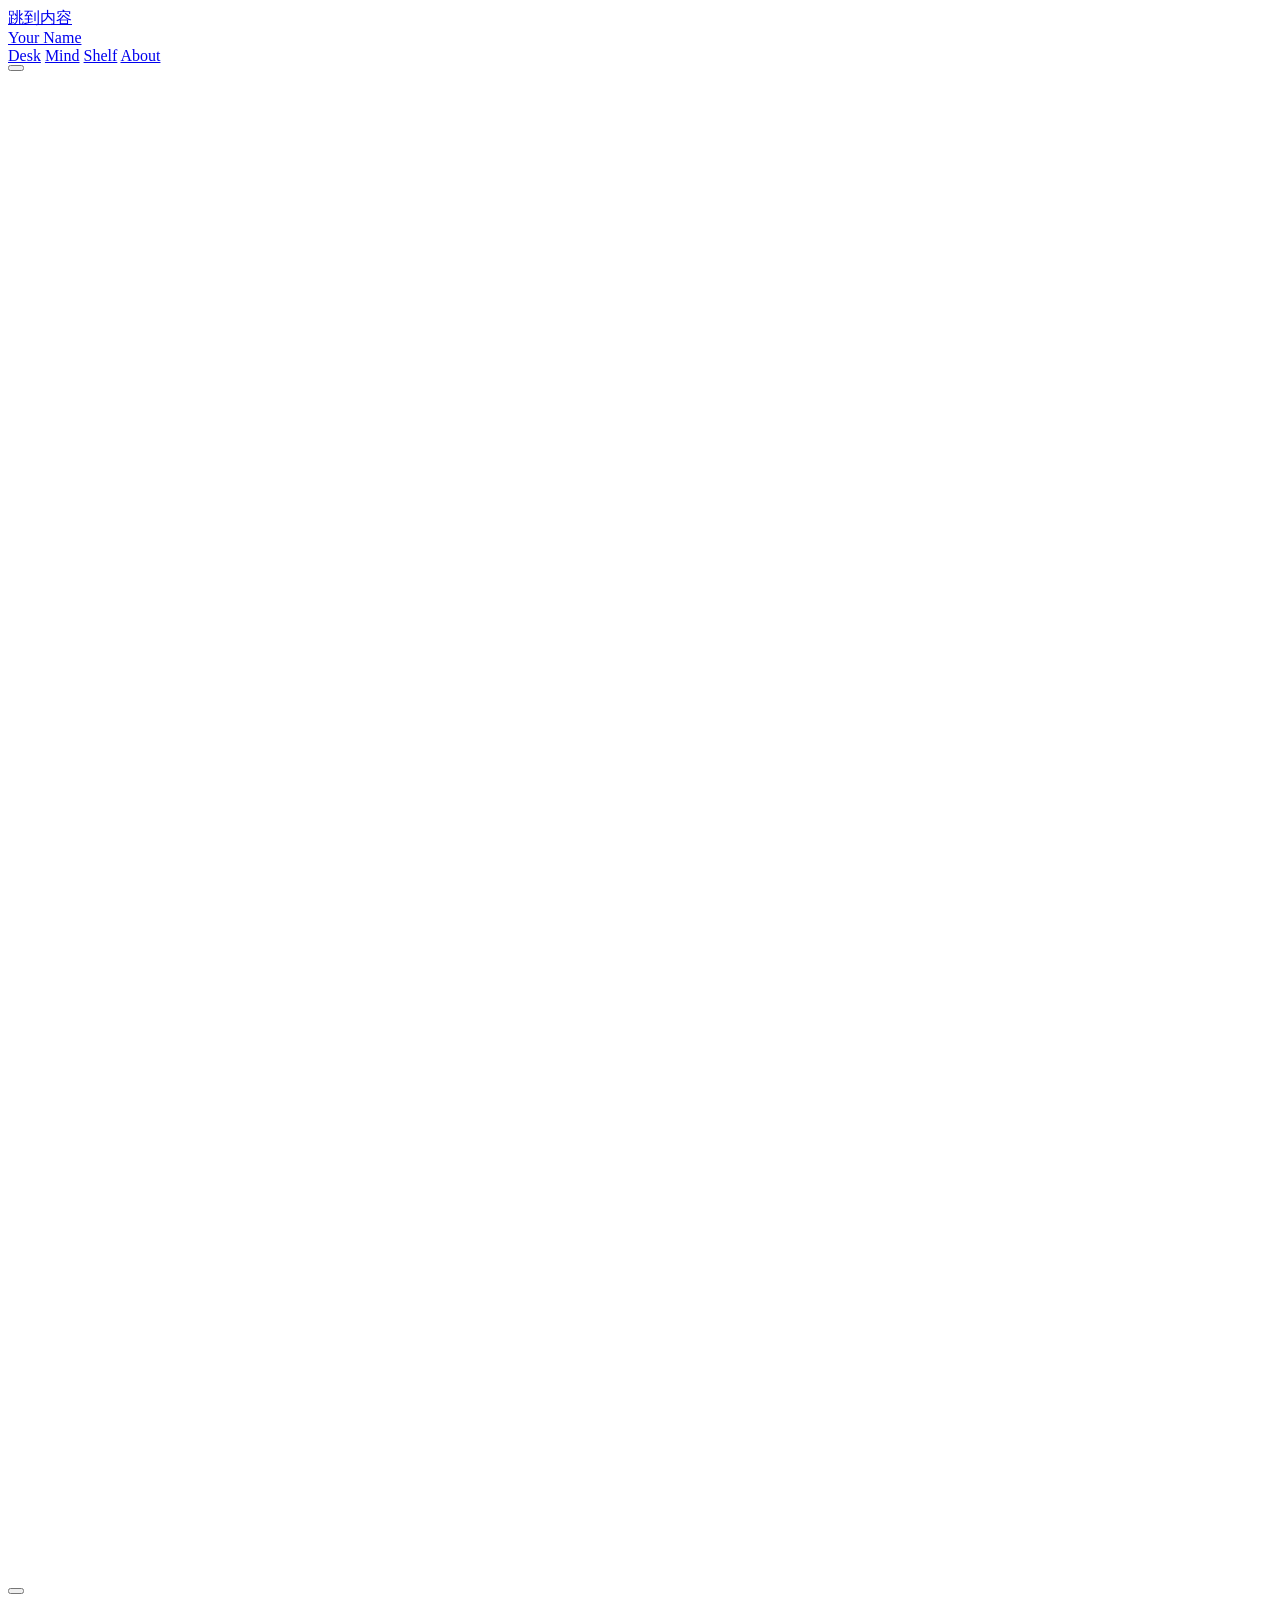
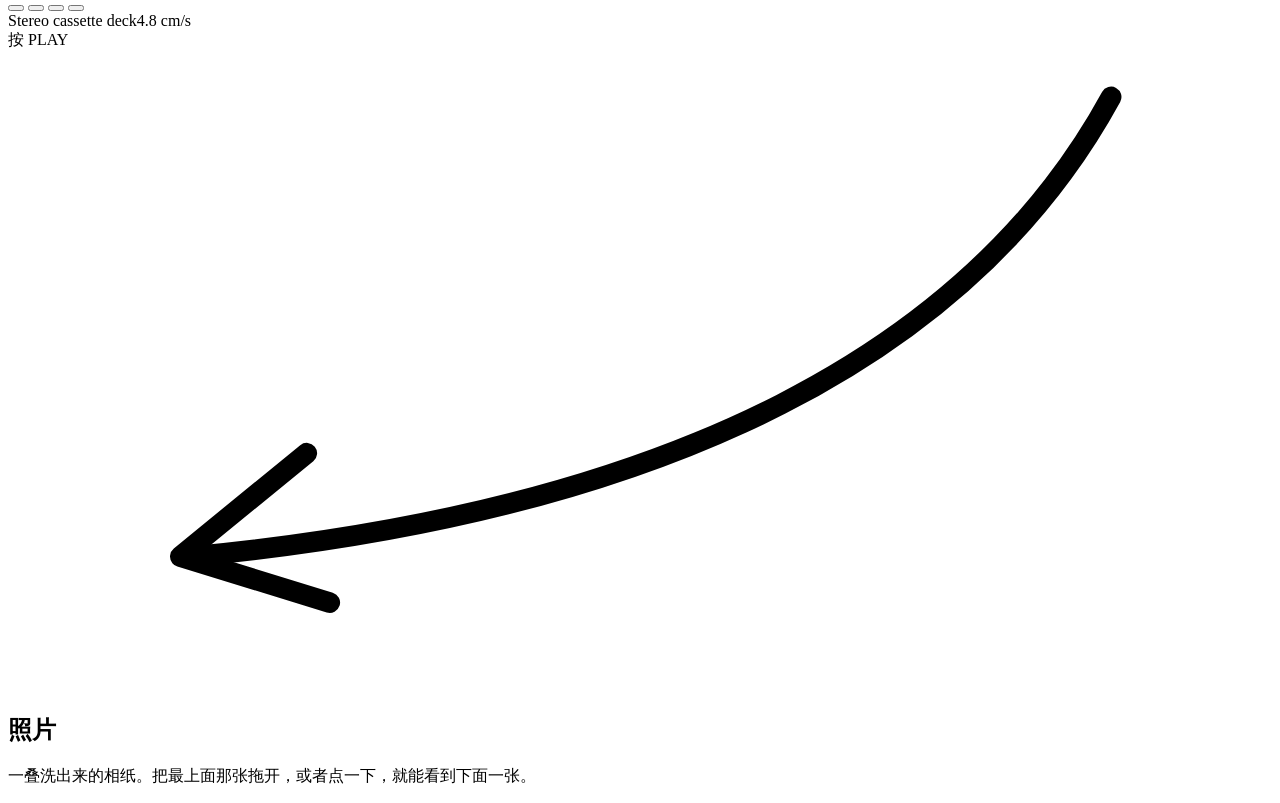
<file: parts/top.html>
<body>
<a class="skip" href="#main">跳到内容</a>
<header class="menubar">
  <a class="sig" href="#top">Your Name</a>
  <nav class="nav" aria-label="主导航">
    <a href="#top" data-nav="desk"><span class="tx">Desk</span></a>
    <a href="#mind" data-nav="mind"><span class="tx">Mind</span></a>
    <a href="#shelf" data-nav="shelf"><span class="tx">Shelf</span></a>
    <a href="#about" data-nav="about"><span class="tx">About</span></a>
  </nav>
</header>
<div class="sel" id="sel" aria-hidden="true"><i></i><i></i><i></i><i></i><b id="selname"></b><em id="seldim"></em></div>

<main id="main">
<section class="hero" id="top" data-nav="desk" aria-label="一盘磁带">
  <div class="player">
    <button class="cassette" id="cassette" aria-label="磁带：点一下播放，再点一下停止"></button>
    <div class="deck" id="deck">
      <div class="meters" aria-hidden="true"><svg class="vu" id="vuL" viewBox="0 0 300 180"></svg><svg class="vu" id="vuR" viewBox="0 0 300 180"></svg></div>
      <div class="ctl">
        <div class="ctop">
          <div class="counter" id="counter" role="img" aria-label="计数器 000"><span class="drum"><i></i></span><span class="drum"><i></i></span><span class="drum"><i></i></span></div>
          <button class="rst" id="rst" aria-label="计数器归零"></button>
        </div>
        <div class="krow">
          <span class="led" id="led" aria-hidden="true"></span>
          <div class="keys" role="group" aria-label="走带键">
            <button class="key" id="kRew" aria-pressed="false" aria-label="倒带"><svg viewBox="0 0 20 12"><path d="M9.5 0v12L0 6zM20 0v12L10.5 6z"/></svg></button>
            <button class="key" id="kPlay" aria-pressed="false" aria-label="播放"><svg viewBox="0 0 20 12"><path d="M6 0v12l9.5-6z"/></svg></button>
            <button class="key" id="kFf" aria-pressed="false" aria-label="快进"><svg viewBox="0 0 20 12"><path d="M0 0v12l9.5-6zM10.5 0v12L20 6z"/></svg></button>
            <button class="key" id="kStop" aria-label="停止"><svg viewBox="0 0 20 12"><rect x="5" y="1" width="10" height="10"/></svg></button>
          </div>
        </div>
      </div>
      <div class="deckfoot"><span class="eng">Stereo cassette deck</span><span class="eng">4.8 cm/s</span></div>
    </div>
    <div class="note" id="note" aria-hidden="true">
      <span>按 PLAY</span>
      <svg viewBox="0 0 110 56"><path d="M96 4C84 26 58 40 16 44" fill="none" stroke="currentColor" stroke-width="1.8" stroke-linecap="round"/><path d="M26 35l-11 9 13 4" fill="none" stroke="currentColor" stroke-width="1.8" stroke-linecap="round" stroke-linejoin="round"/></svg>
    </div>
  </div>
</section>

<section class="sec" id="desk" data-nav="desk" aria-labelledby="h1x">
  <div class="head">
    <h2 id="h1x">照片</h2>
    <p>一叠洗出来的相纸。把最上面那张拖开，或者点一下，就能看到下面一张。</p>
  </div>
  <div class="pile" id="pile" tabindex="0" role="group" aria-label="一叠照片，按回车看下一张，左方向键看上一张"></div>
</section>
</file>
